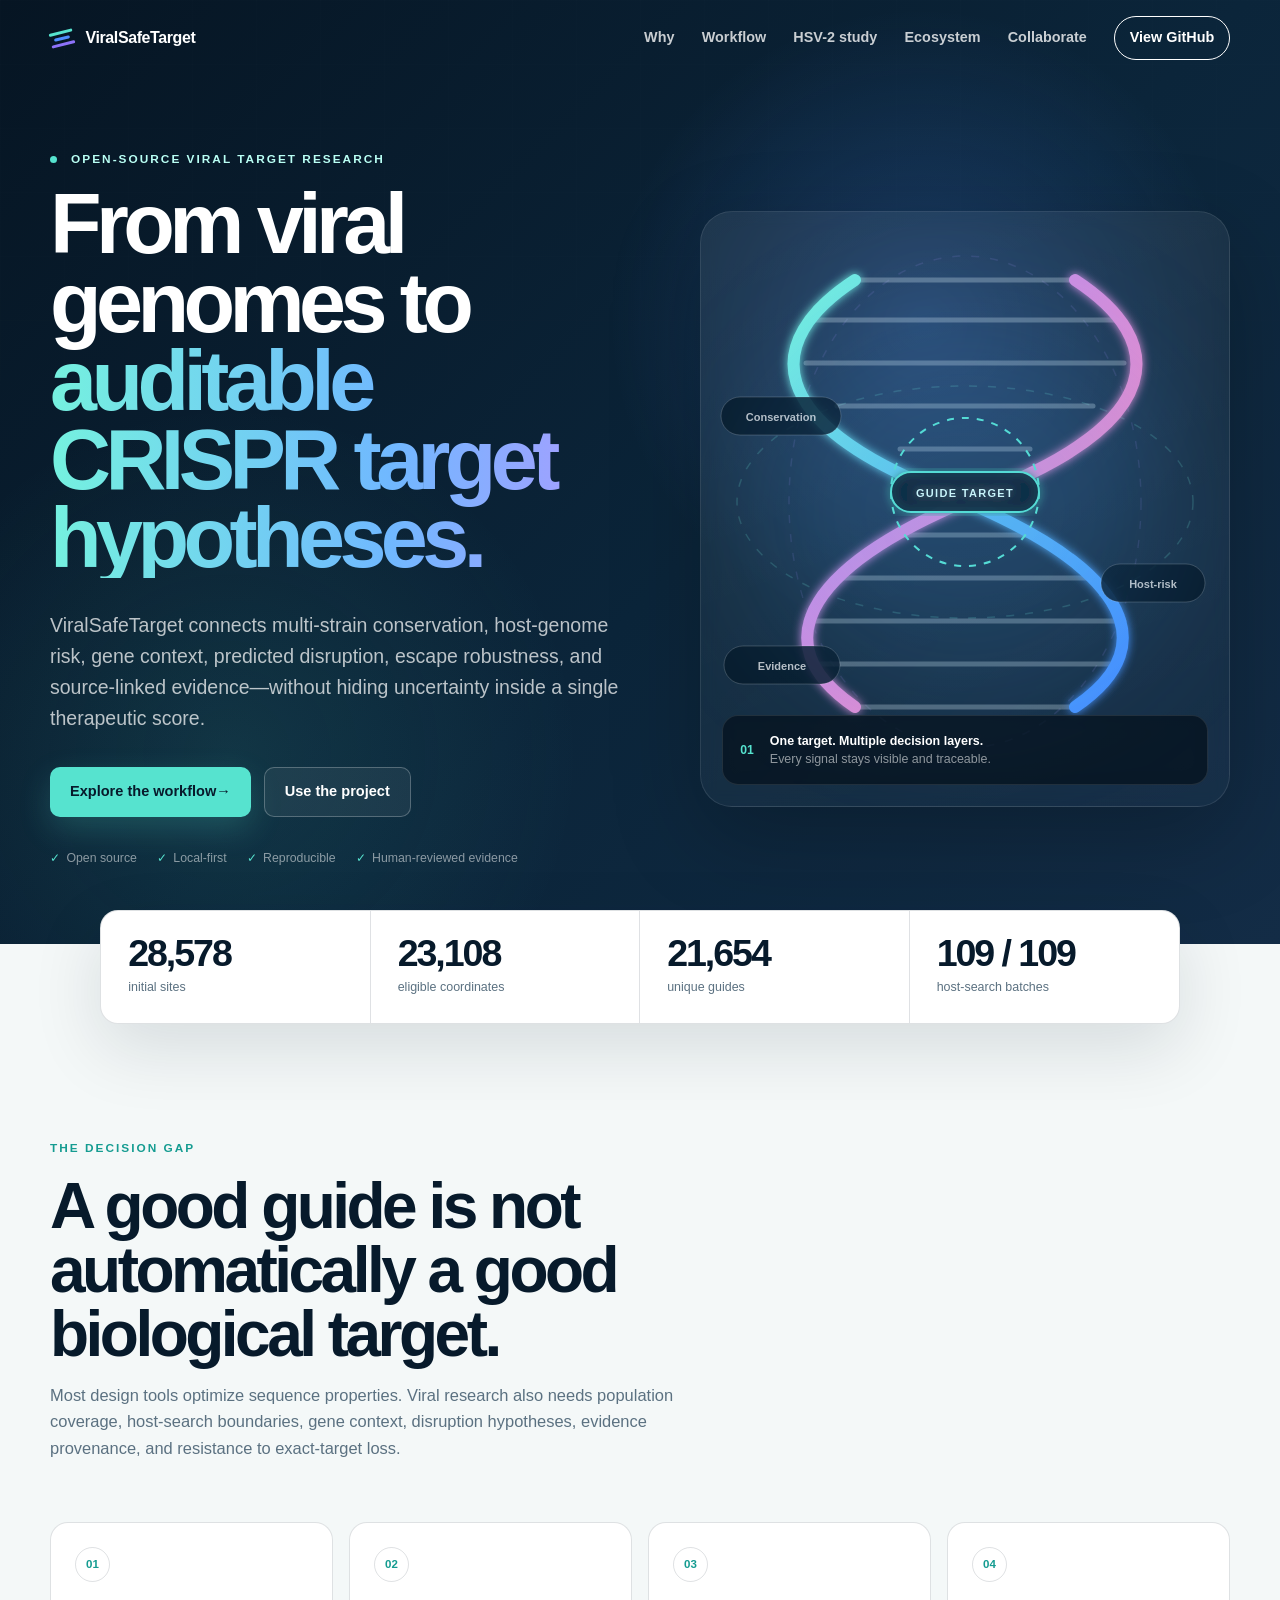
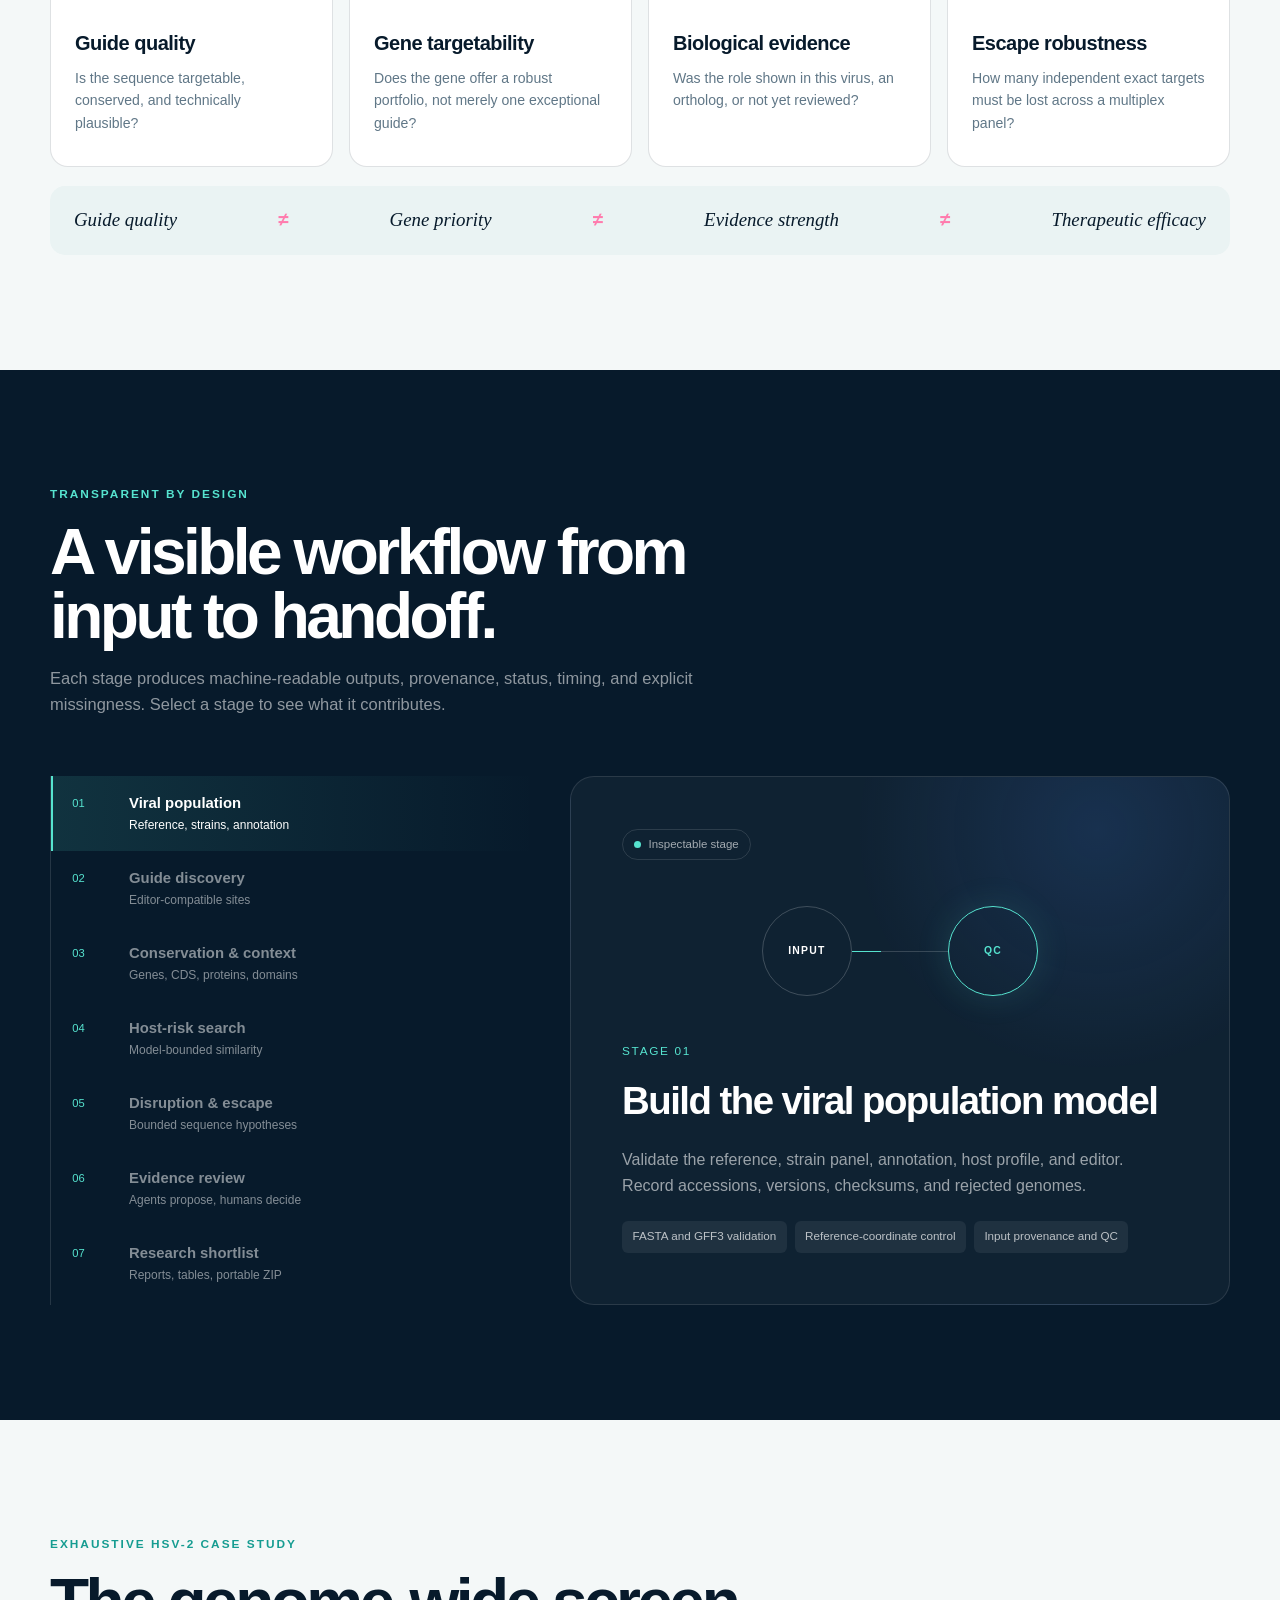
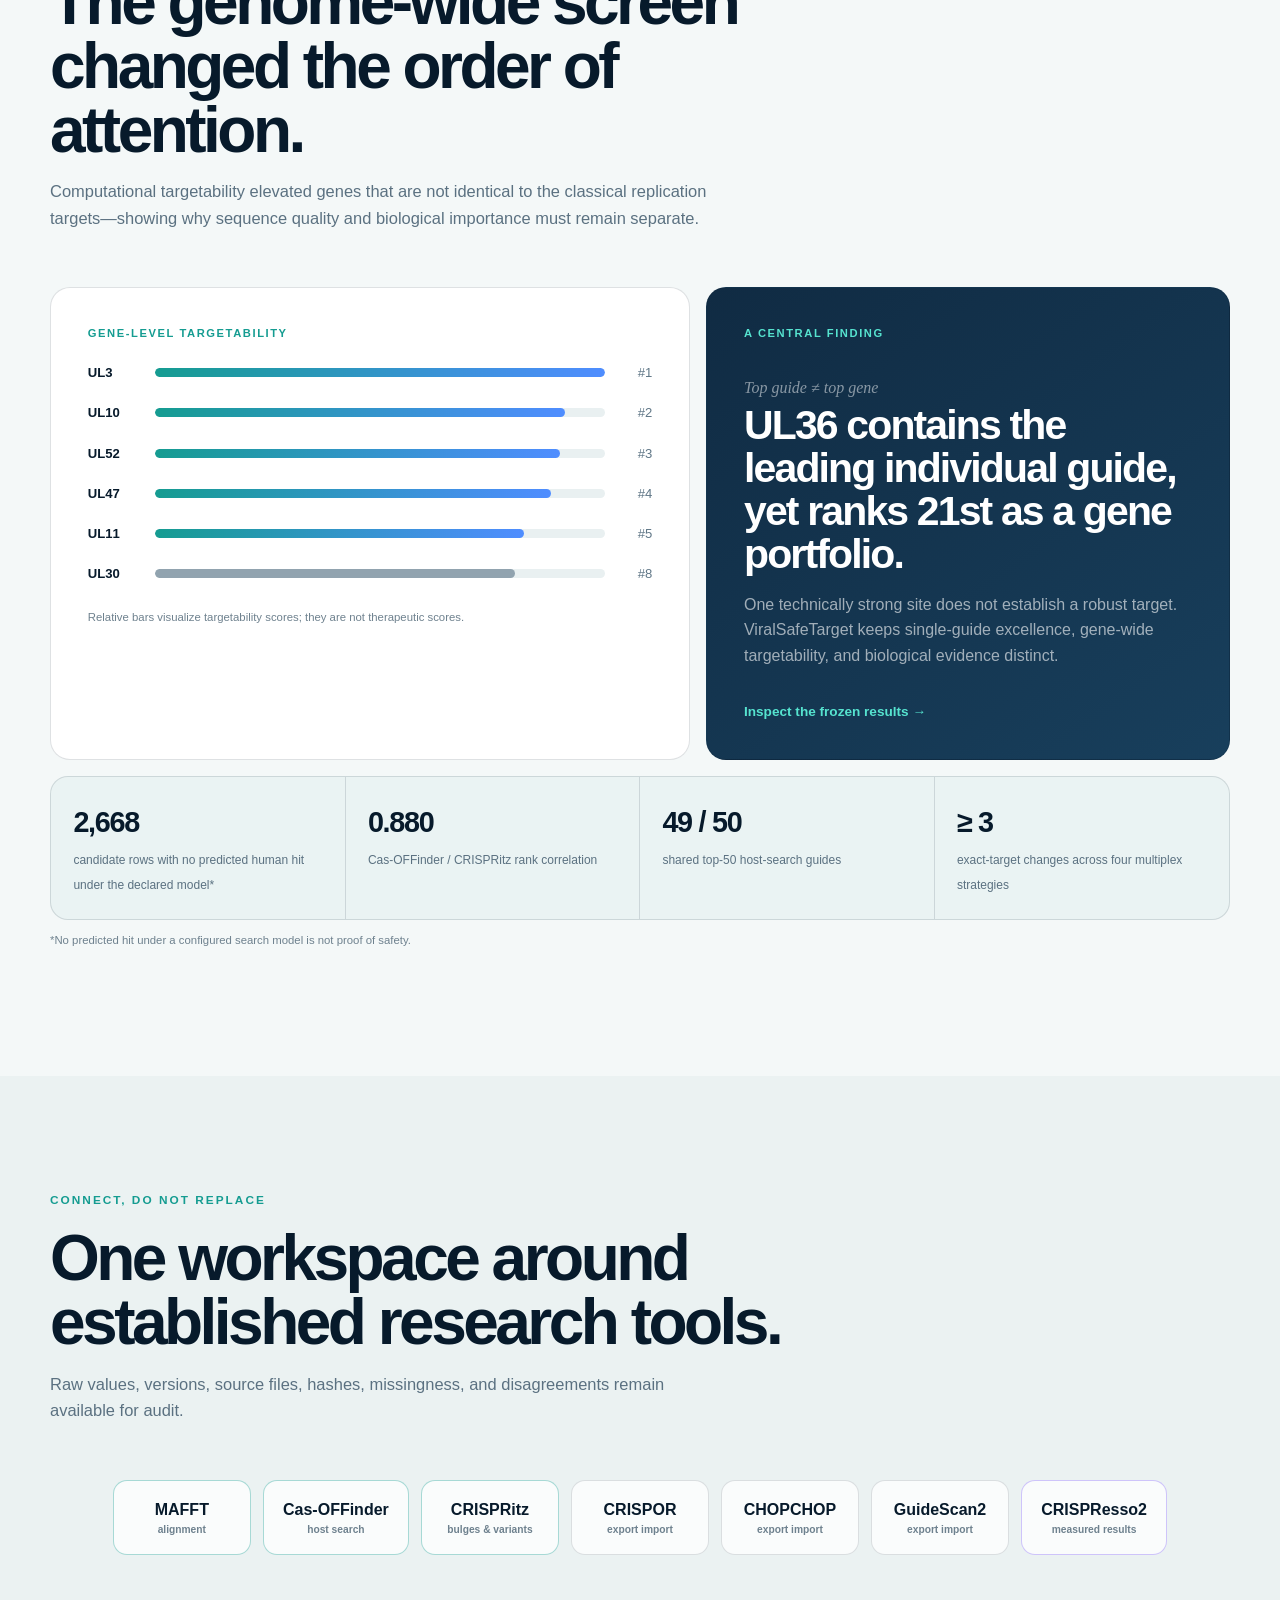
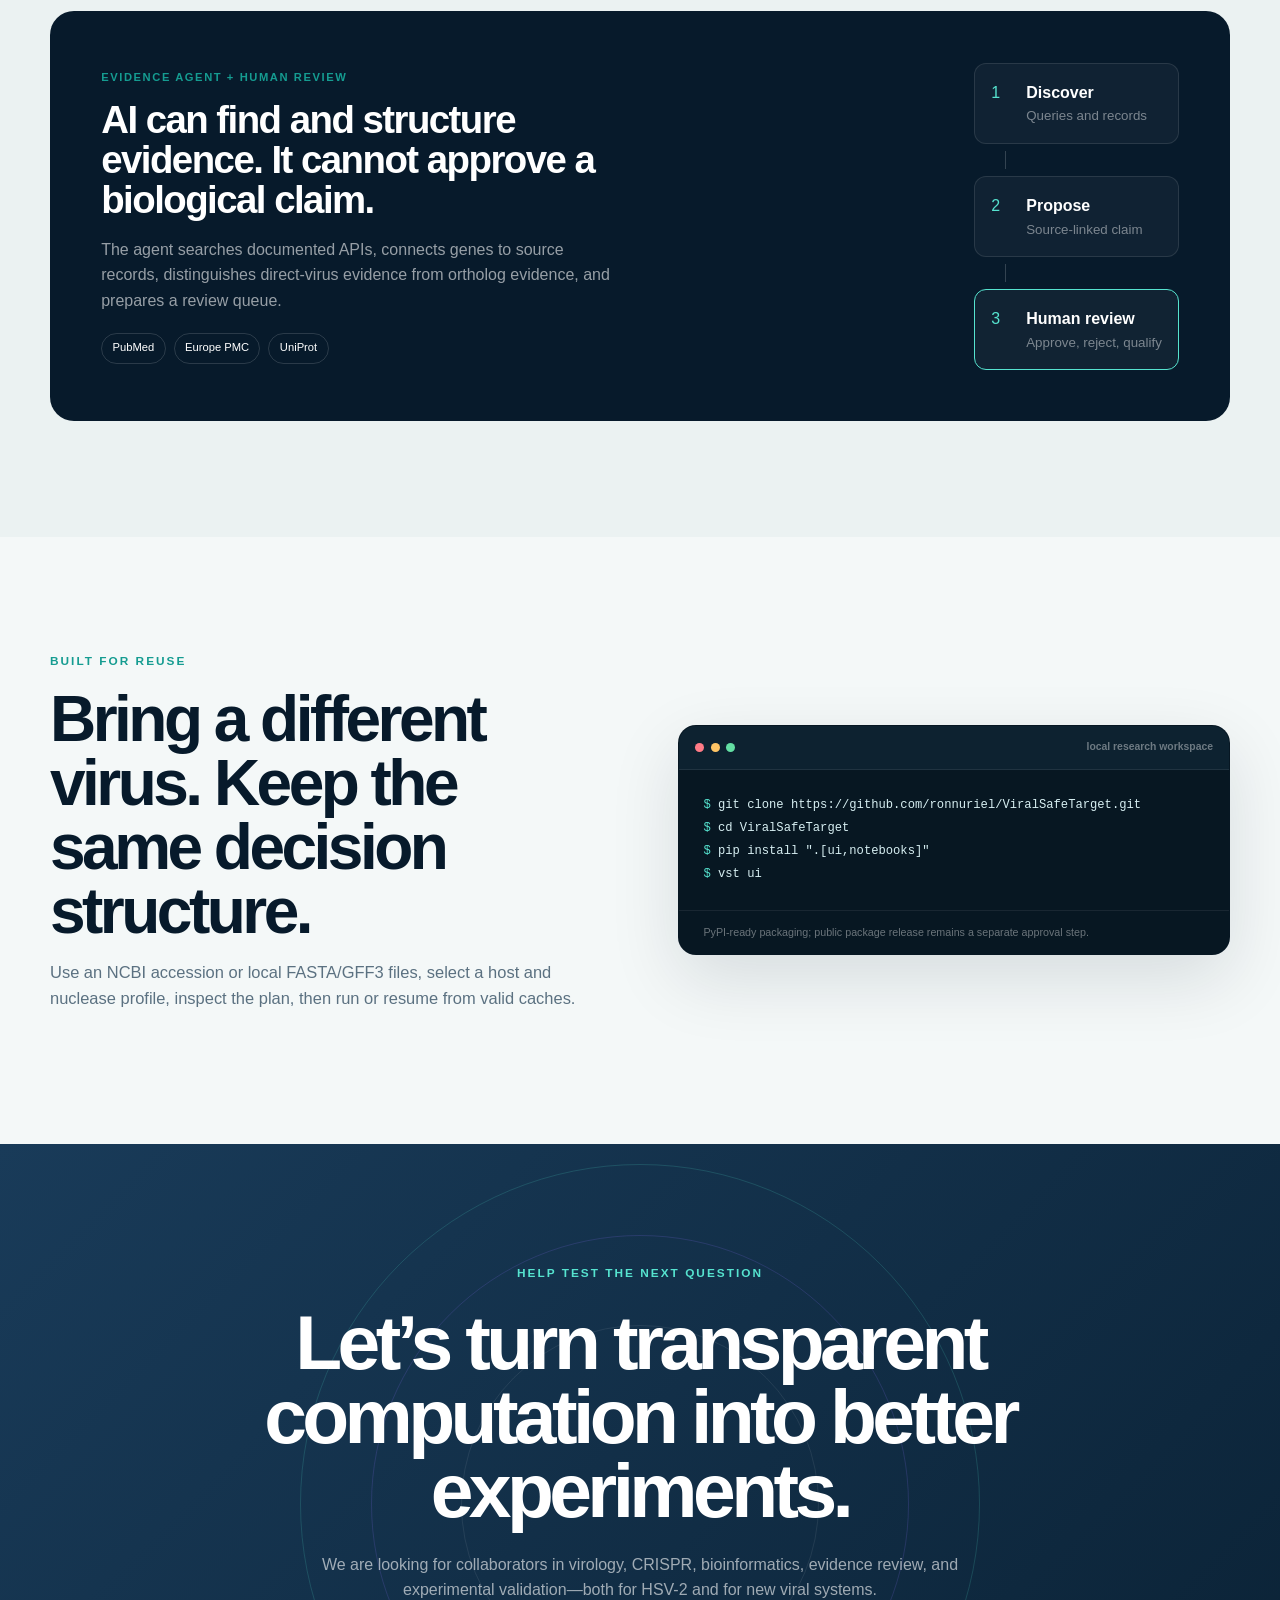
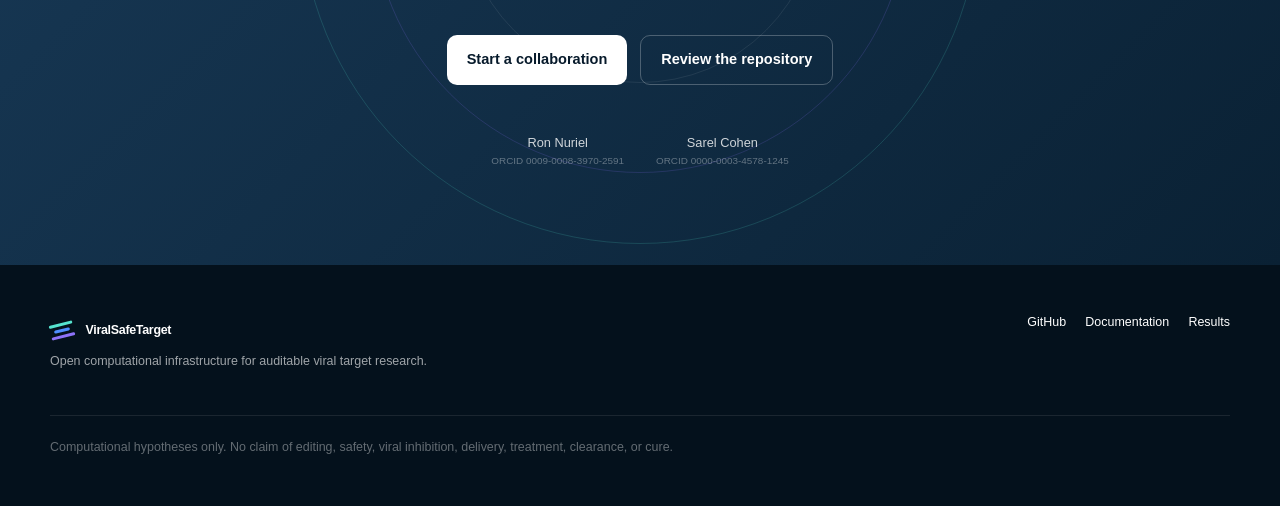
<file: docs/index.html>
<!doctype html>
<html lang="en">
<head>
  <meta charset="utf-8">
  <meta name="viewport" content="width=device-width, initial-scale=1">
  <meta name="description" content="ViralSafeTarget is an open, virus-first platform for auditable CRISPR target prioritization across viral populations.">
  <meta name="theme-color" content="#071a2b">
  <meta property="og:title" content="ViralSafeTarget — virus-first CRISPR target intelligence">
  <meta property="og:description" content="From viral genomes to an auditable research shortlist—without hiding uncertainty.">
  <meta property="og:type" content="website">
  <meta property="og:url" content="https://ronnuriel.github.io/ViralSafeTarget/">
  <title>ViralSafeTarget — virus-first CRISPR target intelligence</title>
  <link rel="icon" href="assets/landing/favicon.svg" type="image/svg+xml">
  <link rel="stylesheet" href="assets/landing/styles.css">
</head>
<body>
  <a class="skip-link" href="#main">Skip to content</a>

  <header class="site-header" data-header>
    <a class="brand" href="#top" aria-label="ViralSafeTarget home">
      <span class="brand-mark" aria-hidden="true">
        <span></span><span></span><span></span>
      </span>
      <span>ViralSafeTarget</span>
    </a>
    <button class="menu-button" type="button" aria-expanded="false" aria-controls="site-nav">
      <span></span><span></span><span></span><span class="sr-only">Open navigation</span>
    </button>
    <nav id="site-nav" class="site-nav" aria-label="Primary navigation">
      <a href="#why">Why</a>
      <a href="#workflow">Workflow</a>
      <a href="#results">HSV-2 study</a>
      <a href="#ecosystem">Ecosystem</a>
      <a href="#collaborate">Collaborate</a>
      <a class="nav-cta" href="https://github.com/ronnuriel/ViralSafeTarget">View GitHub</a>
    </nav>
  </header>

  <main id="main">
    <section id="top" class="hero section-shell">
      <div class="hero-copy reveal">
        <div class="eyebrow"><span class="pulse-dot"></span> Open-source viral target research</div>
        <h1>From viral genomes to <span>auditable CRISPR target hypotheses.</span></h1>
        <p class="hero-lede">ViralSafeTarget connects multi-strain conservation, host-genome risk,
          gene context, predicted disruption, escape robustness, and source-linked evidence—without
          hiding uncertainty inside a single therapeutic score.</p>
        <div class="hero-actions">
          <a class="button button-primary" href="#workflow">Explore the workflow <span aria-hidden="true">→</span></a>
          <a class="button button-secondary" href="https://github.com/ronnuriel/ViralSafeTarget">Use the project</a>
        </div>
        <div class="trust-row" aria-label="Project qualities">
          <span>Open source</span><span>Local-first</span><span>Reproducible</span><span>Human-reviewed evidence</span>
        </div>
      </div>

      <div class="helix-card reveal" aria-label="Animated DNA target discovery illustration">
        <div class="helix-glow"></div>
        <svg class="helix" viewBox="0 0 520 580" role="img" aria-labelledby="helix-title helix-desc">
          <title id="helix-title">A stylized animated DNA helix</title>
          <desc id="helix-desc">Two DNA strands with a highlighted guide target and transparent analysis layers.</desc>
          <defs>
            <linearGradient id="strandA" x1="0" y1="0" x2="1" y2="1">
              <stop offset="0" stop-color="#75f1df"/><stop offset="1" stop-color="#438cff"/>
            </linearGradient>
            <linearGradient id="strandB" x1="0" y1="0" x2="1" y2="1">
              <stop offset="0" stop-color="#a890ff"/><stop offset="1" stop-color="#ff8ab7"/>
            </linearGradient>
            <filter id="softGlow"><feGaussianBlur stdDeviation="5" result="blur"/><feMerge><feMergeNode in="blur"/><feMergeNode in="SourceGraphic"/></feMerge></filter>
          </defs>
          <g class="orbit orbit-one"><ellipse cx="260" cy="290" rx="228" ry="116"/></g>
          <g class="orbit orbit-two"><ellipse cx="260" cy="290" rx="176" ry="246"/></g>
          <g class="dna-rungs" stroke-linecap="round">
            <line x1="150" y1="68" x2="370" y2="68"/><line x1="111" y1="108" x2="409" y2="108"/>
            <line x1="101" y1="151" x2="419" y2="151"/><line x1="132" y1="194" x2="388" y2="194"/>
            <line x1="195" y1="237" x2="325" y2="237"/><line class="target-rung" x1="237" y1="280" x2="283" y2="280"/>
            <line x1="195" y1="323" x2="325" y2="323"/><line x1="132" y1="366" x2="388" y2="366"/>
            <line x1="101" y1="409" x2="419" y2="409"/><line x1="111" y1="452" x2="409" y2="452"/>
            <line x1="150" y1="495" x2="370" y2="495"/>
          </g>
          <path class="strand strand-a" d="M150 68 C55 130 60 210 237 280 C415 350 466 430 370 495"/>
          <path class="strand strand-b" d="M370 68 C465 130 460 210 283 280 C105 350 54 430 150 495"/>
          <g class="guide-target" filter="url(#softGlow)">
            <rect x="186" y="260" width="148" height="40" rx="20"/>
            <text x="260" y="285" text-anchor="middle">GUIDE TARGET</text>
          </g>
          <g class="scan-ring"><circle cx="260" cy="280" r="74"/></g>
          <g class="data-tag tag-a"><rect width="120" height="38" rx="19"/><text x="60" y="24" text-anchor="middle">Conservation</text></g>
          <g class="data-tag tag-b"><rect width="104" height="38" rx="19"/><text x="52" y="24" text-anchor="middle">Host-risk</text></g>
          <g class="data-tag tag-c"><rect width="116" height="38" rx="19"/><text x="58" y="24" text-anchor="middle">Evidence</text></g>
        </svg>
        <div class="helix-caption">
          <span class="caption-index">01</span>
          <p><strong>One target. Multiple decision layers.</strong><br>Every signal stays visible and traceable.</p>
        </div>
      </div>
    </section>

    <section class="metric-band" aria-label="HSV-2 case study metrics">
      <div class="metric" data-count="28578"><strong>28,578</strong><span>initial sites</span></div>
      <div class="metric" data-count="23108"><strong>23,108</strong><span>eligible coordinates</span></div>
      <div class="metric" data-count="21654"><strong>21,654</strong><span>unique guides</span></div>
      <div class="metric"><strong>109 / 109</strong><span>host-search batches</span></div>
    </section>

    <section id="why" class="content-section section-shell">
      <div class="section-heading reveal">
        <p class="kicker">The decision gap</p>
        <h2>A good guide is not automatically a good biological target.</h2>
        <p>Most design tools optimize sequence properties. Viral research also needs population
          coverage, host-search boundaries, gene context, disruption hypotheses, evidence provenance,
          and resistance to exact-target loss.</p>
      </div>
      <div class="principle-grid">
        <article class="principle-card reveal"><span>01</span><h3>Guide quality</h3><p>Is the sequence targetable, conserved, and technically plausible?</p></article>
        <article class="principle-card reveal"><span>02</span><h3>Gene targetability</h3><p>Does the gene offer a robust portfolio, not merely one exceptional guide?</p></article>
        <article class="principle-card reveal"><span>03</span><h3>Biological evidence</h3><p>Was the role shown in this virus, an ortholog, or not yet reviewed?</p></article>
        <article class="principle-card reveal"><span>04</span><h3>Escape robustness</h3><p>How many independent exact targets must be lost across a multiplex panel?</p></article>
      </div>
      <div class="equation reveal" aria-label="Core project principle">
        <span>Guide quality</span><b>≠</b><span>Gene priority</span><b>≠</b><span>Evidence strength</span><b>≠</b><span>Therapeutic efficacy</span>
      </div>
    </section>

    <section id="workflow" class="content-section workflow-section">
      <div class="section-shell">
        <div class="section-heading inverse reveal">
          <p class="kicker">Transparent by design</p>
          <h2>A visible workflow from input to handoff.</h2>
          <p>Each stage produces machine-readable outputs, provenance, status, timing, and explicit
            missingness. Select a stage to see what it contributes.</p>
        </div>
        <div class="workflow-layout">
          <div class="workflow-rail" role="tablist" aria-label="Research workflow">
            <button class="workflow-step active" role="tab" aria-selected="true" data-step="0"><span>01</span><b>Viral population</b><small>Reference, strains, annotation</small></button>
            <button class="workflow-step" role="tab" aria-selected="false" data-step="1"><span>02</span><b>Guide discovery</b><small>Editor-compatible sites</small></button>
            <button class="workflow-step" role="tab" aria-selected="false" data-step="2"><span>03</span><b>Conservation & context</b><small>Genes, CDS, proteins, domains</small></button>
            <button class="workflow-step" role="tab" aria-selected="false" data-step="3"><span>04</span><b>Host-risk search</b><small>Model-bounded similarity</small></button>
            <button class="workflow-step" role="tab" aria-selected="false" data-step="4"><span>05</span><b>Disruption & escape</b><small>Bounded sequence hypotheses</small></button>
            <button class="workflow-step" role="tab" aria-selected="false" data-step="5"><span>06</span><b>Evidence review</b><small>Agents propose, humans decide</small></button>
            <button class="workflow-step" role="tab" aria-selected="false" data-step="6"><span>07</span><b>Research shortlist</b><small>Reports, tables, portable ZIP</small></button>
          </div>
          <div class="workflow-detail reveal" role="tabpanel" aria-live="polite">
            <div class="workflow-status"><span></span> Inspectable stage</div>
            <div class="workflow-visual" aria-hidden="true"><div class="flow-node">INPUT</div><div class="flow-line"><i></i></div><div class="flow-node accent">QC</div></div>
            <p class="workflow-number">Stage <span data-detail-number>01</span></p>
            <h3 data-detail-title>Build the viral population model</h3>
            <p data-detail-copy>Validate the reference, strain panel, annotation, host profile, and editor. Record accessions, versions, checksums, and rejected genomes.</p>
            <ul data-detail-list><li>FASTA and GFF3 validation</li><li>Reference-coordinate control</li><li>Input provenance and QC</li></ul>
          </div>
        </div>
      </div>
    </section>

    <section id="results" class="content-section section-shell">
      <div class="section-heading reveal">
        <p class="kicker">Exhaustive HSV-2 case study</p>
        <h2>The genome-wide screen changed the order of attention.</h2>
        <p>Computational targetability elevated genes that are not identical to the classical
          replication targets—showing why sequence quality and biological importance must remain separate.</p>
      </div>
      <div class="results-grid">
        <article class="rank-card reveal">
          <div class="card-label">Gene-level targetability</div>
          <div class="rank-row"><b>UL3</b><div><i style="--width:100%"></i></div><span>#1</span></div>
          <div class="rank-row"><b>UL10</b><div><i style="--width:91%"></i></div><span>#2</span></div>
          <div class="rank-row"><b>UL52</b><div><i style="--width:90%"></i></div><span>#3</span></div>
          <div class="rank-row"><b>UL47</b><div><i style="--width:88%"></i></div><span>#4</span></div>
          <div class="rank-row"><b>UL11</b><div><i style="--width:82%"></i></div><span>#5</span></div>
          <div class="rank-row muted"><b>UL30</b><div><i style="--width:80%"></i></div><span>#8</span></div>
          <p class="chart-note">Relative bars visualize targetability scores; they are not therapeutic scores.</p>
        </article>
        <article class="finding-card reveal">
          <div class="card-label">A central finding</div>
          <p class="finding-kicker">Top guide ≠ top gene</p>
          <h3>UL36 contains the leading individual guide, yet ranks 21st as a gene portfolio.</h3>
          <p>One technically strong site does not establish a robust target. ViralSafeTarget keeps
            single-guide excellence, gene-wide targetability, and biological evidence distinct.</p>
          <a href="https://github.com/ronnuriel/ViralSafeTarget/tree/main/reports/hsv2_genome_wide_exhaustive">Inspect the frozen results <span>→</span></a>
        </article>
      </div>
      <div class="evidence-strip reveal">
        <div><strong>2,668</strong><span>candidate rows with no predicted human hit under the declared model*</span></div>
        <div><strong>0.880</strong><span>Cas-OFFinder / CRISPRitz rank correlation</span></div>
        <div><strong>49 / 50</strong><span>shared top-50 host-search guides</span></div>
        <div><strong>≥ 3</strong><span>exact-target changes across four multiplex strategies</span></div>
      </div>
      <p class="footnote">*No predicted hit under a configured search model is not proof of safety.</p>
    </section>

    <section id="ecosystem" class="content-section ecosystem-section">
      <div class="section-shell">
        <div class="section-heading reveal">
          <p class="kicker">Connect, do not replace</p>
          <h2>One workspace around established research tools.</h2>
          <p>Raw values, versions, source files, hashes, missingness, and disagreements remain available for audit.</p>
        </div>
        <div class="tool-cloud reveal" aria-label="Supported tool ecosystem">
          <span class="native">MAFFT<small>alignment</small></span>
          <span class="native">Cas-OFFinder<small>host search</small></span>
          <span class="native">CRISPRitz<small>bulges & variants</small></span>
          <span>CRISPOR<small>export import</small></span>
          <span>CHOPCHOP<small>export import</small></span>
          <span>GuideScan2<small>export import</small></span>
          <span class="measured">CRISPResso2<small>measured results</small></span>
        </div>
        <div class="agent-panel reveal">
          <div class="agent-copy">
            <div class="card-label">Evidence Agent + human review</div>
            <h3>AI can find and structure evidence. It cannot approve a biological claim.</h3>
            <p>The agent searches documented APIs, connects genes to source records, distinguishes
              direct-virus evidence from ortholog evidence, and prepares a review queue.</p>
            <div class="source-pills"><span>PubMed</span><span>Europe PMC</span><span>UniProt</span></div>
          </div>
          <div class="review-stack" aria-label="Evidence review flow">
            <div><span>1</span><b>Discover</b><small>Queries and records</small></div>
            <i></i><div><span>2</span><b>Propose</b><small>Source-linked claim</small></div>
            <i></i><div class="approved"><span>3</span><b>Human review</b><small>Approve, reject, qualify</small></div>
          </div>
        </div>
      </div>
    </section>

    <section class="content-section use-section section-shell">
      <div class="use-grid">
        <div class="section-heading reveal">
          <p class="kicker">Built for reuse</p>
          <h2>Bring a different virus. Keep the same decision structure.</h2>
          <p>Use an NCBI accession or local FASTA/GFF3 files, select a host and nuclease profile,
            inspect the plan, then run or resume from valid caches.</p>
        </div>
        <div class="terminal reveal" aria-label="Installation commands">
          <div class="terminal-top"><span></span><span></span><span></span><b>local research workspace</b></div>
          <pre><code><em>$</em> git clone https://github.com/ronnuriel/ViralSafeTarget.git
<em>$</em> cd ViralSafeTarget
<em>$</em> pip install ".[ui,notebooks]"
<em>$</em> vst ui</code></pre>
          <div class="terminal-note">PyPI-ready packaging; public package release remains a separate approval step.</div>
        </div>
      </div>
    </section>

    <section id="collaborate" class="cta-section">
      <div class="cta-orbit" aria-hidden="true"></div>
      <div class="cta-content reveal">
        <p class="kicker">Help test the next question</p>
        <h2>Let’s turn transparent computation into better experiments.</h2>
        <p>We are looking for collaborators in virology, CRISPR, bioinformatics, evidence review,
          and experimental validation—both for HSV-2 and for new viral systems.</p>
        <div class="hero-actions centered">
          <a class="button button-light" href="mailto:ron.nuriel01@post.runi.ac.il?subject=ViralSafeTarget%20collaboration">Start a collaboration</a>
          <a class="button button-ghost" href="https://github.com/ronnuriel/ViralSafeTarget">Review the repository</a>
        </div>
        <div class="authors"><span>Ron Nuriel <small>ORCID 0009-0008-3970-2591</small></span><span>Sarel Cohen <small>ORCID 0000-0003-4578-1245</small></span></div>
      </div>
    </section>
  </main>

  <footer class="site-footer">
    <div><a class="brand footer-brand" href="#top"><span class="brand-mark" aria-hidden="true"><span></span><span></span><span></span></span><span>ViralSafeTarget</span></a><p>Open computational infrastructure for auditable viral target research.</p></div>
    <div class="footer-links"><a href="https://github.com/ronnuriel/ViralSafeTarget">GitHub</a><a href="https://github.com/ronnuriel/ViralSafeTarget/blob/main/README.md">Documentation</a><a href="https://github.com/ronnuriel/ViralSafeTarget/tree/main/reports">Results</a></div>
    <p class="boundary">Computational hypotheses only. No claim of editing, safety, viral inhibition, delivery, treatment, clearance, or cure.</p>
  </footer>

  <script src="assets/landing/script.js"></script>
</body>
</html>
</file>
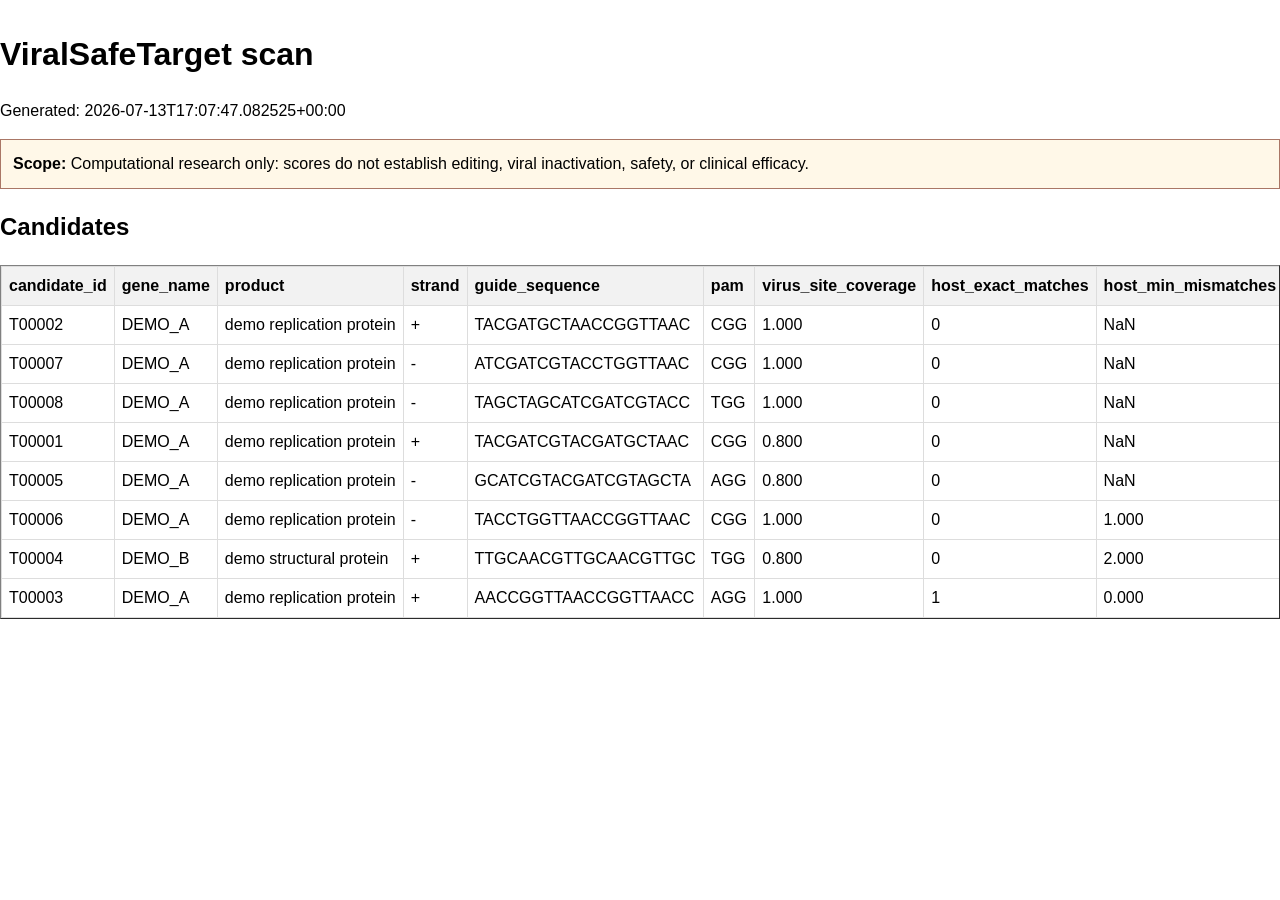
<file: examples/demo_output/report.html>
<!doctype html>
<html lang="en">
<head>
<meta charset="utf-8">
<meta name="viewport" content="width=device-width, initial-scale=1">
<title>ViralSafeTarget scan</title>
<style>
body { font-family: Arial, sans-serif; max-width: 1400px; margin: 30px auto; line-height: 1.5; }
table { border-collapse: collapse; width: 100%; display: block; overflow-x: auto; }
th, td { border: 1px solid #ddd; padding: 7px; text-align: left; white-space: nowrap; }
th { background: #f2f2f2; }
.notice { padding: 12px; border: 1px solid #a76; background: #fff8e8; }
</style>
</head>
<body>
<h1>ViralSafeTarget scan</h1>
<p>Generated: 2026-07-13T17:07:47.082525+00:00</p>
<div class="notice"><strong>Scope:</strong> Computational research only: scores do not establish editing, viral inactivation, safety, or clinical efficacy.</div>
<h2>Candidates</h2>
<table border="1" class="dataframe">
  <thead>
    <tr style="text-align: right;">
      <th>candidate_id</th>
      <th>gene_name</th>
      <th>product</th>
      <th>strand</th>
      <th>guide_sequence</th>
      <th>pam</th>
      <th>virus_site_coverage</th>
      <th>host_exact_matches</th>
      <th>host_min_mismatches</th>
      <th>demo_score</th>
      <th>decision</th>
    </tr>
  </thead>
  <tbody>
    <tr>
      <td>T00002</td>
      <td>DEMO_A</td>
      <td>demo replication protein</td>
      <td>+</td>
      <td>TACGATGCTAACCGGTTAAC</td>
      <td>CGG</td>
      <td>1.000</td>
      <td>0</td>
      <td>NaN</td>
      <td>1.000</td>
      <td>prioritize_for_literature_review</td>
    </tr>
    <tr>
      <td>T00007</td>
      <td>DEMO_A</td>
      <td>demo replication protein</td>
      <td>-</td>
      <td>ATCGATCGTACCTGGTTAAC</td>
      <td>CGG</td>
      <td>1.000</td>
      <td>0</td>
      <td>NaN</td>
      <td>1.000</td>
      <td>prioritize_for_literature_review</td>
    </tr>
    <tr>
      <td>T00008</td>
      <td>DEMO_A</td>
      <td>demo replication protein</td>
      <td>-</td>
      <td>TAGCTAGCATCGATCGTACC</td>
      <td>TGG</td>
      <td>1.000</td>
      <td>0</td>
      <td>NaN</td>
      <td>1.000</td>
      <td>prioritize_for_literature_review</td>
    </tr>
    <tr>
      <td>T00001</td>
      <td>DEMO_A</td>
      <td>demo replication protein</td>
      <td>+</td>
      <td>TACGATCGTACGATGCTAAC</td>
      <td>CGG</td>
      <td>0.800</td>
      <td>0</td>
      <td>NaN</td>
      <td>0.880</td>
      <td>review</td>
    </tr>
    <tr>
      <td>T00005</td>
      <td>DEMO_A</td>
      <td>demo replication protein</td>
      <td>-</td>
      <td>GCATCGTACGATCGTAGCTA</td>
      <td>AGG</td>
      <td>0.800</td>
      <td>0</td>
      <td>NaN</td>
      <td>0.880</td>
      <td>review</td>
    </tr>
    <tr>
      <td>T00006</td>
      <td>DEMO_A</td>
      <td>demo replication protein</td>
      <td>-</td>
      <td>TACCTGGTTAACCGGTTAAC</td>
      <td>CGG</td>
      <td>1.000</td>
      <td>0</td>
      <td>1.000</td>
      <td>0.812</td>
      <td>review</td>
    </tr>
    <tr>
      <td>T00004</td>
      <td>DEMO_B</td>
      <td>demo structural protein</td>
      <td>+</td>
      <td>TTGCAACGTTGCAACGTTGC</td>
      <td>TGG</td>
      <td>0.800</td>
      <td>0</td>
      <td>2.000</td>
      <td>0.755</td>
      <td>review</td>
    </tr>
    <tr>
      <td>T00003</td>
      <td>DEMO_A</td>
      <td>demo replication protein</td>
      <td>+</td>
      <td>AACCGGTTAACCGGTTAACC</td>
      <td>AGG</td>
      <td>1.000</td>
      <td>1</td>
      <td>0.000</td>
      <td>0.750</td>
      <td>reject_demo_exact_host_match</td>
    </tr>
  </tbody>
</table>
</body>
</html>
</file>
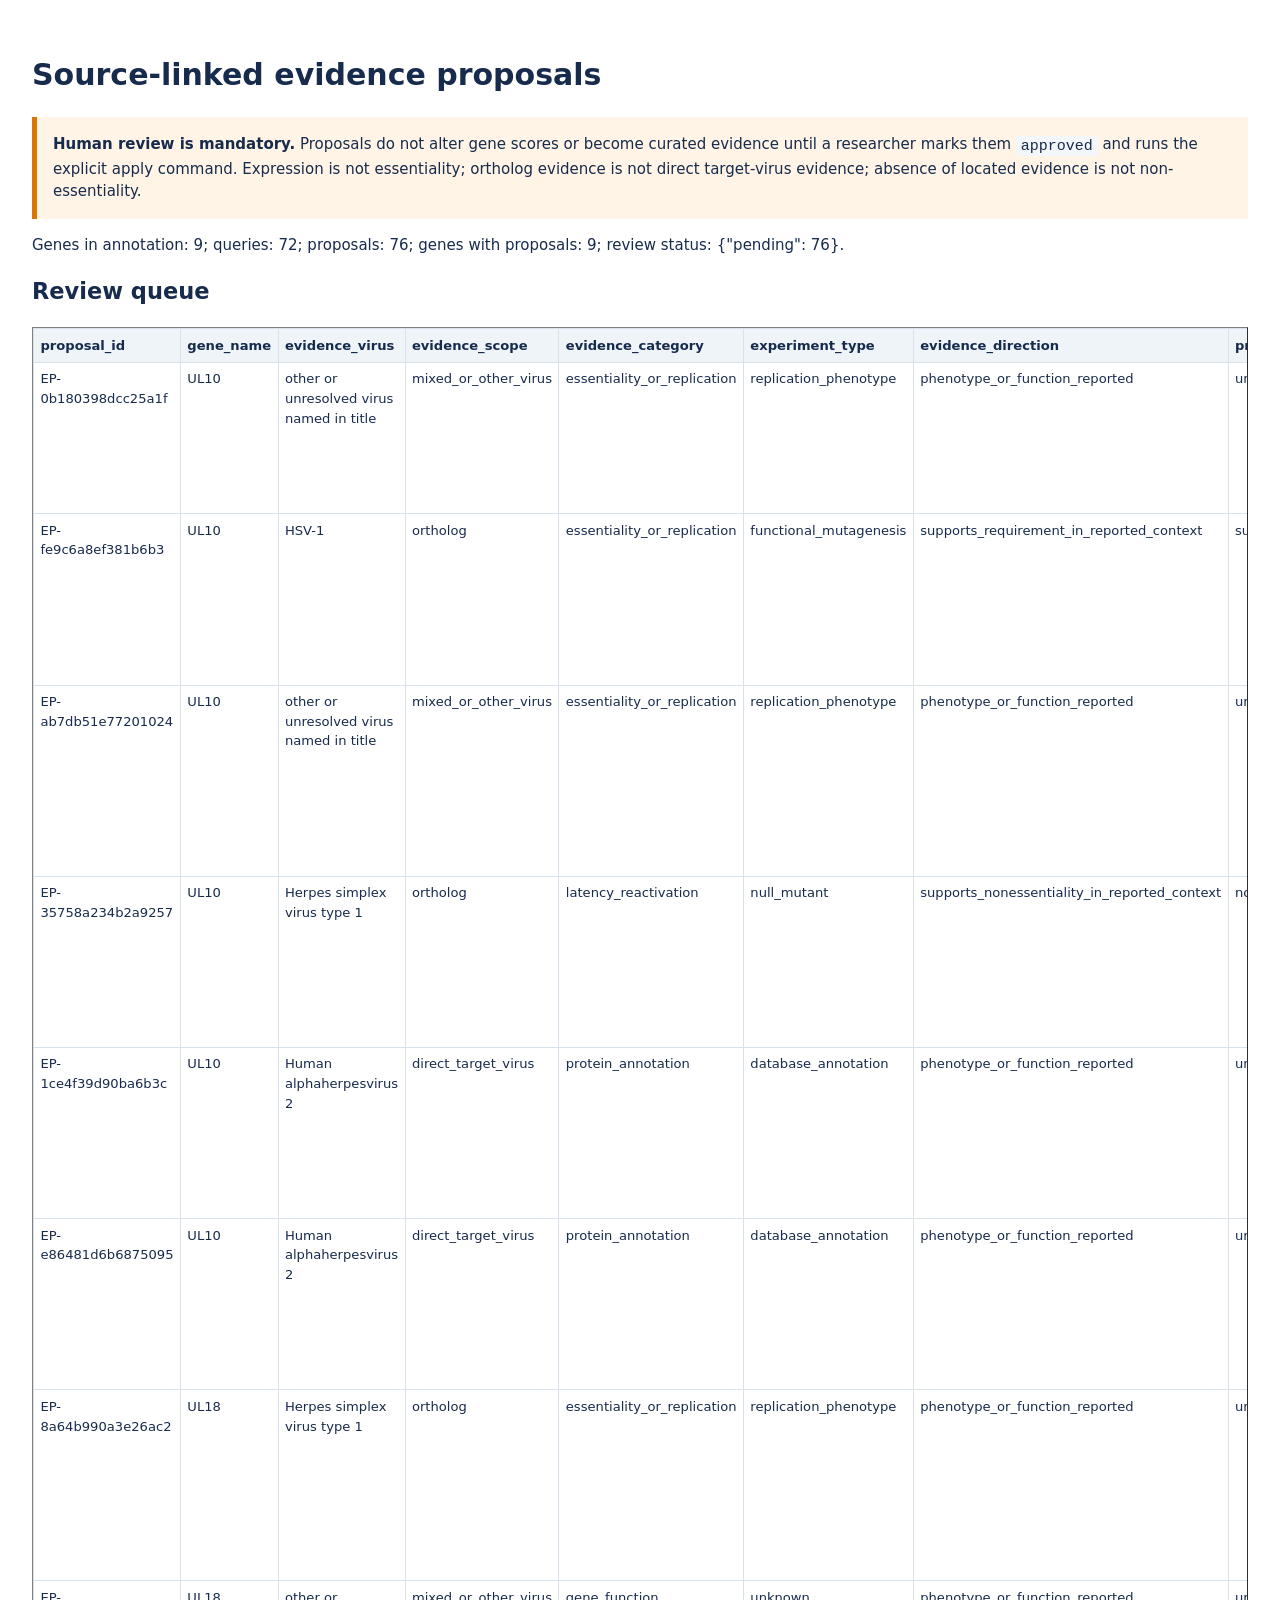
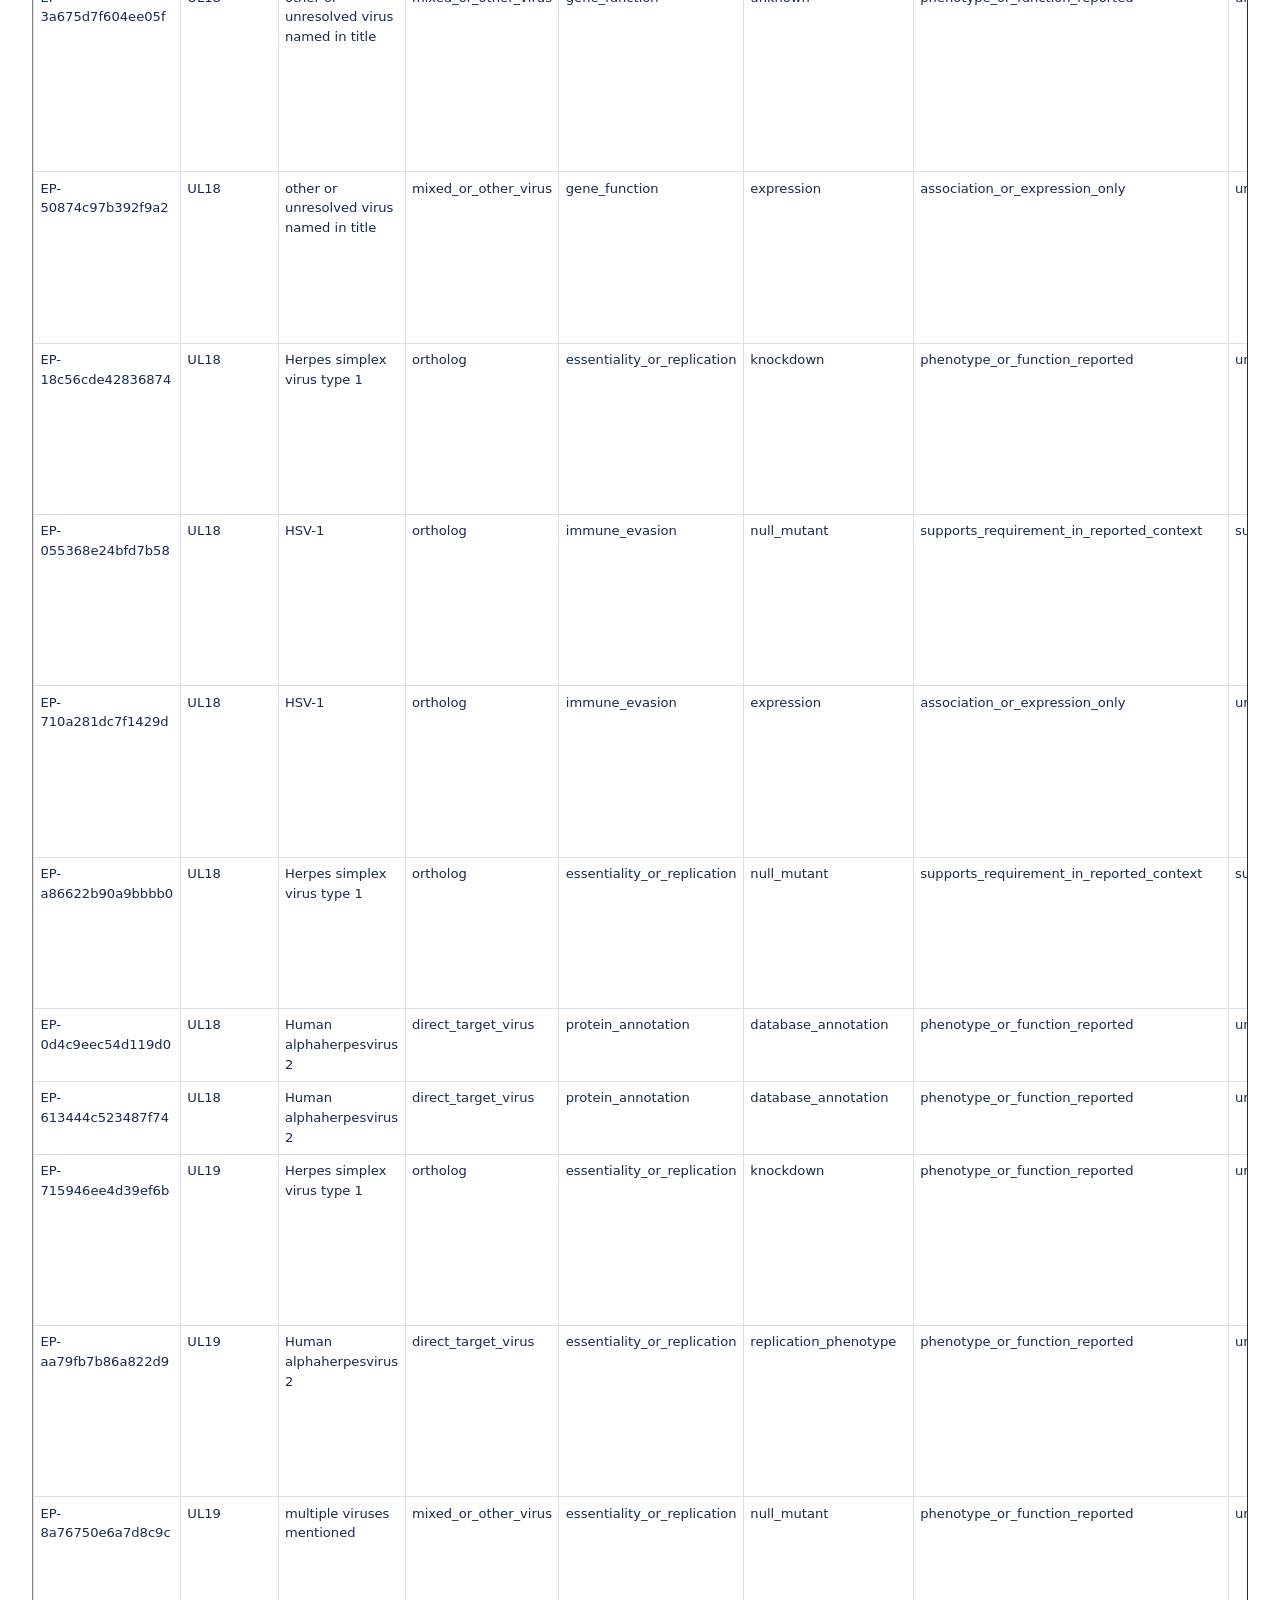
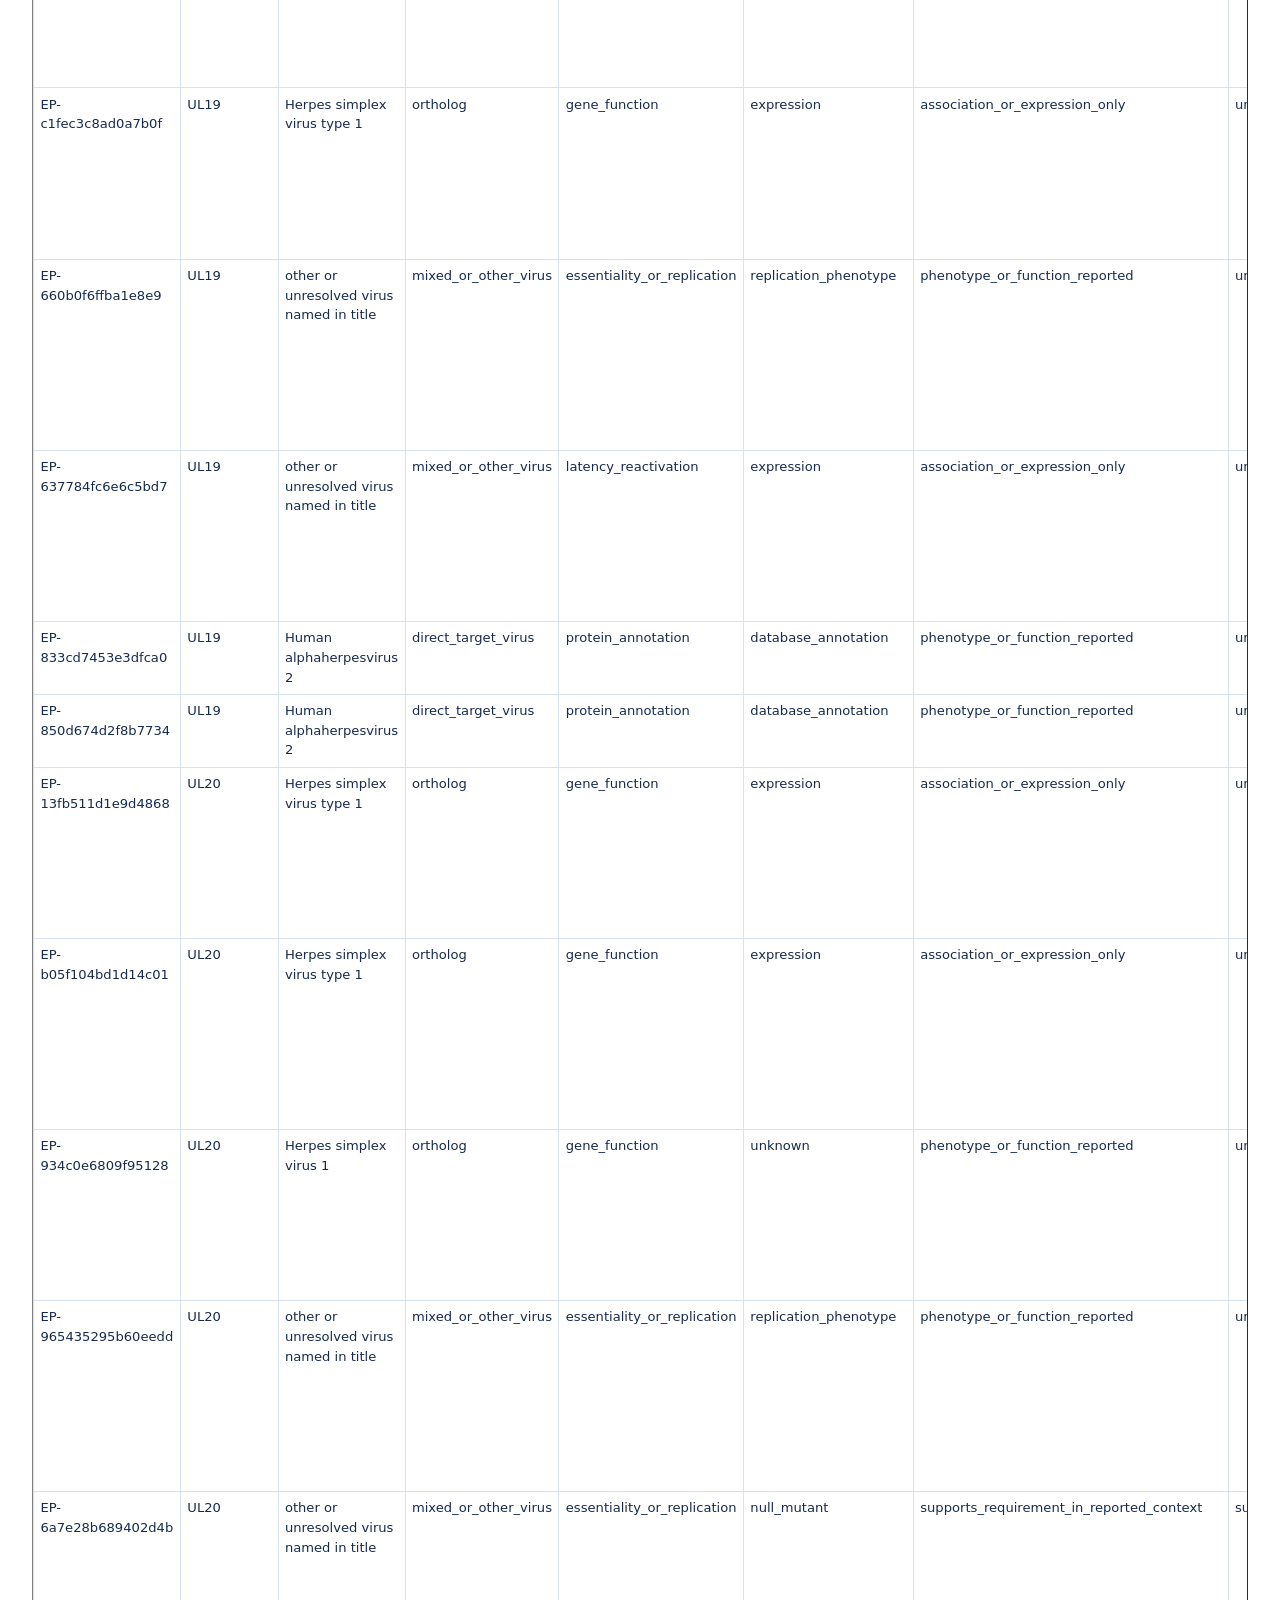
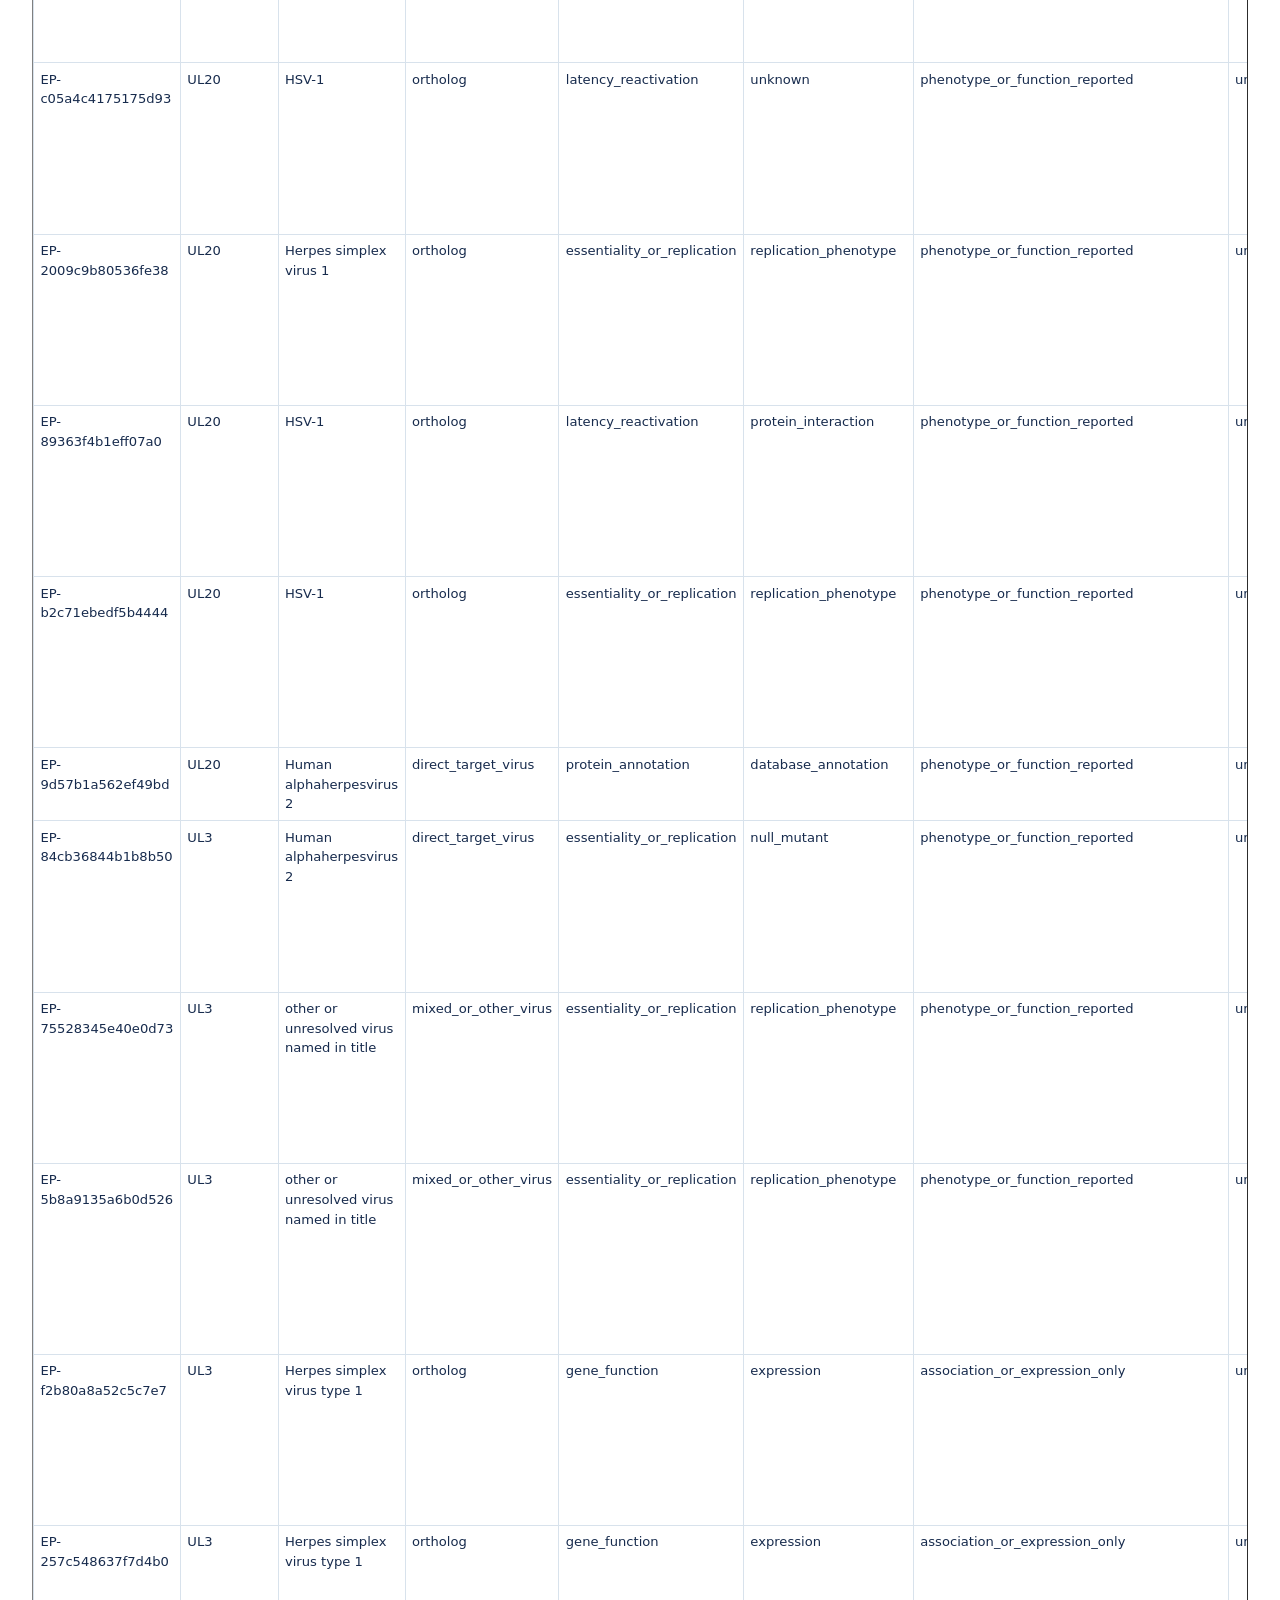
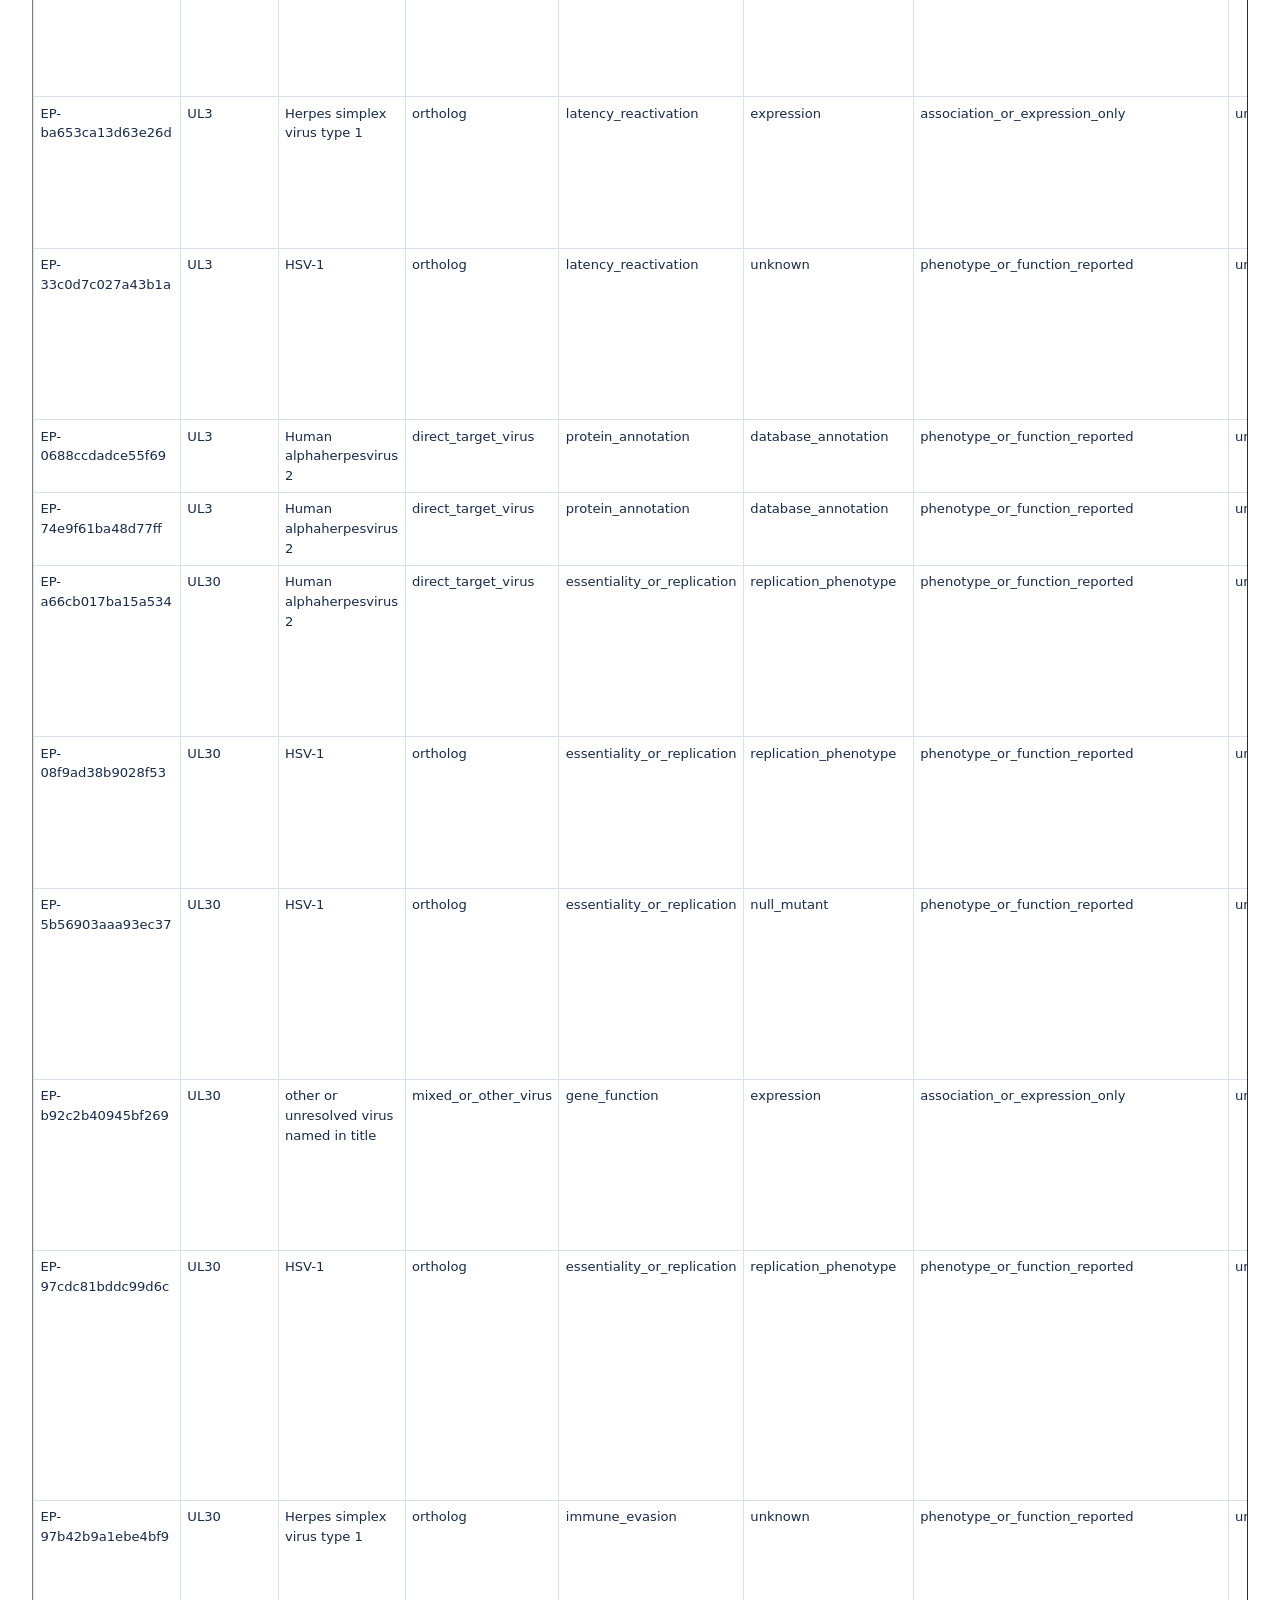
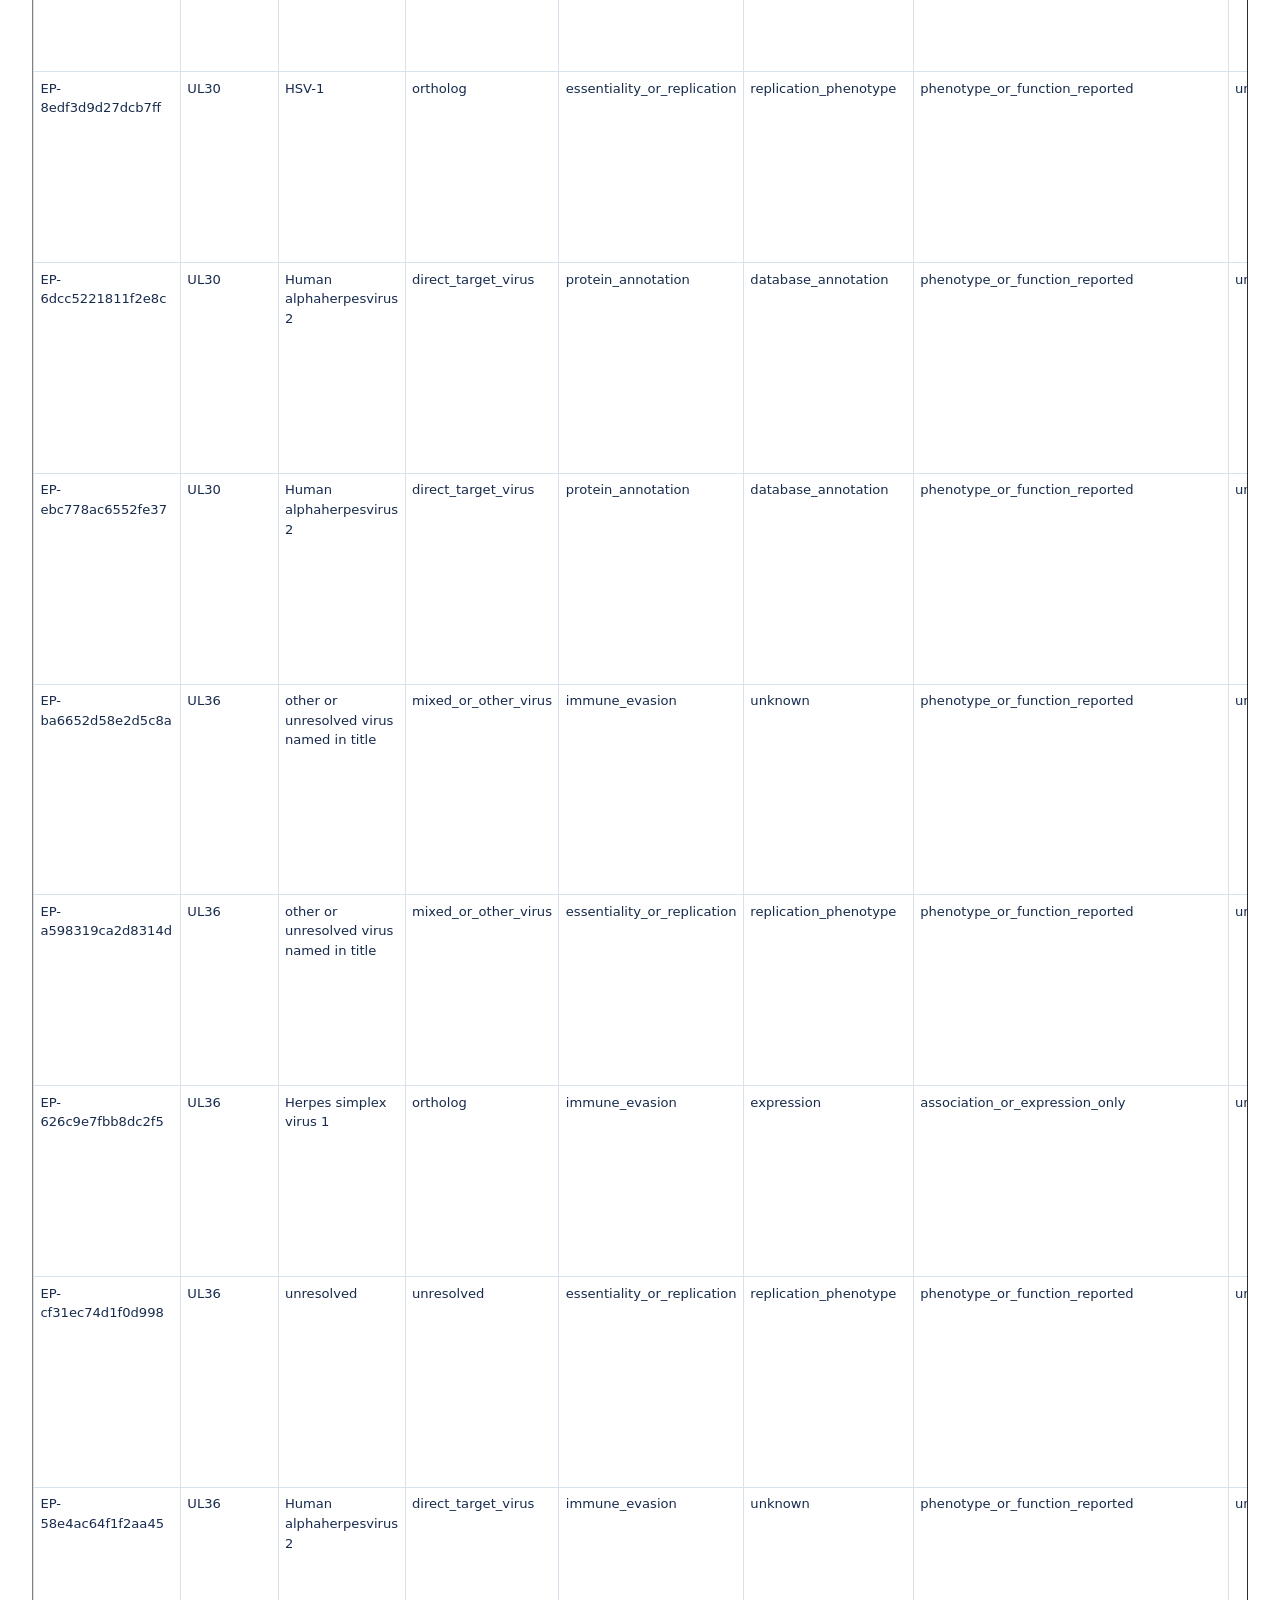
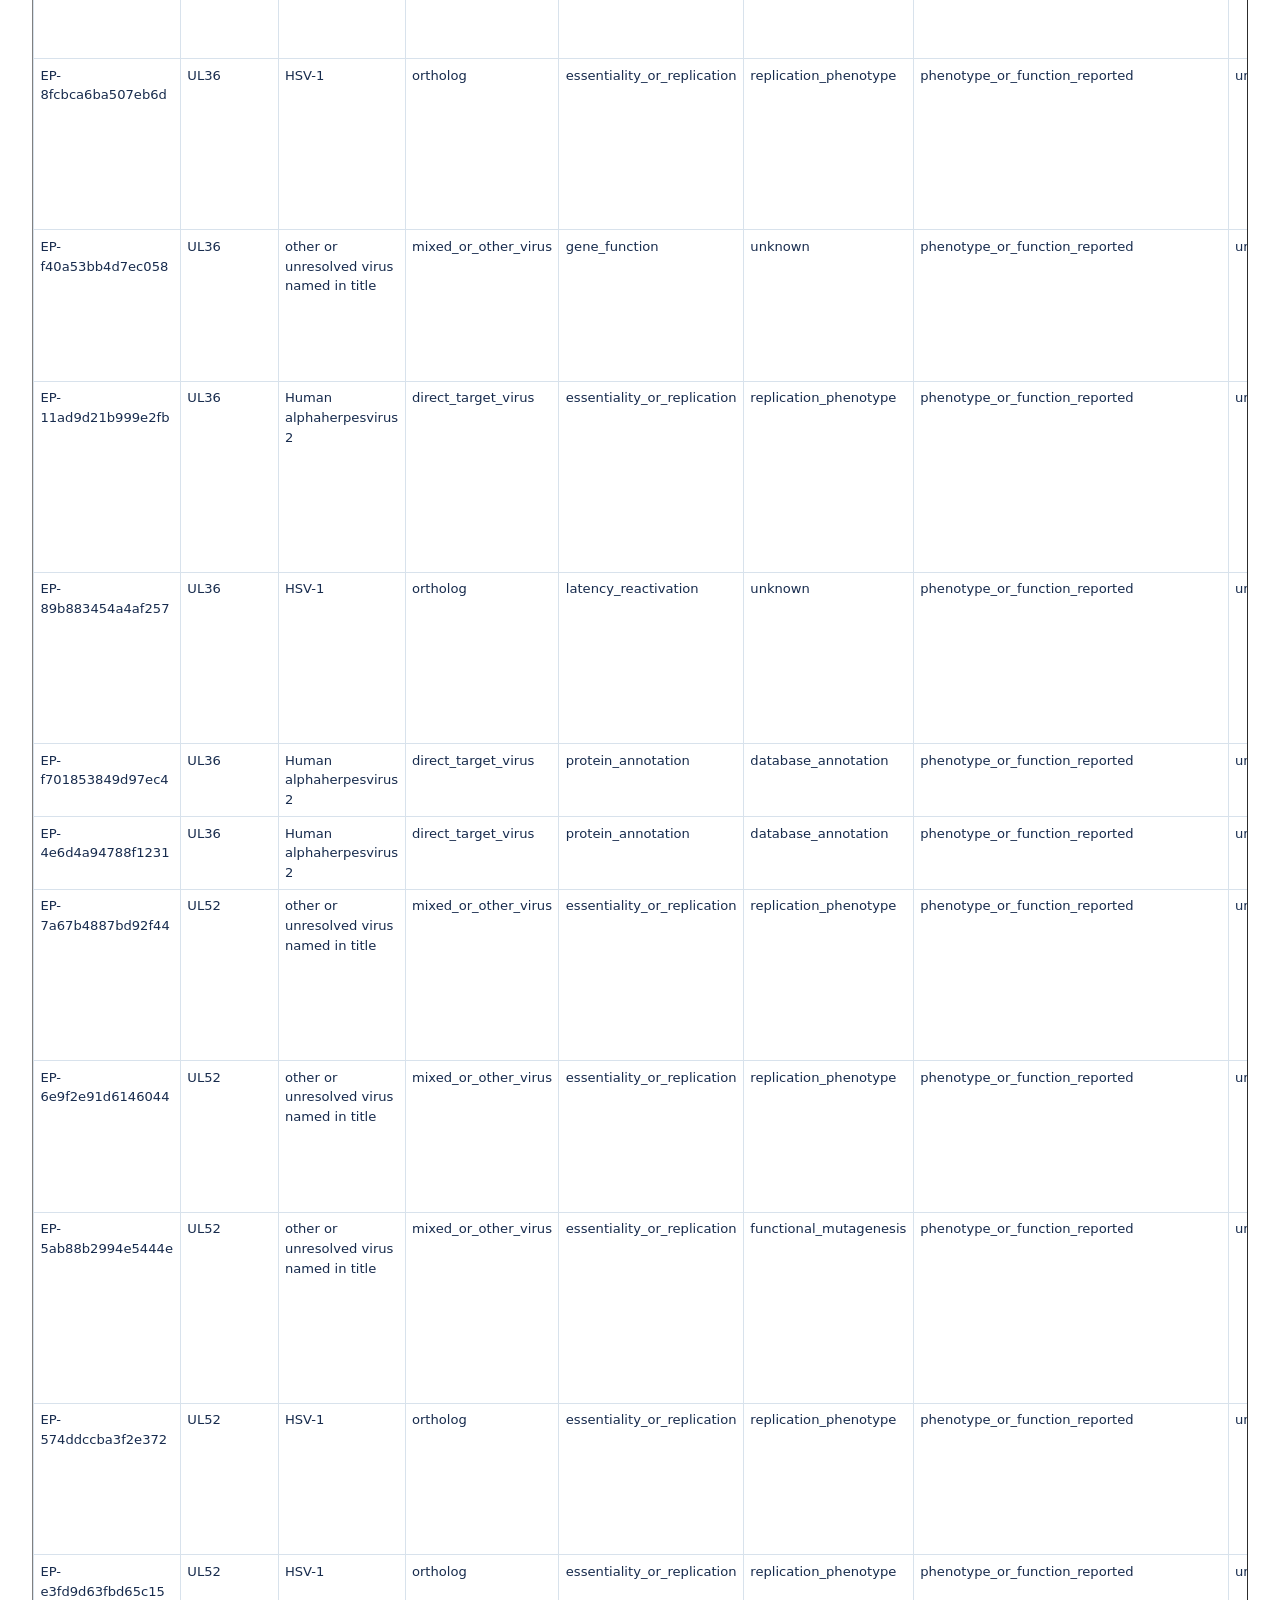
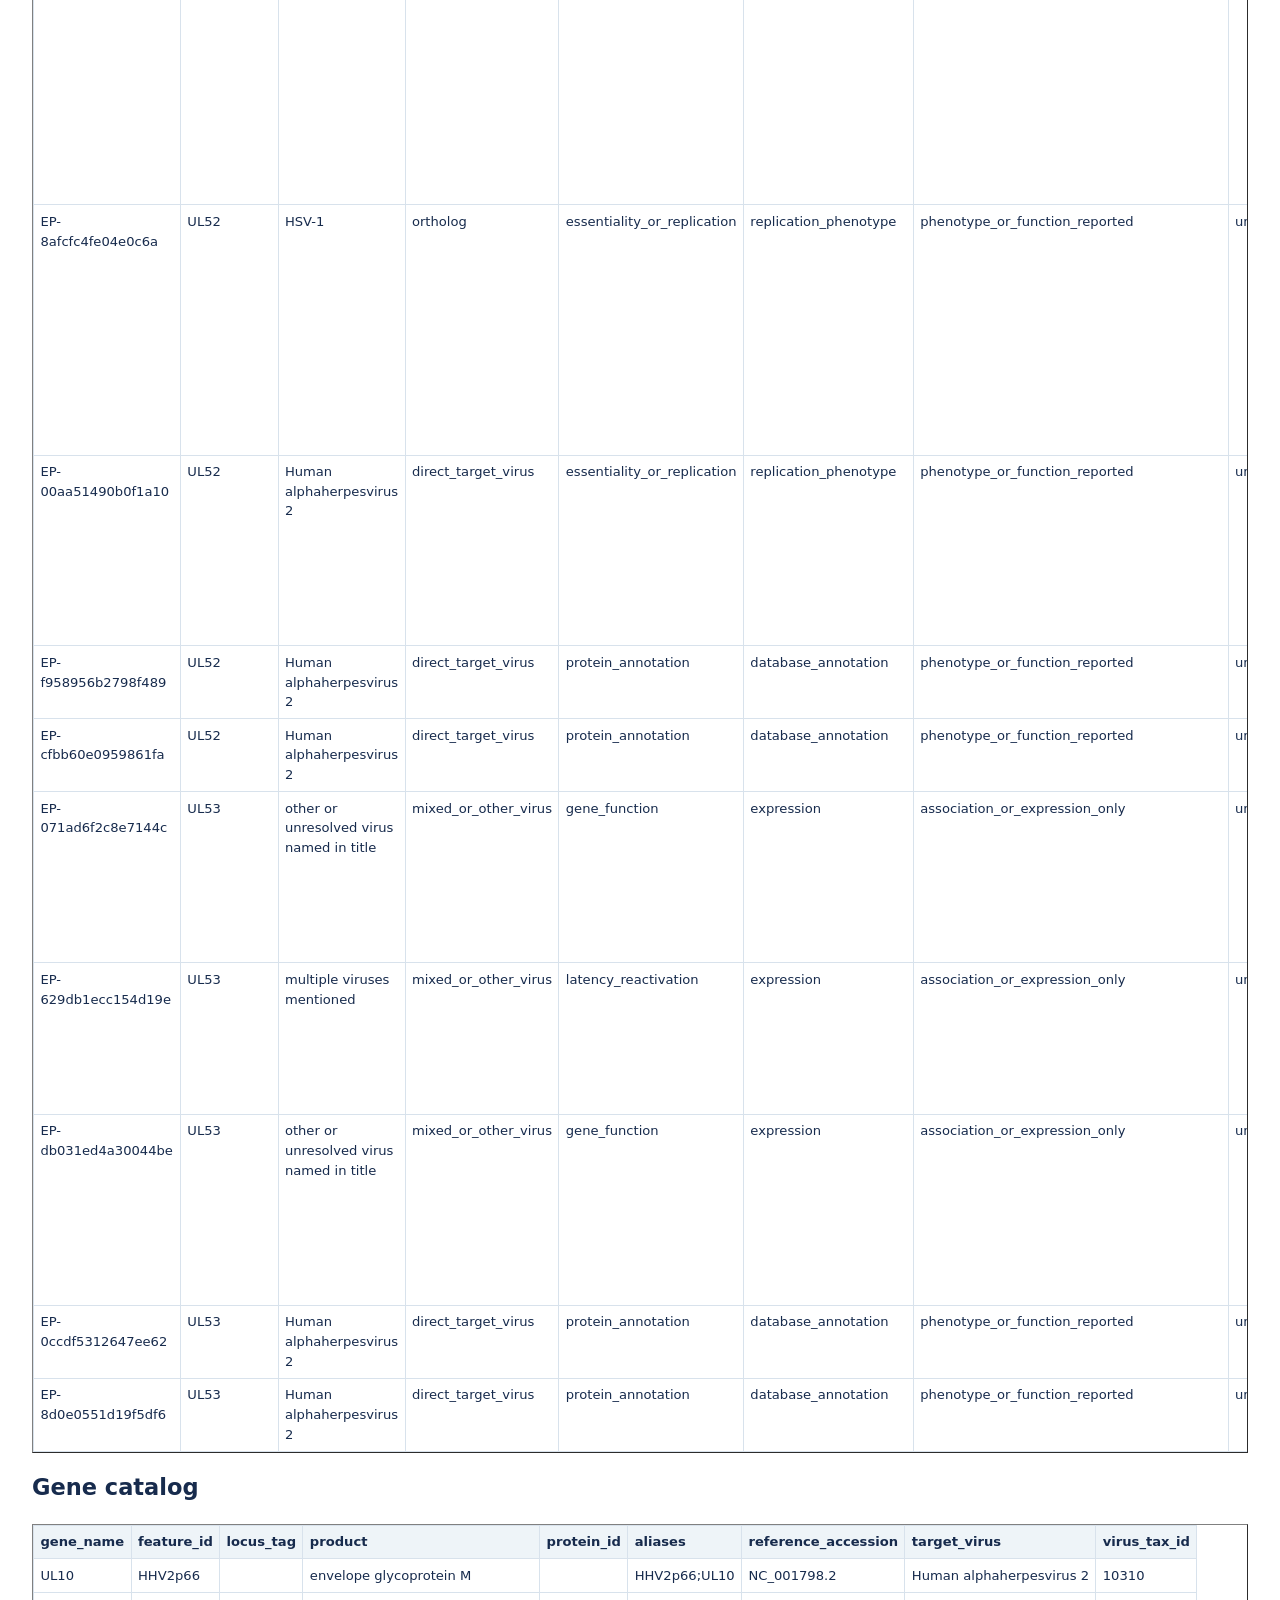
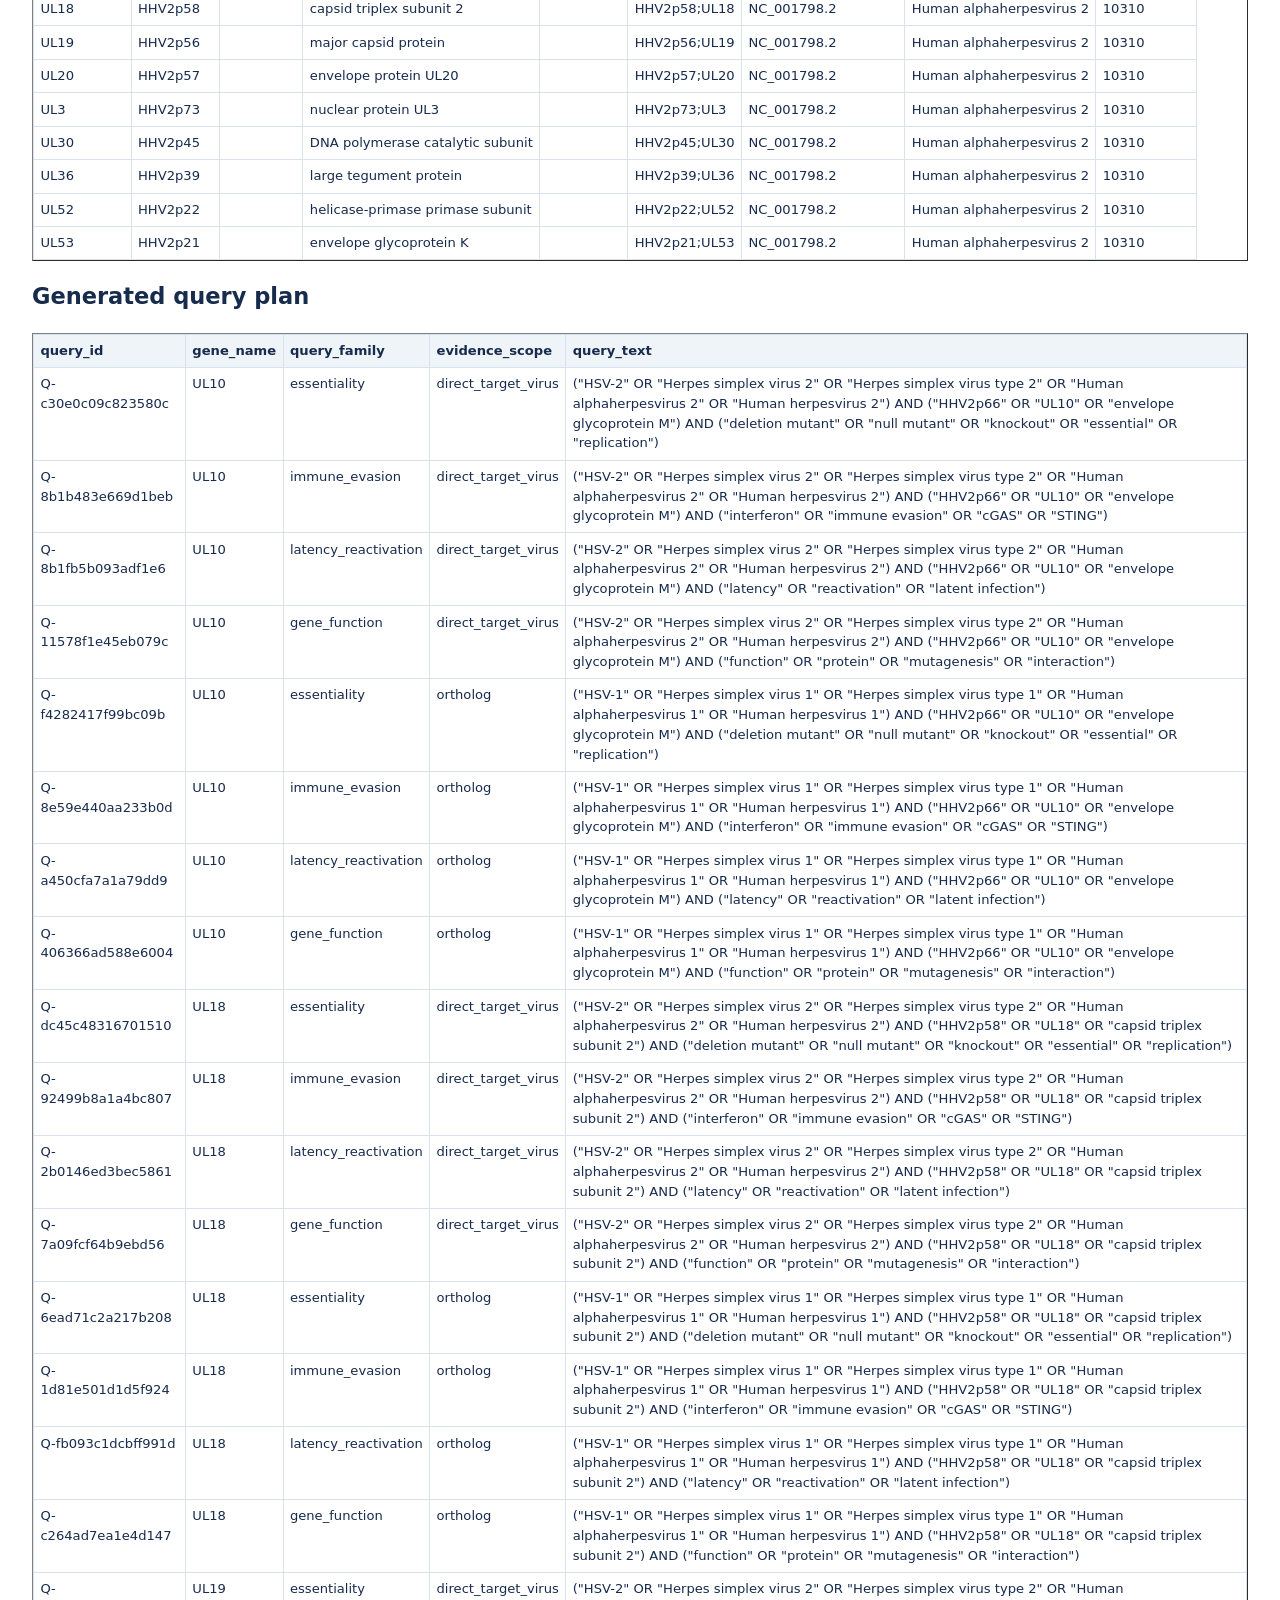
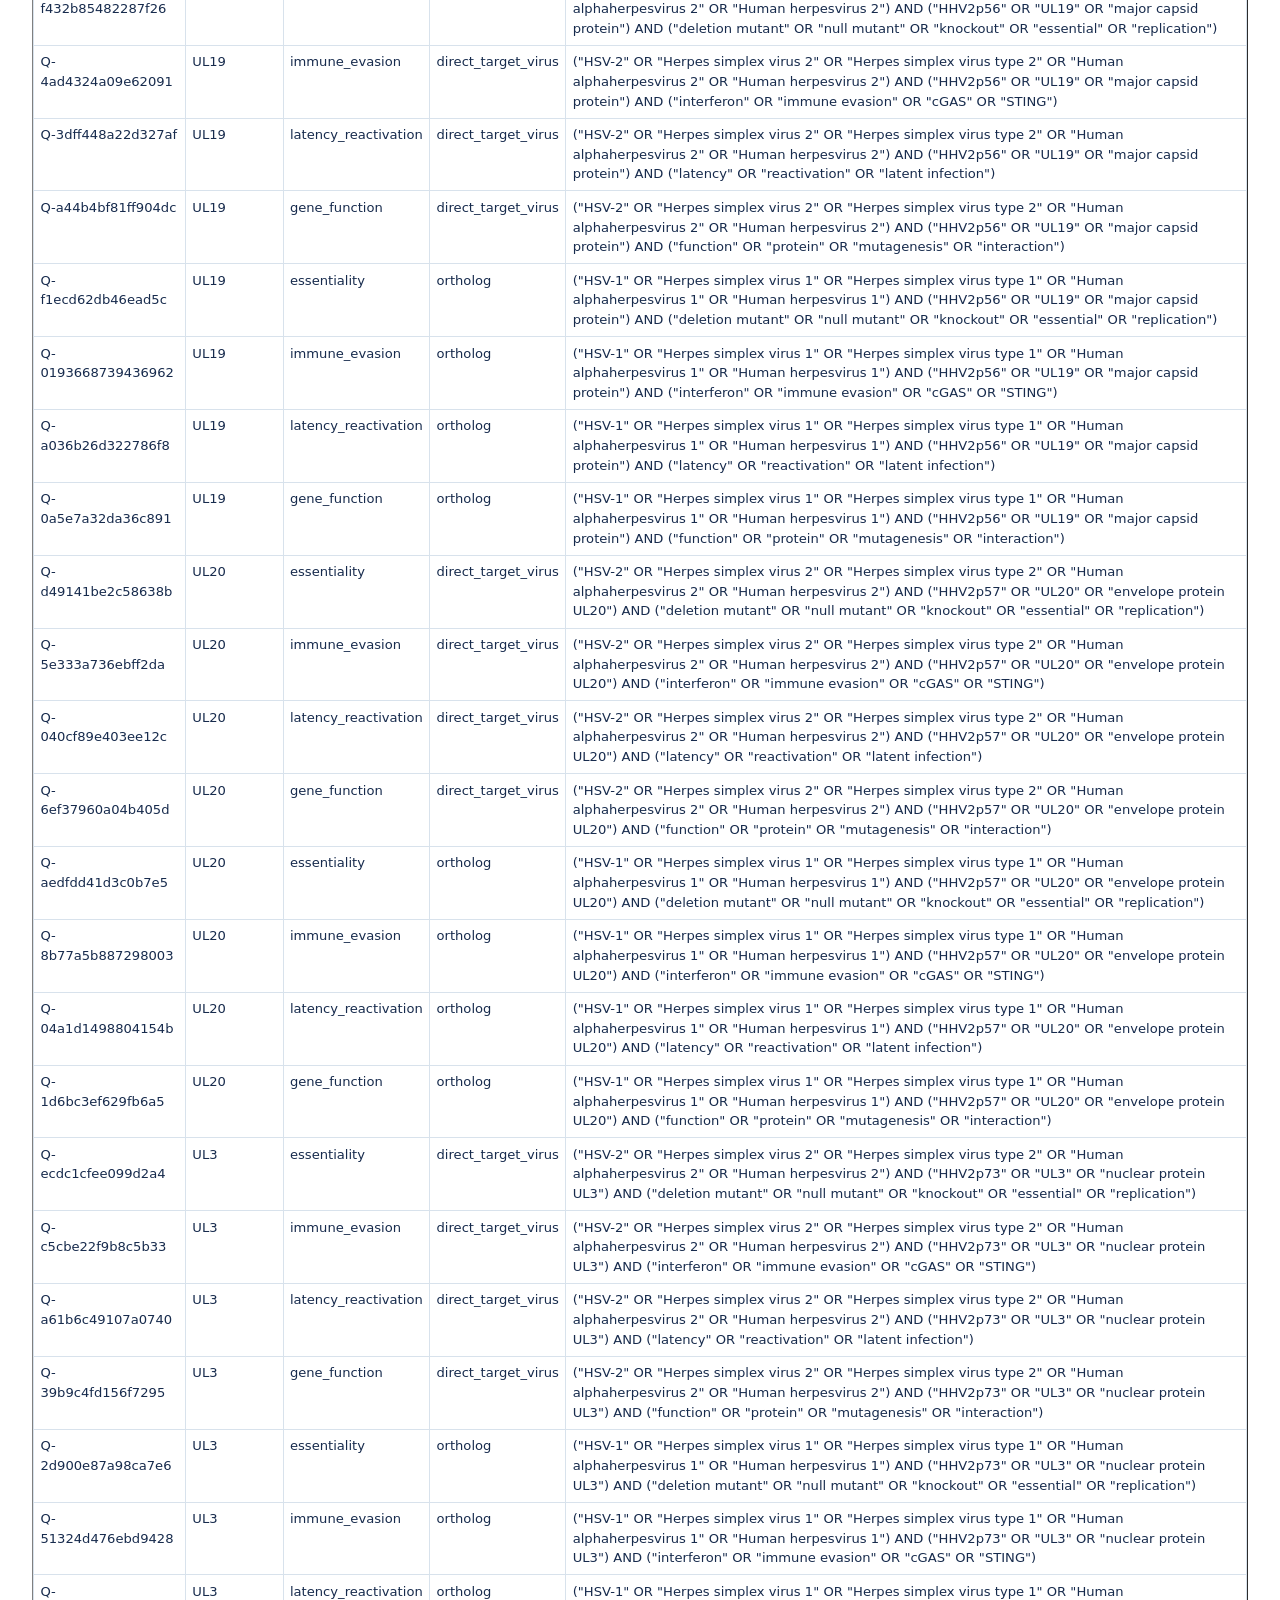
<file: reports/hsv2_evidence_agent/evidence_review_report.html>
<!doctype html><html lang='en'><head><meta charset='utf-8'><meta name='viewport' content='width=device-width,initial-scale=1'><title>Evidence review queue</title><style>body{font:15px/1.5 system-ui,sans-serif;max-width:1500px;margin:auto;padding:2rem;color:#172b4d}table{border-collapse:collapse;width:100%;display:block;overflow:auto;font-size:.82rem}th,td{border:1px solid #d8e2ec;padding:.4rem;text-align:left;vertical-align:top}th{background:#eef4f8}.warning{background:#fff4e5;border-left:5px solid #d97706;padding:1rem}code{background:#f4f7f9;padding:.1rem .3rem}</style></head><body><h1>Source-linked evidence proposals</h1><div class='warning'><strong>Human review is mandatory.</strong> Proposals do not alter gene scores or become curated evidence until a researcher marks them <code>approved</code> and runs the explicit apply command. Expression is not essentiality; ortholog evidence is not direct target-virus evidence; absence of located evidence is not non-essentiality.</div><p>Genes in annotation: 9; queries: 72; proposals: 76; genes with proposals: 9; review status: {&quot;pending&quot;: 76}.</p><h2>Review queue</h2><table border="1" class="dataframe data">
  <thead>
    <tr style="text-align: right;">
      <th>proposal_id</th>
      <th>gene_name</th>
      <th>evidence_virus</th>
      <th>evidence_scope</th>
      <th>evidence_category</th>
      <th>experiment_type</th>
      <th>evidence_direction</th>
      <th>proposed_essentiality_call</th>
      <th>quoted_evidence_span</th>
      <th>confidence</th>
      <th>review_status</th>
      <th>source_identifier</th>
      <th>source_url</th>
    </tr>
  </thead>
  <tbody>
    <tr>
      <td>EP-0b180398dcc25a1f</td>
      <td>UL10</td>
      <td>other or unresolved virus named in title</td>
      <td>mixed_or_other_virus</td>
      <td>essentiality_or_replication</td>
      <td>replication_phenotype</td>
      <td>phenotype_or_function_reported</td>
      <td>unknown</td>
      <td>The herpes simplex virus (HSV) has a 152 kbp dsDNA encoding probably 84 proteins. The approximate number of ORFs is 94, from which seven are …</td>
      <td>medium</td>
      <td>pending</td>
      <td>PMID:15266111</td>
      <td>https://pubmed.ncbi.nlm.nih.gov/15266111/</td>
    </tr>
    <tr>
      <td>EP-fe9c6a8ef381b6b3</td>
      <td>UL10</td>
      <td>HSV-1</td>
      <td>ortholog</td>
      <td>essentiality_or_replication</td>
      <td>functional_mutagenesis</td>
      <td>supports_requirement_in_reported_context</td>
      <td>supported_required_in_reported_context</td>
      <td>The herpes simplex virus type 1 (HSV-1) glycoprotein N (gN/UL49.5) is a type I transmembrane protein conserved throughout the herpesvirus family. gN is a resident …</td>
      <td>medium</td>
      <td>pending</td>
      <td>PMID:26999189</td>
      <td>https://pubmed.ncbi.nlm.nih.gov/26999189/</td>
    </tr>
    <tr>
      <td>EP-ab7db51e77201024</td>
      <td>UL10</td>
      <td>other or unresolved virus named in title</td>
      <td>mixed_or_other_virus</td>
      <td>essentiality_or_replication</td>
      <td>replication_phenotype</td>
      <td>phenotype_or_function_reported</td>
      <td>unknown</td>
      <td>Apoptosis is a critical host antiviral defense mechanism. But many viruses have evolved multiple strategies to manipulate apoptosis and escape host antiviral immune responses. Herpesvirus …</td>
      <td>medium</td>
      <td>pending</td>
      <td>PMID:38669242</td>
      <td>https://pubmed.ncbi.nlm.nih.gov/38669242/</td>
    </tr>
    <tr>
      <td>EP-35758a234b2a9257</td>
      <td>UL10</td>
      <td>Herpes simplex virus type 1</td>
      <td>ortholog</td>
      <td>latency_reactivation</td>
      <td>null_mutant</td>
      <td>supports_nonessentiality_in_reported_context</td>
      <td>nonessential_in_reported_context</td>
      <td>On the basis of predicted amino acid sequence characteristics, herpes simplex virus type 1 gene UL10 is thought likely to encode a membrane protein with …</td>
      <td>medium</td>
      <td>pending</td>
      <td>PMID:8389812</td>
      <td>https://pubmed.ncbi.nlm.nih.gov/8389812/</td>
    </tr>
    <tr>
      <td>EP-1ce4f39d90ba6b3c</td>
      <td>UL10</td>
      <td>Human alphaherpesvirus 2</td>
      <td>direct_target_virus</td>
      <td>protein_annotation</td>
      <td>database_annotation</td>
      <td>phenotype_or_function_reported</td>
      <td>unknown</td>
      <td>Function: Envelope glycoprotein important for virion assembly and egress. Plays a role in the correct incorporation of gH-gL into virion membrane. Directs the glycoprotein N …</td>
      <td>low</td>
      <td>pending</td>
      <td>UniProt:G9I231</td>
      <td>https://www.uniprot.org/uniprotkb/G9I231/entry</td>
    </tr>
    <tr>
      <td>EP-e86481d6b6875095</td>
      <td>UL10</td>
      <td>Human alphaherpesvirus 2</td>
      <td>direct_target_virus</td>
      <td>protein_annotation</td>
      <td>database_annotation</td>
      <td>phenotype_or_function_reported</td>
      <td>unknown</td>
      <td>Function: Envelope glycoprotein important for virion assembly and egress. Plays a role in the correct incorporation of gH-gL into virion membrane. Directs the glycoprotein N …</td>
      <td>low</td>
      <td>pending</td>
      <td>UniProt:W0NSD8</td>
      <td>https://www.uniprot.org/uniprotkb/W0NSD8/entry</td>
    </tr>
    <tr>
      <td>EP-8a64b990a3e26ac2</td>
      <td>UL18</td>
      <td>Herpes simplex virus type 1</td>
      <td>ortholog</td>
      <td>essentiality_or_replication</td>
      <td>replication_phenotype</td>
      <td>phenotype_or_function_reported</td>
      <td>unknown</td>
      <td>Rat pheochromocytoma (PC12) cells differentiated with nerve growth factor (Nd-PC12) were used to investigate the establishment of a non-productive herpes simplex virus type 1 (HSV-1) …</td>
      <td>medium</td>
      <td>pending</td>
      <td>PMID:10414516</td>
      <td>https://pubmed.ncbi.nlm.nih.gov/10414516/</td>
    </tr>
    <tr>
      <td>EP-3a675d7f604ee05f</td>
      <td>UL18</td>
      <td>other or unresolved virus named in title</td>
      <td>mixed_or_other_virus</td>
      <td>gene_function</td>
      <td>unknown</td>
      <td>phenotype_or_function_reported</td>
      <td>unknown</td>
      <td>Human cytomegalovirus infects human populations at a high frequency worldwide. During the long coevolution of virus and host, a fine balance has developed between viral …</td>
      <td>low</td>
      <td>pending</td>
      <td>PMID:18096997</td>
      <td>https://pubmed.ncbi.nlm.nih.gov/18096997/</td>
    </tr>
    <tr>
      <td>EP-50874c97b392f9a2</td>
      <td>UL18</td>
      <td>other or unresolved virus named in title</td>
      <td>mixed_or_other_virus</td>
      <td>gene_function</td>
      <td>expression</td>
      <td>association_or_expression_only</td>
      <td>unknown</td>
      <td>Human cytomegalovirus (HCMV) US6 glycoprotein inhibits TAP function, resulting in down-regulation of MHC class I molecules at the cell surface. Cells lacking MHC class I …</td>
      <td>low</td>
      <td>pending</td>
      <td>PMID:18688275</td>
      <td>https://pubmed.ncbi.nlm.nih.gov/18688275/</td>
    </tr>
    <tr>
      <td>EP-18c56cde42836874</td>
      <td>UL18</td>
      <td>Herpes simplex virus type 1</td>
      <td>ortholog</td>
      <td>essentiality_or_replication</td>
      <td>knockdown</td>
      <td>phenotype_or_function_reported</td>
      <td>unknown</td>
      <td>Herpes simplex virus type 1 (HSV-1), a member of the herpesviridae, causes a variety of human viral diseases globally. Although a series of antiviral drugs …</td>
      <td>medium</td>
      <td>pending</td>
      <td>PMID:24794394</td>
      <td>https://pubmed.ncbi.nlm.nih.gov/24794394/</td>
    </tr>
    <tr>
      <td>EP-055368e24bfd7b58</td>
      <td>UL18</td>
      <td>HSV-1</td>
      <td>ortholog</td>
      <td>immune_evasion</td>
      <td>null_mutant</td>
      <td>supports_requirement_in_reported_context</td>
      <td>supported_required_in_reported_context</td>
      <td>HSV-1 is a mucosal and nerve pathogen, whose morbidity shows an increasing tendency. Although several antiviral drugs exist, there is no cure for viral latency …</td>
      <td>medium</td>
      <td>pending</td>
      <td>PMID:29895157</td>
      <td>https://pubmed.ncbi.nlm.nih.gov/29895157/</td>
    </tr>
    <tr>
      <td>EP-710a281dc7f1429d</td>
      <td>UL18</td>
      <td>HSV-1</td>
      <td>ortholog</td>
      <td>immune_evasion</td>
      <td>expression</td>
      <td>association_or_expression_only</td>
      <td>unknown</td>
      <td>Due to the complex pathogenic and immune escape mechanisms of herpes simplex virus type 1 (HSV-1), especially the failure of induced immune responses to block …</td>
      <td>low</td>
      <td>pending</td>
      <td>PMID:39769249</td>
      <td>https://pubmed.ncbi.nlm.nih.gov/39769249/</td>
    </tr>
    <tr>
      <td>EP-a86622b90a9bbbb0</td>
      <td>UL18</td>
      <td>Herpes simplex virus type 1</td>
      <td>ortholog</td>
      <td>essentiality_or_replication</td>
      <td>null_mutant</td>
      <td>supports_requirement_in_reported_context</td>
      <td>supported_required_in_reported_context</td>
      <td>The herpes simplex virus type 1 capsid is composed of seven capsid proteins which are termed VP5, VP19c, VP21, VP22a, VP23, VP24, and VP26. Major …</td>
      <td>medium</td>
      <td>pending</td>
      <td>PMID:8382300</td>
      <td>https://pubmed.ncbi.nlm.nih.gov/8382300/</td>
    </tr>
    <tr>
      <td>EP-0d4c9eec54d119d0</td>
      <td>UL18</td>
      <td>Human alphaherpesvirus 2</td>
      <td>direct_target_virus</td>
      <td>protein_annotation</td>
      <td>database_annotation</td>
      <td>phenotype_or_function_reported</td>
      <td>unknown</td>
      <td>Capsid triplex subunit 2</td>
      <td>low</td>
      <td>pending</td>
      <td>UniProt:A0A2H4PJQ3</td>
      <td>https://www.uniprot.org/uniprotkb/A0A2H4PJQ3/entry</td>
    </tr>
    <tr>
      <td>EP-613444c523487f74</td>
      <td>UL18</td>
      <td>Human alphaherpesvirus 2</td>
      <td>direct_target_virus</td>
      <td>protein_annotation</td>
      <td>database_annotation</td>
      <td>phenotype_or_function_reported</td>
      <td>unknown</td>
      <td>Capsid triplex subunit 2</td>
      <td>low</td>
      <td>pending</td>
      <td>UniProt:G9I239</td>
      <td>https://www.uniprot.org/uniprotkb/G9I239/entry</td>
    </tr>
    <tr>
      <td>EP-715946ee4d39ef6b</td>
      <td>UL19</td>
      <td>Herpes simplex virus type 1</td>
      <td>ortholog</td>
      <td>essentiality_or_replication</td>
      <td>knockdown</td>
      <td>phenotype_or_function_reported</td>
      <td>unknown</td>
      <td>Herpes simplex virus type 1 (HSV-1), a member of the herpesviridae, causes a variety of human viral diseases globally. Although a series of antiviral drugs …</td>
      <td>medium</td>
      <td>pending</td>
      <td>PMID:24794394</td>
      <td>https://pubmed.ncbi.nlm.nih.gov/24794394/</td>
    </tr>
    <tr>
      <td>EP-aa79fb7b86a822d9</td>
      <td>UL19</td>
      <td>Human alphaherpesvirus 2</td>
      <td>direct_target_virus</td>
      <td>essentiality_or_replication</td>
      <td>replication_phenotype</td>
      <td>phenotype_or_function_reported</td>
      <td>unknown</td>
      <td>We evaluated a genital herpes prophylactic vaccine containing herpes simplex virus 2 (HSV-2) glycoproteins C (gC2) and D (gD2) to stimulate humoral immunity and UL19 …</td>
      <td>medium</td>
      <td>pending</td>
      <td>PMID:26041292</td>
      <td>https://pubmed.ncbi.nlm.nih.gov/26041292/</td>
    </tr>
    <tr>
      <td>EP-8a76750e6a7d8c9c</td>
      <td>UL19</td>
      <td>multiple viruses mentioned</td>
      <td>mixed_or_other_virus</td>
      <td>essentiality_or_replication</td>
      <td>null_mutant</td>
      <td>phenotype_or_function_reported</td>
      <td>unknown</td>
      <td>Herpes simplex virus 2 (HSV-2) establishes latent infection in dorsal root ganglion (DRG) neurons after productive (lytic) infection in peripheral tissues. A neuron-specific microRNA, miR-138, …</td>
      <td>medium</td>
      <td>pending</td>
      <td>PMID:35404085</td>
      <td>https://pubmed.ncbi.nlm.nih.gov/35404085/</td>
    </tr>
    <tr>
      <td>EP-c1fec3c8ad0a7b0f</td>
      <td>UL19</td>
      <td>Herpes simplex virus type 1</td>
      <td>ortholog</td>
      <td>gene_function</td>
      <td>expression</td>
      <td>association_or_expression_only</td>
      <td>unknown</td>
      <td>The aim of this study was to investigate the antiviral and anti-inflammatory functions of blue light (BL) in cutaneous viral infections. Previously, we examined the …</td>
      <td>low</td>
      <td>pending</td>
      <td>PMID:36608399</td>
      <td>https://pubmed.ncbi.nlm.nih.gov/36608399/</td>
    </tr>
    <tr>
      <td>EP-660b0f6ffba1e8e9</td>
      <td>UL19</td>
      <td>other or unresolved virus named in title</td>
      <td>mixed_or_other_virus</td>
      <td>essentiality_or_replication</td>
      <td>replication_phenotype</td>
      <td>phenotype_or_function_reported</td>
      <td>unknown</td>
      <td>HSV529 and G103 are investigational therapeutic vaccines for genital herpes. HSV529 is a replication-defective HSV-2. G103 contains three recombinant HSV-2 proteins: truncated UL19 and gD2 …</td>
      <td>medium</td>
      <td>pending</td>
      <td>PMID:41056754</td>
      <td>https://pubmed.ncbi.nlm.nih.gov/41056754/</td>
    </tr>
    <tr>
      <td>EP-637784fc6e6c5bd7</td>
      <td>UL19</td>
      <td>other or unresolved virus named in title</td>
      <td>mixed_or_other_virus</td>
      <td>latency_reactivation</td>
      <td>expression</td>
      <td>association_or_expression_only</td>
      <td>unknown</td>
      <td>Alphaherpesviruses, including Herpes Simplex Virus 1 (HSV-1) and Pseudorabies Virus (PrV), establish lifelong latency in the nervous system and can cause recurrent disease. While latency …</td>
      <td>low</td>
      <td>pending</td>
      <td>PMID:42075722</td>
      <td>https://pubmed.ncbi.nlm.nih.gov/42075722/</td>
    </tr>
    <tr>
      <td>EP-833cd7453e3dfca0</td>
      <td>UL19</td>
      <td>Human alphaherpesvirus 2</td>
      <td>direct_target_virus</td>
      <td>protein_annotation</td>
      <td>database_annotation</td>
      <td>phenotype_or_function_reported</td>
      <td>unknown</td>
      <td>Major capsid protein</td>
      <td>low</td>
      <td>pending</td>
      <td>UniProt:A0A0E3U2U0</td>
      <td>https://www.uniprot.org/uniprotkb/A0A0E3U2U0/entry</td>
    </tr>
    <tr>
      <td>EP-850d674d2f8b7734</td>
      <td>UL19</td>
      <td>Human alphaherpesvirus 2</td>
      <td>direct_target_virus</td>
      <td>protein_annotation</td>
      <td>database_annotation</td>
      <td>phenotype_or_function_reported</td>
      <td>unknown</td>
      <td>Major capsid protein</td>
      <td>low</td>
      <td>pending</td>
      <td>UniProt:A0A481TIZ2</td>
      <td>https://www.uniprot.org/uniprotkb/A0A481TIZ2/entry</td>
    </tr>
    <tr>
      <td>EP-13fb511d1e9d4868</td>
      <td>UL20</td>
      <td>Herpes simplex virus type 1</td>
      <td>ortholog</td>
      <td>gene_function</td>
      <td>expression</td>
      <td>association_or_expression_only</td>
      <td>unknown</td>
      <td>The herpes simplex virus type 1 (HSV-1) UL20 protein is an important determinant for virion morphogenesis and virus-induced cell fusion. A precise deletion of the …</td>
      <td>low</td>
      <td>pending</td>
      <td>PMID:15113914</td>
      <td>https://pubmed.ncbi.nlm.nih.gov/15113914/</td>
    </tr>
    <tr>
      <td>EP-b05f104bd1d14c01</td>
      <td>UL20</td>
      <td>Herpes simplex virus type 1</td>
      <td>ortholog</td>
      <td>gene_function</td>
      <td>expression</td>
      <td>association_or_expression_only</td>
      <td>unknown</td>
      <td>Final envelopment of the cytoplasmic herpes simplex virus type 1 (HSV-1) nucleocapsid is thought to occur by budding into trans-Golgi network (TGN)-derived membranes. The highly …</td>
      <td>low</td>
      <td>pending</td>
      <td>PMID:15542677</td>
      <td>https://pubmed.ncbi.nlm.nih.gov/15542677/</td>
    </tr>
    <tr>
      <td>EP-934c0e6809f95128</td>
      <td>UL20</td>
      <td>Herpes simplex virus 1</td>
      <td>ortholog</td>
      <td>gene_function</td>
      <td>unknown</td>
      <td>phenotype_or_function_reported</td>
      <td>unknown</td>
      <td>A recombinant virus from which the start codon and 53% of the UL20 open reading frame had been deleted was constructed and characterized. We report …</td>
      <td>low</td>
      <td>pending</td>
      <td>PMID:1719228</td>
      <td>https://pubmed.ncbi.nlm.nih.gov/1719228/</td>
    </tr>
    <tr>
      <td>EP-965435295b60eedd</td>
      <td>UL20</td>
      <td>other or unresolved virus named in title</td>
      <td>mixed_or_other_virus</td>
      <td>essentiality_or_replication</td>
      <td>replication_phenotype</td>
      <td>phenotype_or_function_reported</td>
      <td>unknown</td>
      <td>Herpes Simplex Virus type-1 (HSV-1) and type-2 (HSV-2) establish life-long infections and cause significant orofacial and genital infections in humans. HSV-1 is the leading cause …</td>
      <td>medium</td>
      <td>pending</td>
      <td>PMID:25350288</td>
      <td>https://pubmed.ncbi.nlm.nih.gov/25350288/</td>
    </tr>
    <tr>
      <td>EP-6a7e28b689402d4b</td>
      <td>UL20</td>
      <td>other or unresolved virus named in title</td>
      <td>mixed_or_other_virus</td>
      <td>essentiality_or_replication</td>
      <td>null_mutant</td>
      <td>supports_requirement_in_reported_context</td>
      <td>supported_required_in_reported_context</td>
      <td>We have previously shown that the HSV-1 gK and UL20 proteins interact and function in virion envelopment, membrane fusion, and neuronal entry. Alignment of the …</td>
      <td>medium</td>
      <td>pending</td>
      <td>PMID:27661734</td>
      <td>https://pubmed.ncbi.nlm.nih.gov/27661734/</td>
    </tr>
    <tr>
      <td>EP-c05a4c4175175d93</td>
      <td>UL20</td>
      <td>HSV-1</td>
      <td>ortholog</td>
      <td>latency_reactivation</td>
      <td>unknown</td>
      <td>phenotype_or_function_reported</td>
      <td>unknown</td>
      <td>We have shown that the live-attenuated HSV-1 VC2 vaccine strain with mutations in glycoprotein K (gK) and the membrane protein UL20 is unable to establish …</td>
      <td>low</td>
      <td>pending</td>
      <td>PMID:28017425</td>
      <td>https://pubmed.ncbi.nlm.nih.gov/28017425/</td>
    </tr>
    <tr>
      <td>EP-2009c9b80536fe38</td>
      <td>UL20</td>
      <td>Herpes simplex virus 1</td>
      <td>ortholog</td>
      <td>essentiality_or_replication</td>
      <td>replication_phenotype</td>
      <td>phenotype_or_function_reported</td>
      <td>unknown</td>
      <td>UL20, an essential herpes simplex virus 1 (HSV-1) protein, is involved in cytoplasmic envelopment of virions and virus egress. We reported recently that UL20 can …</td>
      <td>medium</td>
      <td>pending</td>
      <td>PMID:29187538</td>
      <td>https://pubmed.ncbi.nlm.nih.gov/29187538/</td>
    </tr>
    <tr>
      <td>EP-89363f4b1eff07a0</td>
      <td>UL20</td>
      <td>HSV-1</td>
      <td>ortholog</td>
      <td>latency_reactivation</td>
      <td>protein_interaction</td>
      <td>phenotype_or_function_reported</td>
      <td>unknown</td>
      <td>HSV-1-induced corneal scarring (CS), also broadly referred to as Herpes Stromal Keratitis (HSK), is the leading cause of infectious blindness in developed countries. It is …</td>
      <td>medium</td>
      <td>pending</td>
      <td>PMID:30581441</td>
      <td>https://pubmed.ncbi.nlm.nih.gov/30581441/</td>
    </tr>
    <tr>
      <td>EP-b2c71ebedf5b4444</td>
      <td>UL20</td>
      <td>HSV-1</td>
      <td>ortholog</td>
      <td>essentiality_or_replication</td>
      <td>replication_phenotype</td>
      <td>phenotype_or_function_reported</td>
      <td>unknown</td>
      <td>The HSV-1 (VC2) live-attenuated vaccine strain was engineered with specific deletions in the amino termini of glycoprotein K (gK) and membrane protein UL20, rendering the …</td>
      <td>medium</td>
      <td>pending</td>
      <td>PMID:36851581</td>
      <td>https://pubmed.ncbi.nlm.nih.gov/36851581/</td>
    </tr>
    <tr>
      <td>EP-9d57b1a562ef49bd</td>
      <td>UL20</td>
      <td>Human alphaherpesvirus 2</td>
      <td>direct_target_virus</td>
      <td>protein_annotation</td>
      <td>database_annotation</td>
      <td>phenotype_or_function_reported</td>
      <td>unknown</td>
      <td>Envelope protein UL20</td>
      <td>medium</td>
      <td>pending</td>
      <td>UniProt:G9I241</td>
      <td>https://www.uniprot.org/uniprotkb/G9I241/entry</td>
    </tr>
    <tr>
      <td>EP-84cb36844b1b8b50</td>
      <td>UL3</td>
      <td>Human alphaherpesvirus 2</td>
      <td>direct_target_virus</td>
      <td>essentiality_or_replication</td>
      <td>null_mutant</td>
      <td>phenotype_or_function_reported</td>
      <td>unknown</td>
      <td>A rabbit polyclonal antiserum was raised against a recombinant 6 x His-UL3 fusion protein expressed in Escherichia coli and used to examine the intracellular localization …</td>
      <td>medium</td>
      <td>pending</td>
      <td>PMID:10466815</td>
      <td>https://pubmed.ncbi.nlm.nih.gov/10466815/</td>
    </tr>
    <tr>
      <td>EP-75528345e40e0d73</td>
      <td>UL3</td>
      <td>other or unresolved virus named in title</td>
      <td>mixed_or_other_virus</td>
      <td>essentiality_or_replication</td>
      <td>replication_phenotype</td>
      <td>phenotype_or_function_reported</td>
      <td>unknown</td>
      <td>Bovine herpesvirus 1 (BoHV-1) UL3.5 is a tegument protein that interacts with BoHV-1 alpha-transinducing factor alphaBTIF). In this report, we show that a truncated UL3.5 …</td>
      <td>medium</td>
      <td>pending</td>
      <td>PMID:15338323</td>
      <td>https://pubmed.ncbi.nlm.nih.gov/15338323/</td>
    </tr>
    <tr>
      <td>EP-5b8a9135a6b0d526</td>
      <td>UL3</td>
      <td>other or unresolved virus named in title</td>
      <td>mixed_or_other_virus</td>
      <td>essentiality_or_replication</td>
      <td>replication_phenotype</td>
      <td>phenotype_or_function_reported</td>
      <td>unknown</td>
      <td>Replication-competent herpes simplex virus (HSV-1) mutants are used in clinical trials in the experimental treatment of cancer. Mutants G207, HSV1716, NV1020, and Oncovex GM-CSF share …</td>
      <td>medium</td>
      <td>pending</td>
      <td>PMID:16574492</td>
      <td>https://pubmed.ncbi.nlm.nih.gov/16574492/</td>
    </tr>
    <tr>
      <td>EP-f2b80a8a52c5c7e7</td>
      <td>UL3</td>
      <td>Herpes simplex virus type 1</td>
      <td>ortholog</td>
      <td>gene_function</td>
      <td>expression</td>
      <td>association_or_expression_only</td>
      <td>unknown</td>
      <td>Several different herpes simplex viruses (HSVs) and vectors are being explored as therapeutic products for use in the treatment of cancer and neurological disorders. The …</td>
      <td>low</td>
      <td>pending</td>
      <td>PMID:17626086</td>
      <td>https://pubmed.ncbi.nlm.nih.gov/17626086/</td>
    </tr>
    <tr>
      <td>EP-257c548637f7d4b0</td>
      <td>UL3</td>
      <td>Herpes simplex virus type 1</td>
      <td>ortholog</td>
      <td>gene_function</td>
      <td>expression</td>
      <td>association_or_expression_only</td>
      <td>unknown</td>
      <td>Herpes simplex virus type 1 (HSV-1) is a common pathogen which causes infections of the mucocutaneous membranes. The UL3 protein belongs to a group of …</td>
      <td>low</td>
      <td>pending</td>
      <td>PMID:20188759</td>
      <td>https://pubmed.ncbi.nlm.nih.gov/20188759/</td>
    </tr>
    <tr>
      <td>EP-ba653ca13d63e26d</td>
      <td>UL3</td>
      <td>Herpes simplex virus type 1</td>
      <td>ortholog</td>
      <td>latency_reactivation</td>
      <td>expression</td>
      <td>association_or_expression_only</td>
      <td>unknown</td>
      <td>In this study we have used a combination of Northern blot, cDNA, and RNAse protection analysis to characterize transcription occurring at the junction of the …</td>
      <td>low</td>
      <td>pending</td>
      <td>PMID:8395115</td>
      <td>https://pubmed.ncbi.nlm.nih.gov/8395115/</td>
    </tr>
    <tr>
      <td>EP-33c0d7c027a43b1a</td>
      <td>UL3</td>
      <td>HSV-1</td>
      <td>ortholog</td>
      <td>latency_reactivation</td>
      <td>unknown</td>
      <td>phenotype_or_function_reported</td>
      <td>unknown</td>
      <td>Molecular virology has served to establish bovine herpesvirus 1 (BHV-1) as the prototype member of ruminant herpesviruses. Based on the genomic sequence of the virus, …</td>
      <td>low</td>
      <td>pending</td>
      <td>PMID:9010995</td>
      <td>https://pubmed.ncbi.nlm.nih.gov/9010995/</td>
    </tr>
    <tr>
      <td>EP-0688ccdadce55f69</td>
      <td>UL3</td>
      <td>Human alphaherpesvirus 2</td>
      <td>direct_target_virus</td>
      <td>protein_annotation</td>
      <td>database_annotation</td>
      <td>phenotype_or_function_reported</td>
      <td>unknown</td>
      <td>Nuclear phosphoprotein</td>
      <td>low</td>
      <td>pending</td>
      <td>UniProt:B9X2B7</td>
      <td>https://www.uniprot.org/uniprotkb/B9X2B7/entry</td>
    </tr>
    <tr>
      <td>EP-74e9f61ba48d77ff</td>
      <td>UL3</td>
      <td>Human alphaherpesvirus 2</td>
      <td>direct_target_virus</td>
      <td>protein_annotation</td>
      <td>database_annotation</td>
      <td>phenotype_or_function_reported</td>
      <td>unknown</td>
      <td>Nuclear protein UL3</td>
      <td>medium</td>
      <td>pending</td>
      <td>UniProt:G9I224</td>
      <td>https://www.uniprot.org/uniprotkb/G9I224/entry</td>
    </tr>
    <tr>
      <td>EP-a66cb017ba15a534</td>
      <td>UL30</td>
      <td>Human alphaherpesvirus 2</td>
      <td>direct_target_virus</td>
      <td>essentiality_or_replication</td>
      <td>replication_phenotype</td>
      <td>phenotype_or_function_reported</td>
      <td>unknown</td>
      <td>Carvacrol, as the major components of aromatic plants used for treating human skin diseases including origanum, Satureja, thymus, and coridothymus species, presented a kind of …</td>
      <td>medium</td>
      <td>pending</td>
      <td>PMID:33176697</td>
      <td>https://pubmed.ncbi.nlm.nih.gov/33176697/</td>
    </tr>
    <tr>
      <td>EP-08f9ad38b9028f53</td>
      <td>UL30</td>
      <td>HSV-1</td>
      <td>ortholog</td>
      <td>essentiality_or_replication</td>
      <td>replication_phenotype</td>
      <td>phenotype_or_function_reported</td>
      <td>unknown</td>
      <td>DNA replication is an integral step in the herpes simplex virus type 1 (HSV-1) life cycle that is coordinated with the cellular DNA damage response, …</td>
      <td>medium</td>
      <td>pending</td>
      <td>PMID:34696446</td>
      <td>https://pubmed.ncbi.nlm.nih.gov/34696446/</td>
    </tr>
    <tr>
      <td>EP-5b56903aaa93ec37</td>
      <td>UL30</td>
      <td>HSV-1</td>
      <td>ortholog</td>
      <td>essentiality_or_replication</td>
      <td>null_mutant</td>
      <td>phenotype_or_function_reported</td>
      <td>unknown</td>
      <td>Human cells identify invading pathogens and activate immune signaling pathways through a wide array of pattern recognition receptors, including DNA sensors. The interferon-inducible protein 16 …</td>
      <td>medium</td>
      <td>pending</td>
      <td>PMID:35575489</td>
      <td>https://pubmed.ncbi.nlm.nih.gov/35575489/</td>
    </tr>
    <tr>
      <td>EP-b92c2b40945bf269</td>
      <td>UL30</td>
      <td>other or unresolved virus named in title</td>
      <td>mixed_or_other_virus</td>
      <td>gene_function</td>
      <td>expression</td>
      <td>association_or_expression_only</td>
      <td>unknown</td>
      <td>Commercial herbal compounds are a main attractive target to explore for a novel drug for the treatment of HSV. This study investigated the anti-HSV infectivity …</td>
      <td>low</td>
      <td>pending</td>
      <td>PMID:40733507</td>
      <td>https://pubmed.ncbi.nlm.nih.gov/40733507/</td>
    </tr>
    <tr>
      <td>EP-97cdc81bddc99d6c</td>
      <td>UL30</td>
      <td>HSV-1</td>
      <td>ortholog</td>
      <td>essentiality_or_replication</td>
      <td>replication_phenotype</td>
      <td>phenotype_or_function_reported</td>
      <td>unknown</td>
      <td>Herpesviruses are widespread double-stranded DNA viruses that establish lifelong latency and cause various diseases. Although DNA-polymerase-targeting antivirals are effective, increasing drug resistance underscores the need …</td>
      <td>medium</td>
      <td>pending</td>
      <td>PMID:41468884</td>
      <td>https://pubmed.ncbi.nlm.nih.gov/41468884/</td>
    </tr>
    <tr>
      <td>EP-97b42b9a1ebe4bf9</td>
      <td>UL30</td>
      <td>Herpes simplex virus type 1</td>
      <td>ortholog</td>
      <td>immune_evasion</td>
      <td>unknown</td>
      <td>phenotype_or_function_reported</td>
      <td>unknown</td>
      <td>Herpes simplex virus type 1 (HSV-1) is an important clinical problem due to its drug resistance and reactivation of infections, and new antiviral agents are …</td>
      <td>low</td>
      <td>pending</td>
      <td>PMID:41904822</td>
      <td>https://pubmed.ncbi.nlm.nih.gov/41904822/</td>
    </tr>
    <tr>
      <td>EP-8edf3d9d27dcb7ff</td>
      <td>UL30</td>
      <td>HSV-1</td>
      <td>ortholog</td>
      <td>essentiality_or_replication</td>
      <td>replication_phenotype</td>
      <td>phenotype_or_function_reported</td>
      <td>unknown</td>
      <td>The herpesvirus DNA replication machinery comprises a battery of viral enzymes that orchestrate viral genome synthesis. In herpes simplex virus type 1 (HSV-1), the machinery …</td>
      <td>medium</td>
      <td>pending</td>
      <td>PMID:42429626</td>
      <td>https://pubmed.ncbi.nlm.nih.gov/42429626/</td>
    </tr>
    <tr>
      <td>EP-6dcc5221811f2e8c</td>
      <td>UL30</td>
      <td>Human alphaherpesvirus 2</td>
      <td>direct_target_virus</td>
      <td>protein_annotation</td>
      <td>database_annotation</td>
      <td>phenotype_or_function_reported</td>
      <td>unknown</td>
      <td>Function: Replicates viral genomic DNA. The replication complex is composed of six viral proteins: the DNA polymerase, processivity factor, primase, primase-associated factor, helicase, and ssDNA-binding …</td>
      <td>low</td>
      <td>pending</td>
      <td>UniProt:A0A1S6WNE2</td>
      <td>https://www.uniprot.org/uniprotkb/A0A1S6WNE2/entry</td>
    </tr>
    <tr>
      <td>EP-ebc778ac6552fe37</td>
      <td>UL30</td>
      <td>Human alphaherpesvirus 2</td>
      <td>direct_target_virus</td>
      <td>protein_annotation</td>
      <td>database_annotation</td>
      <td>phenotype_or_function_reported</td>
      <td>unknown</td>
      <td>Function: Replicates viral genomic DNA. The replication complex is composed of six viral proteins: the DNA polymerase, processivity factor, primase, primase-associated factor, helicase, and ssDNA-binding …</td>
      <td>low</td>
      <td>pending</td>
      <td>UniProt:A0A4Y5QKD9</td>
      <td>https://www.uniprot.org/uniprotkb/A0A4Y5QKD9/entry</td>
    </tr>
    <tr>
      <td>EP-ba6652d58e2d5c8a</td>
      <td>UL36</td>
      <td>other or unresolved virus named in title</td>
      <td>mixed_or_other_virus</td>
      <td>immune_evasion</td>
      <td>unknown</td>
      <td>phenotype_or_function_reported</td>
      <td>unknown</td>
      <td>The tegument of all herpesviruses contains a high-molecular-weight protein homologous to herpes simplex virus (HSV) UL36. This large (3,164 amino acids), essential, and multifunctional polypeptide …</td>
      <td>low</td>
      <td>pending</td>
      <td>PMID:20631146</td>
      <td>https://pubmed.ncbi.nlm.nih.gov/20631146/</td>
    </tr>
    <tr>
      <td>EP-a598319ca2d8314d</td>
      <td>UL36</td>
      <td>other or unresolved virus named in title</td>
      <td>mixed_or_other_virus</td>
      <td>essentiality_or_replication</td>
      <td>replication_phenotype</td>
      <td>phenotype_or_function_reported</td>
      <td>unknown</td>
      <td>MicroRNAs (miRNAs) are small RNAs, 19-23 nucleotides in length, which regulate a variety of cellular processes. Human cytomegalovirus (HCMV) encodes only one intronic miRNA: human …</td>
      <td>medium</td>
      <td>pending</td>
      <td>PMID:23938381</td>
      <td>https://pubmed.ncbi.nlm.nih.gov/23938381/</td>
    </tr>
    <tr>
      <td>EP-626c9e7fbb8dc2f5</td>
      <td>UL36</td>
      <td>Herpes simplex virus 1</td>
      <td>ortholog</td>
      <td>immune_evasion</td>
      <td>expression</td>
      <td>association_or_expression_only</td>
      <td>unknown</td>
      <td>Interferon (IFN)-mediated innate immune defense is a potent antiviral mechanism. Viruses evade innate immunity and limit secretion of beta interferon (IFN-β) to replicate and survive …</td>
      <td>low</td>
      <td>pending</td>
      <td>PMID:23986588</td>
      <td>https://pubmed.ncbi.nlm.nih.gov/23986588/</td>
    </tr>
    <tr>
      <td>EP-cf31ec74d1f0d998</td>
      <td>UL36</td>
      <td>unresolved</td>
      <td>unresolved</td>
      <td>essentiality_or_replication</td>
      <td>replication_phenotype</td>
      <td>phenotype_or_function_reported</td>
      <td>unknown</td>
      <td>Apoptosis is an important defense mechanism mounted by the immune system to control virus replication. Hence, cytomegaloviruses (CMV) evolved and acquired numerous anti-apoptotic genes. The …</td>
      <td>low</td>
      <td>pending</td>
      <td>PMID:28770171</td>
      <td>https://pubmed.ncbi.nlm.nih.gov/28770171/</td>
    </tr>
    <tr>
      <td>EP-58e4ac64f1f2aa45</td>
      <td>UL36</td>
      <td>Human alphaherpesvirus 2</td>
      <td>direct_target_virus</td>
      <td>immune_evasion</td>
      <td>unknown</td>
      <td>phenotype_or_function_reported</td>
      <td>unknown</td>
      <td>Herpes simplex viruses (HSVs) cause human oral and genital ulcer diseases. Patients with HSV-2 have a higher risk of acquiring a human immunodeficiency virus infection. …</td>
      <td>low</td>
      <td>pending</td>
      <td>PMID:30201968</td>
      <td>https://pubmed.ncbi.nlm.nih.gov/30201968/</td>
    </tr>
    <tr>
      <td>EP-8fcbca6ba507eb6d</td>
      <td>UL36</td>
      <td>HSV-1</td>
      <td>ortholog</td>
      <td>essentiality_or_replication</td>
      <td>replication_phenotype</td>
      <td>phenotype_or_function_reported</td>
      <td>unknown</td>
      <td>Herpes simplex virus type I (HSV-1) infection leads to RNA polymerase II (RNAPII) degradation and host transcription shutdown. We show that ICP22 defines the virus-induced …</td>
      <td>medium</td>
      <td>pending</td>
      <td>PMID:39383039</td>
      <td>https://pubmed.ncbi.nlm.nih.gov/39383039/</td>
    </tr>
    <tr>
      <td>EP-f40a53bb4d7ec058</td>
      <td>UL36</td>
      <td>other or unresolved virus named in title</td>
      <td>mixed_or_other_virus</td>
      <td>gene_function</td>
      <td>unknown</td>
      <td>phenotype_or_function_reported</td>
      <td>unknown</td>
      <td>Herpes simplex virus type 1 (HSV-1) delivers its genome into the host nucleus via docking of the viral capsid at the nuclear pore complex (NPC), …</td>
      <td>low</td>
      <td>pending</td>
      <td>PMID:40712978</td>
      <td>https://pubmed.ncbi.nlm.nih.gov/40712978/</td>
    </tr>
    <tr>
      <td>EP-11ad9d21b999e2fb</td>
      <td>UL36</td>
      <td>Human alphaherpesvirus 2</td>
      <td>direct_target_virus</td>
      <td>essentiality_or_replication</td>
      <td>replication_phenotype</td>
      <td>phenotype_or_function_reported</td>
      <td>unknown</td>
      <td>The persistent global burden of herpes simplex virus type 2 (HSV-2) requires region-specific therapeutic strategies, yet the limited number of characterized clinical isolates from China …</td>
      <td>medium</td>
      <td>pending</td>
      <td>PMID:41619925</td>
      <td>https://pubmed.ncbi.nlm.nih.gov/41619925/</td>
    </tr>
    <tr>
      <td>EP-89b883454a4af257</td>
      <td>UL36</td>
      <td>HSV-1</td>
      <td>ortholog</td>
      <td>latency_reactivation</td>
      <td>unknown</td>
      <td>phenotype_or_function_reported</td>
      <td>unknown</td>
      <td>Molecular virology has served to establish bovine herpesvirus 1 (BHV-1) as the prototype member of ruminant herpesviruses. Based on the genomic sequence of the virus, …</td>
      <td>low</td>
      <td>pending</td>
      <td>PMID:9010995</td>
      <td>https://pubmed.ncbi.nlm.nih.gov/9010995/</td>
    </tr>
    <tr>
      <td>EP-f701853849d97ec4</td>
      <td>UL36</td>
      <td>Human alphaherpesvirus 2</td>
      <td>direct_target_virus</td>
      <td>protein_annotation</td>
      <td>database_annotation</td>
      <td>phenotype_or_function_reported</td>
      <td>unknown</td>
      <td>Domain: Peptidase C76</td>
      <td>low</td>
      <td>pending</td>
      <td>UniProt:A0A1U9ZLV0</td>
      <td>https://www.uniprot.org/uniprotkb/A0A1U9ZLV0/entry</td>
    </tr>
    <tr>
      <td>EP-4e6d4a94788f1231</td>
      <td>UL36</td>
      <td>Human alphaherpesvirus 2</td>
      <td>direct_target_virus</td>
      <td>protein_annotation</td>
      <td>database_annotation</td>
      <td>phenotype_or_function_reported</td>
      <td>unknown</td>
      <td>Domain: Peptidase C76</td>
      <td>low</td>
      <td>pending</td>
      <td>UniProt:W0NWV9</td>
      <td>https://www.uniprot.org/uniprotkb/W0NWV9/entry</td>
    </tr>
    <tr>
      <td>EP-7a67b4887bd92f44</td>
      <td>UL52</td>
      <td>other or unresolved virus named in title</td>
      <td>mixed_or_other_virus</td>
      <td>essentiality_or_replication</td>
      <td>replication_phenotype</td>
      <td>phenotype_or_function_reported</td>
      <td>unknown</td>
      <td>The emergence of herpes simplex virus (HSV) resistance to current antiviral drugs, that all target the viral DNA polymerase, constitutes a major obstacle to antiviral …</td>
      <td>medium</td>
      <td>pending</td>
      <td>PMID:26826441</td>
      <td>https://pubmed.ncbi.nlm.nih.gov/26826441/</td>
    </tr>
    <tr>
      <td>EP-6e9f2e91d6146044</td>
      <td>UL52</td>
      <td>other or unresolved virus named in title</td>
      <td>mixed_or_other_virus</td>
      <td>essentiality_or_replication</td>
      <td>replication_phenotype</td>
      <td>phenotype_or_function_reported</td>
      <td>unknown</td>
      <td>Herpes simplex virus type 1 (HSV-1) is one of the nine herpesviruses that infect humans. HSV-1 encodes seven proteins to replicate its genome in the …</td>
      <td>medium</td>
      <td>pending</td>
      <td>PMID:34102080</td>
      <td>https://pubmed.ncbi.nlm.nih.gov/34102080/</td>
    </tr>
    <tr>
      <td>EP-5ab88b2994e5444e</td>
      <td>UL52</td>
      <td>other or unresolved virus named in title</td>
      <td>mixed_or_other_virus</td>
      <td>essentiality_or_replication</td>
      <td>functional_mutagenesis</td>
      <td>phenotype_or_function_reported</td>
      <td>unknown</td>
      <td>The antiherpetic drug amenamevir (AMNV) inhibits the helicase-primase complex of herpes simplex virus 1 (HSV-1), HSV-2, and varicella-zoster virus directly as well as inhibiting the …</td>
      <td>medium</td>
      <td>pending</td>
      <td>PMID:34228537</td>
      <td>https://pubmed.ncbi.nlm.nih.gov/34228537/</td>
    </tr>
    <tr>
      <td>EP-574ddccba3f2e372</td>
      <td>UL52</td>
      <td>HSV-1</td>
      <td>ortholog</td>
      <td>essentiality_or_replication</td>
      <td>replication_phenotype</td>
      <td>phenotype_or_function_reported</td>
      <td>unknown</td>
      <td>DNA replication is an integral step in the herpes simplex virus type 1 (HSV-1) life cycle that is coordinated with the cellular DNA damage response, …</td>
      <td>medium</td>
      <td>pending</td>
      <td>PMID:34696446</td>
      <td>https://pubmed.ncbi.nlm.nih.gov/34696446/</td>
    </tr>
    <tr>
      <td>EP-e3fd9d63fbd65c15</td>
      <td>UL52</td>
      <td>HSV-1</td>
      <td>ortholog</td>
      <td>essentiality_or_replication</td>
      <td>replication_phenotype</td>
      <td>phenotype_or_function_reported</td>
      <td>unknown</td>
      <td>Herpesviruses are widespread double-stranded DNA viruses that establish lifelong latency and cause various diseases. Although DNA-polymerase-targeting antivirals are effective, increasing drug resistance underscores the need …</td>
      <td>medium</td>
      <td>pending</td>
      <td>PMID:41468884</td>
      <td>https://pubmed.ncbi.nlm.nih.gov/41468884/</td>
    </tr>
    <tr>
      <td>EP-8afcfc4fe04e0c6a</td>
      <td>UL52</td>
      <td>HSV-1</td>
      <td>ortholog</td>
      <td>essentiality_or_replication</td>
      <td>replication_phenotype</td>
      <td>phenotype_or_function_reported</td>
      <td>unknown</td>
      <td>Herpesviruses are widespread double-stranded DNA viruses that establish lifelong latency and cause various diseases. Although DNA polymerase-targeting antivirals are effective, increasing drug resistance underscores the …</td>
      <td>medium</td>
      <td>pending</td>
      <td>PMID:41509398</td>
      <td>https://pubmed.ncbi.nlm.nih.gov/41509398/</td>
    </tr>
    <tr>
      <td>EP-00aa51490b0f1a10</td>
      <td>UL52</td>
      <td>Human alphaherpesvirus 2</td>
      <td>direct_target_virus</td>
      <td>essentiality_or_replication</td>
      <td>replication_phenotype</td>
      <td>phenotype_or_function_reported</td>
      <td>unknown</td>
      <td>The persistent global burden of herpes simplex virus type 2 (HSV-2) requires region-specific therapeutic strategies, yet the limited number of characterized clinical isolates from China …</td>
      <td>medium</td>
      <td>pending</td>
      <td>PMID:41619925</td>
      <td>https://pubmed.ncbi.nlm.nih.gov/41619925/</td>
    </tr>
    <tr>
      <td>EP-f958956b2798f489</td>
      <td>UL52</td>
      <td>Human alphaherpesvirus 2</td>
      <td>direct_target_virus</td>
      <td>protein_annotation</td>
      <td>database_annotation</td>
      <td>phenotype_or_function_reported</td>
      <td>unknown</td>
      <td>Helicase-primase primase subunit</td>
      <td>low</td>
      <td>pending</td>
      <td>UniProt:A0A0C5AZY9</td>
      <td>https://www.uniprot.org/uniprotkb/A0A0C5AZY9/entry</td>
    </tr>
    <tr>
      <td>EP-cfbb60e0959861fa</td>
      <td>UL52</td>
      <td>Human alphaherpesvirus 2</td>
      <td>direct_target_virus</td>
      <td>protein_annotation</td>
      <td>database_annotation</td>
      <td>phenotype_or_function_reported</td>
      <td>unknown</td>
      <td>Helicase-primase primase subunit</td>
      <td>low</td>
      <td>pending</td>
      <td>UniProt:A0A0C5AZZ4</td>
      <td>https://www.uniprot.org/uniprotkb/A0A0C5AZZ4/entry</td>
    </tr>
    <tr>
      <td>EP-071ad6f2c8e7144c</td>
      <td>UL53</td>
      <td>other or unresolved virus named in title</td>
      <td>mixed_or_other_virus</td>
      <td>gene_function</td>
      <td>expression</td>
      <td>association_or_expression_only</td>
      <td>unknown</td>
      <td>Glycoprotein K (gK) encoded by the UL53 gene is the ninth out of eleven HSV glycoproteins (gps). The precursor gK (pgK) is a transmembrane protein …</td>
      <td>low</td>
      <td>pending</td>
      <td>PMID:10334040</td>
      <td>https://pubmed.ncbi.nlm.nih.gov/10334040/</td>
    </tr>
    <tr>
      <td>EP-629db1ecc154d19e</td>
      <td>UL53</td>
      <td>multiple viruses mentioned</td>
      <td>mixed_or_other_virus</td>
      <td>latency_reactivation</td>
      <td>expression</td>
      <td>association_or_expression_only</td>
      <td>unknown</td>
      <td>We report the determination of the DNA sequence of the long repeat (RL) region and adjacent parts of the long unique (UL) region in the …</td>
      <td>low</td>
      <td>pending</td>
      <td>PMID:1662697</td>
      <td>https://pubmed.ncbi.nlm.nih.gov/1662697/</td>
    </tr>
    <tr>
      <td>EP-db031ed4a30044be</td>
      <td>UL53</td>
      <td>other or unresolved virus named in title</td>
      <td>mixed_or_other_virus</td>
      <td>gene_function</td>
      <td>expression</td>
      <td>association_or_expression_only</td>
      <td>unknown</td>
      <td>Most of the previous research work had focused on the epidemiology and prevention of duck enteritis virus (DEV). Whilst with the development of protocols in …</td>
      <td>low</td>
      <td>pending</td>
      <td>PMID:21586146</td>
      <td>https://pubmed.ncbi.nlm.nih.gov/21586146/</td>
    </tr>
    <tr>
      <td>EP-0ccdf5312647ee62</td>
      <td>UL53</td>
      <td>Human alphaherpesvirus 2</td>
      <td>direct_target_virus</td>
      <td>protein_annotation</td>
      <td>database_annotation</td>
      <td>phenotype_or_function_reported</td>
      <td>unknown</td>
      <td>Envelope glycoprotein K</td>
      <td>low</td>
      <td>pending</td>
      <td>UniProt:A9ZML5</td>
      <td>https://www.uniprot.org/uniprotkb/A9ZML5/entry</td>
    </tr>
    <tr>
      <td>EP-8d0e0551d19f5df6</td>
      <td>UL53</td>
      <td>Human alphaherpesvirus 2</td>
      <td>direct_target_virus</td>
      <td>protein_annotation</td>
      <td>database_annotation</td>
      <td>phenotype_or_function_reported</td>
      <td>unknown</td>
      <td>Envelope glycoprotein K</td>
      <td>low</td>
      <td>pending</td>
      <td>UniProt:Q5Y990</td>
      <td>https://www.uniprot.org/uniprotkb/Q5Y990/entry</td>
    </tr>
  </tbody>
</table><h2>Gene catalog</h2><table border="1" class="dataframe data">
  <thead>
    <tr style="text-align: right;">
      <th>gene_name</th>
      <th>feature_id</th>
      <th>locus_tag</th>
      <th>product</th>
      <th>protein_id</th>
      <th>aliases</th>
      <th>reference_accession</th>
      <th>target_virus</th>
      <th>virus_tax_id</th>
    </tr>
  </thead>
  <tbody>
    <tr>
      <td>UL10</td>
      <td>HHV2p66</td>
      <td></td>
      <td>envelope glycoprotein M</td>
      <td></td>
      <td>HHV2p66;UL10</td>
      <td>NC_001798.2</td>
      <td>Human alphaherpesvirus 2</td>
      <td>10310</td>
    </tr>
    <tr>
      <td>UL18</td>
      <td>HHV2p58</td>
      <td></td>
      <td>capsid triplex subunit 2</td>
      <td></td>
      <td>HHV2p58;UL18</td>
      <td>NC_001798.2</td>
      <td>Human alphaherpesvirus 2</td>
      <td>10310</td>
    </tr>
    <tr>
      <td>UL19</td>
      <td>HHV2p56</td>
      <td></td>
      <td>major capsid protein</td>
      <td></td>
      <td>HHV2p56;UL19</td>
      <td>NC_001798.2</td>
      <td>Human alphaherpesvirus 2</td>
      <td>10310</td>
    </tr>
    <tr>
      <td>UL20</td>
      <td>HHV2p57</td>
      <td></td>
      <td>envelope protein UL20</td>
      <td></td>
      <td>HHV2p57;UL20</td>
      <td>NC_001798.2</td>
      <td>Human alphaherpesvirus 2</td>
      <td>10310</td>
    </tr>
    <tr>
      <td>UL3</td>
      <td>HHV2p73</td>
      <td></td>
      <td>nuclear protein UL3</td>
      <td></td>
      <td>HHV2p73;UL3</td>
      <td>NC_001798.2</td>
      <td>Human alphaherpesvirus 2</td>
      <td>10310</td>
    </tr>
    <tr>
      <td>UL30</td>
      <td>HHV2p45</td>
      <td></td>
      <td>DNA polymerase catalytic subunit</td>
      <td></td>
      <td>HHV2p45;UL30</td>
      <td>NC_001798.2</td>
      <td>Human alphaherpesvirus 2</td>
      <td>10310</td>
    </tr>
    <tr>
      <td>UL36</td>
      <td>HHV2p39</td>
      <td></td>
      <td>large tegument protein</td>
      <td></td>
      <td>HHV2p39;UL36</td>
      <td>NC_001798.2</td>
      <td>Human alphaherpesvirus 2</td>
      <td>10310</td>
    </tr>
    <tr>
      <td>UL52</td>
      <td>HHV2p22</td>
      <td></td>
      <td>helicase-primase primase subunit</td>
      <td></td>
      <td>HHV2p22;UL52</td>
      <td>NC_001798.2</td>
      <td>Human alphaherpesvirus 2</td>
      <td>10310</td>
    </tr>
    <tr>
      <td>UL53</td>
      <td>HHV2p21</td>
      <td></td>
      <td>envelope glycoprotein K</td>
      <td></td>
      <td>HHV2p21;UL53</td>
      <td>NC_001798.2</td>
      <td>Human alphaherpesvirus 2</td>
      <td>10310</td>
    </tr>
  </tbody>
</table><h2>Generated query plan</h2><table border="1" class="dataframe data">
  <thead>
    <tr style="text-align: right;">
      <th>query_id</th>
      <th>gene_name</th>
      <th>query_family</th>
      <th>evidence_scope</th>
      <th>query_text</th>
    </tr>
  </thead>
  <tbody>
    <tr>
      <td>Q-c30e0c09c823580c</td>
      <td>UL10</td>
      <td>essentiality</td>
      <td>direct_target_virus</td>
      <td>("HSV-2" OR "Herpes simplex virus 2" OR "Herpes simplex virus type 2" OR "Human alphaherpesvirus 2" OR "Human herpesvirus 2") AND ("HHV2p66" OR "UL10" OR "envelope glycoprotein M") AND ("deletion mutant" OR "null mutant" OR "knockout" OR "essential" OR "replication")</td>
    </tr>
    <tr>
      <td>Q-8b1b483e669d1beb</td>
      <td>UL10</td>
      <td>immune_evasion</td>
      <td>direct_target_virus</td>
      <td>("HSV-2" OR "Herpes simplex virus 2" OR "Herpes simplex virus type 2" OR "Human alphaherpesvirus 2" OR "Human herpesvirus 2") AND ("HHV2p66" OR "UL10" OR "envelope glycoprotein M") AND ("interferon" OR "immune evasion" OR "cGAS" OR "STING")</td>
    </tr>
    <tr>
      <td>Q-8b1fb5b093adf1e6</td>
      <td>UL10</td>
      <td>latency_reactivation</td>
      <td>direct_target_virus</td>
      <td>("HSV-2" OR "Herpes simplex virus 2" OR "Herpes simplex virus type 2" OR "Human alphaherpesvirus 2" OR "Human herpesvirus 2") AND ("HHV2p66" OR "UL10" OR "envelope glycoprotein M") AND ("latency" OR "reactivation" OR "latent infection")</td>
    </tr>
    <tr>
      <td>Q-11578f1e45eb079c</td>
      <td>UL10</td>
      <td>gene_function</td>
      <td>direct_target_virus</td>
      <td>("HSV-2" OR "Herpes simplex virus 2" OR "Herpes simplex virus type 2" OR "Human alphaherpesvirus 2" OR "Human herpesvirus 2") AND ("HHV2p66" OR "UL10" OR "envelope glycoprotein M") AND ("function" OR "protein" OR "mutagenesis" OR "interaction")</td>
    </tr>
    <tr>
      <td>Q-f4282417f99bc09b</td>
      <td>UL10</td>
      <td>essentiality</td>
      <td>ortholog</td>
      <td>("HSV-1" OR "Herpes simplex virus 1" OR "Herpes simplex virus type 1" OR "Human alphaherpesvirus 1" OR "Human herpesvirus 1") AND ("HHV2p66" OR "UL10" OR "envelope glycoprotein M") AND ("deletion mutant" OR "null mutant" OR "knockout" OR "essential" OR "replication")</td>
    </tr>
    <tr>
      <td>Q-8e59e440aa233b0d</td>
      <td>UL10</td>
      <td>immune_evasion</td>
      <td>ortholog</td>
      <td>("HSV-1" OR "Herpes simplex virus 1" OR "Herpes simplex virus type 1" OR "Human alphaherpesvirus 1" OR "Human herpesvirus 1") AND ("HHV2p66" OR "UL10" OR "envelope glycoprotein M") AND ("interferon" OR "immune evasion" OR "cGAS" OR "STING")</td>
    </tr>
    <tr>
      <td>Q-a450cfa7a1a79dd9</td>
      <td>UL10</td>
      <td>latency_reactivation</td>
      <td>ortholog</td>
      <td>("HSV-1" OR "Herpes simplex virus 1" OR "Herpes simplex virus type 1" OR "Human alphaherpesvirus 1" OR "Human herpesvirus 1") AND ("HHV2p66" OR "UL10" OR "envelope glycoprotein M") AND ("latency" OR "reactivation" OR "latent infection")</td>
    </tr>
    <tr>
      <td>Q-406366ad588e6004</td>
      <td>UL10</td>
      <td>gene_function</td>
      <td>ortholog</td>
      <td>("HSV-1" OR "Herpes simplex virus 1" OR "Herpes simplex virus type 1" OR "Human alphaherpesvirus 1" OR "Human herpesvirus 1") AND ("HHV2p66" OR "UL10" OR "envelope glycoprotein M") AND ("function" OR "protein" OR "mutagenesis" OR "interaction")</td>
    </tr>
    <tr>
      <td>Q-dc45c48316701510</td>
      <td>UL18</td>
      <td>essentiality</td>
      <td>direct_target_virus</td>
      <td>("HSV-2" OR "Herpes simplex virus 2" OR "Herpes simplex virus type 2" OR "Human alphaherpesvirus 2" OR "Human herpesvirus 2") AND ("HHV2p58" OR "UL18" OR "capsid triplex subunit 2") AND ("deletion mutant" OR "null mutant" OR "knockout" OR "essential" OR "replication")</td>
    </tr>
    <tr>
      <td>Q-92499b8a1a4bc807</td>
      <td>UL18</td>
      <td>immune_evasion</td>
      <td>direct_target_virus</td>
      <td>("HSV-2" OR "Herpes simplex virus 2" OR "Herpes simplex virus type 2" OR "Human alphaherpesvirus 2" OR "Human herpesvirus 2") AND ("HHV2p58" OR "UL18" OR "capsid triplex subunit 2") AND ("interferon" OR "immune evasion" OR "cGAS" OR "STING")</td>
    </tr>
    <tr>
      <td>Q-2b0146ed3bec5861</td>
      <td>UL18</td>
      <td>latency_reactivation</td>
      <td>direct_target_virus</td>
      <td>("HSV-2" OR "Herpes simplex virus 2" OR "Herpes simplex virus type 2" OR "Human alphaherpesvirus 2" OR "Human herpesvirus 2") AND ("HHV2p58" OR "UL18" OR "capsid triplex subunit 2") AND ("latency" OR "reactivation" OR "latent infection")</td>
    </tr>
    <tr>
      <td>Q-7a09fcf64b9ebd56</td>
      <td>UL18</td>
      <td>gene_function</td>
      <td>direct_target_virus</td>
      <td>("HSV-2" OR "Herpes simplex virus 2" OR "Herpes simplex virus type 2" OR "Human alphaherpesvirus 2" OR "Human herpesvirus 2") AND ("HHV2p58" OR "UL18" OR "capsid triplex subunit 2") AND ("function" OR "protein" OR "mutagenesis" OR "interaction")</td>
    </tr>
    <tr>
      <td>Q-6ead71c2a217b208</td>
      <td>UL18</td>
      <td>essentiality</td>
      <td>ortholog</td>
      <td>("HSV-1" OR "Herpes simplex virus 1" OR "Herpes simplex virus type 1" OR "Human alphaherpesvirus 1" OR "Human herpesvirus 1") AND ("HHV2p58" OR "UL18" OR "capsid triplex subunit 2") AND ("deletion mutant" OR "null mutant" OR "knockout" OR "essential" OR "replication")</td>
    </tr>
    <tr>
      <td>Q-1d81e501d1d5f924</td>
      <td>UL18</td>
      <td>immune_evasion</td>
      <td>ortholog</td>
      <td>("HSV-1" OR "Herpes simplex virus 1" OR "Herpes simplex virus type 1" OR "Human alphaherpesvirus 1" OR "Human herpesvirus 1") AND ("HHV2p58" OR "UL18" OR "capsid triplex subunit 2") AND ("interferon" OR "immune evasion" OR "cGAS" OR "STING")</td>
    </tr>
    <tr>
      <td>Q-fb093c1dcbff991d</td>
      <td>UL18</td>
      <td>latency_reactivation</td>
      <td>ortholog</td>
      <td>("HSV-1" OR "Herpes simplex virus 1" OR "Herpes simplex virus type 1" OR "Human alphaherpesvirus 1" OR "Human herpesvirus 1") AND ("HHV2p58" OR "UL18" OR "capsid triplex subunit 2") AND ("latency" OR "reactivation" OR "latent infection")</td>
    </tr>
    <tr>
      <td>Q-c264ad7ea1e4d147</td>
      <td>UL18</td>
      <td>gene_function</td>
      <td>ortholog</td>
      <td>("HSV-1" OR "Herpes simplex virus 1" OR "Herpes simplex virus type 1" OR "Human alphaherpesvirus 1" OR "Human herpesvirus 1") AND ("HHV2p58" OR "UL18" OR "capsid triplex subunit 2") AND ("function" OR "protein" OR "mutagenesis" OR "interaction")</td>
    </tr>
    <tr>
      <td>Q-f432b85482287f26</td>
      <td>UL19</td>
      <td>essentiality</td>
      <td>direct_target_virus</td>
      <td>("HSV-2" OR "Herpes simplex virus 2" OR "Herpes simplex virus type 2" OR "Human alphaherpesvirus 2" OR "Human herpesvirus 2") AND ("HHV2p56" OR "UL19" OR "major capsid protein") AND ("deletion mutant" OR "null mutant" OR "knockout" OR "essential" OR "replication")</td>
    </tr>
    <tr>
      <td>Q-4ad4324a09e62091</td>
      <td>UL19</td>
      <td>immune_evasion</td>
      <td>direct_target_virus</td>
      <td>("HSV-2" OR "Herpes simplex virus 2" OR "Herpes simplex virus type 2" OR "Human alphaherpesvirus 2" OR "Human herpesvirus 2") AND ("HHV2p56" OR "UL19" OR "major capsid protein") AND ("interferon" OR "immune evasion" OR "cGAS" OR "STING")</td>
    </tr>
    <tr>
      <td>Q-3dff448a22d327af</td>
      <td>UL19</td>
      <td>latency_reactivation</td>
      <td>direct_target_virus</td>
      <td>("HSV-2" OR "Herpes simplex virus 2" OR "Herpes simplex virus type 2" OR "Human alphaherpesvirus 2" OR "Human herpesvirus 2") AND ("HHV2p56" OR "UL19" OR "major capsid protein") AND ("latency" OR "reactivation" OR "latent infection")</td>
    </tr>
    <tr>
      <td>Q-a44b4bf81ff904dc</td>
      <td>UL19</td>
      <td>gene_function</td>
      <td>direct_target_virus</td>
      <td>("HSV-2" OR "Herpes simplex virus 2" OR "Herpes simplex virus type 2" OR "Human alphaherpesvirus 2" OR "Human herpesvirus 2") AND ("HHV2p56" OR "UL19" OR "major capsid protein") AND ("function" OR "protein" OR "mutagenesis" OR "interaction")</td>
    </tr>
    <tr>
      <td>Q-f1ecd62db46ead5c</td>
      <td>UL19</td>
      <td>essentiality</td>
      <td>ortholog</td>
      <td>("HSV-1" OR "Herpes simplex virus 1" OR "Herpes simplex virus type 1" OR "Human alphaherpesvirus 1" OR "Human herpesvirus 1") AND ("HHV2p56" OR "UL19" OR "major capsid protein") AND ("deletion mutant" OR "null mutant" OR "knockout" OR "essential" OR "replication")</td>
    </tr>
    <tr>
      <td>Q-0193668739436962</td>
      <td>UL19</td>
      <td>immune_evasion</td>
      <td>ortholog</td>
      <td>("HSV-1" OR "Herpes simplex virus 1" OR "Herpes simplex virus type 1" OR "Human alphaherpesvirus 1" OR "Human herpesvirus 1") AND ("HHV2p56" OR "UL19" OR "major capsid protein") AND ("interferon" OR "immune evasion" OR "cGAS" OR "STING")</td>
    </tr>
    <tr>
      <td>Q-a036b26d322786f8</td>
      <td>UL19</td>
      <td>latency_reactivation</td>
      <td>ortholog</td>
      <td>("HSV-1" OR "Herpes simplex virus 1" OR "Herpes simplex virus type 1" OR "Human alphaherpesvirus 1" OR "Human herpesvirus 1") AND ("HHV2p56" OR "UL19" OR "major capsid protein") AND ("latency" OR "reactivation" OR "latent infection")</td>
    </tr>
    <tr>
      <td>Q-0a5e7a32da36c891</td>
      <td>UL19</td>
      <td>gene_function</td>
      <td>ortholog</td>
      <td>("HSV-1" OR "Herpes simplex virus 1" OR "Herpes simplex virus type 1" OR "Human alphaherpesvirus 1" OR "Human herpesvirus 1") AND ("HHV2p56" OR "UL19" OR "major capsid protein") AND ("function" OR "protein" OR "mutagenesis" OR "interaction")</td>
    </tr>
    <tr>
      <td>Q-d49141be2c58638b</td>
      <td>UL20</td>
      <td>essentiality</td>
      <td>direct_target_virus</td>
      <td>("HSV-2" OR "Herpes simplex virus 2" OR "Herpes simplex virus type 2" OR "Human alphaherpesvirus 2" OR "Human herpesvirus 2") AND ("HHV2p57" OR "UL20" OR "envelope protein UL20") AND ("deletion mutant" OR "null mutant" OR "knockout" OR "essential" OR "replication")</td>
    </tr>
    <tr>
      <td>Q-5e333a736ebff2da</td>
      <td>UL20</td>
      <td>immune_evasion</td>
      <td>direct_target_virus</td>
      <td>("HSV-2" OR "Herpes simplex virus 2" OR "Herpes simplex virus type 2" OR "Human alphaherpesvirus 2" OR "Human herpesvirus 2") AND ("HHV2p57" OR "UL20" OR "envelope protein UL20") AND ("interferon" OR "immune evasion" OR "cGAS" OR "STING")</td>
    </tr>
    <tr>
      <td>Q-040cf89e403ee12c</td>
      <td>UL20</td>
      <td>latency_reactivation</td>
      <td>direct_target_virus</td>
      <td>("HSV-2" OR "Herpes simplex virus 2" OR "Herpes simplex virus type 2" OR "Human alphaherpesvirus 2" OR "Human herpesvirus 2") AND ("HHV2p57" OR "UL20" OR "envelope protein UL20") AND ("latency" OR "reactivation" OR "latent infection")</td>
    </tr>
    <tr>
      <td>Q-6ef37960a04b405d</td>
      <td>UL20</td>
      <td>gene_function</td>
      <td>direct_target_virus</td>
      <td>("HSV-2" OR "Herpes simplex virus 2" OR "Herpes simplex virus type 2" OR "Human alphaherpesvirus 2" OR "Human herpesvirus 2") AND ("HHV2p57" OR "UL20" OR "envelope protein UL20") AND ("function" OR "protein" OR "mutagenesis" OR "interaction")</td>
    </tr>
    <tr>
      <td>Q-aedfdd41d3c0b7e5</td>
      <td>UL20</td>
      <td>essentiality</td>
      <td>ortholog</td>
      <td>("HSV-1" OR "Herpes simplex virus 1" OR "Herpes simplex virus type 1" OR "Human alphaherpesvirus 1" OR "Human herpesvirus 1") AND ("HHV2p57" OR "UL20" OR "envelope protein UL20") AND ("deletion mutant" OR "null mutant" OR "knockout" OR "essential" OR "replication")</td>
    </tr>
    <tr>
      <td>Q-8b77a5b887298003</td>
      <td>UL20</td>
      <td>immune_evasion</td>
      <td>ortholog</td>
      <td>("HSV-1" OR "Herpes simplex virus 1" OR "Herpes simplex virus type 1" OR "Human alphaherpesvirus 1" OR "Human herpesvirus 1") AND ("HHV2p57" OR "UL20" OR "envelope protein UL20") AND ("interferon" OR "immune evasion" OR "cGAS" OR "STING")</td>
    </tr>
    <tr>
      <td>Q-04a1d1498804154b</td>
      <td>UL20</td>
      <td>latency_reactivation</td>
      <td>ortholog</td>
      <td>("HSV-1" OR "Herpes simplex virus 1" OR "Herpes simplex virus type 1" OR "Human alphaherpesvirus 1" OR "Human herpesvirus 1") AND ("HHV2p57" OR "UL20" OR "envelope protein UL20") AND ("latency" OR "reactivation" OR "latent infection")</td>
    </tr>
    <tr>
      <td>Q-1d6bc3ef629fb6a5</td>
      <td>UL20</td>
      <td>gene_function</td>
      <td>ortholog</td>
      <td>("HSV-1" OR "Herpes simplex virus 1" OR "Herpes simplex virus type 1" OR "Human alphaherpesvirus 1" OR "Human herpesvirus 1") AND ("HHV2p57" OR "UL20" OR "envelope protein UL20") AND ("function" OR "protein" OR "mutagenesis" OR "interaction")</td>
    </tr>
    <tr>
      <td>Q-ecdc1cfee099d2a4</td>
      <td>UL3</td>
      <td>essentiality</td>
      <td>direct_target_virus</td>
      <td>("HSV-2" OR "Herpes simplex virus 2" OR "Herpes simplex virus type 2" OR "Human alphaherpesvirus 2" OR "Human herpesvirus 2") AND ("HHV2p73" OR "UL3" OR "nuclear protein UL3") AND ("deletion mutant" OR "null mutant" OR "knockout" OR "essential" OR "replication")</td>
    </tr>
    <tr>
      <td>Q-c5cbe22f9b8c5b33</td>
      <td>UL3</td>
      <td>immune_evasion</td>
      <td>direct_target_virus</td>
      <td>("HSV-2" OR "Herpes simplex virus 2" OR "Herpes simplex virus type 2" OR "Human alphaherpesvirus 2" OR "Human herpesvirus 2") AND ("HHV2p73" OR "UL3" OR "nuclear protein UL3") AND ("interferon" OR "immune evasion" OR "cGAS" OR "STING")</td>
    </tr>
    <tr>
      <td>Q-a61b6c49107a0740</td>
      <td>UL3</td>
      <td>latency_reactivation</td>
      <td>direct_target_virus</td>
      <td>("HSV-2" OR "Herpes simplex virus 2" OR "Herpes simplex virus type 2" OR "Human alphaherpesvirus 2" OR "Human herpesvirus 2") AND ("HHV2p73" OR "UL3" OR "nuclear protein UL3") AND ("latency" OR "reactivation" OR "latent infection")</td>
    </tr>
    <tr>
      <td>Q-39b9c4fd156f7295</td>
      <td>UL3</td>
      <td>gene_function</td>
      <td>direct_target_virus</td>
      <td>("HSV-2" OR "Herpes simplex virus 2" OR "Herpes simplex virus type 2" OR "Human alphaherpesvirus 2" OR "Human herpesvirus 2") AND ("HHV2p73" OR "UL3" OR "nuclear protein UL3") AND ("function" OR "protein" OR "mutagenesis" OR "interaction")</td>
    </tr>
    <tr>
      <td>Q-2d900e87a98ca7e6</td>
      <td>UL3</td>
      <td>essentiality</td>
      <td>ortholog</td>
      <td>("HSV-1" OR "Herpes simplex virus 1" OR "Herpes simplex virus type 1" OR "Human alphaherpesvirus 1" OR "Human herpesvirus 1") AND ("HHV2p73" OR "UL3" OR "nuclear protein UL3") AND ("deletion mutant" OR "null mutant" OR "knockout" OR "essential" OR "replication")</td>
    </tr>
    <tr>
      <td>Q-51324d476ebd9428</td>
      <td>UL3</td>
      <td>immune_evasion</td>
      <td>ortholog</td>
      <td>("HSV-1" OR "Herpes simplex virus 1" OR "Herpes simplex virus type 1" OR "Human alphaherpesvirus 1" OR "Human herpesvirus 1") AND ("HHV2p73" OR "UL3" OR "nuclear protein UL3") AND ("interferon" OR "immune evasion" OR "cGAS" OR "STING")</td>
    </tr>
    <tr>
      <td>Q-36766402f3882fbd</td>
      <td>UL3</td>
      <td>latency_reactivation</td>
      <td>ortholog</td>
      <td>("HSV-1" OR "Herpes simplex virus 1" OR "Herpes simplex virus type 1" OR "Human alphaherpesvirus 1" OR "Human herpesvirus 1") AND ("HHV2p73" OR "UL3" OR "nuclear protein UL3") AND ("latency" OR "reactivation" OR "latent infection")</td>
    </tr>
    <tr>
      <td>Q-bcb2eabd02d2a4bd</td>
      <td>UL3</td>
      <td>gene_function</td>
      <td>ortholog</td>
      <td>("HSV-1" OR "Herpes simplex virus 1" OR "Herpes simplex virus type 1" OR "Human alphaherpesvirus 1" OR "Human herpesvirus 1") AND ("HHV2p73" OR "UL3" OR "nuclear protein UL3") AND ("function" OR "protein" OR "mutagenesis" OR "interaction")</td>
    </tr>
    <tr>
      <td>Q-9086c3180f248c7e</td>
      <td>UL30</td>
      <td>essentiality</td>
      <td>direct_target_virus</td>
      <td>("HSV-2" OR "Herpes simplex virus 2" OR "Herpes simplex virus type 2" OR "Human alphaherpesvirus 2" OR "Human herpesvirus 2") AND ("DNA polymerase catalytic subunit" OR "HHV2p45" OR "UL30") AND ("deletion mutant" OR "null mutant" OR "knockout" OR "essential" OR "replication")</td>
    </tr>
    <tr>
      <td>Q-b8aab9c04fb5d76a</td>
      <td>UL30</td>
      <td>immune_evasion</td>
      <td>direct_target_virus</td>
      <td>("HSV-2" OR "Herpes simplex virus 2" OR "Herpes simplex virus type 2" OR "Human alphaherpesvirus 2" OR "Human herpesvirus 2") AND ("DNA polymerase catalytic subunit" OR "HHV2p45" OR "UL30") AND ("interferon" OR "immune evasion" OR "cGAS" OR "STING")</td>
    </tr>
    <tr>
      <td>Q-8903eaddfa547686</td>
      <td>UL30</td>
      <td>latency_reactivation</td>
      <td>direct_target_virus</td>
      <td>("HSV-2" OR "Herpes simplex virus 2" OR "Herpes simplex virus type 2" OR "Human alphaherpesvirus 2" OR "Human herpesvirus 2") AND ("DNA polymerase catalytic subunit" OR "HHV2p45" OR "UL30") AND ("latency" OR "reactivation" OR "latent infection")</td>
    </tr>
    <tr>
      <td>Q-7ca99393f03ebb87</td>
      <td>UL30</td>
      <td>gene_function</td>
      <td>direct_target_virus</td>
      <td>("HSV-2" OR "Herpes simplex virus 2" OR "Herpes simplex virus type 2" OR "Human alphaherpesvirus 2" OR "Human herpesvirus 2") AND ("DNA polymerase catalytic subunit" OR "HHV2p45" OR "UL30") AND ("function" OR "protein" OR "mutagenesis" OR "interaction")</td>
    </tr>
    <tr>
      <td>Q-aec7a3dffd58fd33</td>
      <td>UL30</td>
      <td>essentiality</td>
      <td>ortholog</td>
      <td>("HSV-1" OR "Herpes simplex virus 1" OR "Herpes simplex virus type 1" OR "Human alphaherpesvirus 1" OR "Human herpesvirus 1") AND ("DNA polymerase catalytic subunit" OR "HHV2p45" OR "UL30") AND ("deletion mutant" OR "null mutant" OR "knockout" OR "essential" OR "replication")</td>
    </tr>
    <tr>
      <td>Q-ff6ee61b516d0588</td>
      <td>UL30</td>
      <td>immune_evasion</td>
      <td>ortholog</td>
      <td>("HSV-1" OR "Herpes simplex virus 1" OR "Herpes simplex virus type 1" OR "Human alphaherpesvirus 1" OR "Human herpesvirus 1") AND ("DNA polymerase catalytic subunit" OR "HHV2p45" OR "UL30") AND ("interferon" OR "immune evasion" OR "cGAS" OR "STING")</td>
    </tr>
    <tr>
      <td>Q-9b3d929d9677928a</td>
      <td>UL30</td>
      <td>latency_reactivation</td>
      <td>ortholog</td>
      <td>("HSV-1" OR "Herpes simplex virus 1" OR "Herpes simplex virus type 1" OR "Human alphaherpesvirus 1" OR "Human herpesvirus 1") AND ("DNA polymerase catalytic subunit" OR "HHV2p45" OR "UL30") AND ("latency" OR "reactivation" OR "latent infection")</td>
    </tr>
    <tr>
      <td>Q-0fc783be0fcdcde8</td>
      <td>UL30</td>
      <td>gene_function</td>
      <td>ortholog</td>
      <td>("HSV-1" OR "Herpes simplex virus 1" OR "Herpes simplex virus type 1" OR "Human alphaherpesvirus 1" OR "Human herpesvirus 1") AND ("DNA polymerase catalytic subunit" OR "HHV2p45" OR "UL30") AND ("function" OR "protein" OR "mutagenesis" OR "interaction")</td>
    </tr>
    <tr>
      <td>Q-68975b9b9cdc3d75</td>
      <td>UL36</td>
      <td>essentiality</td>
      <td>direct_target_virus</td>
      <td>("HSV-2" OR "Herpes simplex virus 2" OR "Herpes simplex virus type 2" OR "Human alphaherpesvirus 2" OR "Human herpesvirus 2") AND ("HHV2p39" OR "UL36" OR "large tegument protein") AND ("deletion mutant" OR "null mutant" OR "knockout" OR "essential" OR "replication")</td>
    </tr>
    <tr>
      <td>Q-4e3f1bc7d02c75db</td>
      <td>UL36</td>
      <td>immune_evasion</td>
      <td>direct_target_virus</td>
      <td>("HSV-2" OR "Herpes simplex virus 2" OR "Herpes simplex virus type 2" OR "Human alphaherpesvirus 2" OR "Human herpesvirus 2") AND ("HHV2p39" OR "UL36" OR "large tegument protein") AND ("interferon" OR "immune evasion" OR "cGAS" OR "STING")</td>
    </tr>
    <tr>
      <td>Q-9c7d0504a4d4675f</td>
      <td>UL36</td>
      <td>latency_reactivation</td>
      <td>direct_target_virus</td>
      <td>("HSV-2" OR "Herpes simplex virus 2" OR "Herpes simplex virus type 2" OR "Human alphaherpesvirus 2" OR "Human herpesvirus 2") AND ("HHV2p39" OR "UL36" OR "large tegument protein") AND ("latency" OR "reactivation" OR "latent infection")</td>
    </tr>
    <tr>
      <td>Q-be7de0c16ffa8808</td>
      <td>UL36</td>
      <td>gene_function</td>
      <td>direct_target_virus</td>
      <td>("HSV-2" OR "Herpes simplex virus 2" OR "Herpes simplex virus type 2" OR "Human alphaherpesvirus 2" OR "Human herpesvirus 2") AND ("HHV2p39" OR "UL36" OR "large tegument protein") AND ("function" OR "protein" OR "mutagenesis" OR "interaction")</td>
    </tr>
    <tr>
      <td>Q-418ad737e65d24fb</td>
      <td>UL36</td>
      <td>essentiality</td>
      <td>ortholog</td>
      <td>("HSV-1" OR "Herpes simplex virus 1" OR "Herpes simplex virus type 1" OR "Human alphaherpesvirus 1" OR "Human herpesvirus 1") AND ("HHV2p39" OR "UL36" OR "large tegument protein") AND ("deletion mutant" OR "null mutant" OR "knockout" OR "essential" OR "replication")</td>
    </tr>
    <tr>
      <td>Q-c1b511dd9d7946c0</td>
      <td>UL36</td>
      <td>immune_evasion</td>
      <td>ortholog</td>
      <td>("HSV-1" OR "Herpes simplex virus 1" OR "Herpes simplex virus type 1" OR "Human alphaherpesvirus 1" OR "Human herpesvirus 1") AND ("HHV2p39" OR "UL36" OR "large tegument protein") AND ("interferon" OR "immune evasion" OR "cGAS" OR "STING")</td>
    </tr>
    <tr>
      <td>Q-a891c8efcbcfc3a3</td>
      <td>UL36</td>
      <td>latency_reactivation</td>
      <td>ortholog</td>
      <td>("HSV-1" OR "Herpes simplex virus 1" OR "Herpes simplex virus type 1" OR "Human alphaherpesvirus 1" OR "Human herpesvirus 1") AND ("HHV2p39" OR "UL36" OR "large tegument protein") AND ("latency" OR "reactivation" OR "latent infection")</td>
    </tr>
    <tr>
      <td>Q-ae08875ec9796eb9</td>
      <td>UL36</td>
      <td>gene_function</td>
      <td>ortholog</td>
      <td>("HSV-1" OR "Herpes simplex virus 1" OR "Herpes simplex virus type 1" OR "Human alphaherpesvirus 1" OR "Human herpesvirus 1") AND ("HHV2p39" OR "UL36" OR "large tegument protein") AND ("function" OR "protein" OR "mutagenesis" OR "interaction")</td>
    </tr>
    <tr>
      <td>Q-99011709f9191494</td>
      <td>UL52</td>
      <td>essentiality</td>
      <td>direct_target_virus</td>
      <td>("HSV-2" OR "Herpes simplex virus 2" OR "Herpes simplex virus type 2" OR "Human alphaherpesvirus 2" OR "Human herpesvirus 2") AND ("HHV2p22" OR "UL52" OR "helicase-primase primase subunit") AND ("deletion mutant" OR "null mutant" OR "knockout" OR "essential" OR "replication")</td>
    </tr>
    <tr>
      <td>Q-66b63fb7fff6cf92</td>
      <td>UL52</td>
      <td>immune_evasion</td>
      <td>direct_target_virus</td>
      <td>("HSV-2" OR "Herpes simplex virus 2" OR "Herpes simplex virus type 2" OR "Human alphaherpesvirus 2" OR "Human herpesvirus 2") AND ("HHV2p22" OR "UL52" OR "helicase-primase primase subunit") AND ("interferon" OR "immune evasion" OR "cGAS" OR "STING")</td>
    </tr>
    <tr>
      <td>Q-733ff26da67c12e7</td>
      <td>UL52</td>
      <td>latency_reactivation</td>
      <td>direct_target_virus</td>
      <td>("HSV-2" OR "Herpes simplex virus 2" OR "Herpes simplex virus type 2" OR "Human alphaherpesvirus 2" OR "Human herpesvirus 2") AND ("HHV2p22" OR "UL52" OR "helicase-primase primase subunit") AND ("latency" OR "reactivation" OR "latent infection")</td>
    </tr>
    <tr>
      <td>Q-2fab7117f8172e4f</td>
      <td>UL52</td>
      <td>gene_function</td>
      <td>direct_target_virus</td>
      <td>("HSV-2" OR "Herpes simplex virus 2" OR "Herpes simplex virus type 2" OR "Human alphaherpesvirus 2" OR "Human herpesvirus 2") AND ("HHV2p22" OR "UL52" OR "helicase-primase primase subunit") AND ("function" OR "protein" OR "mutagenesis" OR "interaction")</td>
    </tr>
    <tr>
      <td>Q-db818803a95c0586</td>
      <td>UL52</td>
      <td>essentiality</td>
      <td>ortholog</td>
      <td>("HSV-1" OR "Herpes simplex virus 1" OR "Herpes simplex virus type 1" OR "Human alphaherpesvirus 1" OR "Human herpesvirus 1") AND ("HHV2p22" OR "UL52" OR "helicase-primase primase subunit") AND ("deletion mutant" OR "null mutant" OR "knockout" OR "essential" OR "replication")</td>
    </tr>
    <tr>
      <td>Q-b8a80d44ca35095d</td>
      <td>UL52</td>
      <td>immune_evasion</td>
      <td>ortholog</td>
      <td>("HSV-1" OR "Herpes simplex virus 1" OR "Herpes simplex virus type 1" OR "Human alphaherpesvirus 1" OR "Human herpesvirus 1") AND ("HHV2p22" OR "UL52" OR "helicase-primase primase subunit") AND ("interferon" OR "immune evasion" OR "cGAS" OR "STING")</td>
    </tr>
    <tr>
      <td>Q-484e17940f75038e</td>
      <td>UL52</td>
      <td>latency_reactivation</td>
      <td>ortholog</td>
      <td>("HSV-1" OR "Herpes simplex virus 1" OR "Herpes simplex virus type 1" OR "Human alphaherpesvirus 1" OR "Human herpesvirus 1") AND ("HHV2p22" OR "UL52" OR "helicase-primase primase subunit") AND ("latency" OR "reactivation" OR "latent infection")</td>
    </tr>
    <tr>
      <td>Q-35e85be99c5816d9</td>
      <td>UL52</td>
      <td>gene_function</td>
      <td>ortholog</td>
      <td>("HSV-1" OR "Herpes simplex virus 1" OR "Herpes simplex virus type 1" OR "Human alphaherpesvirus 1" OR "Human herpesvirus 1") AND ("HHV2p22" OR "UL52" OR "helicase-primase primase subunit") AND ("function" OR "protein" OR "mutagenesis" OR "interaction")</td>
    </tr>
    <tr>
      <td>Q-eac88ae9106564de</td>
      <td>UL53</td>
      <td>essentiality</td>
      <td>direct_target_virus</td>
      <td>("HSV-2" OR "Herpes simplex virus 2" OR "Herpes simplex virus type 2" OR "Human alphaherpesvirus 2" OR "Human herpesvirus 2") AND ("HHV2p21" OR "UL53" OR "envelope glycoprotein K") AND ("deletion mutant" OR "null mutant" OR "knockout" OR "essential" OR "replication")</td>
    </tr>
    <tr>
      <td>Q-91c32a67e8b49f6e</td>
      <td>UL53</td>
      <td>immune_evasion</td>
      <td>direct_target_virus</td>
      <td>("HSV-2" OR "Herpes simplex virus 2" OR "Herpes simplex virus type 2" OR "Human alphaherpesvirus 2" OR "Human herpesvirus 2") AND ("HHV2p21" OR "UL53" OR "envelope glycoprotein K") AND ("interferon" OR "immune evasion" OR "cGAS" OR "STING")</td>
    </tr>
    <tr>
      <td>Q-1fb9b531d95a0424</td>
      <td>UL53</td>
      <td>latency_reactivation</td>
      <td>direct_target_virus</td>
      <td>("HSV-2" OR "Herpes simplex virus 2" OR "Herpes simplex virus type 2" OR "Human alphaherpesvirus 2" OR "Human herpesvirus 2") AND ("HHV2p21" OR "UL53" OR "envelope glycoprotein K") AND ("latency" OR "reactivation" OR "latent infection")</td>
    </tr>
    <tr>
      <td>Q-e6e91292230278e0</td>
      <td>UL53</td>
      <td>gene_function</td>
      <td>direct_target_virus</td>
      <td>("HSV-2" OR "Herpes simplex virus 2" OR "Herpes simplex virus type 2" OR "Human alphaherpesvirus 2" OR "Human herpesvirus 2") AND ("HHV2p21" OR "UL53" OR "envelope glycoprotein K") AND ("function" OR "protein" OR "mutagenesis" OR "interaction")</td>
    </tr>
    <tr>
      <td>Q-68b1bc65d3cb5f6a</td>
      <td>UL53</td>
      <td>essentiality</td>
      <td>ortholog</td>
      <td>("HSV-1" OR "Herpes simplex virus 1" OR "Herpes simplex virus type 1" OR "Human alphaherpesvirus 1" OR "Human herpesvirus 1") AND ("HHV2p21" OR "UL53" OR "envelope glycoprotein K") AND ("deletion mutant" OR "null mutant" OR "knockout" OR "essential" OR "replication")</td>
    </tr>
    <tr>
      <td>Q-383cec36f7b28415</td>
      <td>UL53</td>
      <td>immune_evasion</td>
      <td>ortholog</td>
      <td>("HSV-1" OR "Herpes simplex virus 1" OR "Herpes simplex virus type 1" OR "Human alphaherpesvirus 1" OR "Human herpesvirus 1") AND ("HHV2p21" OR "UL53" OR "envelope glycoprotein K") AND ("interferon" OR "immune evasion" OR "cGAS" OR "STING")</td>
    </tr>
    <tr>
      <td>Q-2cd4b14a9d2bdb68</td>
      <td>UL53</td>
      <td>latency_reactivation</td>
      <td>ortholog</td>
      <td>("HSV-1" OR "Herpes simplex virus 1" OR "Herpes simplex virus type 1" OR "Human alphaherpesvirus 1" OR "Human herpesvirus 1") AND ("HHV2p21" OR "UL53" OR "envelope glycoprotein K") AND ("latency" OR "reactivation" OR "latent infection")</td>
    </tr>
    <tr>
      <td>Q-5e7ec70c75e31810</td>
      <td>UL53</td>
      <td>gene_function</td>
      <td>ortholog</td>
      <td>("HSV-1" OR "Herpes simplex virus 1" OR "Herpes simplex virus type 1" OR "Human alphaherpesvirus 1" OR "Human herpesvirus 1") AND ("HHV2p21" OR "UL53" OR "envelope glycoprotein K") AND ("function" OR "protein" OR "mutagenesis" OR "interaction")</td>
    </tr>
  </tbody>
</table><h2>Interpretation boundary</h2><p>This report supports literature triage. It does not establish gene essentiality, editing, viral inhibition, host safety, delivery, or therapeutic efficacy, and it contains no wet-lab protocol.</p></body></html>
</file>
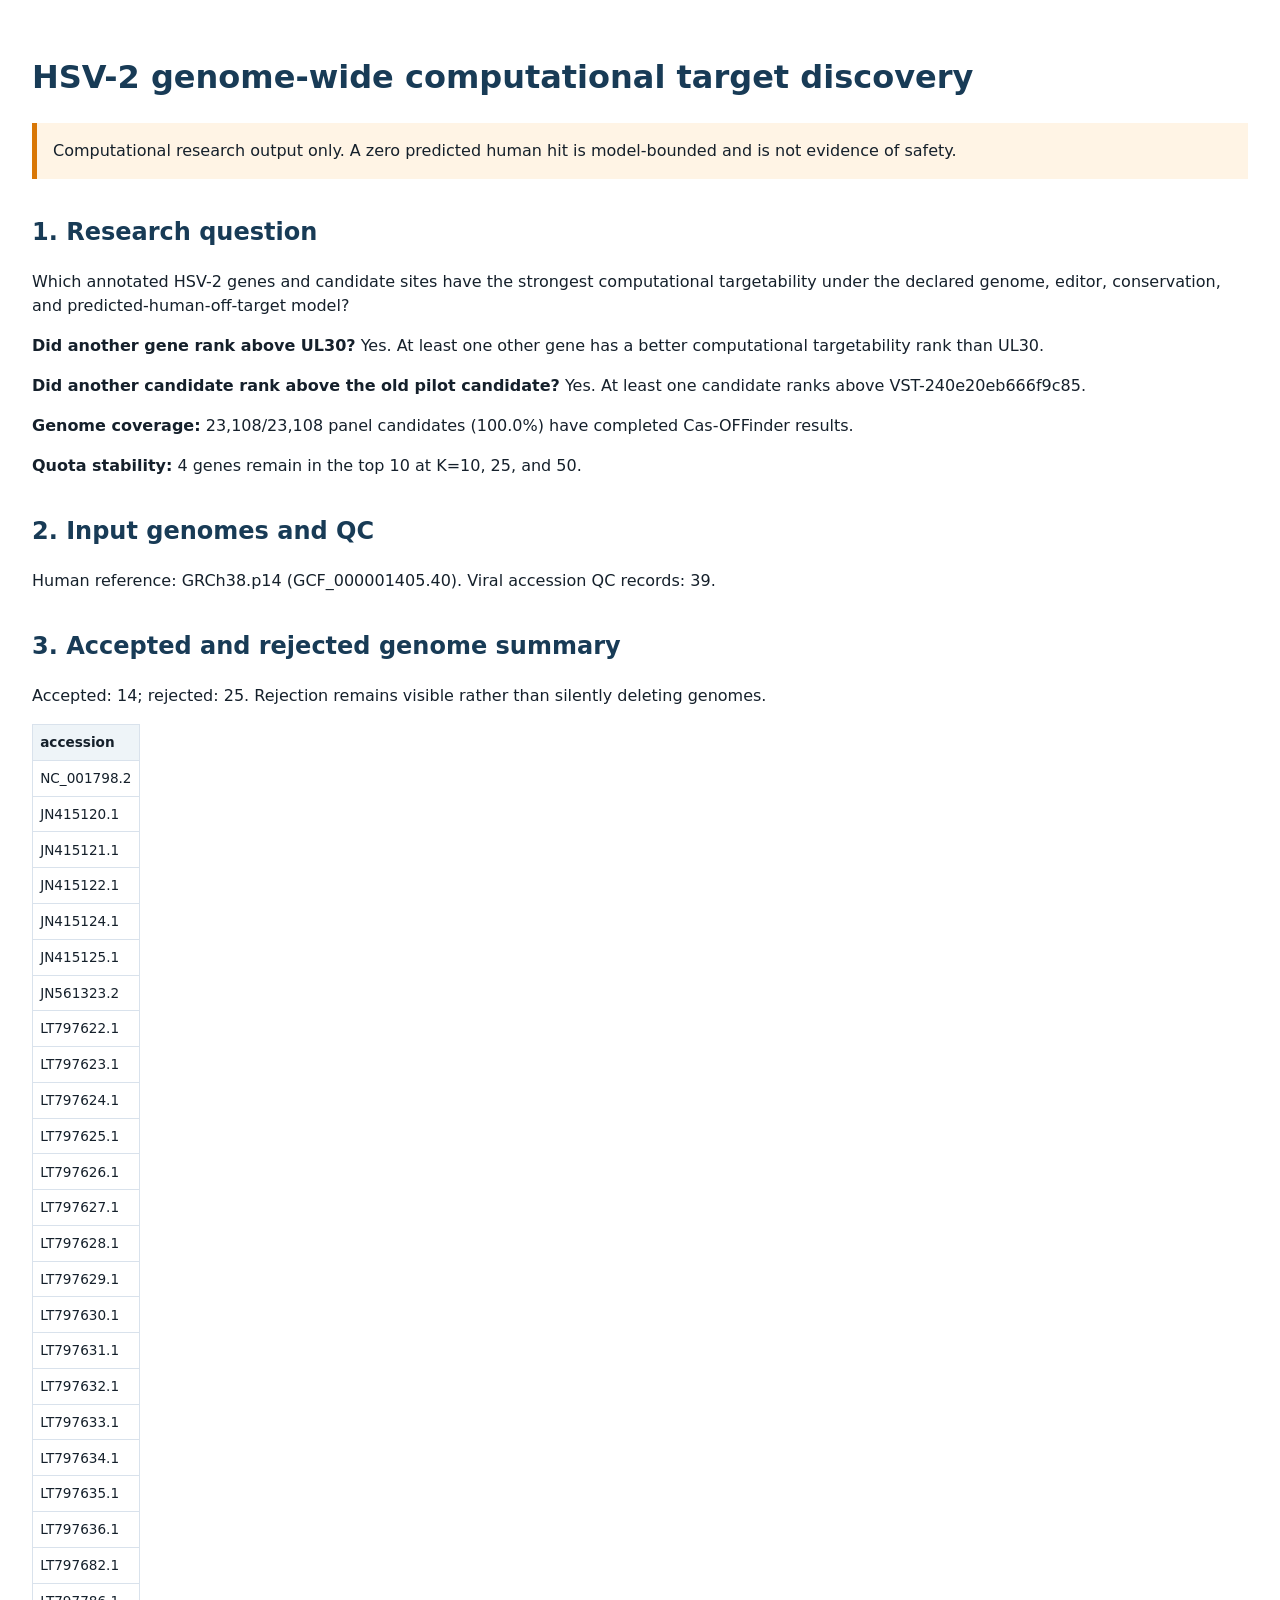
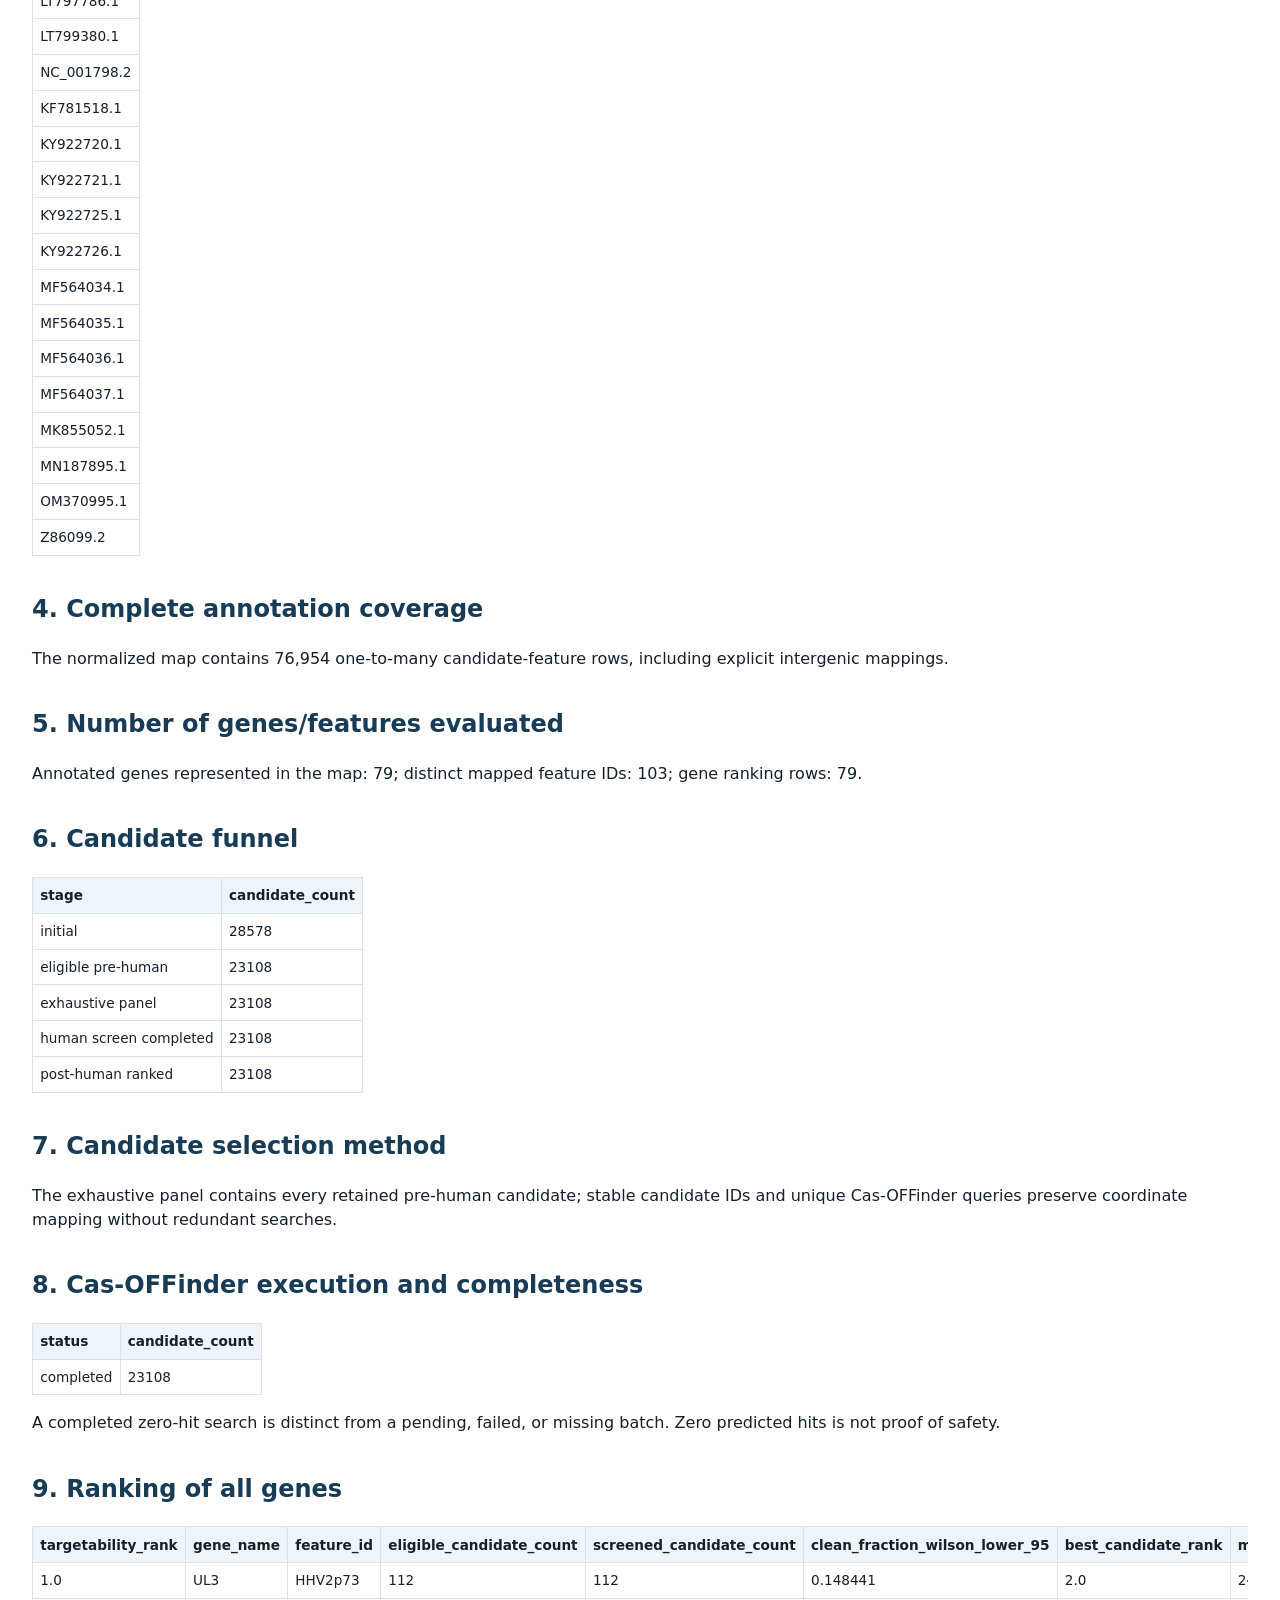
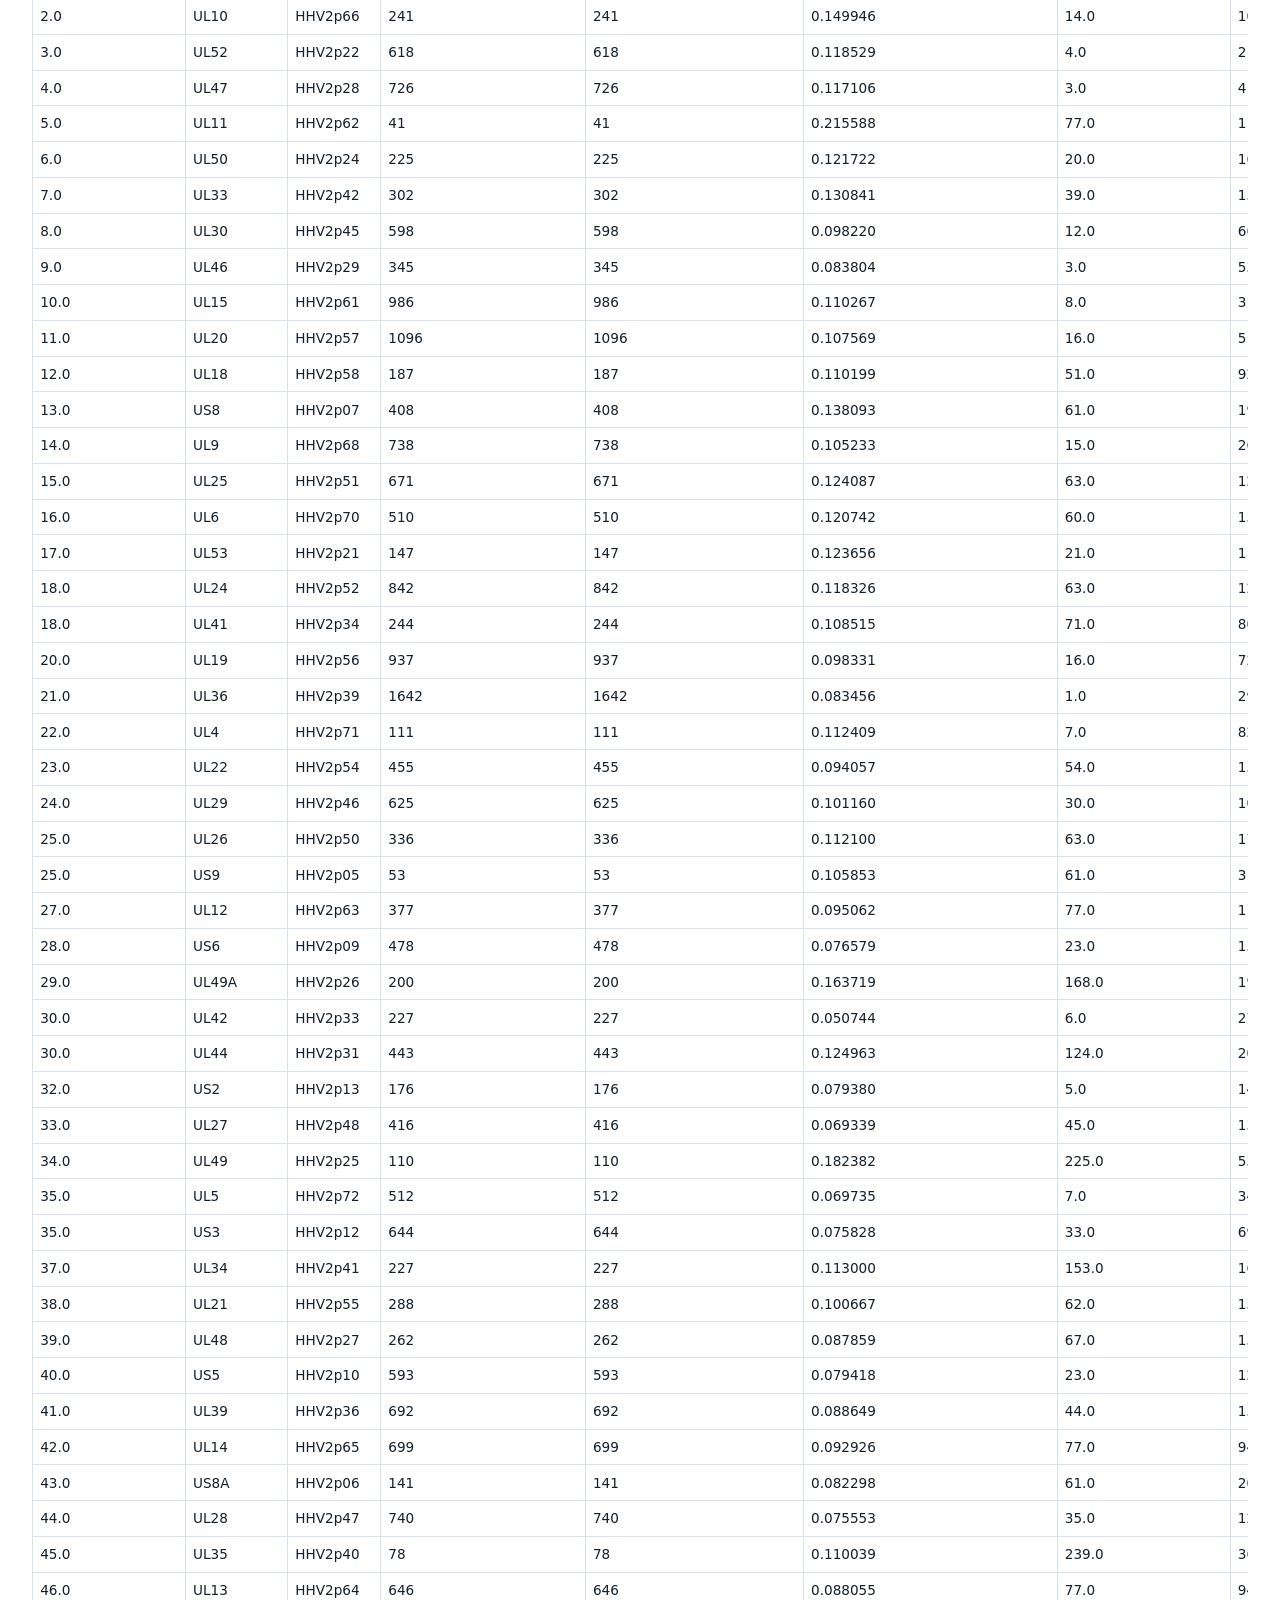
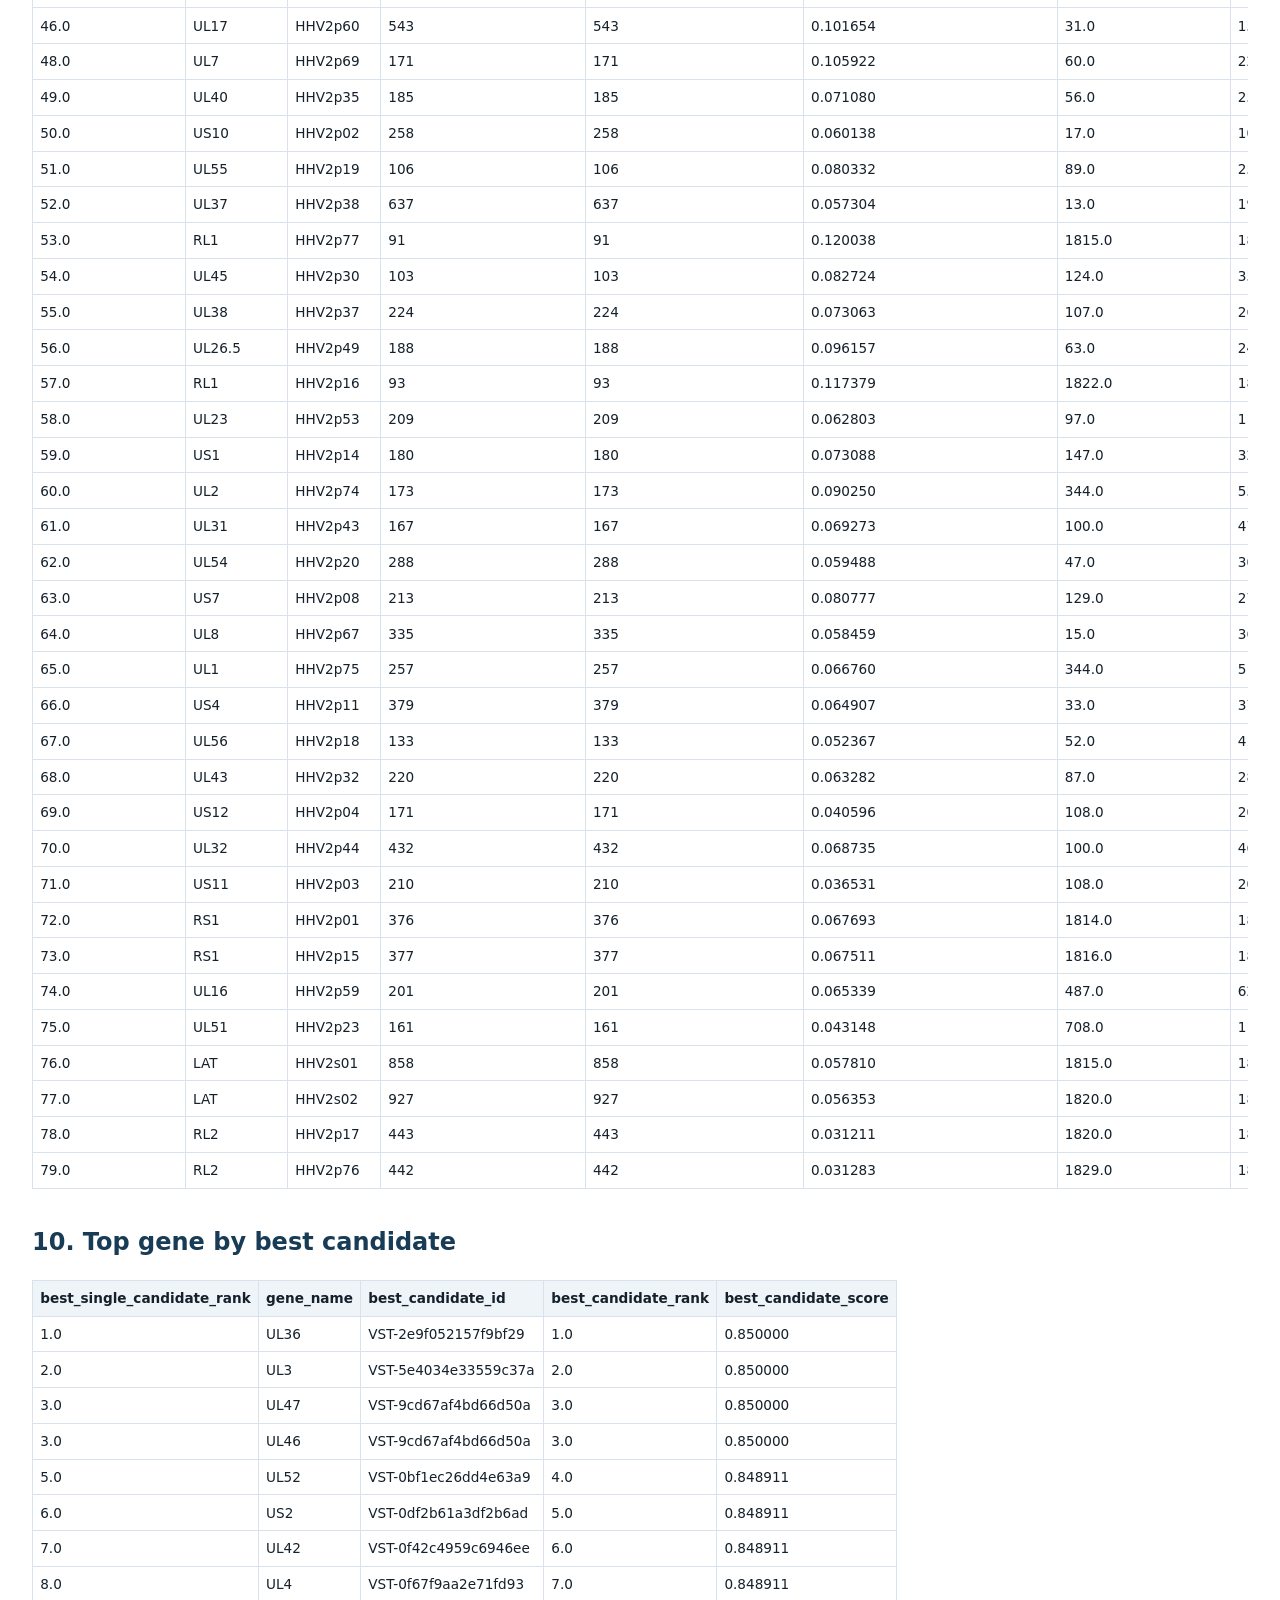
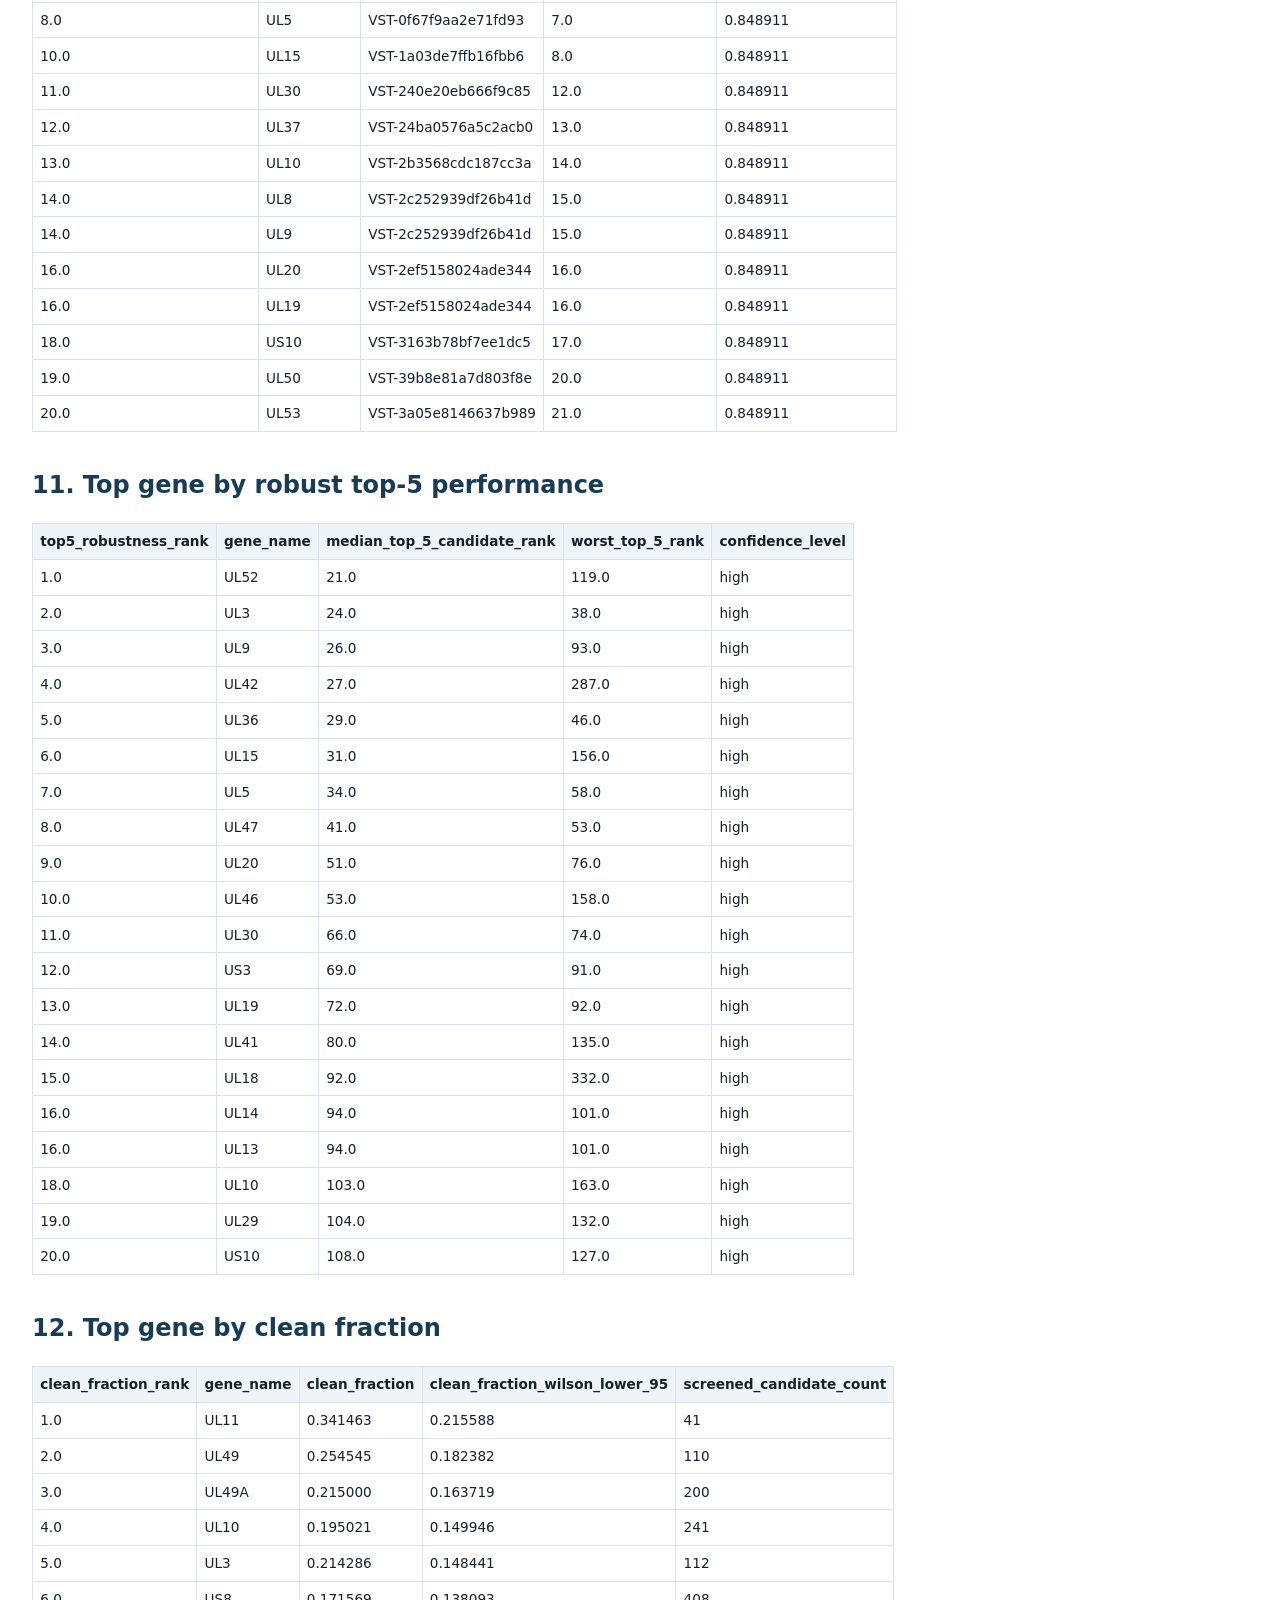
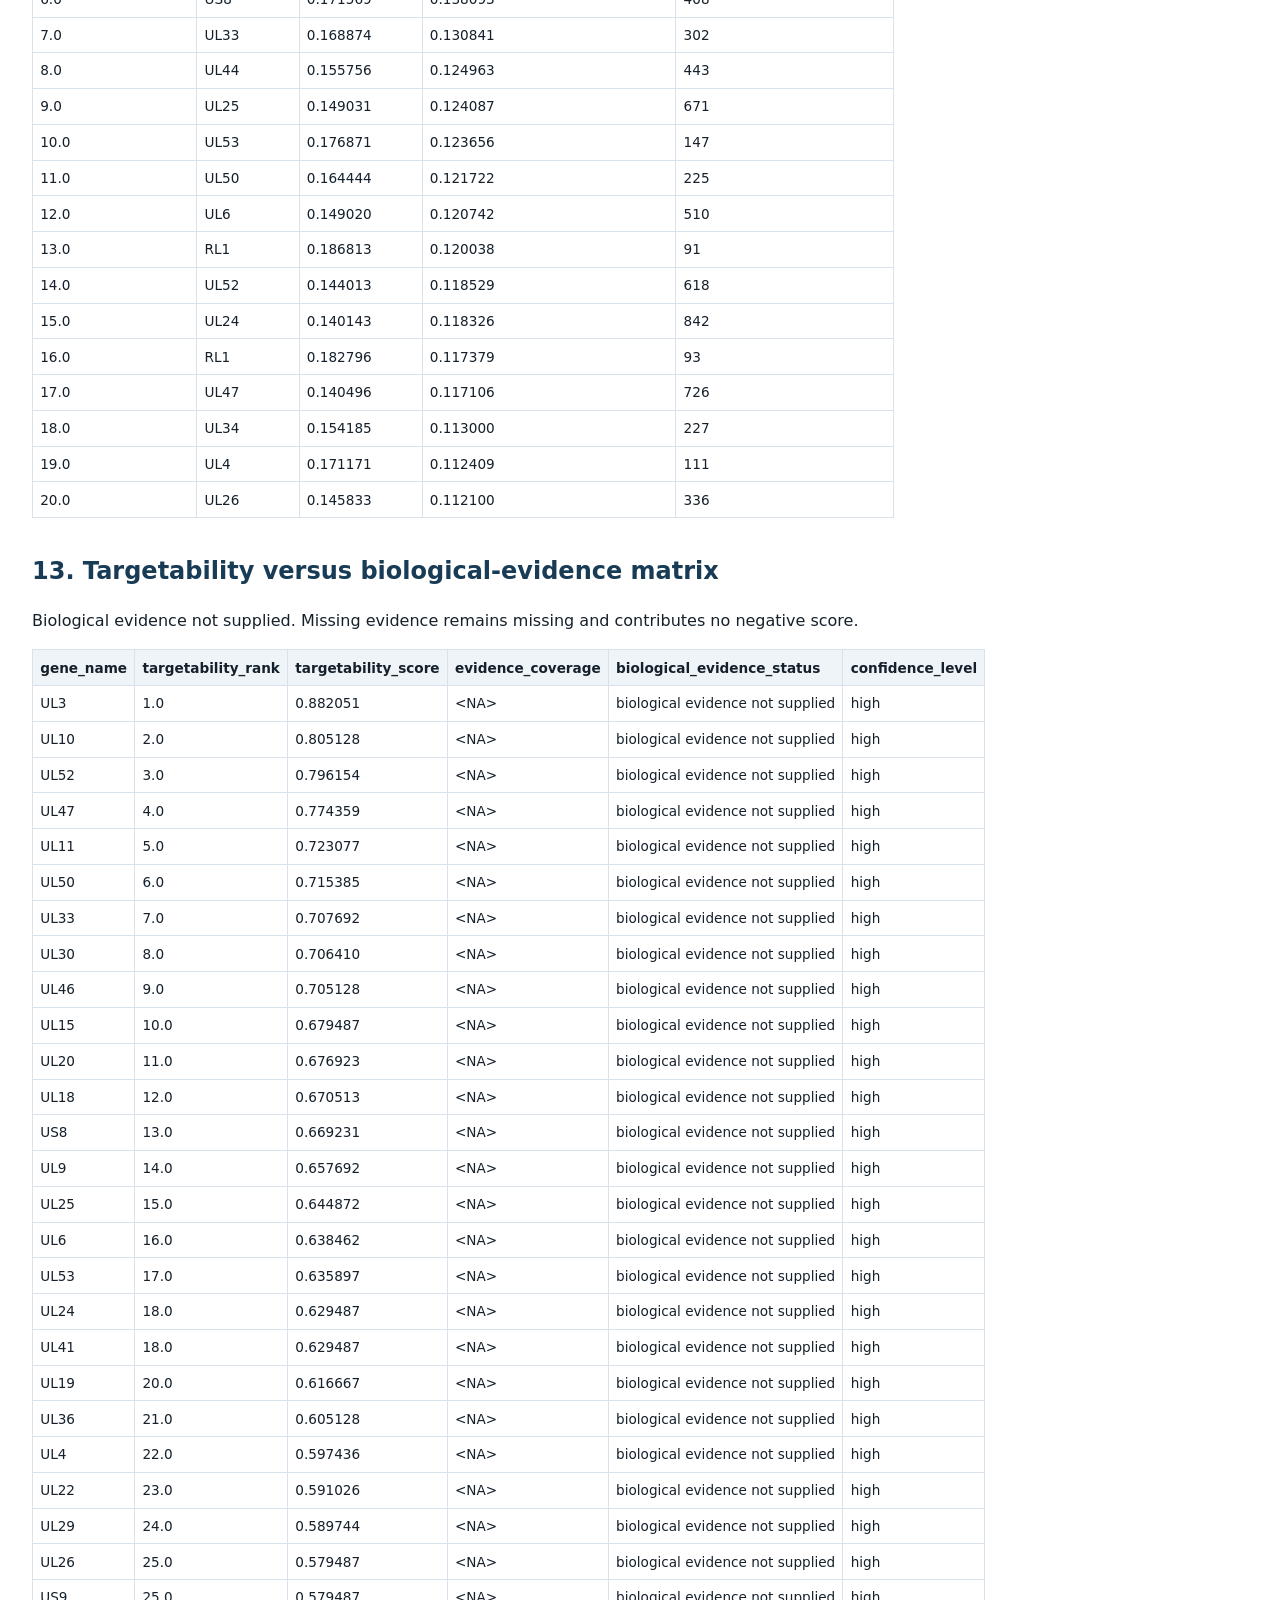
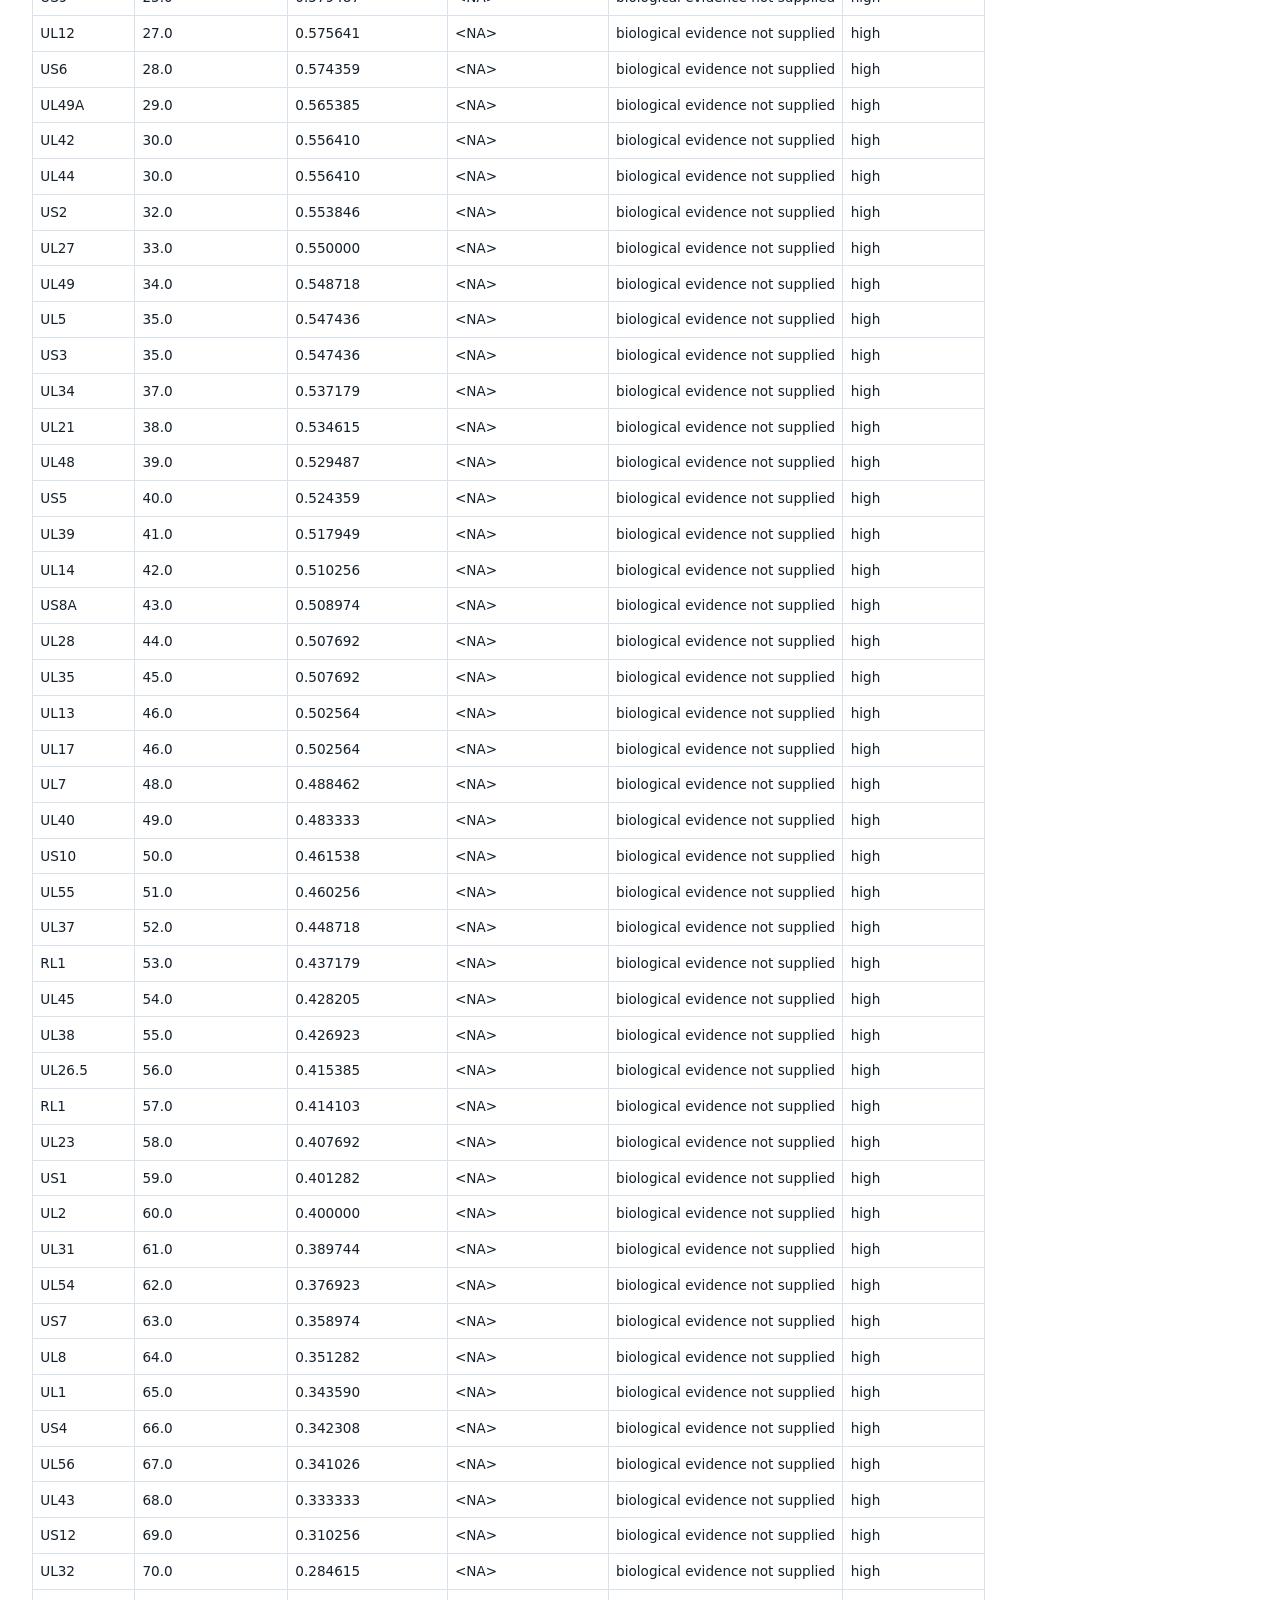
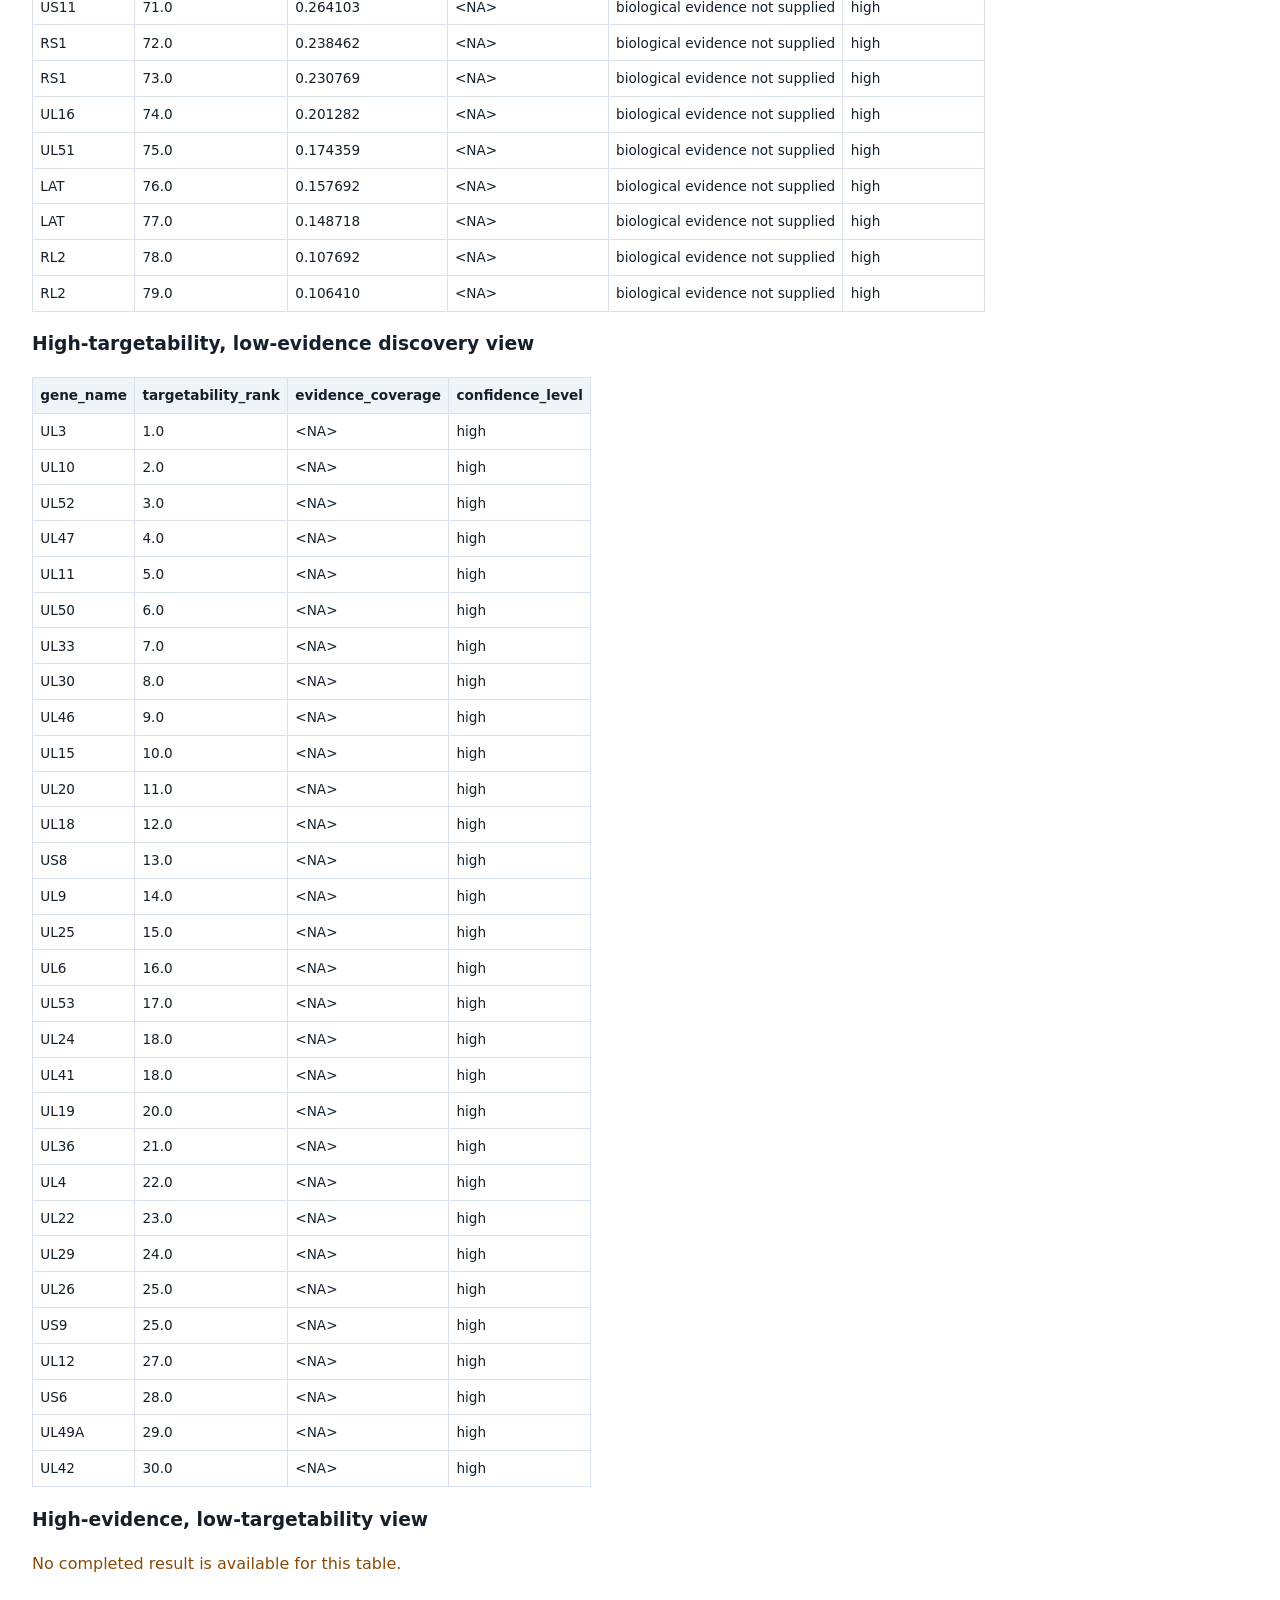
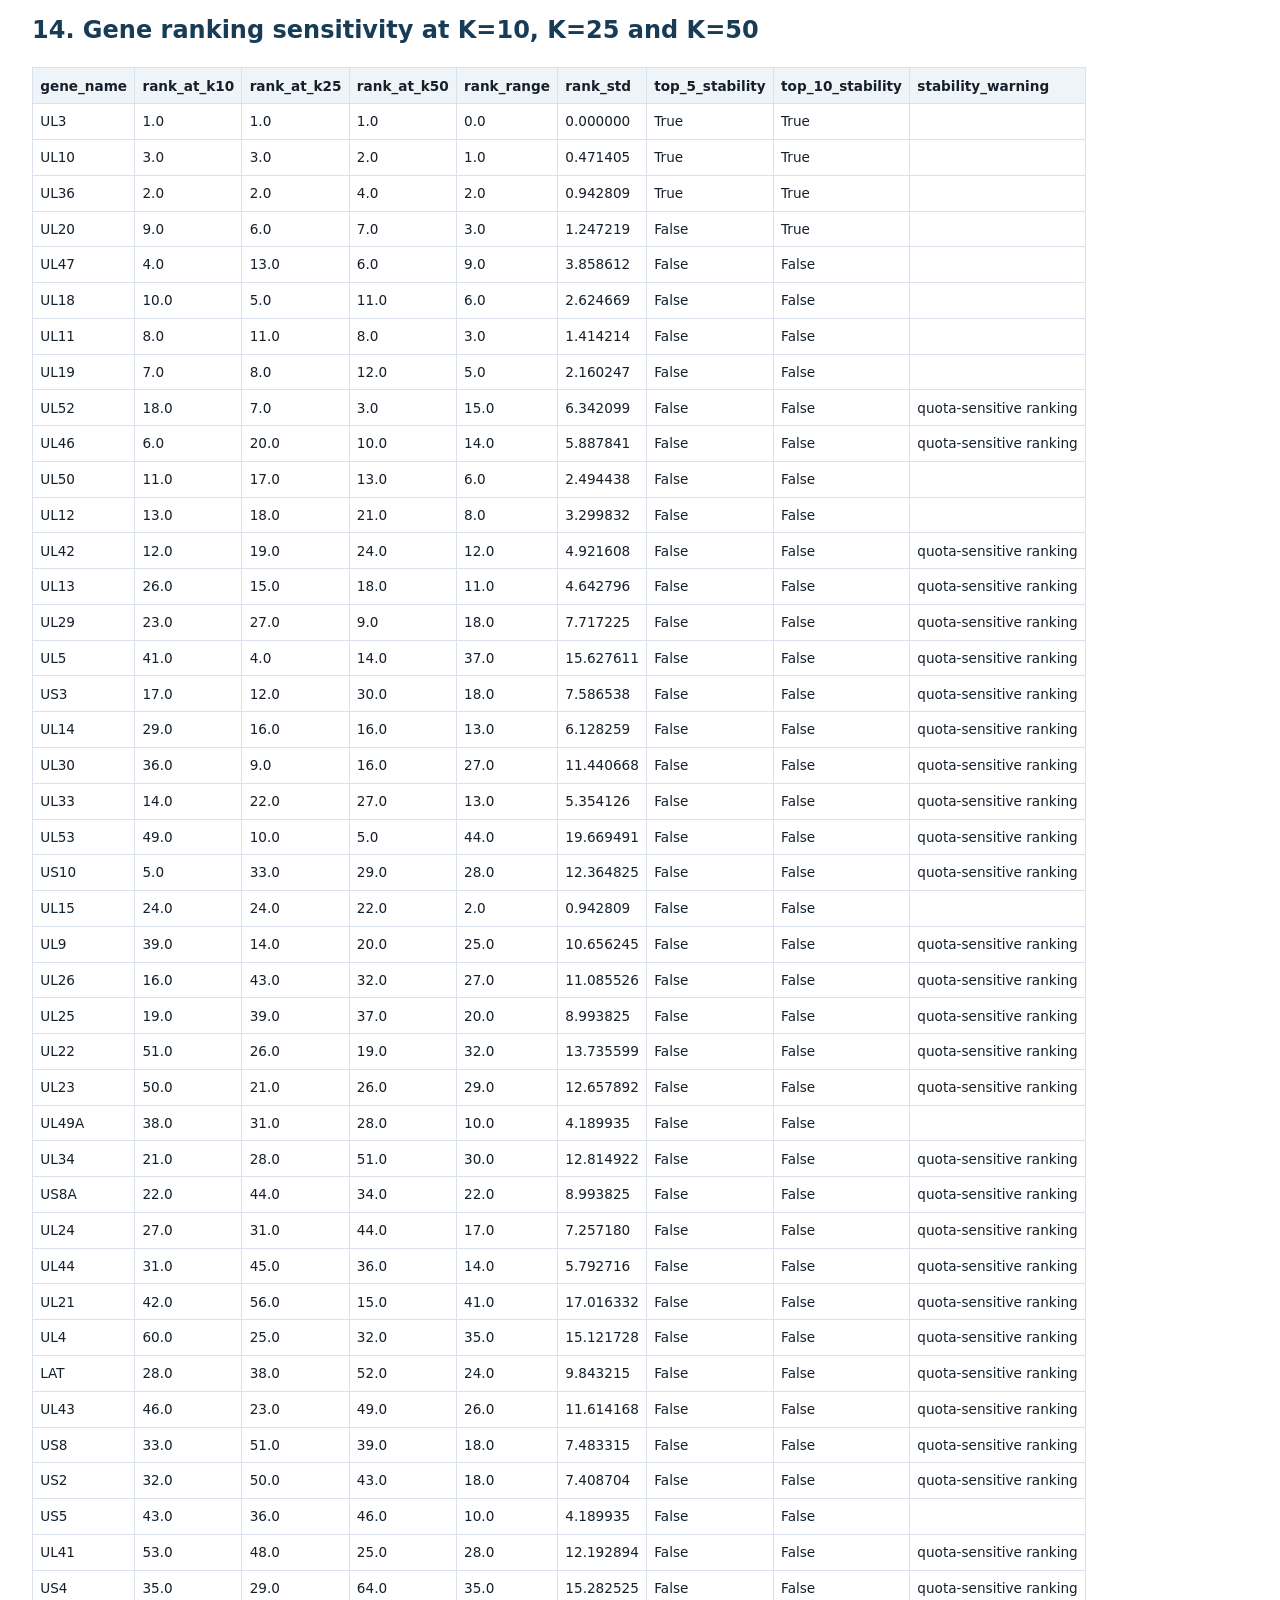
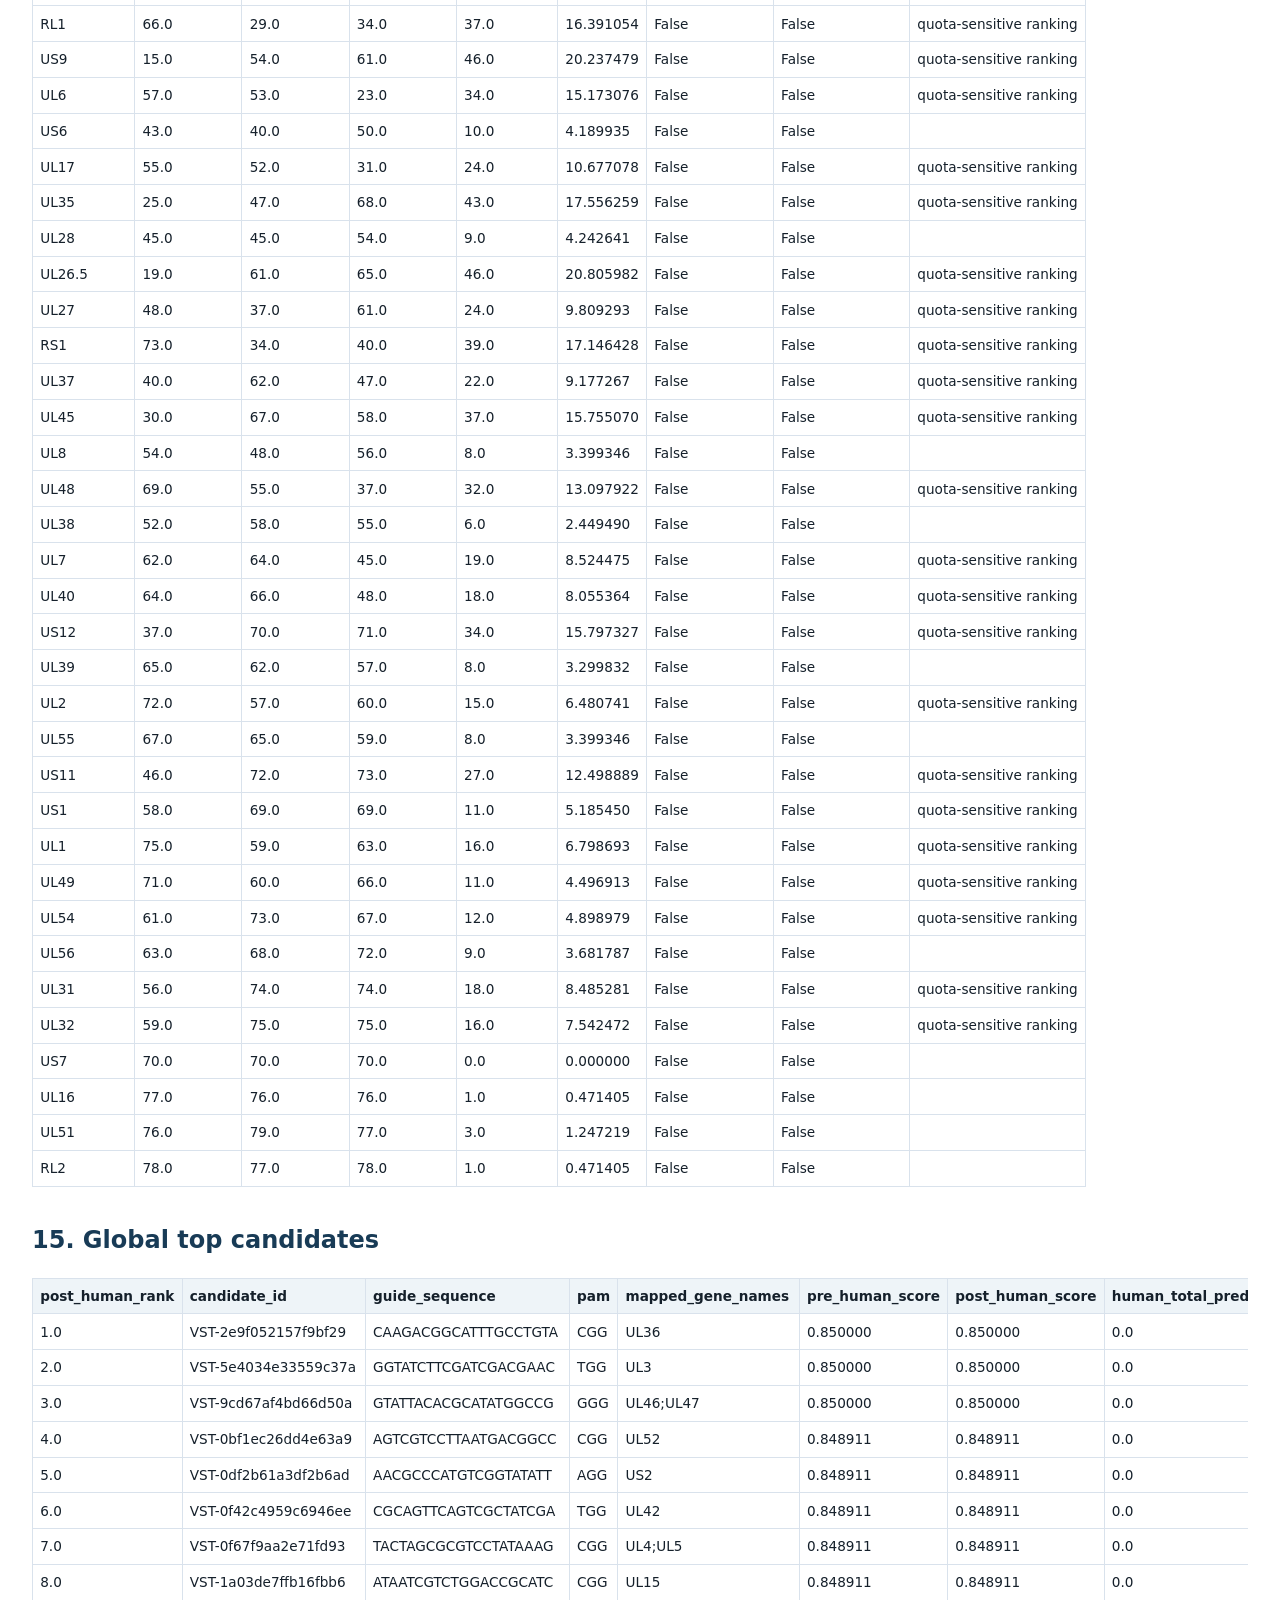
<file: reports/hsv2_genome_wide_exhaustive/report.html>
<!doctype html>
<html lang="en"><head><meta charset="utf-8"><meta name="viewport" content="width=device-width, initial-scale=1">
<title>HSV-2 genome-wide computational discovery</title>
<style>body{font:16px/1.5 system-ui,sans-serif;max-width:1440px;margin:auto;padding:2rem;color:#15202b}h1,h2{color:#183b56}section{margin:2.2rem 0}table{border-collapse:collapse;width:100%;font-size:.85rem;display:block;overflow:auto}th,td{padding:.45rem;border:1px solid #d9e2ec;text-align:left;white-space:nowrap}th{background:#eef4f8}.warning{background:#fff4e5;padding:1rem;border-left:5px solid #d97706}.pending{color:#8a4b08}pre{white-space:pre-wrap;overflow-wrap:anywhere;background:#f4f7f9;padding:1rem}</style>
</head><body><h1>HSV-2 genome-wide computational target discovery</h1>
<p class="warning">Computational research output only. A zero predicted human hit is model-bounded and is not evidence of safety.</p>
<section id="section-1"><h2>1. Research question</h2>Which annotated HSV-2 genes and candidate sites have the strongest computational targetability under the declared genome, editor, conservation, and predicted-human-off-target model?<p><strong>Did another gene rank above UL30?</strong> Yes. At least one other gene has a better computational targetability rank than UL30.</p><p><strong>Did another candidate rank above the old pilot candidate?</strong> Yes. At least one candidate ranks above VST-240e20eb666f9c85.</p><p><strong>Genome coverage:</strong> 23,108/23,108 panel candidates (100.0%) have completed Cas-OFFinder results.</p><p><strong>Quota stability:</strong> 4 genes remain in the top 10 at K=10, 25, and 50.</p></section><section id="section-2"><h2>2. Input genomes and QC</h2><p>Human reference: GRCh38.p14 (GCF_000001405.40). Viral accession QC records: 39.</p></section><section id="section-3"><h2>3. Accepted and rejected genome summary</h2><p>Accepted: 14; rejected: 25. Rejection remains visible rather than silently deleting genomes.</p><table class="dataframe data">
  <thead>
    <tr style="text-align: right;">
      <th>accession</th>
    </tr>
  </thead>
  <tbody>
    <tr>
      <td>NC_001798.2</td>
    </tr>
    <tr>
      <td>JN415120.1</td>
    </tr>
    <tr>
      <td>JN415121.1</td>
    </tr>
    <tr>
      <td>JN415122.1</td>
    </tr>
    <tr>
      <td>JN415124.1</td>
    </tr>
    <tr>
      <td>JN415125.1</td>
    </tr>
    <tr>
      <td>JN561323.2</td>
    </tr>
    <tr>
      <td>LT797622.1</td>
    </tr>
    <tr>
      <td>LT797623.1</td>
    </tr>
    <tr>
      <td>LT797624.1</td>
    </tr>
    <tr>
      <td>LT797625.1</td>
    </tr>
    <tr>
      <td>LT797626.1</td>
    </tr>
    <tr>
      <td>LT797627.1</td>
    </tr>
    <tr>
      <td>LT797628.1</td>
    </tr>
    <tr>
      <td>LT797629.1</td>
    </tr>
    <tr>
      <td>LT797630.1</td>
    </tr>
    <tr>
      <td>LT797631.1</td>
    </tr>
    <tr>
      <td>LT797632.1</td>
    </tr>
    <tr>
      <td>LT797633.1</td>
    </tr>
    <tr>
      <td>LT797634.1</td>
    </tr>
    <tr>
      <td>LT797635.1</td>
    </tr>
    <tr>
      <td>LT797636.1</td>
    </tr>
    <tr>
      <td>LT797682.1</td>
    </tr>
    <tr>
      <td>LT797786.1</td>
    </tr>
    <tr>
      <td>LT799380.1</td>
    </tr>
    <tr>
      <td>NC_001798.2</td>
    </tr>
    <tr>
      <td>KF781518.1</td>
    </tr>
    <tr>
      <td>KY922720.1</td>
    </tr>
    <tr>
      <td>KY922721.1</td>
    </tr>
    <tr>
      <td>KY922725.1</td>
    </tr>
    <tr>
      <td>KY922726.1</td>
    </tr>
    <tr>
      <td>MF564034.1</td>
    </tr>
    <tr>
      <td>MF564035.1</td>
    </tr>
    <tr>
      <td>MF564036.1</td>
    </tr>
    <tr>
      <td>MF564037.1</td>
    </tr>
    <tr>
      <td>MK855052.1</td>
    </tr>
    <tr>
      <td>MN187895.1</td>
    </tr>
    <tr>
      <td>OM370995.1</td>
    </tr>
    <tr>
      <td>Z86099.2</td>
    </tr>
  </tbody>
</table></section><section id="section-4"><h2>4. Complete annotation coverage</h2><p>The normalized map contains 76,954 one-to-many candidate-feature rows, including explicit intergenic mappings.</p></section><section id="section-5"><h2>5. Number of genes/features evaluated</h2><p>Annotated genes represented in the map: 79; distinct mapped feature IDs: 103; gene ranking rows: 79.</p></section><section id="section-6"><h2>6. Candidate funnel</h2><table class="dataframe data">
  <thead>
    <tr style="text-align: right;">
      <th>stage</th>
      <th>candidate_count</th>
    </tr>
  </thead>
  <tbody>
    <tr>
      <td>initial</td>
      <td>28578</td>
    </tr>
    <tr>
      <td>eligible pre-human</td>
      <td>23108</td>
    </tr>
    <tr>
      <td>exhaustive panel</td>
      <td>23108</td>
    </tr>
    <tr>
      <td>human screen completed</td>
      <td>23108</td>
    </tr>
    <tr>
      <td>post-human ranked</td>
      <td>23108</td>
    </tr>
  </tbody>
</table></section><section id="section-7"><h2>7. Candidate selection method</h2><p>The exhaustive panel contains every retained pre-human candidate; stable candidate IDs and unique Cas-OFFinder queries preserve coordinate mapping without redundant searches.</p></section><section id="section-8"><h2>8. Cas-OFFinder execution and completeness</h2><table class="dataframe data">
  <thead>
    <tr style="text-align: right;">
      <th>status</th>
      <th>candidate_count</th>
    </tr>
  </thead>
  <tbody>
    <tr>
      <td>completed</td>
      <td>23108</td>
    </tr>
  </tbody>
</table><p>A completed zero-hit search is distinct from a pending, failed, or missing batch. Zero predicted hits is not proof of safety.</p></section><section id="section-9"><h2>9. Ranking of all genes</h2><table class="dataframe data">
  <thead>
    <tr style="text-align: right;">
      <th>targetability_rank</th>
      <th>gene_name</th>
      <th>feature_id</th>
      <th>eligible_candidate_count</th>
      <th>screened_candidate_count</th>
      <th>clean_fraction_wilson_lower_95</th>
      <th>best_candidate_rank</th>
      <th>median_top_5_candidate_rank</th>
      <th>targetability_score</th>
      <th>confidence_level</th>
    </tr>
  </thead>
  <tbody>
    <tr>
      <td>1.0</td>
      <td>UL3</td>
      <td>HHV2p73</td>
      <td>112</td>
      <td>112</td>
      <td>0.148441</td>
      <td>2.0</td>
      <td>24.0</td>
      <td>0.882051</td>
      <td>high</td>
    </tr>
    <tr>
      <td>2.0</td>
      <td>UL10</td>
      <td>HHV2p66</td>
      <td>241</td>
      <td>241</td>
      <td>0.149946</td>
      <td>14.0</td>
      <td>103.0</td>
      <td>0.805128</td>
      <td>high</td>
    </tr>
    <tr>
      <td>3.0</td>
      <td>UL52</td>
      <td>HHV2p22</td>
      <td>618</td>
      <td>618</td>
      <td>0.118529</td>
      <td>4.0</td>
      <td>21.0</td>
      <td>0.796154</td>
      <td>high</td>
    </tr>
    <tr>
      <td>4.0</td>
      <td>UL47</td>
      <td>HHV2p28</td>
      <td>726</td>
      <td>726</td>
      <td>0.117106</td>
      <td>3.0</td>
      <td>41.0</td>
      <td>0.774359</td>
      <td>high</td>
    </tr>
    <tr>
      <td>5.0</td>
      <td>UL11</td>
      <td>HHV2p62</td>
      <td>41</td>
      <td>41</td>
      <td>0.215588</td>
      <td>77.0</td>
      <td>115.0</td>
      <td>0.723077</td>
      <td>high</td>
    </tr>
    <tr>
      <td>6.0</td>
      <td>UL50</td>
      <td>HHV2p24</td>
      <td>225</td>
      <td>225</td>
      <td>0.121722</td>
      <td>20.0</td>
      <td>168.0</td>
      <td>0.715385</td>
      <td>high</td>
    </tr>
    <tr>
      <td>7.0</td>
      <td>UL33</td>
      <td>HHV2p42</td>
      <td>302</td>
      <td>302</td>
      <td>0.130841</td>
      <td>39.0</td>
      <td>159.0</td>
      <td>0.707692</td>
      <td>high</td>
    </tr>
    <tr>
      <td>8.0</td>
      <td>UL30</td>
      <td>HHV2p45</td>
      <td>598</td>
      <td>598</td>
      <td>0.098220</td>
      <td>12.0</td>
      <td>66.0</td>
      <td>0.706410</td>
      <td>high</td>
    </tr>
    <tr>
      <td>9.0</td>
      <td>UL46</td>
      <td>HHV2p29</td>
      <td>345</td>
      <td>345</td>
      <td>0.083804</td>
      <td>3.0</td>
      <td>53.0</td>
      <td>0.705128</td>
      <td>high</td>
    </tr>
    <tr>
      <td>10.0</td>
      <td>UL15</td>
      <td>HHV2p61</td>
      <td>986</td>
      <td>986</td>
      <td>0.110267</td>
      <td>8.0</td>
      <td>31.0</td>
      <td>0.679487</td>
      <td>high</td>
    </tr>
    <tr>
      <td>11.0</td>
      <td>UL20</td>
      <td>HHV2p57</td>
      <td>1096</td>
      <td>1096</td>
      <td>0.107569</td>
      <td>16.0</td>
      <td>51.0</td>
      <td>0.676923</td>
      <td>high</td>
    </tr>
    <tr>
      <td>12.0</td>
      <td>UL18</td>
      <td>HHV2p58</td>
      <td>187</td>
      <td>187</td>
      <td>0.110199</td>
      <td>51.0</td>
      <td>92.0</td>
      <td>0.670513</td>
      <td>high</td>
    </tr>
    <tr>
      <td>13.0</td>
      <td>US8</td>
      <td>HHV2p07</td>
      <td>408</td>
      <td>408</td>
      <td>0.138093</td>
      <td>61.0</td>
      <td>193.0</td>
      <td>0.669231</td>
      <td>high</td>
    </tr>
    <tr>
      <td>14.0</td>
      <td>UL9</td>
      <td>HHV2p68</td>
      <td>738</td>
      <td>738</td>
      <td>0.105233</td>
      <td>15.0</td>
      <td>26.0</td>
      <td>0.657692</td>
      <td>high</td>
    </tr>
    <tr>
      <td>15.0</td>
      <td>UL25</td>
      <td>HHV2p51</td>
      <td>671</td>
      <td>671</td>
      <td>0.124087</td>
      <td>63.0</td>
      <td>125.0</td>
      <td>0.644872</td>
      <td>high</td>
    </tr>
    <tr>
      <td>16.0</td>
      <td>UL6</td>
      <td>HHV2p70</td>
      <td>510</td>
      <td>510</td>
      <td>0.120742</td>
      <td>60.0</td>
      <td>151.0</td>
      <td>0.638462</td>
      <td>high</td>
    </tr>
    <tr>
      <td>17.0</td>
      <td>UL53</td>
      <td>HHV2p21</td>
      <td>147</td>
      <td>147</td>
      <td>0.123656</td>
      <td>21.0</td>
      <td>119.0</td>
      <td>0.635897</td>
      <td>high</td>
    </tr>
    <tr>
      <td>18.0</td>
      <td>UL24</td>
      <td>HHV2p52</td>
      <td>842</td>
      <td>842</td>
      <td>0.118326</td>
      <td>63.0</td>
      <td>125.0</td>
      <td>0.629487</td>
      <td>high</td>
    </tr>
    <tr>
      <td>18.0</td>
      <td>UL41</td>
      <td>HHV2p34</td>
      <td>244</td>
      <td>244</td>
      <td>0.108515</td>
      <td>71.0</td>
      <td>80.0</td>
      <td>0.629487</td>
      <td>high</td>
    </tr>
    <tr>
      <td>20.0</td>
      <td>UL19</td>
      <td>HHV2p56</td>
      <td>937</td>
      <td>937</td>
      <td>0.098331</td>
      <td>16.0</td>
      <td>72.0</td>
      <td>0.616667</td>
      <td>high</td>
    </tr>
    <tr>
      <td>21.0</td>
      <td>UL36</td>
      <td>HHV2p39</td>
      <td>1642</td>
      <td>1642</td>
      <td>0.083456</td>
      <td>1.0</td>
      <td>29.0</td>
      <td>0.605128</td>
      <td>high</td>
    </tr>
    <tr>
      <td>22.0</td>
      <td>UL4</td>
      <td>HHV2p71</td>
      <td>111</td>
      <td>111</td>
      <td>0.112409</td>
      <td>7.0</td>
      <td>827.0</td>
      <td>0.597436</td>
      <td>high</td>
    </tr>
    <tr>
      <td>23.0</td>
      <td>UL22</td>
      <td>HHV2p54</td>
      <td>455</td>
      <td>455</td>
      <td>0.094057</td>
      <td>54.0</td>
      <td>136.0</td>
      <td>0.591026</td>
      <td>high</td>
    </tr>
    <tr>
      <td>24.0</td>
      <td>UL29</td>
      <td>HHV2p46</td>
      <td>625</td>
      <td>625</td>
      <td>0.101160</td>
      <td>30.0</td>
      <td>104.0</td>
      <td>0.589744</td>
      <td>high</td>
    </tr>
    <tr>
      <td>25.0</td>
      <td>UL26</td>
      <td>HHV2p50</td>
      <td>336</td>
      <td>336</td>
      <td>0.112100</td>
      <td>63.0</td>
      <td>175.0</td>
      <td>0.579487</td>
      <td>high</td>
    </tr>
    <tr>
      <td>25.0</td>
      <td>US9</td>
      <td>HHV2p05</td>
      <td>53</td>
      <td>53</td>
      <td>0.105853</td>
      <td>61.0</td>
      <td>318.0</td>
      <td>0.579487</td>
      <td>high</td>
    </tr>
    <tr>
      <td>27.0</td>
      <td>UL12</td>
      <td>HHV2p63</td>
      <td>377</td>
      <td>377</td>
      <td>0.095062</td>
      <td>77.0</td>
      <td>115.0</td>
      <td>0.575641</td>
      <td>high</td>
    </tr>
    <tr>
      <td>28.0</td>
      <td>US6</td>
      <td>HHV2p09</td>
      <td>478</td>
      <td>478</td>
      <td>0.076579</td>
      <td>23.0</td>
      <td>155.0</td>
      <td>0.574359</td>
      <td>high</td>
    </tr>
    <tr>
      <td>29.0</td>
      <td>UL49A</td>
      <td>HHV2p26</td>
      <td>200</td>
      <td>200</td>
      <td>0.163719</td>
      <td>168.0</td>
      <td>190.0</td>
      <td>0.565385</td>
      <td>high</td>
    </tr>
    <tr>
      <td>30.0</td>
      <td>UL42</td>
      <td>HHV2p33</td>
      <td>227</td>
      <td>227</td>
      <td>0.050744</td>
      <td>6.0</td>
      <td>27.0</td>
      <td>0.556410</td>
      <td>high</td>
    </tr>
    <tr>
      <td>30.0</td>
      <td>UL44</td>
      <td>HHV2p31</td>
      <td>443</td>
      <td>443</td>
      <td>0.124963</td>
      <td>124.0</td>
      <td>201.0</td>
      <td>0.556410</td>
      <td>high</td>
    </tr>
    <tr>
      <td>32.0</td>
      <td>US2</td>
      <td>HHV2p13</td>
      <td>176</td>
      <td>176</td>
      <td>0.079380</td>
      <td>5.0</td>
      <td>141.0</td>
      <td>0.553846</td>
      <td>high</td>
    </tr>
    <tr>
      <td>33.0</td>
      <td>UL27</td>
      <td>HHV2p48</td>
      <td>416</td>
      <td>416</td>
      <td>0.069339</td>
      <td>45.0</td>
      <td>134.0</td>
      <td>0.550000</td>
      <td>high</td>
    </tr>
    <tr>
      <td>34.0</td>
      <td>UL49</td>
      <td>HHV2p25</td>
      <td>110</td>
      <td>110</td>
      <td>0.182382</td>
      <td>225.0</td>
      <td>536.0</td>
      <td>0.548718</td>
      <td>high</td>
    </tr>
    <tr>
      <td>35.0</td>
      <td>UL5</td>
      <td>HHV2p72</td>
      <td>512</td>
      <td>512</td>
      <td>0.069735</td>
      <td>7.0</td>
      <td>34.0</td>
      <td>0.547436</td>
      <td>high</td>
    </tr>
    <tr>
      <td>35.0</td>
      <td>US3</td>
      <td>HHV2p12</td>
      <td>644</td>
      <td>644</td>
      <td>0.075828</td>
      <td>33.0</td>
      <td>69.0</td>
      <td>0.547436</td>
      <td>high</td>
    </tr>
    <tr>
      <td>37.0</td>
      <td>UL34</td>
      <td>HHV2p41</td>
      <td>227</td>
      <td>227</td>
      <td>0.113000</td>
      <td>153.0</td>
      <td>164.0</td>
      <td>0.537179</td>
      <td>high</td>
    </tr>
    <tr>
      <td>38.0</td>
      <td>UL21</td>
      <td>HHV2p55</td>
      <td>288</td>
      <td>288</td>
      <td>0.100667</td>
      <td>62.0</td>
      <td>152.0</td>
      <td>0.534615</td>
      <td>high</td>
    </tr>
    <tr>
      <td>39.0</td>
      <td>UL48</td>
      <td>HHV2p27</td>
      <td>262</td>
      <td>262</td>
      <td>0.087859</td>
      <td>67.0</td>
      <td>157.0</td>
      <td>0.529487</td>
      <td>high</td>
    </tr>
    <tr>
      <td>40.0</td>
      <td>US5</td>
      <td>HHV2p10</td>
      <td>593</td>
      <td>593</td>
      <td>0.079418</td>
      <td>23.0</td>
      <td>129.0</td>
      <td>0.524359</td>
      <td>high</td>
    </tr>
    <tr>
      <td>41.0</td>
      <td>UL39</td>
      <td>HHV2p36</td>
      <td>692</td>
      <td>692</td>
      <td>0.088649</td>
      <td>44.0</td>
      <td>150.0</td>
      <td>0.517949</td>
      <td>high</td>
    </tr>
    <tr>
      <td>42.0</td>
      <td>UL14</td>
      <td>HHV2p65</td>
      <td>699</td>
      <td>699</td>
      <td>0.092926</td>
      <td>77.0</td>
      <td>94.0</td>
      <td>0.510256</td>
      <td>high</td>
    </tr>
    <tr>
      <td>43.0</td>
      <td>US8A</td>
      <td>HHV2p06</td>
      <td>141</td>
      <td>141</td>
      <td>0.082298</td>
      <td>61.0</td>
      <td>207.0</td>
      <td>0.508974</td>
      <td>high</td>
    </tr>
    <tr>
      <td>44.0</td>
      <td>UL28</td>
      <td>HHV2p47</td>
      <td>740</td>
      <td>740</td>
      <td>0.075553</td>
      <td>35.0</td>
      <td>123.0</td>
      <td>0.507692</td>
      <td>high</td>
    </tr>
    <tr>
      <td>45.0</td>
      <td>UL35</td>
      <td>HHV2p40</td>
      <td>78</td>
      <td>78</td>
      <td>0.110039</td>
      <td>239.0</td>
      <td>364.0</td>
      <td>0.507692</td>
      <td>high</td>
    </tr>
    <tr>
      <td>46.0</td>
      <td>UL13</td>
      <td>HHV2p64</td>
      <td>646</td>
      <td>646</td>
      <td>0.088055</td>
      <td>77.0</td>
      <td>94.0</td>
      <td>0.502564</td>
      <td>high</td>
    </tr>
    <tr>
      <td>46.0</td>
      <td>UL17</td>
      <td>HHV2p60</td>
      <td>543</td>
      <td>543</td>
      <td>0.101654</td>
      <td>31.0</td>
      <td>156.0</td>
      <td>0.502564</td>
      <td>high</td>
    </tr>
    <tr>
      <td>48.0</td>
      <td>UL7</td>
      <td>HHV2p69</td>
      <td>171</td>
      <td>171</td>
      <td>0.105922</td>
      <td>60.0</td>
      <td>220.0</td>
      <td>0.488462</td>
      <td>high</td>
    </tr>
    <tr>
      <td>49.0</td>
      <td>UL40</td>
      <td>HHV2p35</td>
      <td>185</td>
      <td>185</td>
      <td>0.071080</td>
      <td>56.0</td>
      <td>257.0</td>
      <td>0.483333</td>
      <td>high</td>
    </tr>
    <tr>
      <td>50.0</td>
      <td>US10</td>
      <td>HHV2p02</td>
      <td>258</td>
      <td>258</td>
      <td>0.060138</td>
      <td>17.0</td>
      <td>108.0</td>
      <td>0.461538</td>
      <td>high</td>
    </tr>
    <tr>
      <td>51.0</td>
      <td>UL55</td>
      <td>HHV2p19</td>
      <td>106</td>
      <td>106</td>
      <td>0.080332</td>
      <td>89.0</td>
      <td>254.0</td>
      <td>0.460256</td>
      <td>high</td>
    </tr>
    <tr>
      <td>52.0</td>
      <td>UL37</td>
      <td>HHV2p38</td>
      <td>637</td>
      <td>637</td>
      <td>0.057304</td>
      <td>13.0</td>
      <td>194.0</td>
      <td>0.448718</td>
      <td>high</td>
    </tr>
    <tr>
      <td>53.0</td>
      <td>RL1</td>
      <td>HHV2p77</td>
      <td>91</td>
      <td>91</td>
      <td>0.120038</td>
      <td>1815.0</td>
      <td>1824.0</td>
      <td>0.437179</td>
      <td>high</td>
    </tr>
    <tr>
      <td>54.0</td>
      <td>UL45</td>
      <td>HHV2p30</td>
      <td>103</td>
      <td>103</td>
      <td>0.082724</td>
      <td>124.0</td>
      <td>351.0</td>
      <td>0.428205</td>
      <td>high</td>
    </tr>
    <tr>
      <td>55.0</td>
      <td>UL38</td>
      <td>HHV2p37</td>
      <td>224</td>
      <td>224</td>
      <td>0.073063</td>
      <td>107.0</td>
      <td>262.0</td>
      <td>0.426923</td>
      <td>high</td>
    </tr>
    <tr>
      <td>56.0</td>
      <td>UL26.5</td>
      <td>HHV2p49</td>
      <td>188</td>
      <td>188</td>
      <td>0.096157</td>
      <td>63.0</td>
      <td>247.0</td>
      <td>0.415385</td>
      <td>high</td>
    </tr>
    <tr>
      <td>57.0</td>
      <td>RL1</td>
      <td>HHV2p16</td>
      <td>93</td>
      <td>93</td>
      <td>0.117379</td>
      <td>1822.0</td>
      <td>1825.0</td>
      <td>0.414103</td>
      <td>high</td>
    </tr>
    <tr>
      <td>58.0</td>
      <td>UL23</td>
      <td>HHV2p53</td>
      <td>209</td>
      <td>209</td>
      <td>0.062803</td>
      <td>97.0</td>
      <td>116.0</td>
      <td>0.407692</td>
      <td>high</td>
    </tr>
    <tr>
      <td>59.0</td>
      <td>US1</td>
      <td>HHV2p14</td>
      <td>180</td>
      <td>180</td>
      <td>0.073088</td>
      <td>147.0</td>
      <td>329.0</td>
      <td>0.401282</td>
      <td>high</td>
    </tr>
    <tr>
      <td>60.0</td>
      <td>UL2</td>
      <td>HHV2p74</td>
      <td>173</td>
      <td>173</td>
      <td>0.090250</td>
      <td>344.0</td>
      <td>552.0</td>
      <td>0.400000</td>
      <td>high</td>
    </tr>
    <tr>
      <td>61.0</td>
      <td>UL31</td>
      <td>HHV2p43</td>
      <td>167</td>
      <td>167</td>
      <td>0.069273</td>
      <td>100.0</td>
      <td>473.0</td>
      <td>0.389744</td>
      <td>high</td>
    </tr>
    <tr>
      <td>62.0</td>
      <td>UL54</td>
      <td>HHV2p20</td>
      <td>288</td>
      <td>288</td>
      <td>0.059488</td>
      <td>47.0</td>
      <td>306.0</td>
      <td>0.376923</td>
      <td>high</td>
    </tr>
    <tr>
      <td>63.0</td>
      <td>US7</td>
      <td>HHV2p08</td>
      <td>213</td>
      <td>213</td>
      <td>0.080777</td>
      <td>129.0</td>
      <td>270.0</td>
      <td>0.358974</td>
      <td>high</td>
    </tr>
    <tr>
      <td>64.0</td>
      <td>UL8</td>
      <td>HHV2p67</td>
      <td>335</td>
      <td>335</td>
      <td>0.058459</td>
      <td>15.0</td>
      <td>361.0</td>
      <td>0.351282</td>
      <td>high</td>
    </tr>
    <tr>
      <td>65.0</td>
      <td>UL1</td>
      <td>HHV2p75</td>
      <td>257</td>
      <td>257</td>
      <td>0.066760</td>
      <td>344.0</td>
      <td>516.0</td>
      <td>0.343590</td>
      <td>high</td>
    </tr>
    <tr>
      <td>66.0</td>
      <td>US4</td>
      <td>HHV2p11</td>
      <td>379</td>
      <td>379</td>
      <td>0.064907</td>
      <td>33.0</td>
      <td>378.0</td>
      <td>0.342308</td>
      <td>high</td>
    </tr>
    <tr>
      <td>67.0</td>
      <td>UL56</td>
      <td>HHV2p18</td>
      <td>133</td>
      <td>133</td>
      <td>0.052367</td>
      <td>52.0</td>
      <td>410.0</td>
      <td>0.341026</td>
      <td>high</td>
    </tr>
    <tr>
      <td>68.0</td>
      <td>UL43</td>
      <td>HHV2p32</td>
      <td>220</td>
      <td>220</td>
      <td>0.063282</td>
      <td>87.0</td>
      <td>282.0</td>
      <td>0.333333</td>
      <td>high</td>
    </tr>
    <tr>
      <td>69.0</td>
      <td>US12</td>
      <td>HHV2p04</td>
      <td>171</td>
      <td>171</td>
      <td>0.040596</td>
      <td>108.0</td>
      <td>206.0</td>
      <td>0.310256</td>
      <td>high</td>
    </tr>
    <tr>
      <td>70.0</td>
      <td>UL32</td>
      <td>HHV2p44</td>
      <td>432</td>
      <td>432</td>
      <td>0.068735</td>
      <td>100.0</td>
      <td>460.0</td>
      <td>0.284615</td>
      <td>high</td>
    </tr>
    <tr>
      <td>71.0</td>
      <td>US11</td>
      <td>HHV2p03</td>
      <td>210</td>
      <td>210</td>
      <td>0.036531</td>
      <td>108.0</td>
      <td>206.0</td>
      <td>0.264103</td>
      <td>high</td>
    </tr>
    <tr>
      <td>72.0</td>
      <td>RS1</td>
      <td>HHV2p01</td>
      <td>376</td>
      <td>376</td>
      <td>0.067693</td>
      <td>1814.0</td>
      <td>1845.0</td>
      <td>0.238462</td>
      <td>high</td>
    </tr>
    <tr>
      <td>73.0</td>
      <td>RS1</td>
      <td>HHV2p15</td>
      <td>377</td>
      <td>377</td>
      <td>0.067511</td>
      <td>1816.0</td>
      <td>1844.0</td>
      <td>0.230769</td>
      <td>high</td>
    </tr>
    <tr>
      <td>74.0</td>
      <td>UL16</td>
      <td>HHV2p59</td>
      <td>201</td>
      <td>201</td>
      <td>0.065339</td>
      <td>487.0</td>
      <td>628.0</td>
      <td>0.201282</td>
      <td>high</td>
    </tr>
    <tr>
      <td>75.0</td>
      <td>UL51</td>
      <td>HHV2p23</td>
      <td>161</td>
      <td>161</td>
      <td>0.043148</td>
      <td>708.0</td>
      <td>1116.0</td>
      <td>0.174359</td>
      <td>high</td>
    </tr>
    <tr>
      <td>76.0</td>
      <td>LAT</td>
      <td>HHV2s01</td>
      <td>858</td>
      <td>858</td>
      <td>0.057810</td>
      <td>1815.0</td>
      <td>1824.0</td>
      <td>0.157692</td>
      <td>high</td>
    </tr>
    <tr>
      <td>77.0</td>
      <td>LAT</td>
      <td>HHV2s02</td>
      <td>927</td>
      <td>927</td>
      <td>0.056353</td>
      <td>1820.0</td>
      <td>1823.0</td>
      <td>0.148718</td>
      <td>high</td>
    </tr>
    <tr>
      <td>78.0</td>
      <td>RL2</td>
      <td>HHV2p17</td>
      <td>443</td>
      <td>443</td>
      <td>0.031211</td>
      <td>1820.0</td>
      <td>1849.0</td>
      <td>0.107692</td>
      <td>high</td>
    </tr>
    <tr>
      <td>79.0</td>
      <td>RL2</td>
      <td>HHV2p76</td>
      <td>442</td>
      <td>442</td>
      <td>0.031283</td>
      <td>1829.0</td>
      <td>1848.0</td>
      <td>0.106410</td>
      <td>high</td>
    </tr>
  </tbody>
</table></section><section id="section-10"><h2>10. Top gene by best candidate</h2><table class="dataframe data">
  <thead>
    <tr style="text-align: right;">
      <th>best_single_candidate_rank</th>
      <th>gene_name</th>
      <th>best_candidate_id</th>
      <th>best_candidate_rank</th>
      <th>best_candidate_score</th>
    </tr>
  </thead>
  <tbody>
    <tr>
      <td>1.0</td>
      <td>UL36</td>
      <td>VST-2e9f052157f9bf29</td>
      <td>1.0</td>
      <td>0.850000</td>
    </tr>
    <tr>
      <td>2.0</td>
      <td>UL3</td>
      <td>VST-5e4034e33559c37a</td>
      <td>2.0</td>
      <td>0.850000</td>
    </tr>
    <tr>
      <td>3.0</td>
      <td>UL47</td>
      <td>VST-9cd67af4bd66d50a</td>
      <td>3.0</td>
      <td>0.850000</td>
    </tr>
    <tr>
      <td>3.0</td>
      <td>UL46</td>
      <td>VST-9cd67af4bd66d50a</td>
      <td>3.0</td>
      <td>0.850000</td>
    </tr>
    <tr>
      <td>5.0</td>
      <td>UL52</td>
      <td>VST-0bf1ec26dd4e63a9</td>
      <td>4.0</td>
      <td>0.848911</td>
    </tr>
    <tr>
      <td>6.0</td>
      <td>US2</td>
      <td>VST-0df2b61a3df2b6ad</td>
      <td>5.0</td>
      <td>0.848911</td>
    </tr>
    <tr>
      <td>7.0</td>
      <td>UL42</td>
      <td>VST-0f42c4959c6946ee</td>
      <td>6.0</td>
      <td>0.848911</td>
    </tr>
    <tr>
      <td>8.0</td>
      <td>UL4</td>
      <td>VST-0f67f9aa2e71fd93</td>
      <td>7.0</td>
      <td>0.848911</td>
    </tr>
    <tr>
      <td>8.0</td>
      <td>UL5</td>
      <td>VST-0f67f9aa2e71fd93</td>
      <td>7.0</td>
      <td>0.848911</td>
    </tr>
    <tr>
      <td>10.0</td>
      <td>UL15</td>
      <td>VST-1a03de7ffb16fbb6</td>
      <td>8.0</td>
      <td>0.848911</td>
    </tr>
    <tr>
      <td>11.0</td>
      <td>UL30</td>
      <td>VST-240e20eb666f9c85</td>
      <td>12.0</td>
      <td>0.848911</td>
    </tr>
    <tr>
      <td>12.0</td>
      <td>UL37</td>
      <td>VST-24ba0576a5c2acb0</td>
      <td>13.0</td>
      <td>0.848911</td>
    </tr>
    <tr>
      <td>13.0</td>
      <td>UL10</td>
      <td>VST-2b3568cdc187cc3a</td>
      <td>14.0</td>
      <td>0.848911</td>
    </tr>
    <tr>
      <td>14.0</td>
      <td>UL8</td>
      <td>VST-2c252939df26b41d</td>
      <td>15.0</td>
      <td>0.848911</td>
    </tr>
    <tr>
      <td>14.0</td>
      <td>UL9</td>
      <td>VST-2c252939df26b41d</td>
      <td>15.0</td>
      <td>0.848911</td>
    </tr>
    <tr>
      <td>16.0</td>
      <td>UL20</td>
      <td>VST-2ef5158024ade344</td>
      <td>16.0</td>
      <td>0.848911</td>
    </tr>
    <tr>
      <td>16.0</td>
      <td>UL19</td>
      <td>VST-2ef5158024ade344</td>
      <td>16.0</td>
      <td>0.848911</td>
    </tr>
    <tr>
      <td>18.0</td>
      <td>US10</td>
      <td>VST-3163b78bf7ee1dc5</td>
      <td>17.0</td>
      <td>0.848911</td>
    </tr>
    <tr>
      <td>19.0</td>
      <td>UL50</td>
      <td>VST-39b8e81a7d803f8e</td>
      <td>20.0</td>
      <td>0.848911</td>
    </tr>
    <tr>
      <td>20.0</td>
      <td>UL53</td>
      <td>VST-3a05e8146637b989</td>
      <td>21.0</td>
      <td>0.848911</td>
    </tr>
  </tbody>
</table></section><section id="section-11"><h2>11. Top gene by robust top-5 performance</h2><table class="dataframe data">
  <thead>
    <tr style="text-align: right;">
      <th>top5_robustness_rank</th>
      <th>gene_name</th>
      <th>median_top_5_candidate_rank</th>
      <th>worst_top_5_rank</th>
      <th>confidence_level</th>
    </tr>
  </thead>
  <tbody>
    <tr>
      <td>1.0</td>
      <td>UL52</td>
      <td>21.0</td>
      <td>119.0</td>
      <td>high</td>
    </tr>
    <tr>
      <td>2.0</td>
      <td>UL3</td>
      <td>24.0</td>
      <td>38.0</td>
      <td>high</td>
    </tr>
    <tr>
      <td>3.0</td>
      <td>UL9</td>
      <td>26.0</td>
      <td>93.0</td>
      <td>high</td>
    </tr>
    <tr>
      <td>4.0</td>
      <td>UL42</td>
      <td>27.0</td>
      <td>287.0</td>
      <td>high</td>
    </tr>
    <tr>
      <td>5.0</td>
      <td>UL36</td>
      <td>29.0</td>
      <td>46.0</td>
      <td>high</td>
    </tr>
    <tr>
      <td>6.0</td>
      <td>UL15</td>
      <td>31.0</td>
      <td>156.0</td>
      <td>high</td>
    </tr>
    <tr>
      <td>7.0</td>
      <td>UL5</td>
      <td>34.0</td>
      <td>58.0</td>
      <td>high</td>
    </tr>
    <tr>
      <td>8.0</td>
      <td>UL47</td>
      <td>41.0</td>
      <td>53.0</td>
      <td>high</td>
    </tr>
    <tr>
      <td>9.0</td>
      <td>UL20</td>
      <td>51.0</td>
      <td>76.0</td>
      <td>high</td>
    </tr>
    <tr>
      <td>10.0</td>
      <td>UL46</td>
      <td>53.0</td>
      <td>158.0</td>
      <td>high</td>
    </tr>
    <tr>
      <td>11.0</td>
      <td>UL30</td>
      <td>66.0</td>
      <td>74.0</td>
      <td>high</td>
    </tr>
    <tr>
      <td>12.0</td>
      <td>US3</td>
      <td>69.0</td>
      <td>91.0</td>
      <td>high</td>
    </tr>
    <tr>
      <td>13.0</td>
      <td>UL19</td>
      <td>72.0</td>
      <td>92.0</td>
      <td>high</td>
    </tr>
    <tr>
      <td>14.0</td>
      <td>UL41</td>
      <td>80.0</td>
      <td>135.0</td>
      <td>high</td>
    </tr>
    <tr>
      <td>15.0</td>
      <td>UL18</td>
      <td>92.0</td>
      <td>332.0</td>
      <td>high</td>
    </tr>
    <tr>
      <td>16.0</td>
      <td>UL14</td>
      <td>94.0</td>
      <td>101.0</td>
      <td>high</td>
    </tr>
    <tr>
      <td>16.0</td>
      <td>UL13</td>
      <td>94.0</td>
      <td>101.0</td>
      <td>high</td>
    </tr>
    <tr>
      <td>18.0</td>
      <td>UL10</td>
      <td>103.0</td>
      <td>163.0</td>
      <td>high</td>
    </tr>
    <tr>
      <td>19.0</td>
      <td>UL29</td>
      <td>104.0</td>
      <td>132.0</td>
      <td>high</td>
    </tr>
    <tr>
      <td>20.0</td>
      <td>US10</td>
      <td>108.0</td>
      <td>127.0</td>
      <td>high</td>
    </tr>
  </tbody>
</table></section><section id="section-12"><h2>12. Top gene by clean fraction</h2><table class="dataframe data">
  <thead>
    <tr style="text-align: right;">
      <th>clean_fraction_rank</th>
      <th>gene_name</th>
      <th>clean_fraction</th>
      <th>clean_fraction_wilson_lower_95</th>
      <th>screened_candidate_count</th>
    </tr>
  </thead>
  <tbody>
    <tr>
      <td>1.0</td>
      <td>UL11</td>
      <td>0.341463</td>
      <td>0.215588</td>
      <td>41</td>
    </tr>
    <tr>
      <td>2.0</td>
      <td>UL49</td>
      <td>0.254545</td>
      <td>0.182382</td>
      <td>110</td>
    </tr>
    <tr>
      <td>3.0</td>
      <td>UL49A</td>
      <td>0.215000</td>
      <td>0.163719</td>
      <td>200</td>
    </tr>
    <tr>
      <td>4.0</td>
      <td>UL10</td>
      <td>0.195021</td>
      <td>0.149946</td>
      <td>241</td>
    </tr>
    <tr>
      <td>5.0</td>
      <td>UL3</td>
      <td>0.214286</td>
      <td>0.148441</td>
      <td>112</td>
    </tr>
    <tr>
      <td>6.0</td>
      <td>US8</td>
      <td>0.171569</td>
      <td>0.138093</td>
      <td>408</td>
    </tr>
    <tr>
      <td>7.0</td>
      <td>UL33</td>
      <td>0.168874</td>
      <td>0.130841</td>
      <td>302</td>
    </tr>
    <tr>
      <td>8.0</td>
      <td>UL44</td>
      <td>0.155756</td>
      <td>0.124963</td>
      <td>443</td>
    </tr>
    <tr>
      <td>9.0</td>
      <td>UL25</td>
      <td>0.149031</td>
      <td>0.124087</td>
      <td>671</td>
    </tr>
    <tr>
      <td>10.0</td>
      <td>UL53</td>
      <td>0.176871</td>
      <td>0.123656</td>
      <td>147</td>
    </tr>
    <tr>
      <td>11.0</td>
      <td>UL50</td>
      <td>0.164444</td>
      <td>0.121722</td>
      <td>225</td>
    </tr>
    <tr>
      <td>12.0</td>
      <td>UL6</td>
      <td>0.149020</td>
      <td>0.120742</td>
      <td>510</td>
    </tr>
    <tr>
      <td>13.0</td>
      <td>RL1</td>
      <td>0.186813</td>
      <td>0.120038</td>
      <td>91</td>
    </tr>
    <tr>
      <td>14.0</td>
      <td>UL52</td>
      <td>0.144013</td>
      <td>0.118529</td>
      <td>618</td>
    </tr>
    <tr>
      <td>15.0</td>
      <td>UL24</td>
      <td>0.140143</td>
      <td>0.118326</td>
      <td>842</td>
    </tr>
    <tr>
      <td>16.0</td>
      <td>RL1</td>
      <td>0.182796</td>
      <td>0.117379</td>
      <td>93</td>
    </tr>
    <tr>
      <td>17.0</td>
      <td>UL47</td>
      <td>0.140496</td>
      <td>0.117106</td>
      <td>726</td>
    </tr>
    <tr>
      <td>18.0</td>
      <td>UL34</td>
      <td>0.154185</td>
      <td>0.113000</td>
      <td>227</td>
    </tr>
    <tr>
      <td>19.0</td>
      <td>UL4</td>
      <td>0.171171</td>
      <td>0.112409</td>
      <td>111</td>
    </tr>
    <tr>
      <td>20.0</td>
      <td>UL26</td>
      <td>0.145833</td>
      <td>0.112100</td>
      <td>336</td>
    </tr>
  </tbody>
</table></section><section id="section-13"><h2>13. Targetability versus biological-evidence matrix</h2><p>Biological evidence not supplied. Missing evidence remains missing and contributes no negative score.</p><table class="dataframe data">
  <thead>
    <tr style="text-align: right;">
      <th>gene_name</th>
      <th>targetability_rank</th>
      <th>targetability_score</th>
      <th>evidence_coverage</th>
      <th>biological_evidence_status</th>
      <th>confidence_level</th>
    </tr>
  </thead>
  <tbody>
    <tr>
      <td>UL3</td>
      <td>1.0</td>
      <td>0.882051</td>
      <td>&lt;NA&gt;</td>
      <td>biological evidence not supplied</td>
      <td>high</td>
    </tr>
    <tr>
      <td>UL10</td>
      <td>2.0</td>
      <td>0.805128</td>
      <td>&lt;NA&gt;</td>
      <td>biological evidence not supplied</td>
      <td>high</td>
    </tr>
    <tr>
      <td>UL52</td>
      <td>3.0</td>
      <td>0.796154</td>
      <td>&lt;NA&gt;</td>
      <td>biological evidence not supplied</td>
      <td>high</td>
    </tr>
    <tr>
      <td>UL47</td>
      <td>4.0</td>
      <td>0.774359</td>
      <td>&lt;NA&gt;</td>
      <td>biological evidence not supplied</td>
      <td>high</td>
    </tr>
    <tr>
      <td>UL11</td>
      <td>5.0</td>
      <td>0.723077</td>
      <td>&lt;NA&gt;</td>
      <td>biological evidence not supplied</td>
      <td>high</td>
    </tr>
    <tr>
      <td>UL50</td>
      <td>6.0</td>
      <td>0.715385</td>
      <td>&lt;NA&gt;</td>
      <td>biological evidence not supplied</td>
      <td>high</td>
    </tr>
    <tr>
      <td>UL33</td>
      <td>7.0</td>
      <td>0.707692</td>
      <td>&lt;NA&gt;</td>
      <td>biological evidence not supplied</td>
      <td>high</td>
    </tr>
    <tr>
      <td>UL30</td>
      <td>8.0</td>
      <td>0.706410</td>
      <td>&lt;NA&gt;</td>
      <td>biological evidence not supplied</td>
      <td>high</td>
    </tr>
    <tr>
      <td>UL46</td>
      <td>9.0</td>
      <td>0.705128</td>
      <td>&lt;NA&gt;</td>
      <td>biological evidence not supplied</td>
      <td>high</td>
    </tr>
    <tr>
      <td>UL15</td>
      <td>10.0</td>
      <td>0.679487</td>
      <td>&lt;NA&gt;</td>
      <td>biological evidence not supplied</td>
      <td>high</td>
    </tr>
    <tr>
      <td>UL20</td>
      <td>11.0</td>
      <td>0.676923</td>
      <td>&lt;NA&gt;</td>
      <td>biological evidence not supplied</td>
      <td>high</td>
    </tr>
    <tr>
      <td>UL18</td>
      <td>12.0</td>
      <td>0.670513</td>
      <td>&lt;NA&gt;</td>
      <td>biological evidence not supplied</td>
      <td>high</td>
    </tr>
    <tr>
      <td>US8</td>
      <td>13.0</td>
      <td>0.669231</td>
      <td>&lt;NA&gt;</td>
      <td>biological evidence not supplied</td>
      <td>high</td>
    </tr>
    <tr>
      <td>UL9</td>
      <td>14.0</td>
      <td>0.657692</td>
      <td>&lt;NA&gt;</td>
      <td>biological evidence not supplied</td>
      <td>high</td>
    </tr>
    <tr>
      <td>UL25</td>
      <td>15.0</td>
      <td>0.644872</td>
      <td>&lt;NA&gt;</td>
      <td>biological evidence not supplied</td>
      <td>high</td>
    </tr>
    <tr>
      <td>UL6</td>
      <td>16.0</td>
      <td>0.638462</td>
      <td>&lt;NA&gt;</td>
      <td>biological evidence not supplied</td>
      <td>high</td>
    </tr>
    <tr>
      <td>UL53</td>
      <td>17.0</td>
      <td>0.635897</td>
      <td>&lt;NA&gt;</td>
      <td>biological evidence not supplied</td>
      <td>high</td>
    </tr>
    <tr>
      <td>UL24</td>
      <td>18.0</td>
      <td>0.629487</td>
      <td>&lt;NA&gt;</td>
      <td>biological evidence not supplied</td>
      <td>high</td>
    </tr>
    <tr>
      <td>UL41</td>
      <td>18.0</td>
      <td>0.629487</td>
      <td>&lt;NA&gt;</td>
      <td>biological evidence not supplied</td>
      <td>high</td>
    </tr>
    <tr>
      <td>UL19</td>
      <td>20.0</td>
      <td>0.616667</td>
      <td>&lt;NA&gt;</td>
      <td>biological evidence not supplied</td>
      <td>high</td>
    </tr>
    <tr>
      <td>UL36</td>
      <td>21.0</td>
      <td>0.605128</td>
      <td>&lt;NA&gt;</td>
      <td>biological evidence not supplied</td>
      <td>high</td>
    </tr>
    <tr>
      <td>UL4</td>
      <td>22.0</td>
      <td>0.597436</td>
      <td>&lt;NA&gt;</td>
      <td>biological evidence not supplied</td>
      <td>high</td>
    </tr>
    <tr>
      <td>UL22</td>
      <td>23.0</td>
      <td>0.591026</td>
      <td>&lt;NA&gt;</td>
      <td>biological evidence not supplied</td>
      <td>high</td>
    </tr>
    <tr>
      <td>UL29</td>
      <td>24.0</td>
      <td>0.589744</td>
      <td>&lt;NA&gt;</td>
      <td>biological evidence not supplied</td>
      <td>high</td>
    </tr>
    <tr>
      <td>UL26</td>
      <td>25.0</td>
      <td>0.579487</td>
      <td>&lt;NA&gt;</td>
      <td>biological evidence not supplied</td>
      <td>high</td>
    </tr>
    <tr>
      <td>US9</td>
      <td>25.0</td>
      <td>0.579487</td>
      <td>&lt;NA&gt;</td>
      <td>biological evidence not supplied</td>
      <td>high</td>
    </tr>
    <tr>
      <td>UL12</td>
      <td>27.0</td>
      <td>0.575641</td>
      <td>&lt;NA&gt;</td>
      <td>biological evidence not supplied</td>
      <td>high</td>
    </tr>
    <tr>
      <td>US6</td>
      <td>28.0</td>
      <td>0.574359</td>
      <td>&lt;NA&gt;</td>
      <td>biological evidence not supplied</td>
      <td>high</td>
    </tr>
    <tr>
      <td>UL49A</td>
      <td>29.0</td>
      <td>0.565385</td>
      <td>&lt;NA&gt;</td>
      <td>biological evidence not supplied</td>
      <td>high</td>
    </tr>
    <tr>
      <td>UL42</td>
      <td>30.0</td>
      <td>0.556410</td>
      <td>&lt;NA&gt;</td>
      <td>biological evidence not supplied</td>
      <td>high</td>
    </tr>
    <tr>
      <td>UL44</td>
      <td>30.0</td>
      <td>0.556410</td>
      <td>&lt;NA&gt;</td>
      <td>biological evidence not supplied</td>
      <td>high</td>
    </tr>
    <tr>
      <td>US2</td>
      <td>32.0</td>
      <td>0.553846</td>
      <td>&lt;NA&gt;</td>
      <td>biological evidence not supplied</td>
      <td>high</td>
    </tr>
    <tr>
      <td>UL27</td>
      <td>33.0</td>
      <td>0.550000</td>
      <td>&lt;NA&gt;</td>
      <td>biological evidence not supplied</td>
      <td>high</td>
    </tr>
    <tr>
      <td>UL49</td>
      <td>34.0</td>
      <td>0.548718</td>
      <td>&lt;NA&gt;</td>
      <td>biological evidence not supplied</td>
      <td>high</td>
    </tr>
    <tr>
      <td>UL5</td>
      <td>35.0</td>
      <td>0.547436</td>
      <td>&lt;NA&gt;</td>
      <td>biological evidence not supplied</td>
      <td>high</td>
    </tr>
    <tr>
      <td>US3</td>
      <td>35.0</td>
      <td>0.547436</td>
      <td>&lt;NA&gt;</td>
      <td>biological evidence not supplied</td>
      <td>high</td>
    </tr>
    <tr>
      <td>UL34</td>
      <td>37.0</td>
      <td>0.537179</td>
      <td>&lt;NA&gt;</td>
      <td>biological evidence not supplied</td>
      <td>high</td>
    </tr>
    <tr>
      <td>UL21</td>
      <td>38.0</td>
      <td>0.534615</td>
      <td>&lt;NA&gt;</td>
      <td>biological evidence not supplied</td>
      <td>high</td>
    </tr>
    <tr>
      <td>UL48</td>
      <td>39.0</td>
      <td>0.529487</td>
      <td>&lt;NA&gt;</td>
      <td>biological evidence not supplied</td>
      <td>high</td>
    </tr>
    <tr>
      <td>US5</td>
      <td>40.0</td>
      <td>0.524359</td>
      <td>&lt;NA&gt;</td>
      <td>biological evidence not supplied</td>
      <td>high</td>
    </tr>
    <tr>
      <td>UL39</td>
      <td>41.0</td>
      <td>0.517949</td>
      <td>&lt;NA&gt;</td>
      <td>biological evidence not supplied</td>
      <td>high</td>
    </tr>
    <tr>
      <td>UL14</td>
      <td>42.0</td>
      <td>0.510256</td>
      <td>&lt;NA&gt;</td>
      <td>biological evidence not supplied</td>
      <td>high</td>
    </tr>
    <tr>
      <td>US8A</td>
      <td>43.0</td>
      <td>0.508974</td>
      <td>&lt;NA&gt;</td>
      <td>biological evidence not supplied</td>
      <td>high</td>
    </tr>
    <tr>
      <td>UL28</td>
      <td>44.0</td>
      <td>0.507692</td>
      <td>&lt;NA&gt;</td>
      <td>biological evidence not supplied</td>
      <td>high</td>
    </tr>
    <tr>
      <td>UL35</td>
      <td>45.0</td>
      <td>0.507692</td>
      <td>&lt;NA&gt;</td>
      <td>biological evidence not supplied</td>
      <td>high</td>
    </tr>
    <tr>
      <td>UL13</td>
      <td>46.0</td>
      <td>0.502564</td>
      <td>&lt;NA&gt;</td>
      <td>biological evidence not supplied</td>
      <td>high</td>
    </tr>
    <tr>
      <td>UL17</td>
      <td>46.0</td>
      <td>0.502564</td>
      <td>&lt;NA&gt;</td>
      <td>biological evidence not supplied</td>
      <td>high</td>
    </tr>
    <tr>
      <td>UL7</td>
      <td>48.0</td>
      <td>0.488462</td>
      <td>&lt;NA&gt;</td>
      <td>biological evidence not supplied</td>
      <td>high</td>
    </tr>
    <tr>
      <td>UL40</td>
      <td>49.0</td>
      <td>0.483333</td>
      <td>&lt;NA&gt;</td>
      <td>biological evidence not supplied</td>
      <td>high</td>
    </tr>
    <tr>
      <td>US10</td>
      <td>50.0</td>
      <td>0.461538</td>
      <td>&lt;NA&gt;</td>
      <td>biological evidence not supplied</td>
      <td>high</td>
    </tr>
    <tr>
      <td>UL55</td>
      <td>51.0</td>
      <td>0.460256</td>
      <td>&lt;NA&gt;</td>
      <td>biological evidence not supplied</td>
      <td>high</td>
    </tr>
    <tr>
      <td>UL37</td>
      <td>52.0</td>
      <td>0.448718</td>
      <td>&lt;NA&gt;</td>
      <td>biological evidence not supplied</td>
      <td>high</td>
    </tr>
    <tr>
      <td>RL1</td>
      <td>53.0</td>
      <td>0.437179</td>
      <td>&lt;NA&gt;</td>
      <td>biological evidence not supplied</td>
      <td>high</td>
    </tr>
    <tr>
      <td>UL45</td>
      <td>54.0</td>
      <td>0.428205</td>
      <td>&lt;NA&gt;</td>
      <td>biological evidence not supplied</td>
      <td>high</td>
    </tr>
    <tr>
      <td>UL38</td>
      <td>55.0</td>
      <td>0.426923</td>
      <td>&lt;NA&gt;</td>
      <td>biological evidence not supplied</td>
      <td>high</td>
    </tr>
    <tr>
      <td>UL26.5</td>
      <td>56.0</td>
      <td>0.415385</td>
      <td>&lt;NA&gt;</td>
      <td>biological evidence not supplied</td>
      <td>high</td>
    </tr>
    <tr>
      <td>RL1</td>
      <td>57.0</td>
      <td>0.414103</td>
      <td>&lt;NA&gt;</td>
      <td>biological evidence not supplied</td>
      <td>high</td>
    </tr>
    <tr>
      <td>UL23</td>
      <td>58.0</td>
      <td>0.407692</td>
      <td>&lt;NA&gt;</td>
      <td>biological evidence not supplied</td>
      <td>high</td>
    </tr>
    <tr>
      <td>US1</td>
      <td>59.0</td>
      <td>0.401282</td>
      <td>&lt;NA&gt;</td>
      <td>biological evidence not supplied</td>
      <td>high</td>
    </tr>
    <tr>
      <td>UL2</td>
      <td>60.0</td>
      <td>0.400000</td>
      <td>&lt;NA&gt;</td>
      <td>biological evidence not supplied</td>
      <td>high</td>
    </tr>
    <tr>
      <td>UL31</td>
      <td>61.0</td>
      <td>0.389744</td>
      <td>&lt;NA&gt;</td>
      <td>biological evidence not supplied</td>
      <td>high</td>
    </tr>
    <tr>
      <td>UL54</td>
      <td>62.0</td>
      <td>0.376923</td>
      <td>&lt;NA&gt;</td>
      <td>biological evidence not supplied</td>
      <td>high</td>
    </tr>
    <tr>
      <td>US7</td>
      <td>63.0</td>
      <td>0.358974</td>
      <td>&lt;NA&gt;</td>
      <td>biological evidence not supplied</td>
      <td>high</td>
    </tr>
    <tr>
      <td>UL8</td>
      <td>64.0</td>
      <td>0.351282</td>
      <td>&lt;NA&gt;</td>
      <td>biological evidence not supplied</td>
      <td>high</td>
    </tr>
    <tr>
      <td>UL1</td>
      <td>65.0</td>
      <td>0.343590</td>
      <td>&lt;NA&gt;</td>
      <td>biological evidence not supplied</td>
      <td>high</td>
    </tr>
    <tr>
      <td>US4</td>
      <td>66.0</td>
      <td>0.342308</td>
      <td>&lt;NA&gt;</td>
      <td>biological evidence not supplied</td>
      <td>high</td>
    </tr>
    <tr>
      <td>UL56</td>
      <td>67.0</td>
      <td>0.341026</td>
      <td>&lt;NA&gt;</td>
      <td>biological evidence not supplied</td>
      <td>high</td>
    </tr>
    <tr>
      <td>UL43</td>
      <td>68.0</td>
      <td>0.333333</td>
      <td>&lt;NA&gt;</td>
      <td>biological evidence not supplied</td>
      <td>high</td>
    </tr>
    <tr>
      <td>US12</td>
      <td>69.0</td>
      <td>0.310256</td>
      <td>&lt;NA&gt;</td>
      <td>biological evidence not supplied</td>
      <td>high</td>
    </tr>
    <tr>
      <td>UL32</td>
      <td>70.0</td>
      <td>0.284615</td>
      <td>&lt;NA&gt;</td>
      <td>biological evidence not supplied</td>
      <td>high</td>
    </tr>
    <tr>
      <td>US11</td>
      <td>71.0</td>
      <td>0.264103</td>
      <td>&lt;NA&gt;</td>
      <td>biological evidence not supplied</td>
      <td>high</td>
    </tr>
    <tr>
      <td>RS1</td>
      <td>72.0</td>
      <td>0.238462</td>
      <td>&lt;NA&gt;</td>
      <td>biological evidence not supplied</td>
      <td>high</td>
    </tr>
    <tr>
      <td>RS1</td>
      <td>73.0</td>
      <td>0.230769</td>
      <td>&lt;NA&gt;</td>
      <td>biological evidence not supplied</td>
      <td>high</td>
    </tr>
    <tr>
      <td>UL16</td>
      <td>74.0</td>
      <td>0.201282</td>
      <td>&lt;NA&gt;</td>
      <td>biological evidence not supplied</td>
      <td>high</td>
    </tr>
    <tr>
      <td>UL51</td>
      <td>75.0</td>
      <td>0.174359</td>
      <td>&lt;NA&gt;</td>
      <td>biological evidence not supplied</td>
      <td>high</td>
    </tr>
    <tr>
      <td>LAT</td>
      <td>76.0</td>
      <td>0.157692</td>
      <td>&lt;NA&gt;</td>
      <td>biological evidence not supplied</td>
      <td>high</td>
    </tr>
    <tr>
      <td>LAT</td>
      <td>77.0</td>
      <td>0.148718</td>
      <td>&lt;NA&gt;</td>
      <td>biological evidence not supplied</td>
      <td>high</td>
    </tr>
    <tr>
      <td>RL2</td>
      <td>78.0</td>
      <td>0.107692</td>
      <td>&lt;NA&gt;</td>
      <td>biological evidence not supplied</td>
      <td>high</td>
    </tr>
    <tr>
      <td>RL2</td>
      <td>79.0</td>
      <td>0.106410</td>
      <td>&lt;NA&gt;</td>
      <td>biological evidence not supplied</td>
      <td>high</td>
    </tr>
  </tbody>
</table><h3>High-targetability, low-evidence discovery view</h3><table class="dataframe data">
  <thead>
    <tr style="text-align: right;">
      <th>gene_name</th>
      <th>targetability_rank</th>
      <th>evidence_coverage</th>
      <th>confidence_level</th>
    </tr>
  </thead>
  <tbody>
    <tr>
      <td>UL3</td>
      <td>1.0</td>
      <td>&lt;NA&gt;</td>
      <td>high</td>
    </tr>
    <tr>
      <td>UL10</td>
      <td>2.0</td>
      <td>&lt;NA&gt;</td>
      <td>high</td>
    </tr>
    <tr>
      <td>UL52</td>
      <td>3.0</td>
      <td>&lt;NA&gt;</td>
      <td>high</td>
    </tr>
    <tr>
      <td>UL47</td>
      <td>4.0</td>
      <td>&lt;NA&gt;</td>
      <td>high</td>
    </tr>
    <tr>
      <td>UL11</td>
      <td>5.0</td>
      <td>&lt;NA&gt;</td>
      <td>high</td>
    </tr>
    <tr>
      <td>UL50</td>
      <td>6.0</td>
      <td>&lt;NA&gt;</td>
      <td>high</td>
    </tr>
    <tr>
      <td>UL33</td>
      <td>7.0</td>
      <td>&lt;NA&gt;</td>
      <td>high</td>
    </tr>
    <tr>
      <td>UL30</td>
      <td>8.0</td>
      <td>&lt;NA&gt;</td>
      <td>high</td>
    </tr>
    <tr>
      <td>UL46</td>
      <td>9.0</td>
      <td>&lt;NA&gt;</td>
      <td>high</td>
    </tr>
    <tr>
      <td>UL15</td>
      <td>10.0</td>
      <td>&lt;NA&gt;</td>
      <td>high</td>
    </tr>
    <tr>
      <td>UL20</td>
      <td>11.0</td>
      <td>&lt;NA&gt;</td>
      <td>high</td>
    </tr>
    <tr>
      <td>UL18</td>
      <td>12.0</td>
      <td>&lt;NA&gt;</td>
      <td>high</td>
    </tr>
    <tr>
      <td>US8</td>
      <td>13.0</td>
      <td>&lt;NA&gt;</td>
      <td>high</td>
    </tr>
    <tr>
      <td>UL9</td>
      <td>14.0</td>
      <td>&lt;NA&gt;</td>
      <td>high</td>
    </tr>
    <tr>
      <td>UL25</td>
      <td>15.0</td>
      <td>&lt;NA&gt;</td>
      <td>high</td>
    </tr>
    <tr>
      <td>UL6</td>
      <td>16.0</td>
      <td>&lt;NA&gt;</td>
      <td>high</td>
    </tr>
    <tr>
      <td>UL53</td>
      <td>17.0</td>
      <td>&lt;NA&gt;</td>
      <td>high</td>
    </tr>
    <tr>
      <td>UL24</td>
      <td>18.0</td>
      <td>&lt;NA&gt;</td>
      <td>high</td>
    </tr>
    <tr>
      <td>UL41</td>
      <td>18.0</td>
      <td>&lt;NA&gt;</td>
      <td>high</td>
    </tr>
    <tr>
      <td>UL19</td>
      <td>20.0</td>
      <td>&lt;NA&gt;</td>
      <td>high</td>
    </tr>
    <tr>
      <td>UL36</td>
      <td>21.0</td>
      <td>&lt;NA&gt;</td>
      <td>high</td>
    </tr>
    <tr>
      <td>UL4</td>
      <td>22.0</td>
      <td>&lt;NA&gt;</td>
      <td>high</td>
    </tr>
    <tr>
      <td>UL22</td>
      <td>23.0</td>
      <td>&lt;NA&gt;</td>
      <td>high</td>
    </tr>
    <tr>
      <td>UL29</td>
      <td>24.0</td>
      <td>&lt;NA&gt;</td>
      <td>high</td>
    </tr>
    <tr>
      <td>UL26</td>
      <td>25.0</td>
      <td>&lt;NA&gt;</td>
      <td>high</td>
    </tr>
    <tr>
      <td>US9</td>
      <td>25.0</td>
      <td>&lt;NA&gt;</td>
      <td>high</td>
    </tr>
    <tr>
      <td>UL12</td>
      <td>27.0</td>
      <td>&lt;NA&gt;</td>
      <td>high</td>
    </tr>
    <tr>
      <td>US6</td>
      <td>28.0</td>
      <td>&lt;NA&gt;</td>
      <td>high</td>
    </tr>
    <tr>
      <td>UL49A</td>
      <td>29.0</td>
      <td>&lt;NA&gt;</td>
      <td>high</td>
    </tr>
    <tr>
      <td>UL42</td>
      <td>30.0</td>
      <td>&lt;NA&gt;</td>
      <td>high</td>
    </tr>
  </tbody>
</table><h3>High-evidence, low-targetability view</h3><p class="pending">No completed result is available for this table.</p></section><section id="section-14"><h2>14. Gene ranking sensitivity at K=10, K=25 and K=50</h2><table class="dataframe data">
  <thead>
    <tr style="text-align: right;">
      <th>gene_name</th>
      <th>rank_at_k10</th>
      <th>rank_at_k25</th>
      <th>rank_at_k50</th>
      <th>rank_range</th>
      <th>rank_std</th>
      <th>top_5_stability</th>
      <th>top_10_stability</th>
      <th>stability_warning</th>
    </tr>
  </thead>
  <tbody>
    <tr>
      <td>UL3</td>
      <td>1.0</td>
      <td>1.0</td>
      <td>1.0</td>
      <td>0.0</td>
      <td>0.000000</td>
      <td>True</td>
      <td>True</td>
      <td></td>
    </tr>
    <tr>
      <td>UL10</td>
      <td>3.0</td>
      <td>3.0</td>
      <td>2.0</td>
      <td>1.0</td>
      <td>0.471405</td>
      <td>True</td>
      <td>True</td>
      <td></td>
    </tr>
    <tr>
      <td>UL36</td>
      <td>2.0</td>
      <td>2.0</td>
      <td>4.0</td>
      <td>2.0</td>
      <td>0.942809</td>
      <td>True</td>
      <td>True</td>
      <td></td>
    </tr>
    <tr>
      <td>UL20</td>
      <td>9.0</td>
      <td>6.0</td>
      <td>7.0</td>
      <td>3.0</td>
      <td>1.247219</td>
      <td>False</td>
      <td>True</td>
      <td></td>
    </tr>
    <tr>
      <td>UL47</td>
      <td>4.0</td>
      <td>13.0</td>
      <td>6.0</td>
      <td>9.0</td>
      <td>3.858612</td>
      <td>False</td>
      <td>False</td>
      <td></td>
    </tr>
    <tr>
      <td>UL18</td>
      <td>10.0</td>
      <td>5.0</td>
      <td>11.0</td>
      <td>6.0</td>
      <td>2.624669</td>
      <td>False</td>
      <td>False</td>
      <td></td>
    </tr>
    <tr>
      <td>UL11</td>
      <td>8.0</td>
      <td>11.0</td>
      <td>8.0</td>
      <td>3.0</td>
      <td>1.414214</td>
      <td>False</td>
      <td>False</td>
      <td></td>
    </tr>
    <tr>
      <td>UL19</td>
      <td>7.0</td>
      <td>8.0</td>
      <td>12.0</td>
      <td>5.0</td>
      <td>2.160247</td>
      <td>False</td>
      <td>False</td>
      <td></td>
    </tr>
    <tr>
      <td>UL52</td>
      <td>18.0</td>
      <td>7.0</td>
      <td>3.0</td>
      <td>15.0</td>
      <td>6.342099</td>
      <td>False</td>
      <td>False</td>
      <td>quota-sensitive ranking</td>
    </tr>
    <tr>
      <td>UL46</td>
      <td>6.0</td>
      <td>20.0</td>
      <td>10.0</td>
      <td>14.0</td>
      <td>5.887841</td>
      <td>False</td>
      <td>False</td>
      <td>quota-sensitive ranking</td>
    </tr>
    <tr>
      <td>UL50</td>
      <td>11.0</td>
      <td>17.0</td>
      <td>13.0</td>
      <td>6.0</td>
      <td>2.494438</td>
      <td>False</td>
      <td>False</td>
      <td></td>
    </tr>
    <tr>
      <td>UL12</td>
      <td>13.0</td>
      <td>18.0</td>
      <td>21.0</td>
      <td>8.0</td>
      <td>3.299832</td>
      <td>False</td>
      <td>False</td>
      <td></td>
    </tr>
    <tr>
      <td>UL42</td>
      <td>12.0</td>
      <td>19.0</td>
      <td>24.0</td>
      <td>12.0</td>
      <td>4.921608</td>
      <td>False</td>
      <td>False</td>
      <td>quota-sensitive ranking</td>
    </tr>
    <tr>
      <td>UL13</td>
      <td>26.0</td>
      <td>15.0</td>
      <td>18.0</td>
      <td>11.0</td>
      <td>4.642796</td>
      <td>False</td>
      <td>False</td>
      <td>quota-sensitive ranking</td>
    </tr>
    <tr>
      <td>UL29</td>
      <td>23.0</td>
      <td>27.0</td>
      <td>9.0</td>
      <td>18.0</td>
      <td>7.717225</td>
      <td>False</td>
      <td>False</td>
      <td>quota-sensitive ranking</td>
    </tr>
    <tr>
      <td>UL5</td>
      <td>41.0</td>
      <td>4.0</td>
      <td>14.0</td>
      <td>37.0</td>
      <td>15.627611</td>
      <td>False</td>
      <td>False</td>
      <td>quota-sensitive ranking</td>
    </tr>
    <tr>
      <td>US3</td>
      <td>17.0</td>
      <td>12.0</td>
      <td>30.0</td>
      <td>18.0</td>
      <td>7.586538</td>
      <td>False</td>
      <td>False</td>
      <td>quota-sensitive ranking</td>
    </tr>
    <tr>
      <td>UL14</td>
      <td>29.0</td>
      <td>16.0</td>
      <td>16.0</td>
      <td>13.0</td>
      <td>6.128259</td>
      <td>False</td>
      <td>False</td>
      <td>quota-sensitive ranking</td>
    </tr>
    <tr>
      <td>UL30</td>
      <td>36.0</td>
      <td>9.0</td>
      <td>16.0</td>
      <td>27.0</td>
      <td>11.440668</td>
      <td>False</td>
      <td>False</td>
      <td>quota-sensitive ranking</td>
    </tr>
    <tr>
      <td>UL33</td>
      <td>14.0</td>
      <td>22.0</td>
      <td>27.0</td>
      <td>13.0</td>
      <td>5.354126</td>
      <td>False</td>
      <td>False</td>
      <td>quota-sensitive ranking</td>
    </tr>
    <tr>
      <td>UL53</td>
      <td>49.0</td>
      <td>10.0</td>
      <td>5.0</td>
      <td>44.0</td>
      <td>19.669491</td>
      <td>False</td>
      <td>False</td>
      <td>quota-sensitive ranking</td>
    </tr>
    <tr>
      <td>US10</td>
      <td>5.0</td>
      <td>33.0</td>
      <td>29.0</td>
      <td>28.0</td>
      <td>12.364825</td>
      <td>False</td>
      <td>False</td>
      <td>quota-sensitive ranking</td>
    </tr>
    <tr>
      <td>UL15</td>
      <td>24.0</td>
      <td>24.0</td>
      <td>22.0</td>
      <td>2.0</td>
      <td>0.942809</td>
      <td>False</td>
      <td>False</td>
      <td></td>
    </tr>
    <tr>
      <td>UL9</td>
      <td>39.0</td>
      <td>14.0</td>
      <td>20.0</td>
      <td>25.0</td>
      <td>10.656245</td>
      <td>False</td>
      <td>False</td>
      <td>quota-sensitive ranking</td>
    </tr>
    <tr>
      <td>UL26</td>
      <td>16.0</td>
      <td>43.0</td>
      <td>32.0</td>
      <td>27.0</td>
      <td>11.085526</td>
      <td>False</td>
      <td>False</td>
      <td>quota-sensitive ranking</td>
    </tr>
    <tr>
      <td>UL25</td>
      <td>19.0</td>
      <td>39.0</td>
      <td>37.0</td>
      <td>20.0</td>
      <td>8.993825</td>
      <td>False</td>
      <td>False</td>
      <td>quota-sensitive ranking</td>
    </tr>
    <tr>
      <td>UL22</td>
      <td>51.0</td>
      <td>26.0</td>
      <td>19.0</td>
      <td>32.0</td>
      <td>13.735599</td>
      <td>False</td>
      <td>False</td>
      <td>quota-sensitive ranking</td>
    </tr>
    <tr>
      <td>UL23</td>
      <td>50.0</td>
      <td>21.0</td>
      <td>26.0</td>
      <td>29.0</td>
      <td>12.657892</td>
      <td>False</td>
      <td>False</td>
      <td>quota-sensitive ranking</td>
    </tr>
    <tr>
      <td>UL49A</td>
      <td>38.0</td>
      <td>31.0</td>
      <td>28.0</td>
      <td>10.0</td>
      <td>4.189935</td>
      <td>False</td>
      <td>False</td>
      <td></td>
    </tr>
    <tr>
      <td>UL34</td>
      <td>21.0</td>
      <td>28.0</td>
      <td>51.0</td>
      <td>30.0</td>
      <td>12.814922</td>
      <td>False</td>
      <td>False</td>
      <td>quota-sensitive ranking</td>
    </tr>
    <tr>
      <td>US8A</td>
      <td>22.0</td>
      <td>44.0</td>
      <td>34.0</td>
      <td>22.0</td>
      <td>8.993825</td>
      <td>False</td>
      <td>False</td>
      <td>quota-sensitive ranking</td>
    </tr>
    <tr>
      <td>UL24</td>
      <td>27.0</td>
      <td>31.0</td>
      <td>44.0</td>
      <td>17.0</td>
      <td>7.257180</td>
      <td>False</td>
      <td>False</td>
      <td>quota-sensitive ranking</td>
    </tr>
    <tr>
      <td>UL44</td>
      <td>31.0</td>
      <td>45.0</td>
      <td>36.0</td>
      <td>14.0</td>
      <td>5.792716</td>
      <td>False</td>
      <td>False</td>
      <td>quota-sensitive ranking</td>
    </tr>
    <tr>
      <td>UL21</td>
      <td>42.0</td>
      <td>56.0</td>
      <td>15.0</td>
      <td>41.0</td>
      <td>17.016332</td>
      <td>False</td>
      <td>False</td>
      <td>quota-sensitive ranking</td>
    </tr>
    <tr>
      <td>UL4</td>
      <td>60.0</td>
      <td>25.0</td>
      <td>32.0</td>
      <td>35.0</td>
      <td>15.121728</td>
      <td>False</td>
      <td>False</td>
      <td>quota-sensitive ranking</td>
    </tr>
    <tr>
      <td>LAT</td>
      <td>28.0</td>
      <td>38.0</td>
      <td>52.0</td>
      <td>24.0</td>
      <td>9.843215</td>
      <td>False</td>
      <td>False</td>
      <td>quota-sensitive ranking</td>
    </tr>
    <tr>
      <td>UL43</td>
      <td>46.0</td>
      <td>23.0</td>
      <td>49.0</td>
      <td>26.0</td>
      <td>11.614168</td>
      <td>False</td>
      <td>False</td>
      <td>quota-sensitive ranking</td>
    </tr>
    <tr>
      <td>US8</td>
      <td>33.0</td>
      <td>51.0</td>
      <td>39.0</td>
      <td>18.0</td>
      <td>7.483315</td>
      <td>False</td>
      <td>False</td>
      <td>quota-sensitive ranking</td>
    </tr>
    <tr>
      <td>US2</td>
      <td>32.0</td>
      <td>50.0</td>
      <td>43.0</td>
      <td>18.0</td>
      <td>7.408704</td>
      <td>False</td>
      <td>False</td>
      <td>quota-sensitive ranking</td>
    </tr>
    <tr>
      <td>US5</td>
      <td>43.0</td>
      <td>36.0</td>
      <td>46.0</td>
      <td>10.0</td>
      <td>4.189935</td>
      <td>False</td>
      <td>False</td>
      <td></td>
    </tr>
    <tr>
      <td>UL41</td>
      <td>53.0</td>
      <td>48.0</td>
      <td>25.0</td>
      <td>28.0</td>
      <td>12.192894</td>
      <td>False</td>
      <td>False</td>
      <td>quota-sensitive ranking</td>
    </tr>
    <tr>
      <td>US4</td>
      <td>35.0</td>
      <td>29.0</td>
      <td>64.0</td>
      <td>35.0</td>
      <td>15.282525</td>
      <td>False</td>
      <td>False</td>
      <td>quota-sensitive ranking</td>
    </tr>
    <tr>
      <td>RL1</td>
      <td>66.0</td>
      <td>29.0</td>
      <td>34.0</td>
      <td>37.0</td>
      <td>16.391054</td>
      <td>False</td>
      <td>False</td>
      <td>quota-sensitive ranking</td>
    </tr>
    <tr>
      <td>US9</td>
      <td>15.0</td>
      <td>54.0</td>
      <td>61.0</td>
      <td>46.0</td>
      <td>20.237479</td>
      <td>False</td>
      <td>False</td>
      <td>quota-sensitive ranking</td>
    </tr>
    <tr>
      <td>UL6</td>
      <td>57.0</td>
      <td>53.0</td>
      <td>23.0</td>
      <td>34.0</td>
      <td>15.173076</td>
      <td>False</td>
      <td>False</td>
      <td>quota-sensitive ranking</td>
    </tr>
    <tr>
      <td>US6</td>
      <td>43.0</td>
      <td>40.0</td>
      <td>50.0</td>
      <td>10.0</td>
      <td>4.189935</td>
      <td>False</td>
      <td>False</td>
      <td></td>
    </tr>
    <tr>
      <td>UL17</td>
      <td>55.0</td>
      <td>52.0</td>
      <td>31.0</td>
      <td>24.0</td>
      <td>10.677078</td>
      <td>False</td>
      <td>False</td>
      <td>quota-sensitive ranking</td>
    </tr>
    <tr>
      <td>UL35</td>
      <td>25.0</td>
      <td>47.0</td>
      <td>68.0</td>
      <td>43.0</td>
      <td>17.556259</td>
      <td>False</td>
      <td>False</td>
      <td>quota-sensitive ranking</td>
    </tr>
    <tr>
      <td>UL28</td>
      <td>45.0</td>
      <td>45.0</td>
      <td>54.0</td>
      <td>9.0</td>
      <td>4.242641</td>
      <td>False</td>
      <td>False</td>
      <td></td>
    </tr>
    <tr>
      <td>UL26.5</td>
      <td>19.0</td>
      <td>61.0</td>
      <td>65.0</td>
      <td>46.0</td>
      <td>20.805982</td>
      <td>False</td>
      <td>False</td>
      <td>quota-sensitive ranking</td>
    </tr>
    <tr>
      <td>UL27</td>
      <td>48.0</td>
      <td>37.0</td>
      <td>61.0</td>
      <td>24.0</td>
      <td>9.809293</td>
      <td>False</td>
      <td>False</td>
      <td>quota-sensitive ranking</td>
    </tr>
    <tr>
      <td>RS1</td>
      <td>73.0</td>
      <td>34.0</td>
      <td>40.0</td>
      <td>39.0</td>
      <td>17.146428</td>
      <td>False</td>
      <td>False</td>
      <td>quota-sensitive ranking</td>
    </tr>
    <tr>
      <td>UL37</td>
      <td>40.0</td>
      <td>62.0</td>
      <td>47.0</td>
      <td>22.0</td>
      <td>9.177267</td>
      <td>False</td>
      <td>False</td>
      <td>quota-sensitive ranking</td>
    </tr>
    <tr>
      <td>UL45</td>
      <td>30.0</td>
      <td>67.0</td>
      <td>58.0</td>
      <td>37.0</td>
      <td>15.755070</td>
      <td>False</td>
      <td>False</td>
      <td>quota-sensitive ranking</td>
    </tr>
    <tr>
      <td>UL8</td>
      <td>54.0</td>
      <td>48.0</td>
      <td>56.0</td>
      <td>8.0</td>
      <td>3.399346</td>
      <td>False</td>
      <td>False</td>
      <td></td>
    </tr>
    <tr>
      <td>UL48</td>
      <td>69.0</td>
      <td>55.0</td>
      <td>37.0</td>
      <td>32.0</td>
      <td>13.097922</td>
      <td>False</td>
      <td>False</td>
      <td>quota-sensitive ranking</td>
    </tr>
    <tr>
      <td>UL38</td>
      <td>52.0</td>
      <td>58.0</td>
      <td>55.0</td>
      <td>6.0</td>
      <td>2.449490</td>
      <td>False</td>
      <td>False</td>
      <td></td>
    </tr>
    <tr>
      <td>UL7</td>
      <td>62.0</td>
      <td>64.0</td>
      <td>45.0</td>
      <td>19.0</td>
      <td>8.524475</td>
      <td>False</td>
      <td>False</td>
      <td>quota-sensitive ranking</td>
    </tr>
    <tr>
      <td>UL40</td>
      <td>64.0</td>
      <td>66.0</td>
      <td>48.0</td>
      <td>18.0</td>
      <td>8.055364</td>
      <td>False</td>
      <td>False</td>
      <td>quota-sensitive ranking</td>
    </tr>
    <tr>
      <td>US12</td>
      <td>37.0</td>
      <td>70.0</td>
      <td>71.0</td>
      <td>34.0</td>
      <td>15.797327</td>
      <td>False</td>
      <td>False</td>
      <td>quota-sensitive ranking</td>
    </tr>
    <tr>
      <td>UL39</td>
      <td>65.0</td>
      <td>62.0</td>
      <td>57.0</td>
      <td>8.0</td>
      <td>3.299832</td>
      <td>False</td>
      <td>False</td>
      <td></td>
    </tr>
    <tr>
      <td>UL2</td>
      <td>72.0</td>
      <td>57.0</td>
      <td>60.0</td>
      <td>15.0</td>
      <td>6.480741</td>
      <td>False</td>
      <td>False</td>
      <td>quota-sensitive ranking</td>
    </tr>
    <tr>
      <td>UL55</td>
      <td>67.0</td>
      <td>65.0</td>
      <td>59.0</td>
      <td>8.0</td>
      <td>3.399346</td>
      <td>False</td>
      <td>False</td>
      <td></td>
    </tr>
    <tr>
      <td>US11</td>
      <td>46.0</td>
      <td>72.0</td>
      <td>73.0</td>
      <td>27.0</td>
      <td>12.498889</td>
      <td>False</td>
      <td>False</td>
      <td>quota-sensitive ranking</td>
    </tr>
    <tr>
      <td>US1</td>
      <td>58.0</td>
      <td>69.0</td>
      <td>69.0</td>
      <td>11.0</td>
      <td>5.185450</td>
      <td>False</td>
      <td>False</td>
      <td>quota-sensitive ranking</td>
    </tr>
    <tr>
      <td>UL1</td>
      <td>75.0</td>
      <td>59.0</td>
      <td>63.0</td>
      <td>16.0</td>
      <td>6.798693</td>
      <td>False</td>
      <td>False</td>
      <td>quota-sensitive ranking</td>
    </tr>
    <tr>
      <td>UL49</td>
      <td>71.0</td>
      <td>60.0</td>
      <td>66.0</td>
      <td>11.0</td>
      <td>4.496913</td>
      <td>False</td>
      <td>False</td>
      <td>quota-sensitive ranking</td>
    </tr>
    <tr>
      <td>UL54</td>
      <td>61.0</td>
      <td>73.0</td>
      <td>67.0</td>
      <td>12.0</td>
      <td>4.898979</td>
      <td>False</td>
      <td>False</td>
      <td>quota-sensitive ranking</td>
    </tr>
    <tr>
      <td>UL56</td>
      <td>63.0</td>
      <td>68.0</td>
      <td>72.0</td>
      <td>9.0</td>
      <td>3.681787</td>
      <td>False</td>
      <td>False</td>
      <td></td>
    </tr>
    <tr>
      <td>UL31</td>
      <td>56.0</td>
      <td>74.0</td>
      <td>74.0</td>
      <td>18.0</td>
      <td>8.485281</td>
      <td>False</td>
      <td>False</td>
      <td>quota-sensitive ranking</td>
    </tr>
    <tr>
      <td>UL32</td>
      <td>59.0</td>
      <td>75.0</td>
      <td>75.0</td>
      <td>16.0</td>
      <td>7.542472</td>
      <td>False</td>
      <td>False</td>
      <td>quota-sensitive ranking</td>
    </tr>
    <tr>
      <td>US7</td>
      <td>70.0</td>
      <td>70.0</td>
      <td>70.0</td>
      <td>0.0</td>
      <td>0.000000</td>
      <td>False</td>
      <td>False</td>
      <td></td>
    </tr>
    <tr>
      <td>UL16</td>
      <td>77.0</td>
      <td>76.0</td>
      <td>76.0</td>
      <td>1.0</td>
      <td>0.471405</td>
      <td>False</td>
      <td>False</td>
      <td></td>
    </tr>
    <tr>
      <td>UL51</td>
      <td>76.0</td>
      <td>79.0</td>
      <td>77.0</td>
      <td>3.0</td>
      <td>1.247219</td>
      <td>False</td>
      <td>False</td>
      <td></td>
    </tr>
    <tr>
      <td>RL2</td>
      <td>78.0</td>
      <td>77.0</td>
      <td>78.0</td>
      <td>1.0</td>
      <td>0.471405</td>
      <td>False</td>
      <td>False</td>
      <td></td>
    </tr>
  </tbody>
</table></section><section id="section-15"><h2>15. Global top candidates</h2><table class="dataframe data">
  <thead>
    <tr style="text-align: right;">
      <th>post_human_rank</th>
      <th>candidate_id</th>
      <th>guide_sequence</th>
      <th>pam</th>
      <th>mapped_gene_names</th>
      <th>pre_human_score</th>
      <th>post_human_score</th>
      <th>human_total_predicted_hits</th>
      <th>decision</th>
    </tr>
  </thead>
  <tbody>
    <tr>
      <td>1.0</td>
      <td>VST-2e9f052157f9bf29</td>
      <td>CAAGACGGCATTTGCCTGTA</td>
      <td>CGG</td>
      <td>UL36</td>
      <td>0.850000</td>
      <td>0.850000</td>
      <td>0.0</td>
      <td>retain_computational_candidate</td>
    </tr>
    <tr>
      <td>2.0</td>
      <td>VST-5e4034e33559c37a</td>
      <td>GGTATCTTCGATCGACGAAC</td>
      <td>TGG</td>
      <td>UL3</td>
      <td>0.850000</td>
      <td>0.850000</td>
      <td>0.0</td>
      <td>retain_computational_candidate</td>
    </tr>
    <tr>
      <td>3.0</td>
      <td>VST-9cd67af4bd66d50a</td>
      <td>GTATTACACGCATATGGCCG</td>
      <td>GGG</td>
      <td>UL46;UL47</td>
      <td>0.850000</td>
      <td>0.850000</td>
      <td>0.0</td>
      <td>retain_computational_candidate</td>
    </tr>
    <tr>
      <td>4.0</td>
      <td>VST-0bf1ec26dd4e63a9</td>
      <td>AGTCGTCCTTAATGACGGCC</td>
      <td>CGG</td>
      <td>UL52</td>
      <td>0.848911</td>
      <td>0.848911</td>
      <td>0.0</td>
      <td>retain_computational_candidate</td>
    </tr>
    <tr>
      <td>5.0</td>
      <td>VST-0df2b61a3df2b6ad</td>
      <td>AACGCCCATGTCGGTATATT</td>
      <td>AGG</td>
      <td>US2</td>
      <td>0.848911</td>
      <td>0.848911</td>
      <td>0.0</td>
      <td>retain_computational_candidate</td>
    </tr>
    <tr>
      <td>6.0</td>
      <td>VST-0f42c4959c6946ee</td>
      <td>CGCAGTTCAGTCGCTATCGA</td>
      <td>TGG</td>
      <td>UL42</td>
      <td>0.848911</td>
      <td>0.848911</td>
      <td>0.0</td>
      <td>retain_computational_candidate</td>
    </tr>
    <tr>
      <td>7.0</td>
      <td>VST-0f67f9aa2e71fd93</td>
      <td>TACTAGCGCGTCCTATAAAG</td>
      <td>CGG</td>
      <td>UL4;UL5</td>
      <td>0.848911</td>
      <td>0.848911</td>
      <td>0.0</td>
      <td>retain_computational_candidate</td>
    </tr>
    <tr>
      <td>8.0</td>
      <td>VST-1a03de7ffb16fbb6</td>
      <td>ATAATCGTCTGGACCGCATC</td>
      <td>CGG</td>
      <td>UL15</td>
      <td>0.848911</td>
      <td>0.848911</td>
      <td>0.0</td>
      <td>retain_computational_candidate</td>
    </tr>
    <tr>
      <td>9.0</td>
      <td>VST-1ab6bcde24624e54</td>
      <td>GGTACACGCGATGCTGAACT</td>
      <td>TGG</td>
      <td>UL3</td>
      <td>0.848911</td>
      <td>0.848911</td>
      <td>0.0</td>
      <td>retain_computational_candidate</td>
    </tr>
    <tr>
      <td>10.0</td>
      <td>VST-1f79b12047b029be</td>
      <td>TAACGCGATTTTCGGCGAGC</td>
      <td>AGG</td>
      <td>UL42</td>
      <td>0.848911</td>
      <td>0.848911</td>
      <td>0.0</td>
      <td>retain_computational_candidate</td>
    </tr>
    <tr>
      <td>11.0</td>
      <td>VST-2197f2e713f87ca5</td>
      <td>TATTCAGCTACGACGCGTAC</td>
      <td>CGG</td>
      <td>UL52</td>
      <td>0.848911</td>
      <td>0.848911</td>
      <td>0.0</td>
      <td>retain_computational_candidate</td>
    </tr>
    <tr>
      <td>12.0</td>
      <td>VST-240e20eb666f9c85</td>
      <td>CGCACTCGCTGTAGTACGTA</td>
      <td>TGG</td>
      <td>UL30</td>
      <td>0.848911</td>
      <td>0.848911</td>
      <td>0.0</td>
      <td>retain_computational_candidate</td>
    </tr>
    <tr>
      <td>13.0</td>
      <td>VST-24ba0576a5c2acb0</td>
      <td>GCGACTGCGAACCATTTTGG</td>
      <td>TGG</td>
      <td>UL37</td>
      <td>0.848911</td>
      <td>0.848911</td>
      <td>0.0</td>
      <td>retain_computational_candidate</td>
    </tr>
    <tr>
      <td>14.0</td>
      <td>VST-2b3568cdc187cc3a</td>
      <td>GATCGTGTTCAACGAGACCG</td>
      <td>CGG</td>
      <td>UL10</td>
      <td>0.848911</td>
      <td>0.848911</td>
      <td>0.0</td>
      <td>retain_computational_candidate</td>
    </tr>
    <tr>
      <td>15.0</td>
      <td>VST-2c252939df26b41d</td>
      <td>CCATACCGCGTATAGGGTAA</td>
      <td>TGG</td>
      <td>UL8;UL9</td>
      <td>0.848911</td>
      <td>0.848911</td>
      <td>0.0</td>
      <td>retain_computational_candidate</td>
    </tr>
    <tr>
      <td>16.0</td>
      <td>VST-2ef5158024ade344</td>
      <td>GTTCGTGAACGACTACTCGC</td>
      <td>TGG</td>
      <td>UL19;UL20</td>
      <td>0.848911</td>
      <td>0.848911</td>
      <td>0.0</td>
      <td>retain_computational_candidate</td>
    </tr>
    <tr>
      <td>17.0</td>
      <td>VST-3163b78bf7ee1dc5</td>
      <td>TGATACGATCTCGTCGACCG</td>
      <td>GGG</td>
      <td>US10</td>
      <td>0.848911</td>
      <td>0.848911</td>
      <td>0.0</td>
      <td>retain_computational_candidate</td>
    </tr>
    <tr>
      <td>18.0</td>
      <td>VST-31ef08300a9dfd1a</td>
      <td>CGGGTTTATCGACTACCACG</td>
      <td>AGG</td>
      <td>UL36</td>
      <td>0.848911</td>
      <td>0.848911</td>
      <td>0.0</td>
      <td>retain_computational_candidate</td>
    </tr>
    <tr>
      <td>19.0</td>
      <td>VST-376b1770ac828a8c</td>
      <td>GGGGCGATACCTTATCCTAC</td>
      <td>GGG</td>
      <td>UL5</td>
      <td>0.848911</td>
      <td>0.848911</td>
      <td>0.0</td>
      <td>retain_computational_candidate</td>
    </tr>
    <tr>
      <td>20.0</td>
      <td>VST-39b8e81a7d803f8e</td>
      <td>CGGAGTCGTTCAACTGAACA</td>
      <td>TGG</td>
      <td>UL50</td>
      <td>0.848911</td>
      <td>0.848911</td>
      <td>0.0</td>
      <td>retain_computational_candidate</td>
    </tr>
    <tr>
      <td>21.0</td>
      <td>VST-3a05e8146637b989</td>
      <td>GGCCCGACCTTCGATGATAT</td>
      <td>TGG</td>
      <td>UL52;UL53</td>
      <td>0.848911</td>
      <td>0.848911</td>
      <td>0.0</td>
      <td>retain_computational_candidate</td>
    </tr>
    <tr>
      <td>22.0</td>
      <td>VST-3cc728e3a51c1108</td>
      <td>TACACAACGGTCGTGACGGT</td>
      <td>GGG</td>
      <td>UL9</td>
      <td>0.848911</td>
      <td>0.848911</td>
      <td>0.0</td>
      <td>retain_computational_candidate</td>
    </tr>
    <tr>
      <td>23.0</td>
      <td>VST-3d1ca7c710ae6e86</td>
      <td>GGATCGGCCATCTTAAGCGA</td>
      <td>GGG</td>
      <td>US5;US6</td>
      <td>0.848911</td>
      <td>0.848911</td>
      <td>0.0</td>
      <td>retain_computational_candidate</td>
    </tr>
    <tr>
      <td>24.0</td>
      <td>VST-49e236e977152335</td>
      <td>GACGCCCATAGAGTCGATTG</td>
      <td>CGG</td>
      <td>UL3</td>
      <td>0.848911</td>
      <td>0.848911</td>
      <td>0.0</td>
      <td>retain_computational_candidate</td>
    </tr>
    <tr>
      <td>25.0</td>
      <td>VST-4a5cae2eb79cff92</td>
      <td>GTATCTTCGATCGACGAACT</td>
      <td>GGG</td>
      <td>UL3</td>
      <td>0.848911</td>
      <td>0.848911</td>
      <td>0.0</td>
      <td>retain_computational_candidate</td>
    </tr>
    <tr>
      <td>26.0</td>
      <td>VST-4aa6a3cc307461ab</td>
      <td>GATGCAGACGTTATCTCCGC</td>
      <td>CGG</td>
      <td>UL9</td>
      <td>0.848911</td>
      <td>0.848911</td>
      <td>0.0</td>
      <td>retain_computational_candidate</td>
    </tr>
    <tr>
      <td>27.0</td>
      <td>VST-4b7d9d68bd023f15</td>
      <td>ACACGGAAAACTTGCCGTTG</td>
      <td>GGG</td>
      <td>UL42</td>
      <td>0.848911</td>
      <td>0.848911</td>
      <td>0.0</td>
      <td>retain_computational_candidate</td>
    </tr>
    <tr>
      <td>28.0</td>
      <td>VST-4bf9338dda42cbed</td>
      <td>ACTCAAGACGTGCGCGTGAT</td>
      <td>CGG</td>
      <td>UL15</td>
      <td>0.848911</td>
      <td>0.848911</td>
      <td>0.0</td>
      <td>retain_computational_candidate</td>
    </tr>
    <tr>
      <td>29.0</td>
      <td>VST-4ecaf684df02550a</td>
      <td>ACATCACGTGCGCATGTTAC</td>
      <td>TGG</td>
      <td>UL36</td>
      <td>0.848911</td>
      <td>0.848911</td>
      <td>0.0</td>
      <td>retain_computational_candidate</td>
    </tr>
    <tr>
      <td>30.0</td>
      <td>VST-52a09045c26473d1</td>
      <td>GTTAATCGCGCCGTAGTCCA</td>
      <td>GGG</td>
      <td>UL29</td>
      <td>0.848911</td>
      <td>0.848911</td>
      <td>0.0</td>
      <td>retain_computational_candidate</td>
    </tr>
    <tr>
      <td>31.0</td>
      <td>VST-54b5914e21a1a192</td>
      <td>CGAGCTCGTCGTAACTGAAC</td>
      <td>AGG</td>
      <td>UL15;UL17</td>
      <td>0.848911</td>
      <td>0.848911</td>
      <td>0.0</td>
      <td>retain_computational_candidate</td>
    </tr>
    <tr>
      <td>32.0</td>
      <td>VST-56d60db41fb4e4e1</td>
      <td>CGGTATCGTCGTAAAACAGC</td>
      <td>AGG</td>
      <td>UL30</td>
      <td>0.848911</td>
      <td>0.848911</td>
      <td>0.0</td>
      <td>retain_computational_candidate</td>
    </tr>
    <tr>
      <td>33.0</td>
      <td>VST-597a5cd0a9e8ee69</td>
      <td>AGCATTTACGAGAGCGTACC</td>
      <td>GGG</td>
      <td>US3;US4</td>
      <td>0.848911</td>
      <td>0.848911</td>
      <td>0.0</td>
      <td>retain_computational_candidate</td>
    </tr>
    <tr>
      <td>34.0</td>
      <td>VST-59a37954b99ff1a8</td>
      <td>GATAACGTCAAGGTCGTCGT</td>
      <td>CGG</td>
      <td>UL5</td>
      <td>0.848911</td>
      <td>0.848911</td>
      <td>0.0</td>
      <td>retain_computational_candidate</td>
    </tr>
    <tr>
      <td>35.0</td>
      <td>VST-5abc068c14b4c8ca</td>
      <td>CTCGCGAATATATCGCCAGG</td>
      <td>CGG</td>
      <td>UL28</td>
      <td>0.848911</td>
      <td>0.848911</td>
      <td>0.0</td>
      <td>retain_computational_candidate</td>
    </tr>
    <tr>
      <td>36.0</td>
      <td>VST-5b0c902d0b27748e</td>
      <td>CGTATTACACGCATATGGCC</td>
      <td>GGG</td>
      <td>UL46;UL47</td>
      <td>0.848911</td>
      <td>0.848911</td>
      <td>0.0</td>
      <td>retain_computational_candidate</td>
    </tr>
    <tr>
      <td>37.0</td>
      <td>VST-5b43582f8db2b13e</td>
      <td>CTGCGATCCCGTAATGGAAG</td>
      <td>GGG</td>
      <td>US3</td>
      <td>0.848911</td>
      <td>0.848911</td>
      <td>0.0</td>
      <td>retain_computational_candidate</td>
    </tr>
    <tr>
      <td>38.0</td>
      <td>VST-5d9176551b6dbdfd</td>
      <td>TATCTTCGATCGACGAACTG</td>
      <td>GGG</td>
      <td>UL3</td>
      <td>0.848911</td>
      <td>0.848911</td>
      <td>0.0</td>
      <td>retain_computational_candidate</td>
    </tr>
    <tr>
      <td>39.0</td>
      <td>VST-60775d923bdf2965</td>
      <td>TATAACCTCTAGTTCGGCGG</td>
      <td>GGG</td>
      <td>UL33</td>
      <td>0.848911</td>
      <td>0.848911</td>
      <td>0.0</td>
      <td>retain_computational_candidate</td>
    </tr>
    <tr>
      <td>40.0</td>
      <td>VST-6725c99f721cc4f1</td>
      <td>CGCAACTTTAAGTTCCGCGA</td>
      <td>CGG</td>
      <td>UL29</td>
      <td>0.848911</td>
      <td>0.848911</td>
      <td>0.0</td>
      <td>retain_computational_candidate</td>
    </tr>
    <tr>
      <td>41.0</td>
      <td>VST-673e398e74fcf10b</td>
      <td>CAGTTTCGGAAACTGCTCAT</td>
      <td>GGG</td>
      <td>UL47</td>
      <td>0.848911</td>
      <td>0.848911</td>
      <td>0.0</td>
      <td>retain_computational_candidate</td>
    </tr>
    <tr>
      <td>42.0</td>
      <td>VST-68a665e63a79a788</td>
      <td>GCCAGACACGCGTTTTCGAT</td>
      <td>CGG</td>
      <td>UL36</td>
      <td>0.848911</td>
      <td>0.848911</td>
      <td>0.0</td>
      <td>retain_computational_candidate</td>
    </tr>
    <tr>
      <td>43.0</td>
      <td>VST-6e6d74a0618023e6</td>
      <td>ACGGCGGCTATAATACATGC</td>
      <td>CGG</td>
      <td>UL20</td>
      <td>0.848911</td>
      <td>0.848911</td>
      <td>0.0</td>
      <td>retain_computational_candidate</td>
    </tr>
    <tr>
      <td>44.0</td>
      <td>VST-6eb43191a8550e77</td>
      <td>GAACTCCTCGCCGTGAAAGT</td>
      <td>CGG</td>
      <td>UL39</td>
      <td>0.848911</td>
      <td>0.848911</td>
      <td>0.0</td>
      <td>retain_computational_candidate</td>
    </tr>
    <tr>
      <td>45.0</td>
      <td>VST-72c344f5ebab072c</td>
      <td>AGCGGATACAGGGCCTTCAT</td>
      <td>GGG</td>
      <td>UL27;UL28</td>
      <td>0.848911</td>
      <td>0.848911</td>
      <td>0.0</td>
      <td>retain_computational_candidate</td>
    </tr>
    <tr>
      <td>46.0</td>
      <td>VST-72e4a9f29fd1a303</td>
      <td>GCTTATATAGCGCGTACGCC</td>
      <td>AGG</td>
      <td>UL36</td>
      <td>0.848911</td>
      <td>0.848911</td>
      <td>0.0</td>
      <td>retain_computational_candidate</td>
    </tr>
    <tr>
      <td>47.0</td>
      <td>VST-74d3b26f9485c990</td>
      <td>GGCGGGTCTCATTGAAATAC</td>
      <td>TGG</td>
      <td>UL54</td>
      <td>0.848911</td>
      <td>0.848911</td>
      <td>0.0</td>
      <td>retain_computational_candidate</td>
    </tr>
    <tr>
      <td>48.0</td>
      <td>VST-777d438d018891e2</td>
      <td>GCGAGACCTGACGTACTACT</td>
      <td>GGG</td>
      <td>UL5</td>
      <td>0.848911</td>
      <td>0.848911</td>
      <td>0.0</td>
      <td>retain_computational_candidate</td>
    </tr>
    <tr>
      <td>49.0</td>
      <td>VST-7a93331d0f1d0d9f</td>
      <td>ATGGACCCACGCGACGTTTT</td>
      <td>GGG</td>
      <td>UL47</td>
      <td>0.848911</td>
      <td>0.848911</td>
      <td>0.0</td>
      <td>retain_computational_candidate</td>
    </tr>
    <tr>
      <td>50.0</td>
      <td>VST-7ac03d514962242a</td>
      <td>GACCGCGTGTAATACTTGCG</td>
      <td>CGG</td>
      <td>UL3</td>
      <td>0.848911</td>
      <td>0.848911</td>
      <td>0.0</td>
      <td>retain_computational_candidate</td>
    </tr>
    <tr>
      <td>51.0</td>
      <td>VST-7ca830d5c47bd4fc</td>
      <td>GAGTTAGTCCCGACACGTTG</td>
      <td>GGG</td>
      <td>UL18;UL19;UL20</td>
      <td>0.848911</td>
      <td>0.848911</td>
      <td>0.0</td>
      <td>retain_computational_candidate</td>
    </tr>
    <tr>
      <td>52.0</td>
      <td>VST-7de12e0ca3ba269a</td>
      <td>CAATTCGCGAGAGCTGTACC</td>
      <td>GGG</td>
      <td>UL56</td>
      <td>0.848911</td>
      <td>0.848911</td>
      <td>0.0</td>
      <td>retain_computational_candidate</td>
    </tr>
    <tr>
      <td>53.0</td>
      <td>VST-7f7b6e25497fc40b</td>
      <td>CGCAGATTCCATTTACGAGT</td>
      <td>CGG</td>
      <td>UL46;UL47</td>
      <td>0.848911</td>
      <td>0.848911</td>
      <td>0.0</td>
      <td>retain_computational_candidate</td>
    </tr>
    <tr>
      <td>54.0</td>
      <td>VST-836b8f22d99f2c57</td>
      <td>ACTACGCCCAGTATATGTCG</td>
      <td>CGG</td>
      <td>UL22</td>
      <td>0.848911</td>
      <td>0.848911</td>
      <td>0.0</td>
      <td>retain_computational_candidate</td>
    </tr>
    <tr>
      <td>55.0</td>
      <td>VST-868e335152cc2ff7</td>
      <td>CGGTCGACGAGATCGTATCA</td>
      <td>AGG</td>
      <td>US10</td>
      <td>0.848911</td>
      <td>0.848911</td>
      <td>0.0</td>
      <td>retain_computational_candidate</td>
    </tr>
    <tr>
      <td>56.0</td>
      <td>VST-875bb8d78fabbed1</td>
      <td>CCGTCGTCAACGATCTGTGA</td>
      <td>GGG</td>
      <td>UL39;UL40</td>
      <td>0.848911</td>
      <td>0.848911</td>
      <td>0.0</td>
      <td>retain_computational_candidate</td>
    </tr>
    <tr>
      <td>57.0</td>
      <td>VST-87a39737fb141918</td>
      <td>CTTATATAGCGCGTACGCCA</td>
      <td>GGG</td>
      <td>UL36</td>
      <td>0.848911</td>
      <td>0.848911</td>
      <td>0.0</td>
      <td>retain_computational_candidate</td>
    </tr>
    <tr>
      <td>58.0</td>
      <td>VST-8847eda3dbded5ed</td>
      <td>TGTCGAGTCGATCGACTCCA</td>
      <td>CGG</td>
      <td>UL5</td>
      <td>0.848911</td>
      <td>0.848911</td>
      <td>0.0</td>
      <td>retain_computational_candidate</td>
    </tr>
    <tr>
      <td>59.0</td>
      <td>VST-89884ea3f3df2232</td>
      <td>TAATTGCGTACGTGGCCAGC</td>
      <td>AGG</td>
      <td>UL10</td>
      <td>0.848911</td>
      <td>0.848911</td>
      <td>0.0</td>
      <td>retain_computational_candidate</td>
    </tr>
    <tr>
      <td>60.0</td>
      <td>VST-9033bd512722ae70</td>
      <td>AGGACTAGCTCGTCGTCGAA</td>
      <td>GGG</td>
      <td>UL6;UL7</td>
      <td>0.848911</td>
      <td>0.848911</td>
      <td>0.0</td>
      <td>retain_computational_candidate</td>
    </tr>
    <tr>
      <td>61.0</td>
      <td>VST-987130218dfffaa4</td>
      <td>CTAAATGACGCCTCGATGTA</td>
      <td>TGG</td>
      <td>US8;US8A;US9</td>
      <td>0.848911</td>
      <td>0.848911</td>
      <td>0.0</td>
      <td>retain_computational_candidate</td>
    </tr>
    <tr>
      <td>62.0</td>
      <td>VST-9915a2db480e34fd</td>
      <td>TACCAACGACGTTGAAGTGC</td>
      <td>TGG</td>
      <td>UL21</td>
      <td>0.848911</td>
      <td>0.848911</td>
      <td>0.0</td>
      <td>retain_computational_candidate</td>
    </tr>
    <tr>
      <td>63.0</td>
      <td>VST-9b2fe3f28849fe07</td>
      <td>TGCCGAAACGGGGTTCATAT</td>
      <td>CGG</td>
      <td>UL24;UL25;UL26;UL26.5</td>
      <td>0.848911</td>
      <td>0.848911</td>
      <td>0.0</td>
      <td>retain_computational_candidate</td>
    </tr>
    <tr>
      <td>64.0</td>
      <td>VST-9d1d422650f0fd0f</td>
      <td>GGCCATATGCGTGTAATACG</td>
      <td>TGG</td>
      <td>UL46;UL47</td>
      <td>0.848911</td>
      <td>0.848911</td>
      <td>0.0</td>
      <td>retain_computational_candidate</td>
    </tr>
    <tr>
      <td>65.0</td>
      <td>VST-9d3ca2ef0acfd3ec</td>
      <td>AGGTCGCCTCTGCGTAAGTA</td>
      <td>GGG</td>
      <td>UL56</td>
      <td>0.848911</td>
      <td>0.848911</td>
      <td>0.0</td>
      <td>retain_computational_candidate</td>
    </tr>
    <tr>
      <td>66.0</td>
      <td>VST-9d3cc3fbfd32544e</td>
      <td>CGTCGAGTTTAACTGCACGG</td>
      <td>CGG</td>
      <td>UL30</td>
      <td>0.848911</td>
      <td>0.848911</td>
      <td>0.0</td>
      <td>retain_computational_candidate</td>
    </tr>
    <tr>
      <td>67.0</td>
      <td>VST-9e78c30122a798a2</td>
      <td>GCGATCCGTTGATAAACATC</td>
      <td>AGG</td>
      <td>UL48</td>
      <td>0.848911</td>
      <td>0.848911</td>
      <td>0.0</td>
      <td>retain_computational_candidate</td>
    </tr>
    <tr>
      <td>68.0</td>
      <td>VST-9ed9c9a6c89a5969</td>
      <td>TCACCGAGAGTCTGTTAAAG</td>
      <td>AGG</td>
      <td>UL30</td>
      <td>0.848911</td>
      <td>0.848911</td>
      <td>0.0</td>
      <td>retain_computational_candidate</td>
    </tr>
    <tr>
      <td>69.0</td>
      <td>VST-a4732ba0c72b0576</td>
      <td>GTAATCGACATCTGGAGCGC</td>
      <td>CGG</td>
      <td>US3</td>
      <td>0.848911</td>
      <td>0.848911</td>
      <td>0.0</td>
      <td>retain_computational_candidate</td>
    </tr>
    <tr>
      <td>70.0</td>
      <td>VST-a72a9a55313b664a</td>
      <td>TGCTCTACGCGATCCGAATG</td>
      <td>TGG</td>
      <td>UL5</td>
      <td>0.848911</td>
      <td>0.848911</td>
      <td>0.0</td>
      <td>retain_computational_candidate</td>
    </tr>
    <tr>
      <td>71.0</td>
      <td>VST-a72dcc46e168081b</td>
      <td>CGCGTTTTACAAGGACGTCC</td>
      <td>TGG</td>
      <td>UL41</td>
      <td>0.848911</td>
      <td>0.848911</td>
      <td>0.0</td>
      <td>retain_computational_candidate</td>
    </tr>
    <tr>
      <td>72.0</td>
      <td>VST-a8fcd33fea500b1a</td>
      <td>GGTAAAGTCGTCCACCAGCT</td>
      <td>GGG</td>
      <td>UL19;UL20</td>
      <td>0.848911</td>
      <td>0.848911</td>
      <td>0.0</td>
      <td>retain_computational_candidate</td>
    </tr>
    <tr>
      <td>73.0</td>
      <td>VST-adc0ba73c6e724c6</td>
      <td>TACATCGAGGCGTCATTTAG</td>
      <td>CGG</td>
      <td>US8;US8A;US9</td>
      <td>0.848911</td>
      <td>0.848911</td>
      <td>0.0</td>
      <td>retain_computational_candidate</td>
    </tr>
    <tr>
      <td>74.0</td>
      <td>VST-af7933782e7be4af</td>
      <td>CCATAAATCGCTCGTGGAGC</td>
      <td>TGG</td>
      <td>UL30</td>
      <td>0.848911</td>
      <td>0.848911</td>
      <td>0.0</td>
      <td>retain_computational_candidate</td>
    </tr>
    <tr>
      <td>75.0</td>
      <td>VST-afb177ff86e6ef87</td>
      <td>AGCGCGCTAAATCTTCGTCG</td>
      <td>CGG</td>
      <td>UL41</td>
      <td>0.848911</td>
      <td>0.848911</td>
      <td>0.0</td>
      <td>retain_computational_candidate</td>
    </tr>
    <tr>
      <td>76.0</td>
      <td>VST-b3626e384c690189</td>
      <td>ATGAGACGTTCAGTCCCGAC</td>
      <td>GGG</td>
      <td>UL20</td>
      <td>0.848911</td>
      <td>0.848911</td>
      <td>0.0</td>
      <td>retain_computational_candidate</td>
    </tr>
    <tr>
      <td>77.0</td>
      <td>VST-b3c226e1dbf82116</td>
      <td>CGATACGCTCGCCAAGTTAT</td>
      <td>GGG</td>
      <td>UL11;UL12;UL13;UL14</td>
      <td>0.848911</td>
      <td>0.848911</td>
      <td>0.0</td>
      <td>retain_computational_candidate</td>
    </tr>
    <tr>
      <td>78.0</td>
      <td>VST-b5f85040a55c7d15</td>
      <td>CATGTCGCCGGATTGCACAA</td>
      <td>CGG</td>
      <td>UL18;UL19;UL20</td>
      <td>0.848911</td>
      <td>0.848911</td>
      <td>0.0</td>
      <td>retain_computational_candidate</td>
    </tr>
    <tr>
      <td>79.0</td>
      <td>VST-b882ce9e10c11321</td>
      <td>GATCGCGATATCGTGGTCAC</td>
      <td>CGG</td>
      <td>UL36</td>
      <td>0.848911</td>
      <td>0.848911</td>
      <td>0.0</td>
      <td>retain_computational_candidate</td>
    </tr>
    <tr>
      <td>80.0</td>
      <td>VST-b98fd329d0681d9c</td>
      <td>ACGTCCTTGTAAAACGCGGG</td>
      <td>CGG</td>
      <td>UL41</td>
      <td>0.848911</td>
      <td>0.848911</td>
      <td>0.0</td>
      <td>retain_computational_candidate</td>
    </tr>
    <tr>
      <td>81.0</td>
      <td>VST-ba561bf9733fcc67</td>
      <td>TACGGATCGTATCCGTGAGC</td>
      <td>TGG</td>
      <td>UL3</td>
      <td>0.848911</td>
      <td>0.848911</td>
      <td>0.0</td>
      <td>retain_computational_candidate</td>
    </tr>
    <tr>
      <td>82.0</td>
      <td>VST-ba5a29a851401a8e</td>
      <td>GCTCACGGATACGATCCGTA</td>
      <td>AGG</td>
      <td>UL3</td>
      <td>0.848911</td>
      <td>0.848911</td>
      <td>0.0</td>
      <td>retain_computational_candidate</td>
    </tr>
    <tr>
      <td>83.0</td>
      <td>VST-bc87c7a2c7b5c1de</td>
      <td>TAACGTCAAGGTCGTCGTCG</td>
      <td>GGG</td>
      <td>UL5</td>
      <td>0.848911</td>
      <td>0.848911</td>
      <td>0.0</td>
      <td>retain_computational_candidate</td>
    </tr>
    <tr>
      <td>84.0</td>
      <td>VST-bd3c796e91be5a39</td>
      <td>GCTTGCTCAGATAGGTATAC</td>
      <td>AGG</td>
      <td>US3</td>
      <td>0.848911</td>
      <td>0.848911</td>
      <td>0.0</td>
      <td>retain_computational_candidate</td>
    </tr>
    <tr>
      <td>85.0</td>
      <td>VST-c9b45f692a7abf52</td>
      <td>ATTTCAGGGTAACGGTCGCC</td>
      <td>AGG</td>
      <td>UL47</td>
      <td>0.848911</td>
      <td>0.848911</td>
      <td>0.0</td>
      <td>retain_computational_candidate</td>
    </tr>
    <tr>
      <td>86.0</td>
      <td>VST-d43c7c042dd1f65d</td>
      <td>GTACACGTCGAGTGTATCGC</td>
      <td>TGG</td>
      <td>UL9</td>
      <td>0.848911</td>
      <td>0.848911</td>
      <td>0.0</td>
      <td>retain_computational_candidate</td>
    </tr>
    <tr>
      <td>87.0</td>
      <td>VST-dbd17f1838aab588</td>
      <td>ATCGCCGTATACGCGATGCT</td>
      <td>GGG</td>
      <td>UL43</td>
      <td>0.848911</td>
      <td>0.848911</td>
      <td>0.0</td>
      <td>retain_computational_candidate</td>
    </tr>
    <tr>
      <td>88.0</td>
      <td>VST-dfaaebc13e82abe8</td>
      <td>TAATGACGTCATCGCGTTCG</td>
      <td>TGG</td>
      <td>UL5</td>
      <td>0.848911</td>
      <td>0.848911</td>
      <td>0.0</td>
      <td>retain_computational_candidate</td>
    </tr>
    <tr>
      <td>89.0</td>
      <td>VST-e0a21202a289e74a</td>
      <td>CGCTTGAGCTTATAGAGCGA</td>
      <td>AGG</td>
      <td>UL55</td>
      <td>0.848911</td>
      <td>0.848911</td>
      <td>0.0</td>
      <td>retain_computational_candidate</td>
    </tr>
    <tr>
      <td>90.0</td>
      <td>VST-e16166bf204a5e53</td>
      <td>TGTCCACGACGTCAAATTCG</td>
      <td>TGG</td>
      <td>UL11;UL12;UL13;UL14</td>
      <td>0.848911</td>
      <td>0.848911</td>
      <td>0.0</td>
      <td>retain_computational_candidate</td>
    </tr>
    <tr>
      <td>91.0</td>
      <td>VST-e6cf09023f4da271</td>
      <td>CCTTGACGATTACCCGATGA</td>
      <td>GGG</td>
      <td>US3</td>
      <td>0.848911</td>
      <td>0.848911</td>
      <td>0.0</td>
      <td>retain_computational_candidate</td>
    </tr>
    <tr>
      <td>92.0</td>
      <td>VST-e9134c63f22d5f91</td>
      <td>GGAGTTAGTCCCGACACGTT</td>
      <td>GGG</td>
      <td>UL18;UL19;UL20</td>
      <td>0.848911</td>
      <td>0.848911</td>
      <td>0.0</td>
      <td>retain_computational_candidate</td>
    </tr>
    <tr>
      <td>93.0</td>
      <td>VST-eb766b8e59cb1a08</td>
      <td>GACGAAGTCATGTCGACGTT</td>
      <td>GGG</td>
      <td>UL9</td>
      <td>0.848911</td>
      <td>0.848911</td>
      <td>0.0</td>
      <td>retain_computational_candidate</td>
    </tr>
    <tr>
      <td>94.0</td>
      <td>VST-f351411bf1647679</td>
      <td>TCTCGGCCGAGTTGACAAAG</td>
      <td>AGG</td>
      <td>UL13;UL14</td>
      <td>0.848911</td>
      <td>0.848911</td>
      <td>0.0</td>
      <td>retain_computational_candidate</td>
    </tr>
    <tr>
      <td>95.0</td>
      <td>VST-f89f34b331378e0b</td>
      <td>CGACTTCGACTTGGAGATGC</td>
      <td>TGG</td>
      <td>UL48</td>
      <td>0.848911</td>
      <td>0.848911</td>
      <td>0.0</td>
      <td>retain_computational_candidate</td>
    </tr>
    <tr>
      <td>96.0</td>
      <td>VST-fb232d65c8ed6bf4</td>
      <td>GGTACAAGCACTACTTCGAG</td>
      <td>AGG</td>
      <td>UL9</td>
      <td>0.848911</td>
      <td>0.848911</td>
      <td>0.0</td>
      <td>retain_computational_candidate</td>
    </tr>
    <tr>
      <td>97.0</td>
      <td>VST-fd50f49d1629b504</td>
      <td>GATTACGATCAGTCGCCCGT</td>
      <td>CGG</td>
      <td>UL23</td>
      <td>0.848911</td>
      <td>0.848911</td>
      <td>0.0</td>
      <td>retain_computational_candidate</td>
    </tr>
    <tr>
      <td>98.0</td>
      <td>VST-062ea14755aa8fb5</td>
      <td>CAAGATTCGGCGCGCGTTCA</td>
      <td>CGG</td>
      <td>UL13;UL14</td>
      <td>0.847821</td>
      <td>0.847821</td>
      <td>0.0</td>
      <td>retain_computational_candidate</td>
    </tr>
    <tr>
      <td>99.0</td>
      <td>VST-12b9f79552b46501</td>
      <td>CAAGCGGCCGTAGCTATTCG</td>
      <td>CGG</td>
      <td>UL50</td>
      <td>0.847821</td>
      <td>0.847821</td>
      <td>0.0</td>
      <td>retain_computational_candidate</td>
    </tr>
    <tr>
      <td>100.0</td>
      <td>VST-1614cebe9524b7f1</td>
      <td>CGCGGAAATTCCGACCGTGT</td>
      <td>CGG</td>
      <td>UL31;UL32</td>
      <td>0.847821</td>
      <td>0.847821</td>
      <td>0.0</td>
      <td>retain_computational_candidate</td>
    </tr>
  </tbody>
</table></section><section id="section-16"><h2>16. Top candidates per gene</h2><table class="dataframe data">
  <thead>
    <tr style="text-align: right;">
      <th>mapped_gene_for_view</th>
      <th>post_human_rank</th>
      <th>candidate_id</th>
      <th>mapped_gene_names</th>
      <th>post_human_score</th>
      <th>decision</th>
    </tr>
  </thead>
  <tbody>
    <tr>
      <td>LAT</td>
      <td>1815.0</td>
      <td>VST-1a25404acae9fb26</td>
      <td>LAT;RL1</td>
      <td>0.773911</td>
      <td>retain_computational_candidate</td>
    </tr>
    <tr>
      <td>LAT</td>
      <td>1820.0</td>
      <td>VST-7d9e9bf5c85b91ae</td>
      <td>LAT;RL2</td>
      <td>0.773911</td>
      <td>retain_computational_candidate</td>
    </tr>
    <tr>
      <td>LAT</td>
      <td>1821.0</td>
      <td>VST-8128f998ab02d5ac</td>
      <td>LAT;RL1</td>
      <td>0.773911</td>
      <td>retain_computational_candidate</td>
    </tr>
    <tr>
      <td>LAT</td>
      <td>1822.0</td>
      <td>VST-82d72795f644870b</td>
      <td>LAT;RL1</td>
      <td>0.773911</td>
      <td>retain_computational_candidate</td>
    </tr>
    <tr>
      <td>LAT</td>
      <td>1823.0</td>
      <td>VST-83edc0422155ee7e</td>
      <td>LAT;RL1</td>
      <td>0.773911</td>
      <td>retain_computational_candidate</td>
    </tr>
    <tr>
      <td>LAT</td>
      <td>1824.0</td>
      <td>VST-9ceb3c5f79f19346</td>
      <td>LAT;RL1</td>
      <td>0.773911</td>
      <td>retain_computational_candidate</td>
    </tr>
    <tr>
      <td>LAT</td>
      <td>1825.0</td>
      <td>VST-a34aca8b00949316</td>
      <td>LAT;RL1</td>
      <td>0.773911</td>
      <td>retain_computational_candidate</td>
    </tr>
    <tr>
      <td>LAT</td>
      <td>1829.0</td>
      <td>VST-e0a60ef4cb61b347</td>
      <td>LAT;RL2</td>
      <td>0.773911</td>
      <td>retain_computational_candidate</td>
    </tr>
    <tr>
      <td>LAT</td>
      <td>1836.0</td>
      <td>VST-302fb15a80ff5e5d</td>
      <td>LAT;RL2</td>
      <td>0.771915</td>
      <td>retain_computational_candidate</td>
    </tr>
    <tr>
      <td>LAT</td>
      <td>1840.0</td>
      <td>VST-5c033f6250ea815b</td>
      <td>LAT;RL2</td>
      <td>0.771915</td>
      <td>retain_computational_candidate</td>
    </tr>
    <tr>
      <td>RL1</td>
      <td>1815.0</td>
      <td>VST-1a25404acae9fb26</td>
      <td>LAT;RL1</td>
      <td>0.773911</td>
      <td>retain_computational_candidate</td>
    </tr>
    <tr>
      <td>RL1</td>
      <td>1821.0</td>
      <td>VST-8128f998ab02d5ac</td>
      <td>LAT;RL1</td>
      <td>0.773911</td>
      <td>retain_computational_candidate</td>
    </tr>
    <tr>
      <td>RL1</td>
      <td>1822.0</td>
      <td>VST-82d72795f644870b</td>
      <td>LAT;RL1</td>
      <td>0.773911</td>
      <td>retain_computational_candidate</td>
    </tr>
    <tr>
      <td>RL1</td>
      <td>1823.0</td>
      <td>VST-83edc0422155ee7e</td>
      <td>LAT;RL1</td>
      <td>0.773911</td>
      <td>retain_computational_candidate</td>
    </tr>
    <tr>
      <td>RL1</td>
      <td>1824.0</td>
      <td>VST-9ceb3c5f79f19346</td>
      <td>LAT;RL1</td>
      <td>0.773911</td>
      <td>retain_computational_candidate</td>
    </tr>
    <tr>
      <td>RL1</td>
      <td>1825.0</td>
      <td>VST-a34aca8b00949316</td>
      <td>LAT;RL1</td>
      <td>0.773911</td>
      <td>retain_computational_candidate</td>
    </tr>
    <tr>
      <td>RL1</td>
      <td>1871.0</td>
      <td>VST-db9dab8037fcf659</td>
      <td>LAT;RL1</td>
      <td>0.769459</td>
      <td>retain_computational_candidate</td>
    </tr>
    <tr>
      <td>RL1</td>
      <td>1873.0</td>
      <td>VST-e2e1d7c1d395109c</td>
      <td>LAT;RL1</td>
      <td>0.769459</td>
      <td>retain_computational_candidate</td>
    </tr>
    <tr>
      <td>RL1</td>
      <td>1876.0</td>
      <td>VST-1f487ab5f76d30b2</td>
      <td>LAT;RL1</td>
      <td>0.769459</td>
      <td>retain_computational_candidate</td>
    </tr>
    <tr>
      <td>RL1</td>
      <td>1878.0</td>
      <td>VST-390f172611f3e2a6</td>
      <td>LAT;RL1</td>
      <td>0.769459</td>
      <td>retain_computational_candidate</td>
    </tr>
    <tr>
      <td>RL2</td>
      <td>1820.0</td>
      <td>VST-7d9e9bf5c85b91ae</td>
      <td>LAT;RL2</td>
      <td>0.773911</td>
      <td>retain_computational_candidate</td>
    </tr>
    <tr>
      <td>RL2</td>
      <td>1829.0</td>
      <td>VST-e0a60ef4cb61b347</td>
      <td>LAT;RL2</td>
      <td>0.773911</td>
      <td>retain_computational_candidate</td>
    </tr>
    <tr>
      <td>RL2</td>
      <td>1836.0</td>
      <td>VST-302fb15a80ff5e5d</td>
      <td>LAT;RL2</td>
      <td>0.771915</td>
      <td>retain_computational_candidate</td>
    </tr>
    <tr>
      <td>RL2</td>
      <td>1840.0</td>
      <td>VST-5c033f6250ea815b</td>
      <td>LAT;RL2</td>
      <td>0.771915</td>
      <td>retain_computational_candidate</td>
    </tr>
    <tr>
      <td>RL2</td>
      <td>1848.0</td>
      <td>VST-e77f14ff5f6d3e25</td>
      <td>LAT;RL2</td>
      <td>0.771454</td>
      <td>retain_computational_candidate</td>
    </tr>
    <tr>
      <td>RL2</td>
      <td>1849.0</td>
      <td>VST-ea67c1bf21e9a5f7</td>
      <td>LAT;RL2</td>
      <td>0.771454</td>
      <td>retain_computational_candidate</td>
    </tr>
    <tr>
      <td>RL2</td>
      <td>1852.0</td>
      <td>VST-1263d7a4ecdcb4e9</td>
      <td>LAT;RL2</td>
      <td>0.770548</td>
      <td>retain_computational_candidate</td>
    </tr>
    <tr>
      <td>RL2</td>
      <td>1855.0</td>
      <td>VST-4655595c2fd02076</td>
      <td>LAT;RL2</td>
      <td>0.770548</td>
      <td>retain_computational_candidate</td>
    </tr>
    <tr>
      <td>RL2</td>
      <td>1859.0</td>
      <td>VST-8d169070f03b2783</td>
      <td>LAT;RL2</td>
      <td>0.770548</td>
      <td>retain_computational_candidate</td>
    </tr>
    <tr>
      <td>RL2</td>
      <td>1861.0</td>
      <td>VST-a1953635cc8c9d75</td>
      <td>LAT;RL2</td>
      <td>0.770548</td>
      <td>retain_computational_candidate</td>
    </tr>
    <tr>
      <td>RS1</td>
      <td>1814.0</td>
      <td>VST-15399711ed2c7aff</td>
      <td>RS1</td>
      <td>0.773911</td>
      <td>retain_computational_candidate</td>
    </tr>
    <tr>
      <td>RS1</td>
      <td>1816.0</td>
      <td>VST-22f12f5572287adc</td>
      <td>RS1</td>
      <td>0.773911</td>
      <td>retain_computational_candidate</td>
    </tr>
    <tr>
      <td>RS1</td>
      <td>1818.0</td>
      <td>VST-6a28f2a8382a1a3c</td>
      <td>RS1</td>
      <td>0.773911</td>
      <td>retain_computational_candidate</td>
    </tr>
    <tr>
      <td>RS1</td>
      <td>1826.0</td>
      <td>VST-a6b0a027848eac40</td>
      <td>RS1</td>
      <td>0.773911</td>
      <td>retain_computational_candidate</td>
    </tr>
    <tr>
      <td>RS1</td>
      <td>1844.0</td>
      <td>VST-510064280a7a1119</td>
      <td>RS1</td>
      <td>0.771454</td>
      <td>retain_computational_candidate</td>
    </tr>
    <tr>
      <td>RS1</td>
      <td>1845.0</td>
      <td>VST-54c5b2231ea32a1c</td>
      <td>RS1</td>
      <td>0.771454</td>
      <td>retain_computational_candidate</td>
    </tr>
    <tr>
      <td>RS1</td>
      <td>1851.0</td>
      <td>VST-1032fed31b48534f</td>
      <td>RS1</td>
      <td>0.770548</td>
      <td>retain_computational_candidate</td>
    </tr>
    <tr>
      <td>RS1</td>
      <td>1854.0</td>
      <td>VST-25145cb665ab2859</td>
      <td>RS1</td>
      <td>0.770548</td>
      <td>retain_computational_candidate</td>
    </tr>
    <tr>
      <td>RS1</td>
      <td>1856.0</td>
      <td>VST-66c8a28fc2c0e5c0</td>
      <td>RS1</td>
      <td>0.770548</td>
      <td>retain_computational_candidate</td>
    </tr>
    <tr>
      <td>RS1</td>
      <td>1864.0</td>
      <td>VST-d869c6021e5d818c</td>
      <td>RS1</td>
      <td>0.770548</td>
      <td>retain_computational_candidate</td>
    </tr>
    <tr>
      <td>UL1</td>
      <td>344.0</td>
      <td>VST-46934db01db99217</td>
      <td>UL1;UL2</td>
      <td>0.845548</td>
      <td>retain_computational_candidate</td>
    </tr>
    <tr>
      <td>UL1</td>
      <td>449.0</td>
      <td>VST-d11753b386d786f6</td>
      <td>UL1;UL2</td>
      <td>0.844459</td>
      <td>retain_computational_candidate</td>
    </tr>
    <tr>
      <td>UL1</td>
      <td>516.0</td>
      <td>VST-7ee34c17c5d8ae26</td>
      <td>UL1</td>
      <td>0.844459</td>
      <td>retain_computational_candidate</td>
    </tr>
    <tr>
      <td>UL1</td>
      <td>552.0</td>
      <td>VST-ca9c1429c9d3ee96</td>
      <td>UL1;UL2</td>
      <td>0.844459</td>
      <td>retain_computational_candidate</td>
    </tr>
    <tr>
      <td>UL1</td>
      <td>575.0</td>
      <td>VST-f0af7ccfc64be382</td>
      <td>UL1;UL2</td>
      <td>0.844459</td>
      <td>retain_computational_candidate</td>
    </tr>
    <tr>
      <td>UL1</td>
      <td>606.0</td>
      <td>VST-e8aac276bc101f69</td>
      <td>UL1;UL2</td>
      <td>0.844145</td>
      <td>retain_computational_candidate</td>
    </tr>
    <tr>
      <td>UL1</td>
      <td>620.0</td>
      <td>VST-0f113761f3010d1a</td>
      <td>UL1;UL2</td>
      <td>0.842778</td>
      <td>retain_computational_candidate</td>
    </tr>
    <tr>
      <td>UL1</td>
      <td>640.0</td>
      <td>VST-318e42647ba64bcb</td>
      <td>UL1;UL2</td>
      <td>0.842778</td>
      <td>retain_computational_candidate</td>
    </tr>
    <tr>
      <td>UL1</td>
      <td>663.0</td>
      <td>VST-56dc7c1bdedf17f7</td>
      <td>UL1</td>
      <td>0.842778</td>
      <td>retain_computational_candidate</td>
    </tr>
    <tr>
      <td>UL1</td>
      <td>703.0</td>
      <td>VST-981ae8bb3df2b1cc</td>
      <td>UL1;UL2</td>
      <td>0.842778</td>
      <td>retain_computational_candidate</td>
    </tr>
    <tr>
      <td>UL10</td>
      <td>14.0</td>
      <td>VST-2b3568cdc187cc3a</td>
      <td>UL10</td>
      <td>0.848911</td>
      <td>retain_computational_candidate</td>
    </tr>
    <tr>
      <td>UL10</td>
      <td>59.0</td>
      <td>VST-89884ea3f3df2232</td>
      <td>UL10</td>
      <td>0.848911</td>
      <td>retain_computational_candidate</td>
    </tr>
    <tr>
      <td>UL10</td>
      <td>103.0</td>
      <td>VST-1d1284837f4da8f5</td>
      <td>UL10</td>
      <td>0.847821</td>
      <td>retain_computational_candidate</td>
    </tr>
    <tr>
      <td>UL10</td>
      <td>149.0</td>
      <td>VST-1235e74e861a555f</td>
      <td>UL10</td>
      <td>0.846915</td>
      <td>retain_computational_candidate</td>
    </tr>
    <tr>
      <td>UL10</td>
      <td>163.0</td>
      <td>VST-33cfa6d0982c9513</td>
      <td>UL10</td>
      <td>0.846915</td>
      <td>retain_computational_candidate</td>
    </tr>
    <tr>
      <td>UL10</td>
      <td>177.0</td>
      <td>VST-4a527ce754156eb0</td>
      <td>UL10</td>
      <td>0.846915</td>
      <td>retain_computational_candidate</td>
    </tr>
    <tr>
      <td>UL10</td>
      <td>212.0</td>
      <td>VST-ab5e0a7300c5f8fd</td>
      <td>UL10</td>
      <td>0.846915</td>
      <td>retain_computational_candidate</td>
    </tr>
    <tr>
      <td>UL10</td>
      <td>285.0</td>
      <td>VST-969ffa1f37e1ba1a</td>
      <td>UL10</td>
      <td>0.846454</td>
      <td>retain_computational_candidate</td>
    </tr>
    <tr>
      <td>UL10</td>
      <td>294.0</td>
      <td>VST-ab3524e568a65cfc</td>
      <td>UL10</td>
      <td>0.846454</td>
      <td>retain_computational_candidate</td>
    </tr>
    <tr>
      <td>UL10</td>
      <td>359.0</td>
      <td>VST-76977c9a0e77a665</td>
      <td>UL10</td>
      <td>0.845548</td>
      <td>retain_computational_candidate</td>
    </tr>
    <tr>
      <td>UL11</td>
      <td>77.0</td>
      <td>VST-b3c226e1dbf82116</td>
      <td>UL11;UL12;UL13;UL14</td>
      <td>0.848911</td>
      <td>retain_computational_candidate</td>
    </tr>
    <tr>
      <td>UL11</td>
      <td>90.0</td>
      <td>VST-e16166bf204a5e53</td>
      <td>UL11;UL12;UL13;UL14</td>
      <td>0.848911</td>
      <td>retain_computational_candidate</td>
    </tr>
    <tr>
      <td>UL11</td>
      <td>115.0</td>
      <td>VST-600cfa63d24df854</td>
      <td>UL11;UL12;UL13;UL14</td>
      <td>0.847821</td>
      <td>retain_computational_candidate</td>
    </tr>
    <tr>
      <td>UL11</td>
      <td>233.0</td>
      <td>VST-fead3c9086c42153</td>
      <td>UL11;UL12;UL13;UL14</td>
      <td>0.846915</td>
      <td>retain_computational_candidate</td>
    </tr>
    <tr>
      <td>UL11</td>
      <td>869.0</td>
      <td>VST-7ed0acda3d841594</td>
      <td>UL11;UL12;UL13;UL14</td>
      <td>0.841254</td>
      <td>retain_computational_candidate</td>
    </tr>
    <tr>
      <td>UL11</td>
      <td>958.0</td>
      <td>VST-1de7216ed97beffe</td>
      <td>UL11;UL12;UL13;UL14</td>
      <td>0.839572</td>
      <td>retain_computational_candidate</td>
    </tr>
    <tr>
      <td>UL11</td>
      <td>987.0</td>
      <td>VST-9fa817f601e7e604</td>
      <td>UL11;UL12;UL13;UL14</td>
      <td>0.839572</td>
      <td>retain_computational_candidate</td>
    </tr>
    <tr>
      <td>UL11</td>
      <td>1462.0</td>
      <td>VST-03ed4c8cfa516e76</td>
      <td>UL11;UL12;UL13;UL14</td>
      <td>0.789258</td>
      <td>retain_computational_candidate</td>
    </tr>
    <tr>
      <td>UL11</td>
      <td>1508.0</td>
      <td>VST-e5013681b230beb4</td>
      <td>UL11;UL12;UL13;UL14</td>
      <td>0.789258</td>
      <td>retain_computational_candidate</td>
    </tr>
    <tr>
      <td>UL11</td>
      <td>1587.0</td>
      <td>VST-c4add79c19079290</td>
      <td>UL11;UL12;UL13;UL14</td>
      <td>0.788483</td>
      <td>retain_computational_candidate</td>
    </tr>
    <tr>
      <td>UL12</td>
      <td>77.0</td>
      <td>VST-b3c226e1dbf82116</td>
      <td>UL11;UL12;UL13;UL14</td>
      <td>0.848911</td>
      <td>retain_computational_candidate</td>
    </tr>
    <tr>
      <td>UL12</td>
      <td>90.0</td>
      <td>VST-e16166bf204a5e53</td>
      <td>UL11;UL12;UL13;UL14</td>
      <td>0.848911</td>
      <td>retain_computational_candidate</td>
    </tr>
    <tr>
      <td>UL12</td>
      <td>115.0</td>
      <td>VST-600cfa63d24df854</td>
      <td>UL11;UL12;UL13;UL14</td>
      <td>0.847821</td>
      <td>retain_computational_candidate</td>
    </tr>
    <tr>
      <td>UL12</td>
      <td>209.0</td>
      <td>VST-a35a3b0668aa9b7c</td>
      <td>UL12;UL13;UL14</td>
      <td>0.846915</td>
      <td>retain_computational_candidate</td>
    </tr>
    <tr>
      <td>UL12</td>
      <td>233.0</td>
      <td>VST-fead3c9086c42153</td>
      <td>UL11;UL12;UL13;UL14</td>
      <td>0.846915</td>
      <td>retain_computational_candidate</td>
    </tr>
    <tr>
      <td>UL12</td>
      <td>350.0</td>
      <td>VST-5d4c6b31f374843a</td>
      <td>UL12;UL13;UL14</td>
      <td>0.845548</td>
      <td>retain_computational_candidate</td>
    </tr>
    <tr>
      <td>UL12</td>
      <td>458.0</td>
      <td>VST-fafaf775075bd699</td>
      <td>UL12;UL13;UL14</td>
      <td>0.844459</td>
      <td>retain_computational_candidate</td>
    </tr>
    <tr>
      <td>UL12</td>
      <td>554.0</td>
      <td>VST-cb1c6594b61ce3f6</td>
      <td>UL12;UL13;UL14</td>
      <td>0.844459</td>
      <td>retain_computational_candidate</td>
    </tr>
    <tr>
      <td>UL12</td>
      <td>579.0</td>
      <td>VST-f3ad8891ae7293c4</td>
      <td>UL12;UL13;UL14</td>
      <td>0.844459</td>
      <td>retain_computational_candidate</td>
    </tr>
    <tr>
      <td>UL12</td>
      <td>644.0</td>
      <td>VST-39c26ae3d20584d2</td>
      <td>UL12;UL13;UL14</td>
      <td>0.842778</td>
      <td>retain_computational_candidate</td>
    </tr>
    <tr>
      <td>UL13</td>
      <td>77.0</td>
      <td>VST-b3c226e1dbf82116</td>
      <td>UL11;UL12;UL13;UL14</td>
      <td>0.848911</td>
      <td>retain_computational_candidate</td>
    </tr>
    <tr>
      <td>UL13</td>
      <td>90.0</td>
      <td>VST-e16166bf204a5e53</td>
      <td>UL11;UL12;UL13;UL14</td>
      <td>0.848911</td>
      <td>retain_computational_candidate</td>
    </tr>
    <tr>
      <td>UL13</td>
      <td>94.0</td>
      <td>VST-f351411bf1647679</td>
      <td>UL13;UL14</td>
      <td>0.848911</td>
      <td>retain_computational_candidate</td>
    </tr>
    <tr>
      <td>UL13</td>
      <td>98.0</td>
      <td>VST-062ea14755aa8fb5</td>
      <td>UL13;UL14</td>
      <td>0.847821</td>
      <td>retain_computational_candidate</td>
    </tr>
    <tr>
      <td>UL13</td>
      <td>101.0</td>
      <td>VST-165dfb6b4ad91ada</td>
      <td>UL13;UL14</td>
      <td>0.847821</td>
      <td>retain_computational_candidate</td>
    </tr>
    <tr>
      <td>UL13</td>
      <td>115.0</td>
      <td>VST-600cfa63d24df854</td>
      <td>UL11;UL12;UL13;UL14</td>
      <td>0.847821</td>
      <td>retain_computational_candidate</td>
    </tr>
    <tr>
      <td>UL13</td>
      <td>209.0</td>
      <td>VST-a35a3b0668aa9b7c</td>
      <td>UL12;UL13;UL14</td>
      <td>0.846915</td>
      <td>retain_computational_candidate</td>
    </tr>
    <tr>
      <td>UL13</td>
      <td>214.0</td>
      <td>VST-c0cc6c5b7a2de6d4</td>
      <td>UL13;UL14</td>
      <td>0.846915</td>
      <td>retain_computational_candidate</td>
    </tr>
    <tr>
      <td>UL13</td>
      <td>233.0</td>
      <td>VST-fead3c9086c42153</td>
      <td>UL11;UL12;UL13;UL14</td>
      <td>0.846915</td>
      <td>retain_computational_candidate</td>
    </tr>
    <tr>
      <td>UL13</td>
      <td>350.0</td>
      <td>VST-5d4c6b31f374843a</td>
      <td>UL12;UL13;UL14</td>
      <td>0.845548</td>
      <td>retain_computational_candidate</td>
    </tr>
    <tr>
      <td>UL14</td>
      <td>77.0</td>
      <td>VST-b3c226e1dbf82116</td>
      <td>UL11;UL12;UL13;UL14</td>
      <td>0.848911</td>
      <td>retain_computational_candidate</td>
    </tr>
    <tr>
      <td>UL14</td>
      <td>90.0</td>
      <td>VST-e16166bf204a5e53</td>
      <td>UL11;UL12;UL13;UL14</td>
      <td>0.848911</td>
      <td>retain_computational_candidate</td>
    </tr>
    <tr>
      <td>UL14</td>
      <td>94.0</td>
      <td>VST-f351411bf1647679</td>
      <td>UL13;UL14</td>
      <td>0.848911</td>
      <td>retain_computational_candidate</td>
    </tr>
    <tr>
      <td>UL14</td>
      <td>98.0</td>
      <td>VST-062ea14755aa8fb5</td>
      <td>UL13;UL14</td>
      <td>0.847821</td>
      <td>retain_computational_candidate</td>
    </tr>
    <tr>
      <td>UL14</td>
      <td>101.0</td>
      <td>VST-165dfb6b4ad91ada</td>
      <td>UL13;UL14</td>
      <td>0.847821</td>
      <td>retain_computational_candidate</td>
    </tr>
    <tr>
      <td>UL14</td>
      <td>115.0</td>
      <td>VST-600cfa63d24df854</td>
      <td>UL11;UL12;UL13;UL14</td>
      <td>0.847821</td>
      <td>retain_computational_candidate</td>
    </tr>
    <tr>
      <td>UL14</td>
      <td>209.0</td>
      <td>VST-a35a3b0668aa9b7c</td>
      <td>UL12;UL13;UL14</td>
      <td>0.846915</td>
      <td>retain_computational_candidate</td>
    </tr>
    <tr>
      <td>UL14</td>
      <td>214.0</td>
      <td>VST-c0cc6c5b7a2de6d4</td>
      <td>UL13;UL14</td>
      <td>0.846915</td>
      <td>retain_computational_candidate</td>
    </tr>
    <tr>
      <td>UL14</td>
      <td>221.0</td>
      <td>VST-cc612b2a3db68979</td>
      <td>UL14</td>
      <td>0.846915</td>
      <td>retain_computational_candidate</td>
    </tr>
    <tr>
      <td>UL14</td>
      <td>233.0</td>
      <td>VST-fead3c9086c42153</td>
      <td>UL11;UL12;UL13;UL14</td>
      <td>0.846915</td>
      <td>retain_computational_candidate</td>
    </tr>
    <tr>
      <td>UL15</td>
      <td>8.0</td>
      <td>VST-1a03de7ffb16fbb6</td>
      <td>UL15</td>
      <td>0.848911</td>
      <td>retain_computational_candidate</td>
    </tr>
    <tr>
      <td>UL15</td>
      <td>28.0</td>
      <td>VST-4bf9338dda42cbed</td>
      <td>UL15</td>
      <td>0.848911</td>
      <td>retain_computational_candidate</td>
    </tr>
    <tr>
      <td>UL15</td>
      <td>31.0</td>
      <td>VST-54b5914e21a1a192</td>
      <td>UL15;UL17</td>
      <td>0.848911</td>
      <td>retain_computational_candidate</td>
    </tr>
    <tr>
      <td>UL15</td>
      <td>128.0</td>
      <td>VST-b2c199ec1112f217</td>
      <td>UL15;UL17</td>
      <td>0.847821</td>
      <td>retain_computational_candidate</td>
    </tr>
    <tr>
      <td>UL15</td>
      <td>156.0</td>
      <td>VST-20516e76f738c908</td>
      <td>UL15;UL17</td>
      <td>0.846915</td>
      <td>retain_computational_candidate</td>
    </tr>
    <tr>
      <td>UL15</td>
      <td>189.0</td>
      <td>VST-6f648ec4222c10e5</td>
      <td>UL15</td>
      <td>0.846915</td>
      <td>retain_computational_candidate</td>
    </tr>
    <tr>
      <td>UL15</td>
      <td>208.0</td>
      <td>VST-a0e68a62911f9940</td>
      <td>UL15;UL17</td>
      <td>0.846915</td>
      <td>retain_computational_candidate</td>
    </tr>
    <tr>
      <td>UL15</td>
      <td>249.0</td>
      <td>VST-2b2ec41725cf1abb</td>
      <td>UL15;UL17</td>
      <td>0.846454</td>
      <td>retain_computational_candidate</td>
    </tr>
    <tr>
      <td>UL15</td>
      <td>291.0</td>
      <td>VST-a0482af9f2dca640</td>
      <td>UL15;UL17</td>
      <td>0.846454</td>
      <td>retain_computational_candidate</td>
    </tr>
    <tr>
      <td>UL15</td>
      <td>299.0</td>
      <td>VST-c1e79742f4385cd5</td>
      <td>UL15</td>
      <td>0.846454</td>
      <td>retain_computational_candidate</td>
    </tr>
    <tr>
      <td>UL16</td>
      <td>487.0</td>
      <td>VST-3f9425049d24ed26</td>
      <td>UL15;UL16;UL17</td>
      <td>0.844459</td>
      <td>retain_computational_candidate</td>
    </tr>
    <tr>
      <td>UL16</td>
      <td>578.0</td>
      <td>VST-f30d9473cec31bc6</td>
      <td>UL15;UL16;UL17</td>
      <td>0.844459</td>
      <td>retain_computational_candidate</td>
    </tr>
    <tr>
      <td>UL16</td>
      <td>628.0</td>
      <td>VST-19c610c2e768b8ee</td>
      <td>UL15;UL16;UL17</td>
      <td>0.842778</td>
      <td>retain_computational_candidate</td>
    </tr>
    <tr>
      <td>UL16</td>
      <td>658.0</td>
      <td>VST-50b98e0d6c620350</td>
      <td>UL15;UL16;UL17</td>
      <td>0.842778</td>
      <td>retain_computational_candidate</td>
    </tr>
    <tr>
      <td>UL16</td>
      <td>681.0</td>
      <td>VST-71cbfd0c2f09f942</td>
      <td>UL15;UL16;UL17</td>
      <td>0.842778</td>
      <td>retain_computational_candidate</td>
    </tr>
    <tr>
      <td>UL16</td>
      <td>1004.0</td>
      <td>VST-07d1ae119763f76a</td>
      <td>UL15;UL16;UL17</td>
      <td>0.839329</td>
      <td>retain_computational_candidate</td>
    </tr>
    <tr>
      <td>UL16</td>
      <td>1039.0</td>
      <td>VST-e55104f1ab790990</td>
      <td>UL15;UL16;UL17</td>
      <td>0.839329</td>
      <td>retain_computational_candidate</td>
    </tr>
    <tr>
      <td>UL16</td>
      <td>1284.0</td>
      <td>VST-1803f4e1e7598bfb</td>
      <td>UL15;UL16;UL17</td>
      <td>0.818597</td>
      <td>retain_computational_candidate</td>
    </tr>
    <tr>
      <td>UL16</td>
      <td>1293.0</td>
      <td>VST-259167f00c69bb4c</td>
      <td>UL15;UL16;UL17</td>
      <td>0.816915</td>
      <td>retain_computational_candidate</td>
    </tr>
    <tr>
      <td>UL16</td>
      <td>1294.0</td>
      <td>VST-31f43c812c6f25cb</td>
      <td>UL15;UL16;UL17</td>
      <td>0.816915</td>
      <td>retain_computational_candidate</td>
    </tr>
    <tr>
      <td>UL17</td>
      <td>31.0</td>
      <td>VST-54b5914e21a1a192</td>
      <td>UL15;UL17</td>
      <td>0.848911</td>
      <td>retain_computational_candidate</td>
    </tr>
    <tr>
      <td>UL17</td>
      <td>128.0</td>
      <td>VST-b2c199ec1112f217</td>
      <td>UL15;UL17</td>
      <td>0.847821</td>
      <td>retain_computational_candidate</td>
    </tr>
    <tr>
      <td>UL17</td>
      <td>156.0</td>
      <td>VST-20516e76f738c908</td>
      <td>UL15;UL17</td>
      <td>0.846915</td>
      <td>retain_computational_candidate</td>
    </tr>
    <tr>
      <td>UL17</td>
      <td>208.0</td>
      <td>VST-a0e68a62911f9940</td>
      <td>UL15;UL17</td>
      <td>0.846915</td>
      <td>retain_computational_candidate</td>
    </tr>
    <tr>
      <td>UL17</td>
      <td>249.0</td>
      <td>VST-2b2ec41725cf1abb</td>
      <td>UL15;UL17</td>
      <td>0.846454</td>
      <td>retain_computational_candidate</td>
    </tr>
    <tr>
      <td>UL17</td>
      <td>291.0</td>
      <td>VST-a0482af9f2dca640</td>
      <td>UL15;UL17</td>
      <td>0.846454</td>
      <td>retain_computational_candidate</td>
    </tr>
    <tr>
      <td>UL17</td>
      <td>305.0</td>
      <td>VST-cb0df8655873fbbb</td>
      <td>UL15;UL17</td>
      <td>0.846454</td>
      <td>retain_computational_candidate</td>
    </tr>
    <tr>
      <td>UL17</td>
      <td>311.0</td>
      <td>VST-eeaf0ed50e4a816f</td>
      <td>UL15;UL17</td>
      <td>0.846454</td>
      <td>retain_computational_candidate</td>
    </tr>
    <tr>
      <td>UL17</td>
      <td>320.0</td>
      <td>VST-04b44972473503e3</td>
      <td>UL15;UL17</td>
      <td>0.845548</td>
      <td>retain_computational_candidate</td>
    </tr>
    <tr>
      <td>UL17</td>
      <td>383.0</td>
      <td>VST-be80546e55cc02c0</td>
      <td>UL15;UL17</td>
      <td>0.845548</td>
      <td>retain_computational_candidate</td>
    </tr>
    <tr>
      <td>UL18</td>
      <td>51.0</td>
      <td>VST-7ca830d5c47bd4fc</td>
      <td>UL18;UL19;UL20</td>
      <td>0.848911</td>
      <td>retain_computational_candidate</td>
    </tr>
    <tr>
      <td>UL18</td>
      <td>78.0</td>
      <td>VST-b5f85040a55c7d15</td>
      <td>UL18;UL19;UL20</td>
      <td>0.848911</td>
      <td>retain_computational_candidate</td>
    </tr>
    <tr>
      <td>UL18</td>
      <td>92.0</td>
      <td>VST-e9134c63f22d5f91</td>
      <td>UL18;UL19;UL20</td>
      <td>0.848911</td>
      <td>retain_computational_candidate</td>
    </tr>
    <tr>
      <td>UL18</td>
      <td>256.0</td>
      <td>VST-3c44e7e6701aa54c</td>
      <td>UL18;UL19;UL20</td>
      <td>0.846454</td>
      <td>retain_computational_candidate</td>
    </tr>
    <tr>
      <td>UL18</td>
      <td>332.0</td>
      <td>VST-2a439641e15afe08</td>
      <td>UL18;UL19;UL20</td>
      <td>0.845548</td>
      <td>retain_computational_candidate</td>
    </tr>
    <tr>
      <td>UL18</td>
      <td>340.0</td>
      <td>VST-3efd30b30d4b31a7</td>
      <td>UL18;UL19;UL20</td>
      <td>0.845548</td>
      <td>retain_computational_candidate</td>
    </tr>
    <tr>
      <td>UL18</td>
      <td>352.0</td>
      <td>VST-6410c026648feec4</td>
      <td>UL18;UL19;UL20</td>
      <td>0.845548</td>
      <td>retain_computational_candidate</td>
    </tr>
    <tr>
      <td>UL18</td>
      <td>391.0</td>
      <td>VST-e26cf3e6fbaab6ec</td>
      <td>UL18;UL19;UL20</td>
      <td>0.845548</td>
      <td>retain_computational_candidate</td>
    </tr>
    <tr>
      <td>UL18</td>
      <td>675.0</td>
      <td>VST-6a4af1957e71517b</td>
      <td>UL18;UL19;UL20</td>
      <td>0.842778</td>
      <td>retain_computational_candidate</td>
    </tr>
    <tr>
      <td>UL18</td>
      <td>740.0</td>
      <td>VST-e75135ba1e663436</td>
      <td>UL18;UL19;UL20</td>
      <td>0.842778</td>
      <td>retain_computational_candidate</td>
    </tr>
    <tr>
      <td>UL19</td>
      <td>16.0</td>
      <td>VST-2ef5158024ade344</td>
      <td>UL19;UL20</td>
      <td>0.848911</td>
      <td>retain_computational_candidate</td>
    </tr>
    <tr>
      <td>UL19</td>
      <td>51.0</td>
      <td>VST-7ca830d5c47bd4fc</td>
      <td>UL18;UL19;UL20</td>
      <td>0.848911</td>
      <td>retain_computational_candidate</td>
    </tr>
    <tr>
      <td>UL19</td>
      <td>72.0</td>
      <td>VST-a8fcd33fea500b1a</td>
      <td>UL19;UL20</td>
      <td>0.848911</td>
      <td>retain_computational_candidate</td>
    </tr>
    <tr>
      <td>UL19</td>
      <td>78.0</td>
      <td>VST-b5f85040a55c7d15</td>
      <td>UL18;UL19;UL20</td>
      <td>0.848911</td>
      <td>retain_computational_candidate</td>
    </tr>
    <tr>
      <td>UL19</td>
      <td>92.0</td>
      <td>VST-e9134c63f22d5f91</td>
      <td>UL18;UL19;UL20</td>
      <td>0.848911</td>
      <td>retain_computational_candidate</td>
    </tr>
    <tr>
      <td>UL19</td>
      <td>184.0</td>
      <td>VST-5910ca7cfbf69566</td>
      <td>UL19;UL20</td>
      <td>0.846915</td>
      <td>retain_computational_candidate</td>
    </tr>
    <tr>
      <td>UL19</td>
      <td>245.0</td>
      <td>VST-206b44f3ee54b21e</td>
      <td>UL19;UL20</td>
      <td>0.846454</td>
      <td>retain_computational_candidate</td>
    </tr>
    <tr>
      <td>UL19</td>
      <td>256.0</td>
      <td>VST-3c44e7e6701aa54c</td>
      <td>UL18;UL19;UL20</td>
      <td>0.846454</td>
      <td>retain_computational_candidate</td>
    </tr>
    <tr>
      <td>UL19</td>
      <td>281.0</td>
      <td>VST-92d1fb6c4b268345</td>
      <td>UL19;UL20</td>
      <td>0.846454</td>
      <td>retain_computational_candidate</td>
    </tr>
    <tr>
      <td>UL19</td>
      <td>312.0</td>
      <td>VST-efd0df46266dc1dc</td>
      <td>UL19;UL20</td>
      <td>0.846454</td>
      <td>retain_computational_candidate</td>
    </tr>
    <tr>
      <td>UL2</td>
      <td>344.0</td>
      <td>VST-46934db01db99217</td>
      <td>UL1;UL2</td>
      <td>0.845548</td>
      <td>retain_computational_candidate</td>
    </tr>
    <tr>
      <td>UL2</td>
      <td>449.0</td>
      <td>VST-d11753b386d786f6</td>
      <td>UL1;UL2</td>
      <td>0.844459</td>
      <td>retain_computational_candidate</td>
    </tr>
    <tr>
      <td>UL2</td>
      <td>552.0</td>
      <td>VST-ca9c1429c9d3ee96</td>
      <td>UL1;UL2</td>
      <td>0.844459</td>
      <td>retain_computational_candidate</td>
    </tr>
    <tr>
      <td>UL2</td>
      <td>575.0</td>
      <td>VST-f0af7ccfc64be382</td>
      <td>UL1;UL2</td>
      <td>0.844459</td>
      <td>retain_computational_candidate</td>
    </tr>
    <tr>
      <td>UL2</td>
      <td>606.0</td>
      <td>VST-e8aac276bc101f69</td>
      <td>UL1;UL2</td>
      <td>0.844145</td>
      <td>retain_computational_candidate</td>
    </tr>
    <tr>
      <td>UL2</td>
      <td>620.0</td>
      <td>VST-0f113761f3010d1a</td>
      <td>UL1;UL2</td>
      <td>0.842778</td>
      <td>retain_computational_candidate</td>
    </tr>
    <tr>
      <td>UL2</td>
      <td>640.0</td>
      <td>VST-318e42647ba64bcb</td>
      <td>UL1;UL2</td>
      <td>0.842778</td>
      <td>retain_computational_candidate</td>
    </tr>
    <tr>
      <td>UL2</td>
      <td>703.0</td>
      <td>VST-981ae8bb3df2b1cc</td>
      <td>UL1;UL2</td>
      <td>0.842778</td>
      <td>retain_computational_candidate</td>
    </tr>
    <tr>
      <td>UL2</td>
      <td>745.0</td>
      <td>VST-f009f8cca53f2603</td>
      <td>UL1;UL2</td>
      <td>0.842778</td>
      <td>retain_computational_candidate</td>
    </tr>
    <tr>
      <td>UL2</td>
      <td>943.0</td>
      <td>VST-d87f7f07d76a0686</td>
      <td>UL1;UL2</td>
      <td>0.840321</td>
      <td>retain_computational_candidate</td>
    </tr>
    <tr>
      <td>UL20</td>
      <td>16.0</td>
      <td>VST-2ef5158024ade344</td>
      <td>UL19;UL20</td>
      <td>0.848911</td>
      <td>retain_computational_candidate</td>
    </tr>
    <tr>
      <td>UL20</td>
      <td>43.0</td>
      <td>VST-6e6d74a0618023e6</td>
      <td>UL20</td>
      <td>0.848911</td>
      <td>retain_computational_candidate</td>
    </tr>
    <tr>
      <td>UL20</td>
      <td>51.0</td>
      <td>VST-7ca830d5c47bd4fc</td>
      <td>UL18;UL19;UL20</td>
      <td>0.848911</td>
      <td>retain_computational_candidate</td>
    </tr>
    <tr>
      <td>UL20</td>
      <td>72.0</td>
      <td>VST-a8fcd33fea500b1a</td>
      <td>UL19;UL20</td>
      <td>0.848911</td>
      <td>retain_computational_candidate</td>
    </tr>
    <tr>
      <td>UL20</td>
      <td>76.0</td>
      <td>VST-b3626e384c690189</td>
      <td>UL20</td>
      <td>0.848911</td>
      <td>retain_computational_candidate</td>
    </tr>
    <tr>
      <td>UL20</td>
      <td>78.0</td>
      <td>VST-b5f85040a55c7d15</td>
      <td>UL18;UL19;UL20</td>
      <td>0.848911</td>
      <td>retain_computational_candidate</td>
    </tr>
    <tr>
      <td>UL20</td>
      <td>92.0</td>
      <td>VST-e9134c63f22d5f91</td>
      <td>UL18;UL19;UL20</td>
      <td>0.848911</td>
      <td>retain_computational_candidate</td>
    </tr>
    <tr>
      <td>UL20</td>
      <td>160.0</td>
      <td>VST-2b9ceefd959d5c12</td>
      <td>UL20</td>
      <td>0.846915</td>
      <td>retain_computational_candidate</td>
    </tr>
    <tr>
      <td>UL20</td>
      <td>184.0</td>
      <td>VST-5910ca7cfbf69566</td>
      <td>UL19;UL20</td>
      <td>0.846915</td>
      <td>retain_computational_candidate</td>
    </tr>
    <tr>
      <td>UL20</td>
      <td>245.0</td>
      <td>VST-206b44f3ee54b21e</td>
      <td>UL19;UL20</td>
      <td>0.846454</td>
      <td>retain_computational_candidate</td>
    </tr>
    <tr>
      <td>UL21</td>
      <td>62.0</td>
      <td>VST-9915a2db480e34fd</td>
      <td>UL21</td>
      <td>0.848911</td>
      <td>retain_computational_candidate</td>
    </tr>
    <tr>
      <td>UL21</td>
      <td>113.0</td>
      <td>VST-55510bbcd6b24878</td>
      <td>UL21</td>
      <td>0.847821</td>
      <td>retain_computational_candidate</td>
    </tr>
    <tr>
      <td>UL21</td>
      <td>152.0</td>
      <td>VST-17a0594ff6a86395</td>
      <td>UL21</td>
      <td>0.846915</td>
      <td>retain_computational_candidate</td>
    </tr>
    <tr>
      <td>UL21</td>
      <td>161.0</td>
      <td>VST-2c4106f1a0610734</td>
      <td>UL21</td>
      <td>0.846915</td>
      <td>retain_computational_candidate</td>
    </tr>
    <tr>
      <td>UL21</td>
      <td>204.0</td>
      <td>VST-95599c44ebae99f3</td>
      <td>UL21</td>
      <td>0.846915</td>
      <td>retain_computational_candidate</td>
    </tr>
    <tr>
      <td>UL21</td>
      <td>293.0</td>
      <td>VST-a8b6e214a30a50bf</td>
      <td>UL21</td>
      <td>0.846454</td>
      <td>retain_computational_candidate</td>
    </tr>
    <tr>
      <td>UL21</td>
      <td>295.0</td>
      <td>VST-ab92efdd7b94931d</td>
      <td>UL21</td>
      <td>0.846454</td>
      <td>retain_computational_candidate</td>
    </tr>
    <tr>
      <td>UL21</td>
      <td>436.0</td>
      <td>VST-8e3046f5f24c567d</td>
      <td>UL21</td>
      <td>0.844459</td>
      <td>retain_computational_candidate</td>
    </tr>
    <tr>
      <td>UL21</td>
      <td>562.0</td>
      <td>VST-daa41e25248f1573</td>
      <td>UL21</td>
      <td>0.844459</td>
      <td>retain_computational_candidate</td>
    </tr>
    <tr>
      <td>UL21</td>
      <td>591.0</td>
      <td>VST-25936695e0646f53</td>
      <td>UL21</td>
      <td>0.844145</td>
      <td>retain_computational_candidate</td>
    </tr>
    <tr>
      <td>UL22</td>
      <td>54.0</td>
      <td>VST-836b8f22d99f2c57</td>
      <td>UL22</td>
      <td>0.848911</td>
      <td>retain_computational_candidate</td>
    </tr>
    <tr>
      <td>UL22</td>
      <td>122.0</td>
      <td>VST-9e8cc85150544a47</td>
      <td>UL22</td>
      <td>0.847821</td>
      <td>retain_computational_candidate</td>
    </tr>
    <tr>
      <td>UL22</td>
      <td>136.0</td>
      <td>VST-ef8d95cfec9596c9</td>
      <td>UL22</td>
      <td>0.847821</td>
      <td>retain_computational_candidate</td>
    </tr>
    <tr>
      <td>UL22</td>
      <td>137.0</td>
      <td>VST-f0b7caede651be42</td>
      <td>UL22</td>
      <td>0.847821</td>
      <td>retain_computational_candidate</td>
    </tr>
    <tr>
      <td>UL22</td>
      <td>171.0</td>
      <td>VST-400312520ede8af9</td>
      <td>UL22</td>
      <td>0.846915</td>
      <td>retain_computational_candidate</td>
    </tr>
    <tr>
      <td>UL22</td>
      <td>322.0</td>
      <td>VST-126b67ea12966b75</td>
      <td>UL22</td>
      <td>0.845548</td>
      <td>retain_computational_candidate</td>
    </tr>
    <tr>
      <td>UL22</td>
      <td>374.0</td>
      <td>VST-9bc85bd071f77977</td>
      <td>UL22</td>
      <td>0.845548</td>
      <td>retain_computational_candidate</td>
    </tr>
    <tr>
      <td>UL22</td>
      <td>376.0</td>
      <td>VST-a105f7ceca00bc51</td>
      <td>UL22</td>
      <td>0.845548</td>
      <td>retain_computational_candidate</td>
    </tr>
    <tr>
      <td>UL22</td>
      <td>430.0</td>
      <td>VST-7051855bd396920c</td>
      <td>UL22</td>
      <td>0.844459</td>
      <td>retain_computational_candidate</td>
    </tr>
    <tr>
      <td>UL22</td>
      <td>490.0</td>
      <td>VST-463eebb5bdbfb1b9</td>
      <td>UL22</td>
      <td>0.844459</td>
      <td>retain_computational_candidate</td>
    </tr>
    <tr>
      <td>UL23</td>
      <td>97.0</td>
      <td>VST-fd50f49d1629b504</td>
      <td>UL23</td>
      <td>0.848911</td>
      <td>retain_computational_candidate</td>
    </tr>
    <tr>
      <td>UL23</td>
      <td>106.0</td>
      <td>VST-3046d044487e6432</td>
      <td>UL23</td>
      <td>0.847821</td>
      <td>retain_computational_candidate</td>
    </tr>
    <tr>
      <td>UL23</td>
      <td>116.0</td>
      <td>VST-663dba95886d95ee</td>
      <td>UL23</td>
      <td>0.847821</td>
      <td>retain_computational_candidate</td>
    </tr>
    <tr>
      <td>UL23</td>
      <td>167.0</td>
      <td>VST-3b92eb4c25e0e5e4</td>
      <td>UL23</td>
      <td>0.846915</td>
      <td>retain_computational_candidate</td>
    </tr>
    <tr>
      <td>UL23</td>
      <td>180.0</td>
      <td>VST-4ac2650d7110852f</td>
      <td>UL23</td>
      <td>0.846915</td>
      <td>retain_computational_candidate</td>
    </tr>
    <tr>
      <td>UL23</td>
      <td>216.0</td>
      <td>VST-c5a3560550d59279</td>
      <td>UL23</td>
      <td>0.846915</td>
      <td>retain_computational_candidate</td>
    </tr>
    <tr>
      <td>UL23</td>
      <td>230.0</td>
      <td>VST-f49143bdaf4b5279</td>
      <td>UL23</td>
      <td>0.846915</td>
      <td>retain_computational_candidate</td>
    </tr>
    <tr>
      <td>UL23</td>
      <td>413.0</td>
      <td>VST-2856566f796bf3a0</td>
      <td>UL23</td>
      <td>0.844459</td>
      <td>retain_computational_candidate</td>
    </tr>
    <tr>
      <td>UL23</td>
      <td>421.0</td>
      <td>VST-43e75153afba6aa6</td>
      <td>UL23</td>
      <td>0.844459</td>
      <td>retain_computational_candidate</td>
    </tr>
    <tr>
      <td>UL23</td>
      <td>524.0</td>
      <td>VST-93e71eb990a1303d</td>
      <td>UL23</td>
      <td>0.844459</td>
      <td>retain_computational_candidate</td>
    </tr>
    <tr>
      <td>UL24</td>
      <td>63.0</td>
      <td>VST-9b2fe3f28849fe07</td>
      <td>UL24;UL25;UL26;UL26.5</td>
      <td>0.848911</td>
      <td>retain_computational_candidate</td>
    </tr>
    <tr>
      <td>UL24</td>
      <td>102.0</td>
      <td>VST-18a23af412e38ac3</td>
      <td>UL24;UL25;UL26;UL26.5</td>
      <td>0.847821</td>
      <td>retain_computational_candidate</td>
    </tr>
    <tr>
      <td>UL24</td>
      <td>125.0</td>
      <td>VST-ab03721e90c71f0e</td>
      <td>UL24;UL25</td>
      <td>0.847821</td>
      <td>retain_computational_candidate</td>
    </tr>
    <tr>
      <td>UL24</td>
      <td>175.0</td>
      <td>VST-44fd4b3b48ccc628</td>
      <td>UL24;UL25;UL26</td>
      <td>0.846915</td>
      <td>retain_computational_candidate</td>
    </tr>
    <tr>
      <td>UL24</td>
      <td>176.0</td>
      <td>VST-4616c9f003faf794</td>
      <td>UL24;UL25</td>
      <td>0.846915</td>
      <td>retain_computational_candidate</td>
    </tr>
    <tr>
      <td>UL24</td>
      <td>222.0</td>
      <td>VST-d1726ed54feb68aa</td>
      <td>UL24;UL25</td>
      <td>0.846915</td>
      <td>retain_computational_candidate</td>
    </tr>
    <tr>
      <td>UL24</td>
      <td>247.0</td>
      <td>VST-221c4e9de2989c97</td>
      <td>UL24;UL25;UL26;UL26.5</td>
      <td>0.846454</td>
      <td>retain_computational_candidate</td>
    </tr>
    <tr>
      <td>UL24</td>
      <td>268.0</td>
      <td>VST-76f2fabf57b46917</td>
      <td>UL24;UL25</td>
      <td>0.846454</td>
      <td>retain_computational_candidate</td>
    </tr>
    <tr>
      <td>UL24</td>
      <td>307.0</td>
      <td>VST-e48a9e80a2bfae4f</td>
      <td>UL24;UL25</td>
      <td>0.846454</td>
      <td>retain_computational_candidate</td>
    </tr>
    <tr>
      <td>UL24</td>
      <td>456.0</td>
      <td>VST-f8abfce5e13a8001</td>
      <td>UL24;UL25</td>
      <td>0.844459</td>
      <td>retain_computational_candidate</td>
    </tr>
    <tr>
      <td>UL25</td>
      <td>63.0</td>
      <td>VST-9b2fe3f28849fe07</td>
      <td>UL24;UL25;UL26;UL26.5</td>
      <td>0.848911</td>
      <td>retain_computational_candidate</td>
    </tr>
    <tr>
      <td>UL25</td>
      <td>102.0</td>
      <td>VST-18a23af412e38ac3</td>
      <td>UL24;UL25;UL26;UL26.5</td>
      <td>0.847821</td>
      <td>retain_computational_candidate</td>
    </tr>
    <tr>
      <td>UL25</td>
      <td>125.0</td>
      <td>VST-ab03721e90c71f0e</td>
      <td>UL24;UL25</td>
      <td>0.847821</td>
      <td>retain_computational_candidate</td>
    </tr>
    <tr>
      <td>UL25</td>
      <td>175.0</td>
      <td>VST-44fd4b3b48ccc628</td>
      <td>UL24;UL25;UL26</td>
      <td>0.846915</td>
      <td>retain_computational_candidate</td>
    </tr>
    <tr>
      <td>UL25</td>
      <td>176.0</td>
      <td>VST-4616c9f003faf794</td>
      <td>UL24;UL25</td>
      <td>0.846915</td>
      <td>retain_computational_candidate</td>
    </tr>
    <tr>
      <td>UL25</td>
      <td>222.0</td>
      <td>VST-d1726ed54feb68aa</td>
      <td>UL24;UL25</td>
      <td>0.846915</td>
      <td>retain_computational_candidate</td>
    </tr>
    <tr>
      <td>UL25</td>
      <td>247.0</td>
      <td>VST-221c4e9de2989c97</td>
      <td>UL24;UL25;UL26;UL26.5</td>
      <td>0.846454</td>
      <td>retain_computational_candidate</td>
    </tr>
    <tr>
      <td>UL25</td>
      <td>268.0</td>
      <td>VST-76f2fabf57b46917</td>
      <td>UL24;UL25</td>
      <td>0.846454</td>
      <td>retain_computational_candidate</td>
    </tr>
    <tr>
      <td>UL25</td>
      <td>307.0</td>
      <td>VST-e48a9e80a2bfae4f</td>
      <td>UL24;UL25</td>
      <td>0.846454</td>
      <td>retain_computational_candidate</td>
    </tr>
    <tr>
      <td>UL25</td>
      <td>456.0</td>
      <td>VST-f8abfce5e13a8001</td>
      <td>UL24;UL25</td>
      <td>0.844459</td>
      <td>retain_computational_candidate</td>
    </tr>
    <tr>
      <td>UL26</td>
      <td>63.0</td>
      <td>VST-9b2fe3f28849fe07</td>
      <td>UL24;UL25;UL26;UL26.5</td>
      <td>0.848911</td>
      <td>retain_computational_candidate</td>
    </tr>
    <tr>
      <td>UL26</td>
      <td>102.0</td>
      <td>VST-18a23af412e38ac3</td>
      <td>UL24;UL25;UL26;UL26.5</td>
      <td>0.847821</td>
      <td>retain_computational_candidate</td>
    </tr>
    <tr>
      <td>UL26</td>
      <td>175.0</td>
      <td>VST-44fd4b3b48ccc628</td>
      <td>UL24;UL25;UL26</td>
      <td>0.846915</td>
      <td>retain_computational_candidate</td>
    </tr>
    <tr>
      <td>UL26</td>
      <td>247.0</td>
      <td>VST-221c4e9de2989c97</td>
      <td>UL24;UL25;UL26;UL26.5</td>
      <td>0.846454</td>
      <td>retain_computational_candidate</td>
    </tr>
    <tr>
      <td>UL26</td>
      <td>464.0</td>
      <td>VST-099331132b321680</td>
      <td>UL24;UL25;UL26;UL26.5</td>
      <td>0.844459</td>
      <td>retain_computational_candidate</td>
    </tr>
    <tr>
      <td>UL26</td>
      <td>472.0</td>
      <td>VST-1561f13041cd1ee2</td>
      <td>UL24;UL25;UL26</td>
      <td>0.844459</td>
      <td>retain_computational_candidate</td>
    </tr>
    <tr>
      <td>UL26</td>
      <td>529.0</td>
      <td>VST-99cda7c23596e075</td>
      <td>UL24;UL25;UL26</td>
      <td>0.844459</td>
      <td>retain_computational_candidate</td>
    </tr>
    <tr>
      <td>UL26</td>
      <td>656.0</td>
      <td>VST-483443f138f22fc4</td>
      <td>UL24;UL25;UL26</td>
      <td>0.842778</td>
      <td>retain_computational_candidate</td>
    </tr>
    <tr>
      <td>UL26</td>
      <td>667.0</td>
      <td>VST-5d4ae3de54386844</td>
      <td>UL24;UL25;UL26;UL26.5</td>
      <td>0.842778</td>
      <td>retain_computational_candidate</td>
    </tr>
    <tr>
      <td>UL26</td>
      <td>699.0</td>
      <td>VST-908008926f06f9bf</td>
      <td>UL24;UL25;UL26</td>
      <td>0.842778</td>
      <td>retain_computational_candidate</td>
    </tr>
    <tr>
      <td>UL26.5</td>
      <td>63.0</td>
      <td>VST-9b2fe3f28849fe07</td>
      <td>UL24;UL25;UL26;UL26.5</td>
      <td>0.848911</td>
      <td>retain_computational_candidate</td>
    </tr>
    <tr>
      <td>UL26.5</td>
      <td>102.0</td>
      <td>VST-18a23af412e38ac3</td>
      <td>UL24;UL25;UL26;UL26.5</td>
      <td>0.847821</td>
      <td>retain_computational_candidate</td>
    </tr>
    <tr>
      <td>UL26.5</td>
      <td>247.0</td>
      <td>VST-221c4e9de2989c97</td>
      <td>UL24;UL25;UL26;UL26.5</td>
      <td>0.846454</td>
      <td>retain_computational_candidate</td>
    </tr>
    <tr>
      <td>UL26.5</td>
      <td>464.0</td>
      <td>VST-099331132b321680</td>
      <td>UL24;UL25;UL26;UL26.5</td>
      <td>0.844459</td>
      <td>retain_computational_candidate</td>
    </tr>
    <tr>
      <td>UL26.5</td>
      <td>667.0</td>
      <td>VST-5d4ae3de54386844</td>
      <td>UL24;UL25;UL26;UL26.5</td>
      <td>0.842778</td>
      <td>retain_computational_candidate</td>
    </tr>
    <tr>
      <td>UL26.5</td>
      <td>764.0</td>
      <td>VST-6e0abeb57b3c95d1</td>
      <td>UL24;UL25;UL26;UL26.5</td>
      <td>0.842160</td>
      <td>retain_computational_candidate</td>
    </tr>
    <tr>
      <td>UL26.5</td>
      <td>834.0</td>
      <td>VST-49dfea7405c3ba1f</td>
      <td>UL24;UL25;UL26;UL26.5</td>
      <td>0.841254</td>
      <td>retain_computational_candidate</td>
    </tr>
    <tr>
      <td>UL26.5</td>
      <td>923.0</td>
      <td>VST-e8886b35fbd7bb22</td>
      <td>UL24;UL25;UL26;UL26.5</td>
      <td>0.841254</td>
      <td>retain_computational_candidate</td>
    </tr>
    <tr>
      <td>UL26.5</td>
      <td>1185.0</td>
      <td>VST-827f7358777b9a86</td>
      <td>UL24;UL25;UL26;UL26.5</td>
      <td>0.833667</td>
      <td>retain_computational_candidate</td>
    </tr>
    <tr>
      <td>UL26.5</td>
      <td>1188.0</td>
      <td>VST-bb52bd5648ba39c3</td>
      <td>UL24;UL25;UL26;UL26.5</td>
      <td>0.833667</td>
      <td>retain_computational_candidate</td>
    </tr>
    <tr>
      <td>UL27</td>
      <td>45.0</td>
      <td>VST-72c344f5ebab072c</td>
      <td>UL27;UL28</td>
      <td>0.848911</td>
      <td>retain_computational_candidate</td>
    </tr>
    <tr>
      <td>UL27</td>
      <td>123.0</td>
      <td>VST-a1c1f8a5b866cd26</td>
      <td>UL27;UL28</td>
      <td>0.847821</td>
      <td>retain_computational_candidate</td>
    </tr>
    <tr>
      <td>UL27</td>
      <td>134.0</td>
      <td>VST-e33c234ccf0d8c39</td>
      <td>UL27;UL28</td>
      <td>0.847821</td>
      <td>retain_computational_candidate</td>
    </tr>
    <tr>
      <td>UL27</td>
      <td>235.0</td>
      <td>VST-02f934e92de540ec</td>
      <td>UL27;UL28</td>
      <td>0.846454</td>
      <td>retain_computational_candidate</td>
    </tr>
    <tr>
      <td>UL27</td>
      <td>237.0</td>
      <td>VST-04c788d2a6ee9881</td>
      <td>UL27;UL28</td>
      <td>0.846454</td>
      <td>retain_computational_candidate</td>
    </tr>
    <tr>
      <td>UL27</td>
      <td>395.0</td>
      <td>VST-f47e6a0b83b611c8</td>
      <td>UL27;UL28</td>
      <td>0.845548</td>
      <td>retain_computational_candidate</td>
    </tr>
    <tr>
      <td>UL27</td>
      <td>408.0</td>
      <td>VST-1d07c9a0d1645ce7</td>
      <td>UL27;UL28</td>
      <td>0.844459</td>
      <td>retain_computational_candidate</td>
    </tr>
    <tr>
      <td>UL27</td>
      <td>439.0</td>
      <td>VST-93f760bca77320e9</td>
      <td>UL27;UL28</td>
      <td>0.844459</td>
      <td>retain_computational_candidate</td>
    </tr>
    <tr>
      <td>UL27</td>
      <td>496.0</td>
      <td>VST-4ea2595b4e929fe6</td>
      <td>UL27;UL28</td>
      <td>0.844459</td>
      <td>retain_computational_candidate</td>
    </tr>
    <tr>
      <td>UL27</td>
      <td>512.0</td>
      <td>VST-704cbbc781dd50cf</td>
      <td>UL27;UL28</td>
      <td>0.844459</td>
      <td>retain_computational_candidate</td>
    </tr>
    <tr>
      <td>UL28</td>
      <td>35.0</td>
      <td>VST-5abc068c14b4c8ca</td>
      <td>UL28</td>
      <td>0.848911</td>
      <td>retain_computational_candidate</td>
    </tr>
    <tr>
      <td>UL28</td>
      <td>45.0</td>
      <td>VST-72c344f5ebab072c</td>
      <td>UL27;UL28</td>
      <td>0.848911</td>
      <td>retain_computational_candidate</td>
    </tr>
    <tr>
      <td>UL28</td>
      <td>123.0</td>
      <td>VST-a1c1f8a5b866cd26</td>
      <td>UL27;UL28</td>
      <td>0.847821</td>
      <td>retain_computational_candidate</td>
    </tr>
    <tr>
      <td>UL28</td>
      <td>134.0</td>
      <td>VST-e33c234ccf0d8c39</td>
      <td>UL27;UL28</td>
      <td>0.847821</td>
      <td>retain_computational_candidate</td>
    </tr>
    <tr>
      <td>UL28</td>
      <td>142.0</td>
      <td>VST-07bbe81e3d85a1b0</td>
      <td>UL28</td>
      <td>0.846915</td>
      <td>retain_computational_candidate</td>
    </tr>
    <tr>
      <td>UL28</td>
      <td>229.0</td>
      <td>VST-ee2c702a7ff199e6</td>
      <td>UL28</td>
      <td>0.846915</td>
      <td>retain_computational_candidate</td>
    </tr>
    <tr>
      <td>UL28</td>
      <td>235.0</td>
      <td>VST-02f934e92de540ec</td>
      <td>UL27;UL28</td>
      <td>0.846454</td>
      <td>retain_computational_candidate</td>
    </tr>
    <tr>
      <td>UL28</td>
      <td>237.0</td>
      <td>VST-04c788d2a6ee9881</td>
      <td>UL27;UL28</td>
      <td>0.846454</td>
      <td>retain_computational_candidate</td>
    </tr>
    <tr>
      <td>UL28</td>
      <td>337.0</td>
      <td>VST-341abb9128f1589f</td>
      <td>UL28</td>
      <td>0.845548</td>
      <td>retain_computational_candidate</td>
    </tr>
    <tr>
      <td>UL28</td>
      <td>348.0</td>
      <td>VST-537772c9e6dad701</td>
      <td>UL28</td>
      <td>0.845548</td>
      <td>retain_computational_candidate</td>
    </tr>
    <tr>
      <td>UL29</td>
      <td>30.0</td>
      <td>VST-52a09045c26473d1</td>
      <td>UL29</td>
      <td>0.848911</td>
      <td>retain_computational_candidate</td>
    </tr>
    <tr>
      <td>UL29</td>
      <td>40.0</td>
      <td>VST-6725c99f721cc4f1</td>
      <td>UL29</td>
      <td>0.848911</td>
      <td>retain_computational_candidate</td>
    </tr>
    <tr>
      <td>UL29</td>
      <td>104.0</td>
      <td>VST-1ef2e243e4355285</td>
      <td>UL29</td>
      <td>0.847821</td>
      <td>retain_computational_candidate</td>
    </tr>
    <tr>
      <td>UL29</td>
      <td>121.0</td>
      <td>VST-9974ed924504d58c</td>
      <td>UL29</td>
      <td>0.847821</td>
      <td>retain_computational_candidate</td>
    </tr>
    <tr>
      <td>UL29</td>
      <td>132.0</td>
      <td>VST-de8a538d749a88d2</td>
      <td>UL29</td>
      <td>0.847821</td>
      <td>retain_computational_candidate</td>
    </tr>
    <tr>
      <td>UL29</td>
      <td>169.0</td>
      <td>VST-3eb4c85584e4b4c7</td>
      <td>UL29</td>
      <td>0.846915</td>
      <td>retain_computational_candidate</td>
    </tr>
    <tr>
      <td>UL29</td>
      <td>183.0</td>
      <td>VST-58b55d6fba844791</td>
      <td>UL29</td>
      <td>0.846915</td>
      <td>retain_computational_candidate</td>
    </tr>
    <tr>
      <td>UL29</td>
      <td>196.0</td>
      <td>VST-7ae18eae43a810c3</td>
      <td>UL29</td>
      <td>0.846915</td>
      <td>retain_computational_candidate</td>
    </tr>
    <tr>
      <td>UL29</td>
      <td>228.0</td>
      <td>VST-e59ec3d80ccaa937</td>
      <td>UL29</td>
      <td>0.846915</td>
      <td>retain_computational_candidate</td>
    </tr>
    <tr>
      <td>UL29</td>
      <td>250.0</td>
      <td>VST-2bc14a5d26126dd7</td>
      <td>UL29</td>
      <td>0.846454</td>
      <td>retain_computational_candidate</td>
    </tr>
    <tr>
      <td>UL3</td>
      <td>2.0</td>
      <td>VST-5e4034e33559c37a</td>
      <td>UL3</td>
      <td>0.850000</td>
      <td>retain_computational_candidate</td>
    </tr>
    <tr>
      <td>UL3</td>
      <td>9.0</td>
      <td>VST-1ab6bcde24624e54</td>
      <td>UL3</td>
      <td>0.848911</td>
      <td>retain_computational_candidate</td>
    </tr>
    <tr>
      <td>UL3</td>
      <td>24.0</td>
      <td>VST-49e236e977152335</td>
      <td>UL3</td>
      <td>0.848911</td>
      <td>retain_computational_candidate</td>
    </tr>
    <tr>
      <td>UL3</td>
      <td>25.0</td>
      <td>VST-4a5cae2eb79cff92</td>
      <td>UL3</td>
      <td>0.848911</td>
      <td>retain_computational_candidate</td>
    </tr>
    <tr>
      <td>UL3</td>
      <td>38.0</td>
      <td>VST-5d9176551b6dbdfd</td>
      <td>UL3</td>
      <td>0.848911</td>
      <td>retain_computational_candidate</td>
    </tr>
    <tr>
      <td>UL3</td>
      <td>50.0</td>
      <td>VST-7ac03d514962242a</td>
      <td>UL3</td>
      <td>0.848911</td>
      <td>retain_computational_candidate</td>
    </tr>
    <tr>
      <td>UL3</td>
      <td>81.0</td>
      <td>VST-ba561bf9733fcc67</td>
      <td>UL3</td>
      <td>0.848911</td>
      <td>retain_computational_candidate</td>
    </tr>
    <tr>
      <td>UL3</td>
      <td>82.0</td>
      <td>VST-ba5a29a851401a8e</td>
      <td>UL3</td>
      <td>0.848911</td>
      <td>retain_computational_candidate</td>
    </tr>
    <tr>
      <td>UL3</td>
      <td>131.0</td>
      <td>VST-d6724e2760409914</td>
      <td>UL3</td>
      <td>0.847821</td>
      <td>retain_computational_candidate</td>
    </tr>
    <tr>
      <td>UL3</td>
      <td>241.0</td>
      <td>VST-0a56b550e18f154e</td>
      <td>UL3</td>
      <td>0.846454</td>
      <td>retain_computational_candidate</td>
    </tr>
    <tr>
      <td>UL30</td>
      <td>12.0</td>
      <td>VST-240e20eb666f9c85</td>
      <td>UL30</td>
      <td>0.848911</td>
      <td>retain_computational_candidate</td>
    </tr>
    <tr>
      <td>UL30</td>
      <td>32.0</td>
      <td>VST-56d60db41fb4e4e1</td>
      <td>UL30</td>
      <td>0.848911</td>
      <td>retain_computational_candidate</td>
    </tr>
    <tr>
      <td>UL30</td>
      <td>66.0</td>
      <td>VST-9d3cc3fbfd32544e</td>
      <td>UL30</td>
      <td>0.848911</td>
      <td>retain_computational_candidate</td>
    </tr>
    <tr>
      <td>UL30</td>
      <td>68.0</td>
      <td>VST-9ed9c9a6c89a5969</td>
      <td>UL30</td>
      <td>0.848911</td>
      <td>retain_computational_candidate</td>
    </tr>
    <tr>
      <td>UL30</td>
      <td>74.0</td>
      <td>VST-af7933782e7be4af</td>
      <td>UL30</td>
      <td>0.848911</td>
      <td>retain_computational_candidate</td>
    </tr>
    <tr>
      <td>UL30</td>
      <td>165.0</td>
      <td>VST-37e9317a0f663727</td>
      <td>UL30</td>
      <td>0.846915</td>
      <td>retain_computational_candidate</td>
    </tr>
    <tr>
      <td>UL30</td>
      <td>191.0</td>
      <td>VST-73876fa22678f917</td>
      <td>UL30</td>
      <td>0.846915</td>
      <td>retain_computational_candidate</td>
    </tr>
    <tr>
      <td>UL30</td>
      <td>224.0</td>
      <td>VST-d48124c847ae62ae</td>
      <td>UL30</td>
      <td>0.846915</td>
      <td>retain_computational_candidate</td>
    </tr>
    <tr>
      <td>UL30</td>
      <td>277.0</td>
      <td>VST-8e8151383cb1c427</td>
      <td>UL30</td>
      <td>0.846454</td>
      <td>retain_computational_candidate</td>
    </tr>
    <tr>
      <td>UL30</td>
      <td>288.0</td>
      <td>VST-9b88002aa480c821</td>
      <td>UL30</td>
      <td>0.846454</td>
      <td>retain_computational_candidate</td>
    </tr>
    <tr>
      <td>UL31</td>
      <td>100.0</td>
      <td>VST-1614cebe9524b7f1</td>
      <td>UL31;UL32</td>
      <td>0.847821</td>
      <td>retain_computational_candidate</td>
    </tr>
    <tr>
      <td>UL31</td>
      <td>261.0</td>
      <td>VST-57b249a81dc144d9</td>
      <td>UL31;UL32</td>
      <td>0.846454</td>
      <td>retain_computational_candidate</td>
    </tr>
    <tr>
      <td>UL31</td>
      <td>473.0</td>
      <td>VST-17bf6fe2f6edf86e</td>
      <td>UL30;UL31;UL32</td>
      <td>0.844459</td>
      <td>retain_computational_candidate</td>
    </tr>
    <tr>
      <td>UL31</td>
      <td>646.0</td>
      <td>VST-3b4fd0936e823939</td>
      <td>UL31;UL32</td>
      <td>0.842778</td>
      <td>retain_computational_candidate</td>
    </tr>
    <tr>
      <td>UL31</td>
      <td>925.0</td>
      <td>VST-ebdea8d61657ed04</td>
      <td>UL31;UL32</td>
      <td>0.841254</td>
      <td>retain_computational_candidate</td>
    </tr>
    <tr>
      <td>UL31</td>
      <td>1005.0</td>
      <td>VST-0dfb913875758eee</td>
      <td>UL31;UL32</td>
      <td>0.839329</td>
      <td>retain_computational_candidate</td>
    </tr>
    <tr>
      <td>UL31</td>
      <td>1037.0</td>
      <td>VST-cd4a8c28b8180fc6</td>
      <td>UL31;UL32</td>
      <td>0.839329</td>
      <td>retain_computational_candidate</td>
    </tr>
    <tr>
      <td>UL31</td>
      <td>1118.0</td>
      <td>VST-a3b4abd987c16cda</td>
      <td>UL31;UL32</td>
      <td>0.836123</td>
      <td>retain_computational_candidate</td>
    </tr>
    <tr>
      <td>UL31</td>
      <td>1316.0</td>
      <td>VST-f362d30cd13ff468</td>
      <td>UL31;UL32</td>
      <td>0.802236</td>
      <td>retain_computational_candidate</td>
    </tr>
    <tr>
      <td>UL31</td>
      <td>1354.0</td>
      <td>VST-0981d705633827b3</td>
      <td>UL31;UL32</td>
      <td>0.791097</td>
      <td>retain_computational_candidate</td>
    </tr>
    <tr>
      <td>UL32</td>
      <td>100.0</td>
      <td>VST-1614cebe9524b7f1</td>
      <td>UL31;UL32</td>
      <td>0.847821</td>
      <td>retain_computational_candidate</td>
    </tr>
    <tr>
      <td>UL32</td>
      <td>261.0</td>
      <td>VST-57b249a81dc144d9</td>
      <td>UL31;UL32</td>
      <td>0.846454</td>
      <td>retain_computational_candidate</td>
    </tr>
    <tr>
      <td>UL32</td>
      <td>460.0</td>
      <td>VST-06396dbcdda341c1</td>
      <td>UL32</td>
      <td>0.844459</td>
      <td>retain_computational_candidate</td>
    </tr>
    <tr>
      <td>UL32</td>
      <td>473.0</td>
      <td>VST-17bf6fe2f6edf86e</td>
      <td>UL30;UL31;UL32</td>
      <td>0.844459</td>
      <td>retain_computational_candidate</td>
    </tr>
    <tr>
      <td>UL32</td>
      <td>550.0</td>
      <td>VST-c9d16cc071f43f9c</td>
      <td>UL32</td>
      <td>0.844459</td>
      <td>retain_computational_candidate</td>
    </tr>
    <tr>
      <td>UL32</td>
      <td>583.0</td>
      <td>VST-f813c5af6facd9c4</td>
      <td>UL32</td>
      <td>0.844459</td>
      <td>retain_computational_candidate</td>
    </tr>
    <tr>
      <td>UL32</td>
      <td>646.0</td>
      <td>VST-3b4fd0936e823939</td>
      <td>UL31;UL32</td>
      <td>0.842778</td>
      <td>retain_computational_candidate</td>
    </tr>
    <tr>
      <td>UL32</td>
      <td>925.0</td>
      <td>VST-ebdea8d61657ed04</td>
      <td>UL31;UL32</td>
      <td>0.841254</td>
      <td>retain_computational_candidate</td>
    </tr>
    <tr>
      <td>UL32</td>
      <td>937.0</td>
      <td>VST-8276eb52f94fa456</td>
      <td>UL32</td>
      <td>0.840321</td>
      <td>retain_computational_candidate</td>
    </tr>
    <tr>
      <td>UL32</td>
      <td>1005.0</td>
      <td>VST-0dfb913875758eee</td>
      <td>UL31;UL32</td>
      <td>0.839329</td>
      <td>retain_computational_candidate</td>
    </tr>
    <tr>
      <td>UL33</td>
      <td>39.0</td>
      <td>VST-60775d923bdf2965</td>
      <td>UL33</td>
      <td>0.848911</td>
      <td>retain_computational_candidate</td>
    </tr>
    <tr>
      <td>UL33</td>
      <td>153.0</td>
      <td>VST-1aa0d67c1728df8f</td>
      <td>UL33;UL34</td>
      <td>0.846915</td>
      <td>retain_computational_candidate</td>
    </tr>
    <tr>
      <td>UL33</td>
      <td>159.0</td>
      <td>VST-29c7635dd5ccf48b</td>
      <td>UL33;UL34</td>
      <td>0.846915</td>
      <td>retain_computational_candidate</td>
    </tr>
    <tr>
      <td>UL33</td>
      <td>164.0</td>
      <td>VST-3777b42b0a7de238</td>
      <td>UL33;UL34</td>
      <td>0.846915</td>
      <td>retain_computational_candidate</td>
    </tr>
    <tr>
      <td>UL33</td>
      <td>239.0</td>
      <td>VST-0711102ad2e7e3a0</td>
      <td>UL33;UL34;UL35</td>
      <td>0.846454</td>
      <td>retain_computational_candidate</td>
    </tr>
    <tr>
      <td>UL33</td>
      <td>269.0</td>
      <td>VST-7a5a97c25dd01554</td>
      <td>UL33;UL34;UL35</td>
      <td>0.846454</td>
      <td>retain_computational_candidate</td>
    </tr>
    <tr>
      <td>UL33</td>
      <td>310.0</td>
      <td>VST-eb4e2052c0ebaa3b</td>
      <td>UL33;UL34</td>
      <td>0.846454</td>
      <td>retain_computational_candidate</td>
    </tr>
    <tr>
      <td>UL33</td>
      <td>325.0</td>
      <td>VST-1a7fa12b2b0e5555</td>
      <td>UL33</td>
      <td>0.845548</td>
      <td>retain_computational_candidate</td>
    </tr>
    <tr>
      <td>UL33</td>
      <td>343.0</td>
      <td>VST-45dbce4ec075ef9c</td>
      <td>UL33</td>
      <td>0.845548</td>
      <td>retain_computational_candidate</td>
    </tr>
    <tr>
      <td>UL33</td>
      <td>364.0</td>
      <td>VST-7e1b22e5ce36f92e</td>
      <td>UL33;UL34;UL35</td>
      <td>0.845548</td>
      <td>retain_computational_candidate</td>
    </tr>
    <tr>
      <td>UL34</td>
      <td>153.0</td>
      <td>VST-1aa0d67c1728df8f</td>
      <td>UL33;UL34</td>
      <td>0.846915</td>
      <td>retain_computational_candidate</td>
    </tr>
    <tr>
      <td>UL34</td>
      <td>159.0</td>
      <td>VST-29c7635dd5ccf48b</td>
      <td>UL33;UL34</td>
      <td>0.846915</td>
      <td>retain_computational_candidate</td>
    </tr>
    <tr>
      <td>UL34</td>
      <td>164.0</td>
      <td>VST-3777b42b0a7de238</td>
      <td>UL33;UL34</td>
      <td>0.846915</td>
      <td>retain_computational_candidate</td>
    </tr>
    <tr>
      <td>UL34</td>
      <td>239.0</td>
      <td>VST-0711102ad2e7e3a0</td>
      <td>UL33;UL34;UL35</td>
      <td>0.846454</td>
      <td>retain_computational_candidate</td>
    </tr>
    <tr>
      <td>UL34</td>
      <td>269.0</td>
      <td>VST-7a5a97c25dd01554</td>
      <td>UL33;UL34;UL35</td>
      <td>0.846454</td>
      <td>retain_computational_candidate</td>
    </tr>
    <tr>
      <td>UL34</td>
      <td>310.0</td>
      <td>VST-eb4e2052c0ebaa3b</td>
      <td>UL33;UL34</td>
      <td>0.846454</td>
      <td>retain_computational_candidate</td>
    </tr>
    <tr>
      <td>UL34</td>
      <td>364.0</td>
      <td>VST-7e1b22e5ce36f92e</td>
      <td>UL33;UL34;UL35</td>
      <td>0.845548</td>
      <td>retain_computational_candidate</td>
    </tr>
    <tr>
      <td>UL34</td>
      <td>373.0</td>
      <td>VST-9aaa493a268c04d7</td>
      <td>UL33;UL34</td>
      <td>0.845548</td>
      <td>retain_computational_candidate</td>
    </tr>
    <tr>
      <td>UL34</td>
      <td>384.0</td>
      <td>VST-c03e8899750a60c6</td>
      <td>UL33;UL34</td>
      <td>0.845548</td>
      <td>retain_computational_candidate</td>
    </tr>
    <tr>
      <td>UL34</td>
      <td>555.0</td>
      <td>VST-ce6bc359b9b14607</td>
      <td>UL33;UL34</td>
      <td>0.844459</td>
      <td>retain_computational_candidate</td>
    </tr>
    <tr>
      <td>UL35</td>
      <td>239.0</td>
      <td>VST-0711102ad2e7e3a0</td>
      <td>UL33;UL34;UL35</td>
      <td>0.846454</td>
      <td>retain_computational_candidate</td>
    </tr>
    <tr>
      <td>UL35</td>
      <td>269.0</td>
      <td>VST-7a5a97c25dd01554</td>
      <td>UL33;UL34;UL35</td>
      <td>0.846454</td>
      <td>retain_computational_candidate</td>
    </tr>
    <tr>
      <td>UL35</td>
      <td>364.0</td>
      <td>VST-7e1b22e5ce36f92e</td>
      <td>UL33;UL34;UL35</td>
      <td>0.845548</td>
      <td>retain_computational_candidate</td>
    </tr>
    <tr>
      <td>UL35</td>
      <td>838.0</td>
      <td>VST-4e8be5e691cbd59a</td>
      <td>UL33;UL34;UL35</td>
      <td>0.841254</td>
      <td>retain_computational_candidate</td>
    </tr>
    <tr>
      <td>UL35</td>
      <td>968.0</td>
      <td>VST-448d1a46f0f1899f</td>
      <td>UL33;UL34;UL35</td>
      <td>0.839572</td>
      <td>retain_computational_candidate</td>
    </tr>
    <tr>
      <td>UL35</td>
      <td>1072.0</td>
      <td>VST-4eacd18c1fd296eb</td>
      <td>UL33;UL34;UL35</td>
      <td>0.838483</td>
      <td>retain_computational_candidate</td>
    </tr>
    <tr>
      <td>UL35</td>
      <td>1096.0</td>
      <td>VST-7a3dd489cfa026e0</td>
      <td>UL33;UL34;UL35</td>
      <td>0.837962</td>
      <td>retain_computational_candidate</td>
    </tr>
    <tr>
      <td>UL35</td>
      <td>1097.0</td>
      <td>VST-7ccf79ff91270fdf</td>
      <td>UL33;UL34;UL35</td>
      <td>0.837962</td>
      <td>retain_computational_candidate</td>
    </tr>
    <tr>
      <td>UL35</td>
      <td>1562.0</td>
      <td>VST-811e7005a62218da</td>
      <td>UL33;UL34;UL35</td>
      <td>0.788483</td>
      <td>retain_computational_candidate</td>
    </tr>
    <tr>
      <td>UL35</td>
      <td>1567.0</td>
      <td>VST-86cfb8246099268c</td>
      <td>UL33;UL34;UL35</td>
      <td>0.788483</td>
      <td>retain_computational_candidate</td>
    </tr>
    <tr>
      <td>UL36</td>
      <td>1.0</td>
      <td>VST-2e9f052157f9bf29</td>
      <td>UL36</td>
      <td>0.850000</td>
      <td>retain_computational_candidate</td>
    </tr>
    <tr>
      <td>UL36</td>
      <td>18.0</td>
      <td>VST-31ef08300a9dfd1a</td>
      <td>UL36</td>
      <td>0.848911</td>
      <td>retain_computational_candidate</td>
    </tr>
    <tr>
      <td>UL36</td>
      <td>29.0</td>
      <td>VST-4ecaf684df02550a</td>
      <td>UL36</td>
      <td>0.848911</td>
      <td>retain_computational_candidate</td>
    </tr>
    <tr>
      <td>UL36</td>
      <td>42.0</td>
      <td>VST-68a665e63a79a788</td>
      <td>UL36</td>
      <td>0.848911</td>
      <td>retain_computational_candidate</td>
    </tr>
    <tr>
      <td>UL36</td>
      <td>46.0</td>
      <td>VST-72e4a9f29fd1a303</td>
      <td>UL36</td>
      <td>0.848911</td>
      <td>retain_computational_candidate</td>
    </tr>
    <tr>
      <td>UL36</td>
      <td>57.0</td>
      <td>VST-87a39737fb141918</td>
      <td>UL36</td>
      <td>0.848911</td>
      <td>retain_computational_candidate</td>
    </tr>
    <tr>
      <td>UL36</td>
      <td>79.0</td>
      <td>VST-b882ce9e10c11321</td>
      <td>UL36</td>
      <td>0.848911</td>
      <td>retain_computational_candidate</td>
    </tr>
    <tr>
      <td>UL36</td>
      <td>111.0</td>
      <td>VST-4cfa4db02fc6cce2</td>
      <td>UL36</td>
      <td>0.847821</td>
      <td>retain_computational_candidate</td>
    </tr>
    <tr>
      <td>UL36</td>
      <td>126.0</td>
      <td>VST-ae3d9037b478b6c5</td>
      <td>UL36</td>
      <td>0.847821</td>
      <td>retain_computational_candidate</td>
    </tr>
    <tr>
      <td>UL36</td>
      <td>133.0</td>
      <td>VST-e2def8bdf4922678</td>
      <td>UL36</td>
      <td>0.847821</td>
      <td>retain_computational_candidate</td>
    </tr>
    <tr>
      <td>UL37</td>
      <td>13.0</td>
      <td>VST-24ba0576a5c2acb0</td>
      <td>UL37</td>
      <td>0.848911</td>
      <td>retain_computational_candidate</td>
    </tr>
    <tr>
      <td>UL37</td>
      <td>173.0</td>
      <td>VST-44ad38ecb6fb38ae</td>
      <td>UL37</td>
      <td>0.846915</td>
      <td>retain_computational_candidate</td>
    </tr>
    <tr>
      <td>UL37</td>
      <td>194.0</td>
      <td>VST-7a39719e7e071746</td>
      <td>UL37</td>
      <td>0.846915</td>
      <td>retain_computational_candidate</td>
    </tr>
    <tr>
      <td>UL37</td>
      <td>198.0</td>
      <td>VST-813dc970d13e1e6b</td>
      <td>UL37</td>
      <td>0.846915</td>
      <td>retain_computational_candidate</td>
    </tr>
    <tr>
      <td>UL37</td>
      <td>217.0</td>
      <td>VST-c632ec4e29f32a8f</td>
      <td>UL37</td>
      <td>0.846915</td>
      <td>retain_computational_candidate</td>
    </tr>
    <tr>
      <td>UL37</td>
      <td>232.0</td>
      <td>VST-f9f4f16a4d164623</td>
      <td>UL37</td>
      <td>0.846915</td>
      <td>retain_computational_candidate</td>
    </tr>
    <tr>
      <td>UL37</td>
      <td>234.0</td>
      <td>VST-ff3cb030e048a1b6</td>
      <td>UL37</td>
      <td>0.846915</td>
      <td>retain_computational_candidate</td>
    </tr>
    <tr>
      <td>UL37</td>
      <td>315.0</td>
      <td>VST-f42646f31864e383</td>
      <td>UL37</td>
      <td>0.846454</td>
      <td>retain_computational_candidate</td>
    </tr>
    <tr>
      <td>UL37</td>
      <td>500.0</td>
      <td>VST-5906e99dc4319292</td>
      <td>UL37</td>
      <td>0.844459</td>
      <td>retain_computational_candidate</td>
    </tr>
    <tr>
      <td>UL37</td>
      <td>519.0</td>
      <td>VST-89634e15aab1f5c9</td>
      <td>UL37</td>
      <td>0.844459</td>
      <td>retain_computational_candidate</td>
    </tr>
    <tr>
      <td>UL38</td>
      <td>107.0</td>
      <td>VST-3c84536b3d271dc5</td>
      <td>UL38</td>
      <td>0.847821</td>
      <td>retain_computational_candidate</td>
    </tr>
    <tr>
      <td>UL38</td>
      <td>130.0</td>
      <td>VST-cc1275a209140134</td>
      <td>UL38</td>
      <td>0.847821</td>
      <td>retain_computational_candidate</td>
    </tr>
    <tr>
      <td>UL38</td>
      <td>262.0</td>
      <td>VST-5b2064709537b246</td>
      <td>UL38</td>
      <td>0.846454</td>
      <td>retain_computational_candidate</td>
    </tr>
    <tr>
      <td>UL38</td>
      <td>314.0</td>
      <td>VST-f2a210463ae56387</td>
      <td>UL38</td>
      <td>0.846454</td>
      <td>retain_computational_candidate</td>
    </tr>
    <tr>
      <td>UL38</td>
      <td>557.0</td>
      <td>VST-d00d38ad04b76189</td>
      <td>UL38</td>
      <td>0.844459</td>
      <td>retain_computational_candidate</td>
    </tr>
    <tr>
      <td>UL38</td>
      <td>855.0</td>
      <td>VST-6603c8359fd23df5</td>
      <td>UL38</td>
      <td>0.841254</td>
      <td>retain_computational_candidate</td>
    </tr>
    <tr>
      <td>UL38</td>
      <td>930.0</td>
      <td>VST-47990dc412429e25</td>
      <td>UL38</td>
      <td>0.841097</td>
      <td>retain_computational_candidate</td>
    </tr>
    <tr>
      <td>UL38</td>
      <td>940.0</td>
      <td>VST-a8b4a38fa47b737a</td>
      <td>UL38</td>
      <td>0.840321</td>
      <td>retain_computational_candidate</td>
    </tr>
    <tr>
      <td>UL38</td>
      <td>944.0</td>
      <td>VST-d8b81f765b1a1379</td>
      <td>UL38</td>
      <td>0.840321</td>
      <td>retain_computational_candidate</td>
    </tr>
    <tr>
      <td>UL38</td>
      <td>1015.0</td>
      <td>VST-48de0c318a0fd18c</td>
      <td>UL38</td>
      <td>0.839329</td>
      <td>retain_computational_candidate</td>
    </tr>
    <tr>
      <td>UL39</td>
      <td>44.0</td>
      <td>VST-6eb43191a8550e77</td>
      <td>UL39</td>
      <td>0.848911</td>
      <td>retain_computational_candidate</td>
    </tr>
    <tr>
      <td>UL39</td>
      <td>56.0</td>
      <td>VST-875bb8d78fabbed1</td>
      <td>UL39;UL40</td>
      <td>0.848911</td>
      <td>retain_computational_candidate</td>
    </tr>
    <tr>
      <td>UL39</td>
      <td>150.0</td>
      <td>VST-16788e65fb17396f</td>
      <td>UL39;UL40</td>
      <td>0.846915</td>
      <td>retain_computational_candidate</td>
    </tr>
    <tr>
      <td>UL39</td>
      <td>197.0</td>
      <td>VST-80c148f05221385c</td>
      <td>UL39</td>
      <td>0.846915</td>
      <td>retain_computational_candidate</td>
    </tr>
    <tr>
      <td>UL39</td>
      <td>199.0</td>
      <td>VST-833d5de74ab1f1fa</td>
      <td>UL39</td>
      <td>0.846915</td>
      <td>retain_computational_candidate</td>
    </tr>
    <tr>
      <td>UL39</td>
      <td>223.0</td>
      <td>VST-d292f2d7f99c4189</td>
      <td>UL39</td>
      <td>0.846915</td>
      <td>retain_computational_candidate</td>
    </tr>
    <tr>
      <td>UL39</td>
      <td>257.0</td>
      <td>VST-431cb5806d1cdf8b</td>
      <td>UL39;UL40</td>
      <td>0.846454</td>
      <td>retain_computational_candidate</td>
    </tr>
    <tr>
      <td>UL39</td>
      <td>274.0</td>
      <td>VST-839371a844cd9d80</td>
      <td>UL39</td>
      <td>0.846454</td>
      <td>retain_computational_candidate</td>
    </tr>
    <tr>
      <td>UL39</td>
      <td>278.0</td>
      <td>VST-90251c1776576c24</td>
      <td>UL39</td>
      <td>0.846454</td>
      <td>retain_computational_candidate</td>
    </tr>
    <tr>
      <td>UL39</td>
      <td>382.0</td>
      <td>VST-b744a71142292fbc</td>
      <td>UL39</td>
      <td>0.845548</td>
      <td>retain_computational_candidate</td>
    </tr>
    <tr>
      <td>UL4</td>
      <td>7.0</td>
      <td>VST-0f67f9aa2e71fd93</td>
      <td>UL4;UL5</td>
      <td>0.848911</td>
      <td>retain_computational_candidate</td>
    </tr>
    <tr>
      <td>UL4</td>
      <td>780.0</td>
      <td>VST-000cb0cad8984199</td>
      <td>UL4;UL5</td>
      <td>0.841254</td>
      <td>retain_computational_candidate</td>
    </tr>
    <tr>
      <td>UL4</td>
      <td>827.0</td>
      <td>VST-3c479174ebea72a6</td>
      <td>UL4;UL5</td>
      <td>0.841254</td>
      <td>retain_computational_candidate</td>
    </tr>
    <tr>
      <td>UL4</td>
      <td>836.0</td>
      <td>VST-4d0927a8acb872a1</td>
      <td>UL4;UL5</td>
      <td>0.841254</td>
      <td>retain_computational_candidate</td>
    </tr>
    <tr>
      <td>UL4</td>
      <td>891.0</td>
      <td>VST-b3011dcb9305237c</td>
      <td>UL4;UL5</td>
      <td>0.841254</td>
      <td>retain_computational_candidate</td>
    </tr>
    <tr>
      <td>UL4</td>
      <td>907.0</td>
      <td>VST-ceb0a55e3702f7c2</td>
      <td>UL4;UL5</td>
      <td>0.841254</td>
      <td>retain_computational_candidate</td>
    </tr>
    <tr>
      <td>UL4</td>
      <td>975.0</td>
      <td>VST-54d84bb6a6c06436</td>
      <td>UL4;UL5</td>
      <td>0.839572</td>
      <td>retain_computational_candidate</td>
    </tr>
    <tr>
      <td>UL4</td>
      <td>1084.0</td>
      <td>VST-e0054b5e879a59be</td>
      <td>UL4;UL5</td>
      <td>0.838483</td>
      <td>retain_computational_candidate</td>
    </tr>
    <tr>
      <td>UL4</td>
      <td>1100.0</td>
      <td>VST-9f7502333d8675ec</td>
      <td>UL4;UL5</td>
      <td>0.837962</td>
      <td>retain_computational_candidate</td>
    </tr>
    <tr>
      <td>UL4</td>
      <td>1101.0</td>
      <td>VST-a566023126da20d3</td>
      <td>UL4;UL5</td>
      <td>0.837962</td>
      <td>retain_computational_candidate</td>
    </tr>
    <tr>
      <td>UL40</td>
      <td>56.0</td>
      <td>VST-875bb8d78fabbed1</td>
      <td>UL39;UL40</td>
      <td>0.848911</td>
      <td>retain_computational_candidate</td>
    </tr>
    <tr>
      <td>UL40</td>
      <td>150.0</td>
      <td>VST-16788e65fb17396f</td>
      <td>UL39;UL40</td>
      <td>0.846915</td>
      <td>retain_computational_candidate</td>
    </tr>
    <tr>
      <td>UL40</td>
      <td>257.0</td>
      <td>VST-431cb5806d1cdf8b</td>
      <td>UL39;UL40</td>
      <td>0.846454</td>
      <td>retain_computational_candidate</td>
    </tr>
    <tr>
      <td>UL40</td>
      <td>459.0</td>
      <td>VST-0585cbaf96e30f28</td>
      <td>UL39;UL40</td>
      <td>0.844459</td>
      <td>retain_computational_candidate</td>
    </tr>
    <tr>
      <td>UL40</td>
      <td>538.0</td>
      <td>VST-a4081a87e504b87a</td>
      <td>UL39;UL40</td>
      <td>0.844459</td>
      <td>retain_computational_candidate</td>
    </tr>
    <tr>
      <td>UL40</td>
      <td>572.0</td>
      <td>VST-e6274d7595a01049</td>
      <td>UL39;UL40</td>
      <td>0.844459</td>
      <td>retain_computational_candidate</td>
    </tr>
    <tr>
      <td>UL40</td>
      <td>602.0</td>
      <td>VST-802419317e557449</td>
      <td>UL39;UL40</td>
      <td>0.844145</td>
      <td>retain_computational_candidate</td>
    </tr>
    <tr>
      <td>UL40</td>
      <td>604.0</td>
      <td>VST-a2e7c405bc90882d</td>
      <td>UL39;UL40</td>
      <td>0.844145</td>
      <td>retain_computational_candidate</td>
    </tr>
    <tr>
      <td>UL40</td>
      <td>621.0</td>
      <td>VST-11463020d14fdf97</td>
      <td>UL39;UL40</td>
      <td>0.842778</td>
      <td>retain_computational_candidate</td>
    </tr>
    <tr>
      <td>UL40</td>
      <td>638.0</td>
      <td>VST-29241c8e34b94cb3</td>
      <td>UL39;UL40</td>
      <td>0.842778</td>
      <td>retain_computational_candidate</td>
    </tr>
    <tr>
      <td>UL41</td>
      <td>71.0</td>
      <td>VST-a72dcc46e168081b</td>
      <td>UL41</td>
      <td>0.848911</td>
      <td>retain_computational_candidate</td>
    </tr>
    <tr>
      <td>UL41</td>
      <td>75.0</td>
      <td>VST-afb177ff86e6ef87</td>
      <td>UL41</td>
      <td>0.848911</td>
      <td>retain_computational_candidate</td>
    </tr>
    <tr>
      <td>UL41</td>
      <td>80.0</td>
      <td>VST-b98fd329d0681d9c</td>
      <td>UL41</td>
      <td>0.848911</td>
      <td>retain_computational_candidate</td>
    </tr>
    <tr>
      <td>UL41</td>
      <td>120.0</td>
      <td>VST-981f7ea071db0daa</td>
      <td>UL41</td>
      <td>0.847821</td>
      <td>retain_computational_candidate</td>
    </tr>
    <tr>
      <td>UL41</td>
      <td>135.0</td>
      <td>VST-e98077b17d4f0209</td>
      <td>UL41</td>
      <td>0.847821</td>
      <td>retain_computational_candidate</td>
    </tr>
    <tr>
      <td>UL41</td>
      <td>139.0</td>
      <td>VST-0080884965c8ce71</td>
      <td>UL41</td>
      <td>0.846915</td>
      <td>retain_computational_candidate</td>
    </tr>
    <tr>
      <td>UL41</td>
      <td>144.0</td>
      <td>VST-092cffb1df199554</td>
      <td>UL41</td>
      <td>0.846915</td>
      <td>retain_computational_candidate</td>
    </tr>
    <tr>
      <td>UL41</td>
      <td>179.0</td>
      <td>VST-4ab0e5949072c93b</td>
      <td>UL41</td>
      <td>0.846915</td>
      <td>retain_computational_candidate</td>
    </tr>
    <tr>
      <td>UL41</td>
      <td>211.0</td>
      <td>VST-a4c73869142e2f52</td>
      <td>UL41</td>
      <td>0.846915</td>
      <td>retain_computational_candidate</td>
    </tr>
    <tr>
      <td>UL41</td>
      <td>365.0</td>
      <td>VST-81d1ddcf23c2f523</td>
      <td>UL41</td>
      <td>0.845548</td>
      <td>retain_computational_candidate</td>
    </tr>
    <tr>
      <td>UL42</td>
      <td>6.0</td>
      <td>VST-0f42c4959c6946ee</td>
      <td>UL42</td>
      <td>0.848911</td>
      <td>retain_computational_candidate</td>
    </tr>
    <tr>
      <td>UL42</td>
      <td>10.0</td>
      <td>VST-1f79b12047b029be</td>
      <td>UL42</td>
      <td>0.848911</td>
      <td>retain_computational_candidate</td>
    </tr>
    <tr>
      <td>UL42</td>
      <td>27.0</td>
      <td>VST-4b7d9d68bd023f15</td>
      <td>UL42</td>
      <td>0.848911</td>
      <td>retain_computational_candidate</td>
    </tr>
    <tr>
      <td>UL42</td>
      <td>162.0</td>
      <td>VST-2fc07f8d84a596c2</td>
      <td>UL42</td>
      <td>0.846915</td>
      <td>retain_computational_candidate</td>
    </tr>
    <tr>
      <td>UL42</td>
      <td>287.0</td>
      <td>VST-991354ec8e8815ee</td>
      <td>UL42</td>
      <td>0.846454</td>
      <td>retain_computational_candidate</td>
    </tr>
    <tr>
      <td>UL42</td>
      <td>508.0</td>
      <td>VST-6776f202903868b2</td>
      <td>UL42</td>
      <td>0.844459</td>
      <td>retain_computational_candidate</td>
    </tr>
    <tr>
      <td>UL42</td>
      <td>779.0</td>
      <td>VST-ff6c0b59940f6677</td>
      <td>UL42</td>
      <td>0.842160</td>
      <td>retain_computational_candidate</td>
    </tr>
    <tr>
      <td>UL42</td>
      <td>871.0</td>
      <td>VST-8a5c5ea99d65d871</td>
      <td>UL42</td>
      <td>0.841254</td>
      <td>retain_computational_candidate</td>
    </tr>
    <tr>
      <td>UL42</td>
      <td>990.0</td>
      <td>VST-bac70192031e6275</td>
      <td>UL42</td>
      <td>0.839572</td>
      <td>retain_computational_candidate</td>
    </tr>
    <tr>
      <td>UL42</td>
      <td>1115.0</td>
      <td>VST-8ed5bde9e691c9ed</td>
      <td>UL42</td>
      <td>0.836123</td>
      <td>retain_computational_candidate</td>
    </tr>
    <tr>
      <td>UL43</td>
      <td>87.0</td>
      <td>VST-dbd17f1838aab588</td>
      <td>UL43</td>
      <td>0.848911</td>
      <td>retain_computational_candidate</td>
    </tr>
    <tr>
      <td>UL43</td>
      <td>187.0</td>
      <td>VST-6a8a002c99ed275c</td>
      <td>UL43</td>
      <td>0.846915</td>
      <td>retain_computational_candidate</td>
    </tr>
    <tr>
      <td>UL43</td>
      <td>282.0</td>
      <td>VST-94b22108fa1c3e63</td>
      <td>UL43</td>
      <td>0.846454</td>
      <td>retain_computational_candidate</td>
    </tr>
    <tr>
      <td>UL43</td>
      <td>495.0</td>
      <td>VST-4c70668577a359c3</td>
      <td>UL43</td>
      <td>0.844459</td>
      <td>retain_computational_candidate</td>
    </tr>
    <tr>
      <td>UL43</td>
      <td>502.0</td>
      <td>VST-5a3aa922eeaa63d6</td>
      <td>UL43</td>
      <td>0.844459</td>
      <td>retain_computational_candidate</td>
    </tr>
    <tr>
      <td>UL43</td>
      <td>507.0</td>
      <td>VST-6672c217d71ee7e1</td>
      <td>UL43</td>
      <td>0.844459</td>
      <td>retain_computational_candidate</td>
    </tr>
    <tr>
      <td>UL43</td>
      <td>546.0</td>
      <td>VST-bc901fa8aa8b54c6</td>
      <td>UL43</td>
      <td>0.844459</td>
      <td>retain_computational_candidate</td>
    </tr>
    <tr>
      <td>UL43</td>
      <td>600.0</td>
      <td>VST-77f49b6579c98103</td>
      <td>UL43</td>
      <td>0.844145</td>
      <td>retain_computational_candidate</td>
    </tr>
    <tr>
      <td>UL43</td>
      <td>623.0</td>
      <td>VST-11c9f0d80914b82e</td>
      <td>UL43</td>
      <td>0.842778</td>
      <td>retain_computational_candidate</td>
    </tr>
    <tr>
      <td>UL43</td>
      <td>679.0</td>
      <td>VST-71998e6cc58389a5</td>
      <td>UL43</td>
      <td>0.842778</td>
      <td>retain_computational_candidate</td>
    </tr>
    <tr>
      <td>UL44</td>
      <td>124.0</td>
      <td>VST-a7a1eb35bf0e0f4b</td>
      <td>UL44;UL45</td>
      <td>0.847821</td>
      <td>retain_computational_candidate</td>
    </tr>
    <tr>
      <td>UL44</td>
      <td>181.0</td>
      <td>VST-4e26395fe64cef12</td>
      <td>UL44</td>
      <td>0.846915</td>
      <td>retain_computational_candidate</td>
    </tr>
    <tr>
      <td>UL44</td>
      <td>201.0</td>
      <td>VST-924502de0d9705bd</td>
      <td>UL44;UL45</td>
      <td>0.846915</td>
      <td>retain_computational_candidate</td>
    </tr>
    <tr>
      <td>UL44</td>
      <td>210.0</td>
      <td>VST-a3ed997f57ccc0c6</td>
      <td>UL44</td>
      <td>0.846915</td>
      <td>retain_computational_candidate</td>
    </tr>
    <tr>
      <td>UL44</td>
      <td>218.0</td>
      <td>VST-c818422287b5e8a2</td>
      <td>UL44</td>
      <td>0.846915</td>
      <td>retain_computational_candidate</td>
    </tr>
    <tr>
      <td>UL44</td>
      <td>300.0</td>
      <td>VST-c2c3eff7a7e835a5</td>
      <td>UL44</td>
      <td>0.846454</td>
      <td>retain_computational_candidate</td>
    </tr>
    <tr>
      <td>UL44</td>
      <td>330.0</td>
      <td>VST-2629e588bf26885f</td>
      <td>UL44</td>
      <td>0.845548</td>
      <td>retain_computational_candidate</td>
    </tr>
    <tr>
      <td>UL44</td>
      <td>351.0</td>
      <td>VST-625700e084da2109</td>
      <td>UL44;UL45</td>
      <td>0.845548</td>
      <td>retain_computational_candidate</td>
    </tr>
    <tr>
      <td>UL44</td>
      <td>426.0</td>
      <td>VST-5b80c314fad3b84d</td>
      <td>UL44</td>
      <td>0.844459</td>
      <td>retain_computational_candidate</td>
    </tr>
    <tr>
      <td>UL44</td>
      <td>471.0</td>
      <td>VST-15317506befe919d</td>
      <td>UL44</td>
      <td>0.844459</td>
      <td>retain_computational_candidate</td>
    </tr>
    <tr>
      <td>UL45</td>
      <td>124.0</td>
      <td>VST-a7a1eb35bf0e0f4b</td>
      <td>UL44;UL45</td>
      <td>0.847821</td>
      <td>retain_computational_candidate</td>
    </tr>
    <tr>
      <td>UL45</td>
      <td>201.0</td>
      <td>VST-924502de0d9705bd</td>
      <td>UL44;UL45</td>
      <td>0.846915</td>
      <td>retain_computational_candidate</td>
    </tr>
    <tr>
      <td>UL45</td>
      <td>351.0</td>
      <td>VST-625700e084da2109</td>
      <td>UL44;UL45</td>
      <td>0.845548</td>
      <td>retain_computational_candidate</td>
    </tr>
    <tr>
      <td>UL45</td>
      <td>518.0</td>
      <td>VST-8357fbb8ca94c45a</td>
      <td>UL44;UL45</td>
      <td>0.844459</td>
      <td>retain_computational_candidate</td>
    </tr>
    <tr>
      <td>UL45</td>
      <td>1252.0</td>
      <td>VST-28779ac743e3f8c0</td>
      <td>UL44;UL45</td>
      <td>0.828911</td>
      <td>retain_computational_candidate</td>
    </tr>
    <tr>
      <td>UL45</td>
      <td>1264.0</td>
      <td>VST-93eb28f682963bd2</td>
      <td>UL44;UL45</td>
      <td>0.825548</td>
      <td>retain_computational_candidate</td>
    </tr>
    <tr>
      <td>UL45</td>
      <td>1265.0</td>
      <td>VST-08be3697c897fc65</td>
      <td>UL44;UL45</td>
      <td>0.824459</td>
      <td>retain_computational_candidate</td>
    </tr>
    <tr>
      <td>UL45</td>
      <td>1389.0</td>
      <td>VST-cf15733652d9ce56</td>
      <td>UL44;UL45</td>
      <td>0.791097</td>
      <td>retain_computational_candidate</td>
    </tr>
    <tr>
      <td>UL45</td>
      <td>1514.0</td>
      <td>VST-f7ad371bc36059fa</td>
      <td>UL44;UL45</td>
      <td>0.788929</td>
      <td>retain_computational_candidate</td>
    </tr>
    <tr>
      <td>UL45</td>
      <td>1556.0</td>
      <td>VST-77a3ff1ee00ba032</td>
      <td>UL44;UL45</td>
      <td>0.788483</td>
      <td>retain_computational_candidate</td>
    </tr>
    <tr>
      <td>UL46</td>
      <td>3.0</td>
      <td>VST-9cd67af4bd66d50a</td>
      <td>UL46;UL47</td>
      <td>0.850000</td>
      <td>retain_computational_candidate</td>
    </tr>
    <tr>
      <td>UL46</td>
      <td>36.0</td>
      <td>VST-5b0c902d0b27748e</td>
      <td>UL46;UL47</td>
      <td>0.848911</td>
      <td>retain_computational_candidate</td>
    </tr>
    <tr>
      <td>UL46</td>
      <td>53.0</td>
      <td>VST-7f7b6e25497fc40b</td>
      <td>UL46;UL47</td>
      <td>0.848911</td>
      <td>retain_computational_candidate</td>
    </tr>
    <tr>
      <td>UL46</td>
      <td>64.0</td>
      <td>VST-9d1d422650f0fd0f</td>
      <td>UL46;UL47</td>
      <td>0.848911</td>
      <td>retain_computational_candidate</td>
    </tr>
    <tr>
      <td>UL46</td>
      <td>158.0</td>
      <td>VST-282f637f252058e1</td>
      <td>UL46;UL47</td>
      <td>0.846915</td>
      <td>retain_computational_candidate</td>
    </tr>
    <tr>
      <td>UL46</td>
      <td>185.0</td>
      <td>VST-64180409fb9d34c6</td>
      <td>UL46;UL47</td>
      <td>0.846915</td>
      <td>retain_computational_candidate</td>
    </tr>
    <tr>
      <td>UL46</td>
      <td>263.0</td>
      <td>VST-653941ca0f2028d6</td>
      <td>UL46;UL47</td>
      <td>0.846454</td>
      <td>retain_computational_candidate</td>
    </tr>
    <tr>
      <td>UL46</td>
      <td>267.0</td>
      <td>VST-7567f3c32ab9716b</td>
      <td>UL46;UL47</td>
      <td>0.846454</td>
      <td>retain_computational_candidate</td>
    </tr>
    <tr>
      <td>UL46</td>
      <td>302.0</td>
      <td>VST-c53b11f616dfaf0d</td>
      <td>UL46;UL47</td>
      <td>0.846454</td>
      <td>retain_computational_candidate</td>
    </tr>
    <tr>
      <td>UL46</td>
      <td>417.0</td>
      <td>VST-373e70d307a3ef2c</td>
      <td>UL46;UL47</td>
      <td>0.844459</td>
      <td>retain_computational_candidate</td>
    </tr>
    <tr>
      <td>UL47</td>
      <td>3.0</td>
      <td>VST-9cd67af4bd66d50a</td>
      <td>UL46;UL47</td>
      <td>0.850000</td>
      <td>retain_computational_candidate</td>
    </tr>
    <tr>
      <td>UL47</td>
      <td>36.0</td>
      <td>VST-5b0c902d0b27748e</td>
      <td>UL46;UL47</td>
      <td>0.848911</td>
      <td>retain_computational_candidate</td>
    </tr>
    <tr>
      <td>UL47</td>
      <td>41.0</td>
      <td>VST-673e398e74fcf10b</td>
      <td>UL47</td>
      <td>0.848911</td>
      <td>retain_computational_candidate</td>
    </tr>
    <tr>
      <td>UL47</td>
      <td>49.0</td>
      <td>VST-7a93331d0f1d0d9f</td>
      <td>UL47</td>
      <td>0.848911</td>
      <td>retain_computational_candidate</td>
    </tr>
    <tr>
      <td>UL47</td>
      <td>53.0</td>
      <td>VST-7f7b6e25497fc40b</td>
      <td>UL46;UL47</td>
      <td>0.848911</td>
      <td>retain_computational_candidate</td>
    </tr>
    <tr>
      <td>UL47</td>
      <td>64.0</td>
      <td>VST-9d1d422650f0fd0f</td>
      <td>UL46;UL47</td>
      <td>0.848911</td>
      <td>retain_computational_candidate</td>
    </tr>
    <tr>
      <td>UL47</td>
      <td>85.0</td>
      <td>VST-c9b45f692a7abf52</td>
      <td>UL47</td>
      <td>0.848911</td>
      <td>retain_computational_candidate</td>
    </tr>
    <tr>
      <td>UL47</td>
      <td>105.0</td>
      <td>VST-2310b41e9822d690</td>
      <td>UL47</td>
      <td>0.847821</td>
      <td>retain_computational_candidate</td>
    </tr>
    <tr>
      <td>UL47</td>
      <td>158.0</td>
      <td>VST-282f637f252058e1</td>
      <td>UL46;UL47</td>
      <td>0.846915</td>
      <td>retain_computational_candidate</td>
    </tr>
    <tr>
      <td>UL47</td>
      <td>185.0</td>
      <td>VST-64180409fb9d34c6</td>
      <td>UL46;UL47</td>
      <td>0.846915</td>
      <td>retain_computational_candidate</td>
    </tr>
    <tr>
      <td>UL48</td>
      <td>67.0</td>
      <td>VST-9e78c30122a798a2</td>
      <td>UL48</td>
      <td>0.848911</td>
      <td>retain_computational_candidate</td>
    </tr>
    <tr>
      <td>UL48</td>
      <td>95.0</td>
      <td>VST-f89f34b331378e0b</td>
      <td>UL48</td>
      <td>0.848911</td>
      <td>retain_computational_candidate</td>
    </tr>
    <tr>
      <td>UL48</td>
      <td>157.0</td>
      <td>VST-21d2df2c550d7d12</td>
      <td>UL48</td>
      <td>0.846915</td>
      <td>retain_computational_candidate</td>
    </tr>
    <tr>
      <td>UL48</td>
      <td>170.0</td>
      <td>VST-3f6198a59f0b7987</td>
      <td>UL48</td>
      <td>0.846915</td>
      <td>retain_computational_candidate</td>
    </tr>
    <tr>
      <td>UL48</td>
      <td>283.0</td>
      <td>VST-95808630781b7a94</td>
      <td>UL48</td>
      <td>0.846454</td>
      <td>retain_computational_candidate</td>
    </tr>
    <tr>
      <td>UL48</td>
      <td>286.0</td>
      <td>VST-96bc38eba8a16dff</td>
      <td>UL48</td>
      <td>0.846454</td>
      <td>retain_computational_candidate</td>
    </tr>
    <tr>
      <td>UL48</td>
      <td>321.0</td>
      <td>VST-071173eb5eadba6b</td>
      <td>UL48</td>
      <td>0.845548</td>
      <td>retain_computational_candidate</td>
    </tr>
    <tr>
      <td>UL48</td>
      <td>346.0</td>
      <td>VST-4efba5899349a0a9</td>
      <td>UL48</td>
      <td>0.845548</td>
      <td>retain_computational_candidate</td>
    </tr>
    <tr>
      <td>UL48</td>
      <td>362.0</td>
      <td>VST-7d5a791f3ed920c1</td>
      <td>UL48</td>
      <td>0.845548</td>
      <td>retain_computational_candidate</td>
    </tr>
    <tr>
      <td>UL48</td>
      <td>429.0</td>
      <td>VST-6fd333bab8781929</td>
      <td>UL48</td>
      <td>0.844459</td>
      <td>retain_computational_candidate</td>
    </tr>
    <tr>
      <td>UL49</td>
      <td>225.0</td>
      <td>VST-d73334a877b40022</td>
      <td>UL49;UL49A</td>
      <td>0.846915</td>
      <td>retain_computational_candidate</td>
    </tr>
    <tr>
      <td>UL49</td>
      <td>342.0</td>
      <td>VST-40c3ca34bf511deb</td>
      <td>UL49;UL49A</td>
      <td>0.845548</td>
      <td>retain_computational_candidate</td>
    </tr>
    <tr>
      <td>UL49</td>
      <td>536.0</td>
      <td>VST-a0be325014f75b90</td>
      <td>UL49;UL49A</td>
      <td>0.844459</td>
      <td>retain_computational_candidate</td>
    </tr>
    <tr>
      <td>UL49</td>
      <td>720.0</td>
      <td>VST-b3ae9f12caad5a51</td>
      <td>UL49;UL49A</td>
      <td>0.842778</td>
      <td>retain_computational_candidate</td>
    </tr>
    <tr>
      <td>UL49</td>
      <td>789.0</td>
      <td>VST-0afc60da41eda924</td>
      <td>UL49;UL49A</td>
      <td>0.841254</td>
      <td>retain_computational_candidate</td>
    </tr>
    <tr>
      <td>UL49</td>
      <td>978.0</td>
      <td>VST-638e430ff3a99da6</td>
      <td>UL49;UL49A</td>
      <td>0.839572</td>
      <td>retain_computational_candidate</td>
    </tr>
    <tr>
      <td>UL49</td>
      <td>998.0</td>
      <td>VST-dbf18111e4fb6cb8</td>
      <td>UL49;UL49A</td>
      <td>0.839572</td>
      <td>retain_computational_candidate</td>
    </tr>
    <tr>
      <td>UL49</td>
      <td>1010.0</td>
      <td>VST-235872f9edfcffd3</td>
      <td>UL49;UL49A</td>
      <td>0.839329</td>
      <td>retain_computational_candidate</td>
    </tr>
    <tr>
      <td>UL49</td>
      <td>1276.0</td>
      <td>VST-89e221cf05d2123f</td>
      <td>UL49;UL49A</td>
      <td>0.822778</td>
      <td>retain_computational_candidate</td>
    </tr>
    <tr>
      <td>UL49</td>
      <td>1399.0</td>
      <td>VST-5eef01b20f5f22b1</td>
      <td>UL49;UL49A</td>
      <td>0.790824</td>
      <td>retain_computational_candidate</td>
    </tr>
    <tr>
      <td>UL49A</td>
      <td>168.0</td>
      <td>VST-3c43f917dee00628</td>
      <td>UL49A;UL50</td>
      <td>0.846915</td>
      <td>retain_computational_candidate</td>
    </tr>
    <tr>
      <td>UL49A</td>
      <td>182.0</td>
      <td>VST-5104534401995892</td>
      <td>UL49A</td>
      <td>0.846915</td>
      <td>retain_computational_candidate</td>
    </tr>
    <tr>
      <td>UL49A</td>
      <td>190.0</td>
      <td>VST-702ced0bbfd459fb</td>
      <td>UL49A;UL50</td>
      <td>0.846915</td>
      <td>retain_computational_candidate</td>
    </tr>
    <tr>
      <td>UL49A</td>
      <td>213.0</td>
      <td>VST-b4d8ba737daaa589</td>
      <td>UL49A;UL50</td>
      <td>0.846915</td>
      <td>retain_computational_candidate</td>
    </tr>
    <tr>
      <td>UL49A</td>
      <td>225.0</td>
      <td>VST-d73334a877b40022</td>
      <td>UL49;UL49A</td>
      <td>0.846915</td>
      <td>retain_computational_candidate</td>
    </tr>
    <tr>
      <td>UL49A</td>
      <td>231.0</td>
      <td>VST-f689e03c9c66844f</td>
      <td>UL49A;UL50</td>
      <td>0.846915</td>
      <td>retain_computational_candidate</td>
    </tr>
    <tr>
      <td>UL49A</td>
      <td>342.0</td>
      <td>VST-40c3ca34bf511deb</td>
      <td>UL49;UL49A</td>
      <td>0.845548</td>
      <td>retain_computational_candidate</td>
    </tr>
    <tr>
      <td>UL49A</td>
      <td>532.0</td>
      <td>VST-9db4eaf1f50f5d5f</td>
      <td>UL49A</td>
      <td>0.844459</td>
      <td>retain_computational_candidate</td>
    </tr>
    <tr>
      <td>UL49A</td>
      <td>536.0</td>
      <td>VST-a0be325014f75b90</td>
      <td>UL49;UL49A</td>
      <td>0.844459</td>
      <td>retain_computational_candidate</td>
    </tr>
    <tr>
      <td>UL49A</td>
      <td>720.0</td>
      <td>VST-b3ae9f12caad5a51</td>
      <td>UL49;UL49A</td>
      <td>0.842778</td>
      <td>retain_computational_candidate</td>
    </tr>
    <tr>
      <td>UL5</td>
      <td>7.0</td>
      <td>VST-0f67f9aa2e71fd93</td>
      <td>UL4;UL5</td>
      <td>0.848911</td>
      <td>retain_computational_candidate</td>
    </tr>
    <tr>
      <td>UL5</td>
      <td>19.0</td>
      <td>VST-376b1770ac828a8c</td>
      <td>UL5</td>
      <td>0.848911</td>
      <td>retain_computational_candidate</td>
    </tr>
    <tr>
      <td>UL5</td>
      <td>34.0</td>
      <td>VST-59a37954b99ff1a8</td>
      <td>UL5</td>
      <td>0.848911</td>
      <td>retain_computational_candidate</td>
    </tr>
    <tr>
      <td>UL5</td>
      <td>48.0</td>
      <td>VST-777d438d018891e2</td>
      <td>UL5</td>
      <td>0.848911</td>
      <td>retain_computational_candidate</td>
    </tr>
    <tr>
      <td>UL5</td>
      <td>58.0</td>
      <td>VST-8847eda3dbded5ed</td>
      <td>UL5</td>
      <td>0.848911</td>
      <td>retain_computational_candidate</td>
    </tr>
    <tr>
      <td>UL5</td>
      <td>70.0</td>
      <td>VST-a72a9a55313b664a</td>
      <td>UL5</td>
      <td>0.848911</td>
      <td>retain_computational_candidate</td>
    </tr>
    <tr>
      <td>UL5</td>
      <td>83.0</td>
      <td>VST-bc87c7a2c7b5c1de</td>
      <td>UL5</td>
      <td>0.848911</td>
      <td>retain_computational_candidate</td>
    </tr>
    <tr>
      <td>UL5</td>
      <td>88.0</td>
      <td>VST-dfaaebc13e82abe8</td>
      <td>UL5</td>
      <td>0.848911</td>
      <td>retain_computational_candidate</td>
    </tr>
    <tr>
      <td>UL5</td>
      <td>246.0</td>
      <td>VST-211d92b6baeb2f6c</td>
      <td>UL5</td>
      <td>0.846454</td>
      <td>retain_computational_candidate</td>
    </tr>
    <tr>
      <td>UL5</td>
      <td>292.0</td>
      <td>VST-a7aa8e4c7bc68917</td>
      <td>UL5</td>
      <td>0.846454</td>
      <td>retain_computational_candidate</td>
    </tr>
    <tr>
      <td>UL50</td>
      <td>20.0</td>
      <td>VST-39b8e81a7d803f8e</td>
      <td>UL50</td>
      <td>0.848911</td>
      <td>retain_computational_candidate</td>
    </tr>
    <tr>
      <td>UL50</td>
      <td>99.0</td>
      <td>VST-12b9f79552b46501</td>
      <td>UL50</td>
      <td>0.847821</td>
      <td>retain_computational_candidate</td>
    </tr>
    <tr>
      <td>UL50</td>
      <td>168.0</td>
      <td>VST-3c43f917dee00628</td>
      <td>UL49A;UL50</td>
      <td>0.846915</td>
      <td>retain_computational_candidate</td>
    </tr>
    <tr>
      <td>UL50</td>
      <td>190.0</td>
      <td>VST-702ced0bbfd459fb</td>
      <td>UL49A;UL50</td>
      <td>0.846915</td>
      <td>retain_computational_candidate</td>
    </tr>
    <tr>
      <td>UL50</td>
      <td>213.0</td>
      <td>VST-b4d8ba737daaa589</td>
      <td>UL49A;UL50</td>
      <td>0.846915</td>
      <td>retain_computational_candidate</td>
    </tr>
    <tr>
      <td>UL50</td>
      <td>231.0</td>
      <td>VST-f689e03c9c66844f</td>
      <td>UL49A;UL50</td>
      <td>0.846915</td>
      <td>retain_computational_candidate</td>
    </tr>
    <tr>
      <td>UL50</td>
      <td>238.0</td>
      <td>VST-05edd1617c88ef7b</td>
      <td>UL50</td>
      <td>0.846454</td>
      <td>retain_computational_candidate</td>
    </tr>
    <tr>
      <td>UL50</td>
      <td>248.0</td>
      <td>VST-249d7e4bd2d6e50b</td>
      <td>UL50</td>
      <td>0.846454</td>
      <td>retain_computational_candidate</td>
    </tr>
    <tr>
      <td>UL50</td>
      <td>363.0</td>
      <td>VST-7de126e33810507f</td>
      <td>UL50</td>
      <td>0.845548</td>
      <td>retain_computational_candidate</td>
    </tr>
    <tr>
      <td>UL50</td>
      <td>367.0</td>
      <td>VST-82dfe45db6836cf3</td>
      <td>UL50</td>
      <td>0.845548</td>
      <td>retain_computational_candidate</td>
    </tr>
    <tr>
      <td>UL51</td>
      <td>708.0</td>
      <td>VST-a1cb584bc91c1c36</td>
      <td>UL51</td>
      <td>0.842778</td>
      <td>retain_computational_candidate</td>
    </tr>
    <tr>
      <td>UL51</td>
      <td>1035.0</td>
      <td>VST-c86ed4a93b60f421</td>
      <td>UL51</td>
      <td>0.839329</td>
      <td>retain_computational_candidate</td>
    </tr>
    <tr>
      <td>UL51</td>
      <td>1116.0</td>
      <td>VST-8fd82b4f229043d5</td>
      <td>UL51</td>
      <td>0.836123</td>
      <td>retain_computational_candidate</td>
    </tr>
    <tr>
      <td>UL51</td>
      <td>1463.0</td>
      <td>VST-0c82ab4ccae0b85e</td>
      <td>UL51</td>
      <td>0.789258</td>
      <td>retain_computational_candidate</td>
    </tr>
    <tr>
      <td>UL51</td>
      <td>1569.0</td>
      <td>VST-8bcc50f8d4061441</td>
      <td>UL51</td>
      <td>0.788483</td>
      <td>retain_computational_candidate</td>
    </tr>
    <tr>
      <td>UL51</td>
      <td>1689.0</td>
      <td>VST-e39de8aac28c23d0</td>
      <td>UL51</td>
      <td>0.783911</td>
      <td>retain_computational_candidate</td>
    </tr>
    <tr>
      <td>UL51</td>
      <td>2032.0</td>
      <td>VST-97c0e7739f4b6585</td>
      <td>UL51</td>
      <td>0.748564</td>
      <td>retain_computational_candidate</td>
    </tr>
    <tr>
      <td>UL51</td>
      <td>2063.0</td>
      <td>VST-b3ae1edf6efa688b</td>
      <td>UL51</td>
      <td>0.737307</td>
      <td>retain_computational_candidate</td>
    </tr>
    <tr>
      <td>UL51</td>
      <td>2118.0</td>
      <td>VST-177ec23f01cc3594</td>
      <td>UL51</td>
      <td>0.735121</td>
      <td>retain_computational_candidate</td>
    </tr>
    <tr>
      <td>UL51</td>
      <td>2178.0</td>
      <td>VST-1a01f5a82d8c74b4</td>
      <td>UL51</td>
      <td>0.733667</td>
      <td>retain_computational_candidate</td>
    </tr>
    <tr>
      <td>UL52</td>
      <td>4.0</td>
      <td>VST-0bf1ec26dd4e63a9</td>
      <td>UL52</td>
      <td>0.848911</td>
      <td>retain_computational_candidate</td>
    </tr>
    <tr>
      <td>UL52</td>
      <td>11.0</td>
      <td>VST-2197f2e713f87ca5</td>
      <td>UL52</td>
      <td>0.848911</td>
      <td>retain_computational_candidate</td>
    </tr>
    <tr>
      <td>UL52</td>
      <td>21.0</td>
      <td>VST-3a05e8146637b989</td>
      <td>UL52;UL53</td>
      <td>0.848911</td>
      <td>retain_computational_candidate</td>
    </tr>
    <tr>
      <td>UL52</td>
      <td>117.0</td>
      <td>VST-808abc5d9a92d25b</td>
      <td>UL52;UL53</td>
      <td>0.847821</td>
      <td>retain_computational_candidate</td>
    </tr>
    <tr>
      <td>UL52</td>
      <td>119.0</td>
      <td>VST-8a1588fa1aebe584</td>
      <td>UL52;UL53</td>
      <td>0.847821</td>
      <td>retain_computational_candidate</td>
    </tr>
    <tr>
      <td>UL52</td>
      <td>140.0</td>
      <td>VST-05b99c897b142721</td>
      <td>UL52</td>
      <td>0.846915</td>
      <td>retain_computational_candidate</td>
    </tr>
    <tr>
      <td>UL52</td>
      <td>172.0</td>
      <td>VST-415f0e8a9b47ccfd</td>
      <td>UL52;UL53</td>
      <td>0.846915</td>
      <td>retain_computational_candidate</td>
    </tr>
    <tr>
      <td>UL52</td>
      <td>178.0</td>
      <td>VST-4a7669fd4a3ceb1e</td>
      <td>UL52</td>
      <td>0.846915</td>
      <td>retain_computational_candidate</td>
    </tr>
    <tr>
      <td>UL52</td>
      <td>192.0</td>
      <td>VST-7663146b5e4d027e</td>
      <td>UL52;UL53</td>
      <td>0.846915</td>
      <td>retain_computational_candidate</td>
    </tr>
    <tr>
      <td>UL52</td>
      <td>236.0</td>
      <td>VST-047c7cccd59bb4f8</td>
      <td>UL52</td>
      <td>0.846454</td>
      <td>retain_computational_candidate</td>
    </tr>
    <tr>
      <td>UL53</td>
      <td>21.0</td>
      <td>VST-3a05e8146637b989</td>
      <td>UL52;UL53</td>
      <td>0.848911</td>
      <td>retain_computational_candidate</td>
    </tr>
    <tr>
      <td>UL53</td>
      <td>117.0</td>
      <td>VST-808abc5d9a92d25b</td>
      <td>UL52;UL53</td>
      <td>0.847821</td>
      <td>retain_computational_candidate</td>
    </tr>
    <tr>
      <td>UL53</td>
      <td>119.0</td>
      <td>VST-8a1588fa1aebe584</td>
      <td>UL52;UL53</td>
      <td>0.847821</td>
      <td>retain_computational_candidate</td>
    </tr>
    <tr>
      <td>UL53</td>
      <td>172.0</td>
      <td>VST-415f0e8a9b47ccfd</td>
      <td>UL52;UL53</td>
      <td>0.846915</td>
      <td>retain_computational_candidate</td>
    </tr>
    <tr>
      <td>UL53</td>
      <td>192.0</td>
      <td>VST-7663146b5e4d027e</td>
      <td>UL52;UL53</td>
      <td>0.846915</td>
      <td>retain_computational_candidate</td>
    </tr>
    <tr>
      <td>UL53</td>
      <td>243.0</td>
      <td>VST-11a1f54a9e842c28</td>
      <td>UL52;UL53</td>
      <td>0.846454</td>
      <td>retain_computational_candidate</td>
    </tr>
    <tr>
      <td>UL53</td>
      <td>255.0</td>
      <td>VST-37bf49ddbe7486e9</td>
      <td>UL52;UL53</td>
      <td>0.846454</td>
      <td>retain_computational_candidate</td>
    </tr>
    <tr>
      <td>UL53</td>
      <td>265.0</td>
      <td>VST-72ed46577362f845</td>
      <td>UL52;UL53</td>
      <td>0.846454</td>
      <td>retain_computational_candidate</td>
    </tr>
    <tr>
      <td>UL53</td>
      <td>303.0</td>
      <td>VST-ca0de3c804cdc227</td>
      <td>UL52;UL53</td>
      <td>0.846454</td>
      <td>retain_computational_candidate</td>
    </tr>
    <tr>
      <td>UL53</td>
      <td>478.0</td>
      <td>VST-24d49dbe4c01742f</td>
      <td>UL52;UL53</td>
      <td>0.844459</td>
      <td>retain_computational_candidate</td>
    </tr>
    <tr>
      <td>UL54</td>
      <td>47.0</td>
      <td>VST-74d3b26f9485c990</td>
      <td>UL54</td>
      <td>0.848911</td>
      <td>retain_computational_candidate</td>
    </tr>
    <tr>
      <td>UL54</td>
      <td>260.0</td>
      <td>VST-56236d15880e3821</td>
      <td>UL54</td>
      <td>0.846454</td>
      <td>retain_computational_candidate</td>
    </tr>
    <tr>
      <td>UL54</td>
      <td>306.0</td>
      <td>VST-ce88e31012f24389</td>
      <td>UL54</td>
      <td>0.846454</td>
      <td>retain_computational_candidate</td>
    </tr>
    <tr>
      <td>UL54</td>
      <td>420.0</td>
      <td>VST-43086f0fd4515c85</td>
      <td>UL54</td>
      <td>0.844459</td>
      <td>retain_computational_candidate</td>
    </tr>
    <tr>
      <td>UL54</td>
      <td>452.0</td>
      <td>VST-e6989170a6a36793</td>
      <td>UL54</td>
      <td>0.844459</td>
      <td>retain_computational_candidate</td>
    </tr>
    <tr>
      <td>UL54</td>
      <td>488.0</td>
      <td>VST-3fd67ee61a625205</td>
      <td>UL54</td>
      <td>0.844459</td>
      <td>retain_computational_candidate</td>
    </tr>
    <tr>
      <td>UL54</td>
      <td>526.0</td>
      <td>VST-96e83b52f8eb5cd6</td>
      <td>UL54</td>
      <td>0.844459</td>
      <td>retain_computational_candidate</td>
    </tr>
    <tr>
      <td>UL54</td>
      <td>849.0</td>
      <td>VST-5f9b6712a63d10e6</td>
      <td>UL54</td>
      <td>0.841254</td>
      <td>retain_computational_candidate</td>
    </tr>
    <tr>
      <td>UL54</td>
      <td>1000.0</td>
      <td>VST-edb73ed844b371b5</td>
      <td>UL54</td>
      <td>0.839572</td>
      <td>retain_computational_candidate</td>
    </tr>
    <tr>
      <td>UL54</td>
      <td>1080.0</td>
      <td>VST-9b24cf0f43b04566</td>
      <td>UL54</td>
      <td>0.838483</td>
      <td>retain_computational_candidate</td>
    </tr>
    <tr>
      <td>UL55</td>
      <td>89.0</td>
      <td>VST-e0a21202a289e74a</td>
      <td>UL55</td>
      <td>0.848911</td>
      <td>retain_computational_candidate</td>
    </tr>
    <tr>
      <td>UL55</td>
      <td>145.0</td>
      <td>VST-0b12fe5df06430d9</td>
      <td>UL55</td>
      <td>0.846915</td>
      <td>retain_computational_candidate</td>
    </tr>
    <tr>
      <td>UL55</td>
      <td>254.0</td>
      <td>VST-379fb75f65c07cb2</td>
      <td>UL55</td>
      <td>0.846454</td>
      <td>retain_computational_candidate</td>
    </tr>
    <tr>
      <td>UL55</td>
      <td>465.0</td>
      <td>VST-0c6f9a0a20df4d43</td>
      <td>UL55</td>
      <td>0.844459</td>
      <td>retain_computational_candidate</td>
    </tr>
    <tr>
      <td>UL55</td>
      <td>580.0</td>
      <td>VST-f3bc9ca729d9aaee</td>
      <td>UL55</td>
      <td>0.844459</td>
      <td>retain_computational_candidate</td>
    </tr>
    <tr>
      <td>UL55</td>
      <td>669.0</td>
      <td>VST-5dfd35ff9bd2ae18</td>
      <td>UL55</td>
      <td>0.842778</td>
      <td>retain_computational_candidate</td>
    </tr>
    <tr>
      <td>UL55</td>
      <td>902.0</td>
      <td>VST-c8ba906e0ffbf870</td>
      <td>UL55</td>
      <td>0.841254</td>
      <td>retain_computational_candidate</td>
    </tr>
    <tr>
      <td>UL55</td>
      <td>1057.0</td>
      <td>VST-c67d06614f81e166</td>
      <td>UL55</td>
      <td>0.839258</td>
      <td>retain_computational_candidate</td>
    </tr>
    <tr>
      <td>UL55</td>
      <td>1059.0</td>
      <td>VST-e6e02251c1fa9a27</td>
      <td>UL55</td>
      <td>0.839258</td>
      <td>retain_computational_candidate</td>
    </tr>
    <tr>
      <td>UL55</td>
      <td>1184.0</td>
      <td>VST-7e2e99dfaef26b28</td>
      <td>UL55</td>
      <td>0.833667</td>
      <td>retain_computational_candidate</td>
    </tr>
    <tr>
      <td>UL56</td>
      <td>52.0</td>
      <td>VST-7de12e0ca3ba269a</td>
      <td>UL56</td>
      <td>0.848911</td>
      <td>retain_computational_candidate</td>
    </tr>
    <tr>
      <td>UL56</td>
      <td>65.0</td>
      <td>VST-9d3ca2ef0acfd3ec</td>
      <td>UL56</td>
      <td>0.848911</td>
      <td>retain_computational_candidate</td>
    </tr>
    <tr>
      <td>UL56</td>
      <td>410.0</td>
      <td>VST-1db1749a7bc0fb42</td>
      <td>UL56</td>
      <td>0.844459</td>
      <td>retain_computational_candidate</td>
    </tr>
    <tr>
      <td>UL56</td>
      <td>1077.0</td>
      <td>VST-769e28fead6455fd</td>
      <td>UL56</td>
      <td>0.838483</td>
      <td>retain_computational_candidate</td>
    </tr>
    <tr>
      <td>UL56</td>
      <td>1299.0</td>
      <td>VST-41b47015b0b7a5d0</td>
      <td>UL56</td>
      <td>0.813667</td>
      <td>retain_computational_candidate</td>
    </tr>
    <tr>
      <td>UL56</td>
      <td>1301.0</td>
      <td>VST-bec08c9aa4189d5b</td>
      <td>UL56</td>
      <td>0.813667</td>
      <td>retain_computational_candidate</td>
    </tr>
    <tr>
      <td>UL56</td>
      <td>1468.0</td>
      <td>VST-1dc892baf8996e97</td>
      <td>UL56</td>
      <td>0.789258</td>
      <td>retain_computational_candidate</td>
    </tr>
    <tr>
      <td>UL56</td>
      <td>1480.0</td>
      <td>VST-649a711a39b2e3a7</td>
      <td>UL56</td>
      <td>0.789258</td>
      <td>retain_computational_candidate</td>
    </tr>
    <tr>
      <td>UL56</td>
      <td>1612.0</td>
      <td>VST-2ee2d9f8fd6e3076</td>
      <td>UL56</td>
      <td>0.787962</td>
      <td>retain_computational_candidate</td>
    </tr>
    <tr>
      <td>UL56</td>
      <td>2087.0</td>
      <td>VST-521883a61008a7e1</td>
      <td>UL56</td>
      <td>0.735121</td>
      <td>retain_computational_candidate</td>
    </tr>
    <tr>
      <td>UL6</td>
      <td>60.0</td>
      <td>VST-9033bd512722ae70</td>
      <td>UL6;UL7</td>
      <td>0.848911</td>
      <td>retain_computational_candidate</td>
    </tr>
    <tr>
      <td>UL6</td>
      <td>118.0</td>
      <td>VST-87b3d80264f33ef4</td>
      <td>UL6</td>
      <td>0.847821</td>
      <td>retain_computational_candidate</td>
    </tr>
    <tr>
      <td>UL6</td>
      <td>151.0</td>
      <td>VST-175421161afea62b</td>
      <td>UL6;UL7</td>
      <td>0.846915</td>
      <td>retain_computational_candidate</td>
    </tr>
    <tr>
      <td>UL6</td>
      <td>205.0</td>
      <td>VST-976040c7a085424f</td>
      <td>UL6</td>
      <td>0.846915</td>
      <td>retain_computational_candidate</td>
    </tr>
    <tr>
      <td>UL6</td>
      <td>220.0</td>
      <td>VST-c9dc83131541a2c9</td>
      <td>UL6;UL7</td>
      <td>0.846915</td>
      <td>retain_computational_candidate</td>
    </tr>
    <tr>
      <td>UL6</td>
      <td>258.0</td>
      <td>VST-487c7356c7afd093</td>
      <td>UL6</td>
      <td>0.846454</td>
      <td>retain_computational_candidate</td>
    </tr>
    <tr>
      <td>UL6</td>
      <td>259.0</td>
      <td>VST-4a276b463e11d3fe</td>
      <td>UL6</td>
      <td>0.846454</td>
      <td>retain_computational_candidate</td>
    </tr>
    <tr>
      <td>UL6</td>
      <td>272.0</td>
      <td>VST-7e205f16f4a4d08a</td>
      <td>UL6</td>
      <td>0.846454</td>
      <td>retain_computational_candidate</td>
    </tr>
    <tr>
      <td>UL6</td>
      <td>289.0</td>
      <td>VST-9e0a2b1e607d824b</td>
      <td>UL6</td>
      <td>0.846454</td>
      <td>retain_computational_candidate</td>
    </tr>
    <tr>
      <td>UL6</td>
      <td>297.0</td>
      <td>VST-b7317c3dbcb5f5e6</td>
      <td>UL6</td>
      <td>0.846454</td>
      <td>retain_computational_candidate</td>
    </tr>
    <tr>
      <td>UL7</td>
      <td>60.0</td>
      <td>VST-9033bd512722ae70</td>
      <td>UL6;UL7</td>
      <td>0.848911</td>
      <td>retain_computational_candidate</td>
    </tr>
    <tr>
      <td>UL7</td>
      <td>151.0</td>
      <td>VST-175421161afea62b</td>
      <td>UL6;UL7</td>
      <td>0.846915</td>
      <td>retain_computational_candidate</td>
    </tr>
    <tr>
      <td>UL7</td>
      <td>220.0</td>
      <td>VST-c9dc83131541a2c9</td>
      <td>UL6;UL7</td>
      <td>0.846915</td>
      <td>retain_computational_candidate</td>
    </tr>
    <tr>
      <td>UL7</td>
      <td>379.0</td>
      <td>VST-b1d74c6e794301ef</td>
      <td>UL6;UL7</td>
      <td>0.845548</td>
      <td>retain_computational_candidate</td>
    </tr>
    <tr>
      <td>UL7</td>
      <td>455.0</td>
      <td>VST-eec1e93dfabb06fe</td>
      <td>UL6;UL7</td>
      <td>0.844459</td>
      <td>retain_computational_candidate</td>
    </tr>
    <tr>
      <td>UL7</td>
      <td>539.0</td>
      <td>VST-a585fd231727049d</td>
      <td>UL6;UL7</td>
      <td>0.844459</td>
      <td>retain_computational_candidate</td>
    </tr>
    <tr>
      <td>UL7</td>
      <td>680.0</td>
      <td>VST-71b077bc8413dc79</td>
      <td>UL6;UL7</td>
      <td>0.842778</td>
      <td>retain_computational_candidate</td>
    </tr>
    <tr>
      <td>UL7</td>
      <td>697.0</td>
      <td>VST-8dd8c7d941e0f738</td>
      <td>UL6;UL7</td>
      <td>0.842778</td>
      <td>retain_computational_candidate</td>
    </tr>
    <tr>
      <td>UL7</td>
      <td>833.0</td>
      <td>VST-4594385e0092677a</td>
      <td>UL6;UL7</td>
      <td>0.841254</td>
      <td>retain_computational_candidate</td>
    </tr>
    <tr>
      <td>UL7</td>
      <td>910.0</td>
      <td>VST-d6ac2a7e07dc9233</td>
      <td>UL6;UL7</td>
      <td>0.841254</td>
      <td>retain_computational_candidate</td>
    </tr>
    <tr>
      <td>UL8</td>
      <td>15.0</td>
      <td>VST-2c252939df26b41d</td>
      <td>UL8;UL9</td>
      <td>0.848911</td>
      <td>retain_computational_candidate</td>
    </tr>
    <tr>
      <td>UL8</td>
      <td>215.0</td>
      <td>VST-c4fb9f10223c42dc</td>
      <td>UL8;UL9</td>
      <td>0.846915</td>
      <td>retain_computational_candidate</td>
    </tr>
    <tr>
      <td>UL8</td>
      <td>361.0</td>
      <td>VST-7d0232d8609e9139</td>
      <td>UL8;UL9</td>
      <td>0.845548</td>
      <td>retain_computational_candidate</td>
    </tr>
    <tr>
      <td>UL8</td>
      <td>377.0</td>
      <td>VST-aa7621fdcf9fd1d8</td>
      <td>UL8;UL9</td>
      <td>0.845548</td>
      <td>retain_computational_candidate</td>
    </tr>
    <tr>
      <td>UL8</td>
      <td>402.0</td>
      <td>VST-04a2fee9948253c9</td>
      <td>UL8;UL9</td>
      <td>0.844459</td>
      <td>retain_computational_candidate</td>
    </tr>
    <tr>
      <td>UL8</td>
      <td>535.0</td>
      <td>VST-a06ad40cb659dff7</td>
      <td>UL8;UL9</td>
      <td>0.844459</td>
      <td>retain_computational_candidate</td>
    </tr>
    <tr>
      <td>UL8</td>
      <td>678.0</td>
      <td>VST-70a11d50f7579534</td>
      <td>UL8;UL9</td>
      <td>0.842778</td>
      <td>retain_computational_candidate</td>
    </tr>
    <tr>
      <td>UL8</td>
      <td>715.0</td>
      <td>VST-ac068590dfcb3867</td>
      <td>UL8;UL9</td>
      <td>0.842778</td>
      <td>retain_computational_candidate</td>
    </tr>
    <tr>
      <td>UL8</td>
      <td>962.0</td>
      <td>VST-26e23a5b62bdd543</td>
      <td>UL8;UL9</td>
      <td>0.839572</td>
      <td>retain_computational_candidate</td>
    </tr>
    <tr>
      <td>UL8</td>
      <td>1044.0</td>
      <td>VST-ecb77f48520bad0e</td>
      <td>UL8;UL9</td>
      <td>0.839329</td>
      <td>retain_computational_candidate</td>
    </tr>
    <tr>
      <td>UL9</td>
      <td>15.0</td>
      <td>VST-2c252939df26b41d</td>
      <td>UL8;UL9</td>
      <td>0.848911</td>
      <td>retain_computational_candidate</td>
    </tr>
    <tr>
      <td>UL9</td>
      <td>22.0</td>
      <td>VST-3cc728e3a51c1108</td>
      <td>UL9</td>
      <td>0.848911</td>
      <td>retain_computational_candidate</td>
    </tr>
    <tr>
      <td>UL9</td>
      <td>26.0</td>
      <td>VST-4aa6a3cc307461ab</td>
      <td>UL9</td>
      <td>0.848911</td>
      <td>retain_computational_candidate</td>
    </tr>
    <tr>
      <td>UL9</td>
      <td>86.0</td>
      <td>VST-d43c7c042dd1f65d</td>
      <td>UL9</td>
      <td>0.848911</td>
      <td>retain_computational_candidate</td>
    </tr>
    <tr>
      <td>UL9</td>
      <td>93.0</td>
      <td>VST-eb766b8e59cb1a08</td>
      <td>UL9</td>
      <td>0.848911</td>
      <td>retain_computational_candidate</td>
    </tr>
    <tr>
      <td>UL9</td>
      <td>96.0</td>
      <td>VST-fb232d65c8ed6bf4</td>
      <td>UL9</td>
      <td>0.848911</td>
      <td>retain_computational_candidate</td>
    </tr>
    <tr>
      <td>UL9</td>
      <td>110.0</td>
      <td>VST-48673118c4307801</td>
      <td>UL9</td>
      <td>0.847821</td>
      <td>retain_computational_candidate</td>
    </tr>
    <tr>
      <td>UL9</td>
      <td>166.0</td>
      <td>VST-38ac779cda8c5bdf</td>
      <td>UL9</td>
      <td>0.846915</td>
      <td>retain_computational_candidate</td>
    </tr>
    <tr>
      <td>UL9</td>
      <td>195.0</td>
      <td>VST-7a52e257721e3831</td>
      <td>UL9</td>
      <td>0.846915</td>
      <td>retain_computational_candidate</td>
    </tr>
    <tr>
      <td>UL9</td>
      <td>215.0</td>
      <td>VST-c4fb9f10223c42dc</td>
      <td>UL8;UL9</td>
      <td>0.846915</td>
      <td>retain_computational_candidate</td>
    </tr>
    <tr>
      <td>US1</td>
      <td>147.0</td>
      <td>VST-0eb0fef19fb7cc0c</td>
      <td>US1</td>
      <td>0.846915</td>
      <td>retain_computational_candidate</td>
    </tr>
    <tr>
      <td>US1</td>
      <td>148.0</td>
      <td>VST-11153955610eea7a</td>
      <td>US1</td>
      <td>0.846915</td>
      <td>retain_computational_candidate</td>
    </tr>
    <tr>
      <td>US1</td>
      <td>329.0</td>
      <td>VST-259c187d9caf2d80</td>
      <td>US1</td>
      <td>0.845548</td>
      <td>retain_computational_candidate</td>
    </tr>
    <tr>
      <td>US1</td>
      <td>730.0</td>
      <td>VST-c5ab6bb9d098dc55</td>
      <td>US1</td>
      <td>0.842778</td>
      <td>retain_computational_candidate</td>
    </tr>
    <tr>
      <td>US1</td>
      <td>753.0</td>
      <td>VST-fc4287125137b2a7</td>
      <td>US1</td>
      <td>0.842778</td>
      <td>retain_computational_candidate</td>
    </tr>
    <tr>
      <td>US1</td>
      <td>787.0</td>
      <td>VST-0a6867033fedd2ec</td>
      <td>US1</td>
      <td>0.841254</td>
      <td>retain_computational_candidate</td>
    </tr>
    <tr>
      <td>US1</td>
      <td>952.0</td>
      <td>VST-0e7e327905c6ce9b</td>
      <td>US1</td>
      <td>0.839572</td>
      <td>retain_computational_candidate</td>
    </tr>
    <tr>
      <td>US1</td>
      <td>979.0</td>
      <td>VST-6871f3bd94db3eb7</td>
      <td>US1</td>
      <td>0.839572</td>
      <td>retain_computational_candidate</td>
    </tr>
    <tr>
      <td>US1</td>
      <td>1114.0</td>
      <td>VST-6f63c87f87569dd2</td>
      <td>US1</td>
      <td>0.836123</td>
      <td>retain_computational_candidate</td>
    </tr>
    <tr>
      <td>US1</td>
      <td>1214.0</td>
      <td>VST-9ff9aaabf9e5cb93</td>
      <td>US1</td>
      <td>0.832447</td>
      <td>retain_computational_candidate</td>
    </tr>
    <tr>
      <td>US10</td>
      <td>17.0</td>
      <td>VST-3163b78bf7ee1dc5</td>
      <td>US10</td>
      <td>0.848911</td>
      <td>retain_computational_candidate</td>
    </tr>
    <tr>
      <td>US10</td>
      <td>55.0</td>
      <td>VST-868e335152cc2ff7</td>
      <td>US10</td>
      <td>0.848911</td>
      <td>retain_computational_candidate</td>
    </tr>
    <tr>
      <td>US10</td>
      <td>108.0</td>
      <td>VST-3f4aa95a6b499939</td>
      <td>US10;US11;US12</td>
      <td>0.847821</td>
      <td>retain_computational_candidate</td>
    </tr>
    <tr>
      <td>US10</td>
      <td>114.0</td>
      <td>VST-5c98bcb54a086ebf</td>
      <td>US10</td>
      <td>0.847821</td>
      <td>retain_computational_candidate</td>
    </tr>
    <tr>
      <td>US10</td>
      <td>127.0</td>
      <td>VST-b05139d2e2d1f975</td>
      <td>US10</td>
      <td>0.847821</td>
      <td>retain_computational_candidate</td>
    </tr>
    <tr>
      <td>US10</td>
      <td>154.0</td>
      <td>VST-1e5f83b09c84a25c</td>
      <td>US10;US11;US12</td>
      <td>0.846915</td>
      <td>retain_computational_candidate</td>
    </tr>
    <tr>
      <td>US10</td>
      <td>206.0</td>
      <td>VST-98eec8122a05029b</td>
      <td>US10;US11;US12</td>
      <td>0.846915</td>
      <td>retain_computational_candidate</td>
    </tr>
    <tr>
      <td>US10</td>
      <td>643.0</td>
      <td>VST-387062cea868a261</td>
      <td>US10</td>
      <td>0.842778</td>
      <td>retain_computational_candidate</td>
    </tr>
    <tr>
      <td>US10</td>
      <td>665.0</td>
      <td>VST-595ed71025cac503</td>
      <td>US10</td>
      <td>0.842778</td>
      <td>retain_computational_candidate</td>
    </tr>
    <tr>
      <td>US10</td>
      <td>850.0</td>
      <td>VST-61b29576041652a1</td>
      <td>US10;US11;US12</td>
      <td>0.841254</td>
      <td>retain_computational_candidate</td>
    </tr>
    <tr>
      <td>US11</td>
      <td>108.0</td>
      <td>VST-3f4aa95a6b499939</td>
      <td>US10;US11;US12</td>
      <td>0.847821</td>
      <td>retain_computational_candidate</td>
    </tr>
    <tr>
      <td>US11</td>
      <td>154.0</td>
      <td>VST-1e5f83b09c84a25c</td>
      <td>US10;US11;US12</td>
      <td>0.846915</td>
      <td>retain_computational_candidate</td>
    </tr>
    <tr>
      <td>US11</td>
      <td>206.0</td>
      <td>VST-98eec8122a05029b</td>
      <td>US10;US11;US12</td>
      <td>0.846915</td>
      <td>retain_computational_candidate</td>
    </tr>
    <tr>
      <td>US11</td>
      <td>850.0</td>
      <td>VST-61b29576041652a1</td>
      <td>US10;US11;US12</td>
      <td>0.841254</td>
      <td>retain_computational_candidate</td>
    </tr>
    <tr>
      <td>US11</td>
      <td>915.0</td>
      <td>VST-dd89b92b491fbcf9</td>
      <td>US10;US11;US12</td>
      <td>0.841254</td>
      <td>retain_computational_candidate</td>
    </tr>
    <tr>
      <td>US11</td>
      <td>993.0</td>
      <td>VST-c5d953353697b82e</td>
      <td>US10;US11;US12</td>
      <td>0.839572</td>
      <td>retain_computational_candidate</td>
    </tr>
    <tr>
      <td>US11</td>
      <td>1087.0</td>
      <td>VST-eae631e0991609ae</td>
      <td>US10;US11</td>
      <td>0.838483</td>
      <td>retain_computational_candidate</td>
    </tr>
    <tr>
      <td>US11</td>
      <td>1573.0</td>
      <td>VST-95c6fd57514ac5f2</td>
      <td>US10;US11;US12</td>
      <td>0.788483</td>
      <td>retain_computational_candidate</td>
    </tr>
    <tr>
      <td>US11</td>
      <td>1580.0</td>
      <td>VST-adafeeb4c1c3c895</td>
      <td>US10;US11;US12</td>
      <td>0.788483</td>
      <td>retain_computational_candidate</td>
    </tr>
    <tr>
      <td>US11</td>
      <td>1772.0</td>
      <td>VST-41757acb98112586</td>
      <td>US10;US11;US12</td>
      <td>0.782072</td>
      <td>retain_computational_candidate</td>
    </tr>
    <tr>
      <td>US12</td>
      <td>108.0</td>
      <td>VST-3f4aa95a6b499939</td>
      <td>US10;US11;US12</td>
      <td>0.847821</td>
      <td>retain_computational_candidate</td>
    </tr>
    <tr>
      <td>US12</td>
      <td>154.0</td>
      <td>VST-1e5f83b09c84a25c</td>
      <td>US10;US11;US12</td>
      <td>0.846915</td>
      <td>retain_computational_candidate</td>
    </tr>
    <tr>
      <td>US12</td>
      <td>206.0</td>
      <td>VST-98eec8122a05029b</td>
      <td>US10;US11;US12</td>
      <td>0.846915</td>
      <td>retain_computational_candidate</td>
    </tr>
    <tr>
      <td>US12</td>
      <td>850.0</td>
      <td>VST-61b29576041652a1</td>
      <td>US10;US11;US12</td>
      <td>0.841254</td>
      <td>retain_computational_candidate</td>
    </tr>
    <tr>
      <td>US12</td>
      <td>915.0</td>
      <td>VST-dd89b92b491fbcf9</td>
      <td>US10;US11;US12</td>
      <td>0.841254</td>
      <td>retain_computational_candidate</td>
    </tr>
    <tr>
      <td>US12</td>
      <td>993.0</td>
      <td>VST-c5d953353697b82e</td>
      <td>US10;US11;US12</td>
      <td>0.839572</td>
      <td>retain_computational_candidate</td>
    </tr>
    <tr>
      <td>US12</td>
      <td>1573.0</td>
      <td>VST-95c6fd57514ac5f2</td>
      <td>US10;US11;US12</td>
      <td>0.788483</td>
      <td>retain_computational_candidate</td>
    </tr>
    <tr>
      <td>US12</td>
      <td>1580.0</td>
      <td>VST-adafeeb4c1c3c895</td>
      <td>US10;US11;US12</td>
      <td>0.788483</td>
      <td>retain_computational_candidate</td>
    </tr>
    <tr>
      <td>US12</td>
      <td>1772.0</td>
      <td>VST-41757acb98112586</td>
      <td>US10;US11;US12</td>
      <td>0.782072</td>
      <td>retain_computational_candidate</td>
    </tr>
    <tr>
      <td>US12</td>
      <td>1805.0</td>
      <td>VST-f7dfa6c468335035</td>
      <td>US10;US11;US12</td>
      <td>0.780087</td>
      <td>retain_computational_candidate</td>
    </tr>
    <tr>
      <td>US2</td>
      <td>5.0</td>
      <td>VST-0df2b61a3df2b6ad</td>
      <td>US2</td>
      <td>0.848911</td>
      <td>retain_computational_candidate</td>
    </tr>
    <tr>
      <td>US2</td>
      <td>138.0</td>
      <td>VST-ff0d4078618355f6</td>
      <td>US2</td>
      <td>0.847821</td>
      <td>retain_computational_candidate</td>
    </tr>
    <tr>
      <td>US2</td>
      <td>141.0</td>
      <td>VST-0608ddc12d363865</td>
      <td>US2</td>
      <td>0.846915</td>
      <td>retain_computational_candidate</td>
    </tr>
    <tr>
      <td>US2</td>
      <td>405.0</td>
      <td>VST-0ffa8c4b506c2f70</td>
      <td>US2</td>
      <td>0.844459</td>
      <td>retain_computational_candidate</td>
    </tr>
    <tr>
      <td>US2</td>
      <td>461.0</td>
      <td>VST-07497c682b346fd2</td>
      <td>US2</td>
      <td>0.844459</td>
      <td>retain_computational_candidate</td>
    </tr>
    <tr>
      <td>US2</td>
      <td>511.0</td>
      <td>VST-6f049d7a605b67e8</td>
      <td>US2</td>
      <td>0.844459</td>
      <td>retain_computational_candidate</td>
    </tr>
    <tr>
      <td>US2</td>
      <td>693.0</td>
      <td>VST-87c6101a037118e8</td>
      <td>US2</td>
      <td>0.842778</td>
      <td>retain_computational_candidate</td>
    </tr>
    <tr>
      <td>US2</td>
      <td>713.0</td>
      <td>VST-a84948033eddf9ce</td>
      <td>US2</td>
      <td>0.842778</td>
      <td>retain_computational_candidate</td>
    </tr>
    <tr>
      <td>US2</td>
      <td>768.0</td>
      <td>VST-947bfc29fa1b262d</td>
      <td>US2</td>
      <td>0.842160</td>
      <td>retain_computational_candidate</td>
    </tr>
    <tr>
      <td>US2</td>
      <td>1014.0</td>
      <td>VST-42c95c7c94909c49</td>
      <td>US2</td>
      <td>0.839329</td>
      <td>retain_computational_candidate</td>
    </tr>
    <tr>
      <td>US3</td>
      <td>33.0</td>
      <td>VST-597a5cd0a9e8ee69</td>
      <td>US3;US4</td>
      <td>0.848911</td>
      <td>retain_computational_candidate</td>
    </tr>
    <tr>
      <td>US3</td>
      <td>37.0</td>
      <td>VST-5b43582f8db2b13e</td>
      <td>US3</td>
      <td>0.848911</td>
      <td>retain_computational_candidate</td>
    </tr>
    <tr>
      <td>US3</td>
      <td>69.0</td>
      <td>VST-a4732ba0c72b0576</td>
      <td>US3</td>
      <td>0.848911</td>
      <td>retain_computational_candidate</td>
    </tr>
    <tr>
      <td>US3</td>
      <td>84.0</td>
      <td>VST-bd3c796e91be5a39</td>
      <td>US3</td>
      <td>0.848911</td>
      <td>retain_computational_candidate</td>
    </tr>
    <tr>
      <td>US3</td>
      <td>91.0</td>
      <td>VST-e6cf09023f4da271</td>
      <td>US3</td>
      <td>0.848911</td>
      <td>retain_computational_candidate</td>
    </tr>
    <tr>
      <td>US3</td>
      <td>112.0</td>
      <td>VST-52e9568d8a619646</td>
      <td>US3</td>
      <td>0.847821</td>
      <td>retain_computational_candidate</td>
    </tr>
    <tr>
      <td>US3</td>
      <td>146.0</td>
      <td>VST-0d2e597beb2c9979</td>
      <td>US3;US4</td>
      <td>0.846915</td>
      <td>retain_computational_candidate</td>
    </tr>
    <tr>
      <td>US3</td>
      <td>366.0</td>
      <td>VST-81e5201d92342523</td>
      <td>US3</td>
      <td>0.845548</td>
      <td>retain_computational_candidate</td>
    </tr>
    <tr>
      <td>US3</td>
      <td>371.0</td>
      <td>VST-93b225b2ea4e4157</td>
      <td>US3</td>
      <td>0.845548</td>
      <td>retain_computational_candidate</td>
    </tr>
    <tr>
      <td>US3</td>
      <td>378.0</td>
      <td>VST-aaddee8ce2020481</td>
      <td>US3;US4</td>
      <td>0.845548</td>
      <td>retain_computational_candidate</td>
    </tr>
    <tr>
      <td>US4</td>
      <td>33.0</td>
      <td>VST-597a5cd0a9e8ee69</td>
      <td>US3;US4</td>
      <td>0.848911</td>
      <td>retain_computational_candidate</td>
    </tr>
    <tr>
      <td>US4</td>
      <td>146.0</td>
      <td>VST-0d2e597beb2c9979</td>
      <td>US3;US4</td>
      <td>0.846915</td>
      <td>retain_computational_candidate</td>
    </tr>
    <tr>
      <td>US4</td>
      <td>378.0</td>
      <td>VST-aaddee8ce2020481</td>
      <td>US3;US4</td>
      <td>0.845548</td>
      <td>retain_computational_candidate</td>
    </tr>
    <tr>
      <td>US4</td>
      <td>415.0</td>
      <td>VST-2cc786589fc180a8</td>
      <td>US3;US4</td>
      <td>0.844459</td>
      <td>retain_computational_candidate</td>
    </tr>
    <tr>
      <td>US4</td>
      <td>442.0</td>
      <td>VST-a57c0cfab590c9c1</td>
      <td>US3;US4</td>
      <td>0.844459</td>
      <td>retain_computational_candidate</td>
    </tr>
    <tr>
      <td>US4</td>
      <td>467.0</td>
      <td>VST-12f76df4e467fae6</td>
      <td>US3;US4</td>
      <td>0.844459</td>
      <td>retain_computational_candidate</td>
    </tr>
    <tr>
      <td>US4</td>
      <td>793.0</td>
      <td>VST-11f3d154861e1506</td>
      <td>US3;US4</td>
      <td>0.841254</td>
      <td>retain_computational_candidate</td>
    </tr>
    <tr>
      <td>US4</td>
      <td>818.0</td>
      <td>VST-2c87199613307fc8</td>
      <td>US3;US4</td>
      <td>0.841254</td>
      <td>retain_computational_candidate</td>
    </tr>
    <tr>
      <td>US4</td>
      <td>826.0</td>
      <td>VST-3c17974ee22c5237</td>
      <td>US3;US4</td>
      <td>0.841254</td>
      <td>retain_computational_candidate</td>
    </tr>
    <tr>
      <td>US4</td>
      <td>947.0</td>
      <td>VST-013e2cdfea4288d4</td>
      <td>US3;US4</td>
      <td>0.839572</td>
      <td>retain_computational_candidate</td>
    </tr>
    <tr>
      <td>US5</td>
      <td>23.0</td>
      <td>VST-3d1ca7c710ae6e86</td>
      <td>US5;US6</td>
      <td>0.848911</td>
      <td>retain_computational_candidate</td>
    </tr>
    <tr>
      <td>US5</td>
      <td>109.0</td>
      <td>VST-3fa0203c53c2bea0</td>
      <td>US5</td>
      <td>0.847821</td>
      <td>retain_computational_candidate</td>
    </tr>
    <tr>
      <td>US5</td>
      <td>129.0</td>
      <td>VST-b6946efa81f0316a</td>
      <td>US5;US6;US7</td>
      <td>0.847821</td>
      <td>retain_computational_candidate</td>
    </tr>
    <tr>
      <td>US5</td>
      <td>155.0</td>
      <td>VST-200b48abd18aea77</td>
      <td>US5;US6</td>
      <td>0.846915</td>
      <td>retain_computational_candidate</td>
    </tr>
    <tr>
      <td>US5</td>
      <td>186.0</td>
      <td>VST-68291021e790d714</td>
      <td>US5;US6</td>
      <td>0.846915</td>
      <td>retain_computational_candidate</td>
    </tr>
    <tr>
      <td>US5</td>
      <td>202.0</td>
      <td>VST-937a97d0f522381e</td>
      <td>US5;US6;US7</td>
      <td>0.846915</td>
      <td>retain_computational_candidate</td>
    </tr>
    <tr>
      <td>US5</td>
      <td>203.0</td>
      <td>VST-93c996c98c18161a</td>
      <td>US5;US6</td>
      <td>0.846915</td>
      <td>retain_computational_candidate</td>
    </tr>
    <tr>
      <td>US5</td>
      <td>270.0</td>
      <td>VST-7c007eb3f491ed1b</td>
      <td>US5;US6;US7</td>
      <td>0.846454</td>
      <td>retain_computational_candidate</td>
    </tr>
    <tr>
      <td>US5</td>
      <td>273.0</td>
      <td>VST-7f37ab409dbe935a</td>
      <td>US5;US6;US7</td>
      <td>0.846454</td>
      <td>retain_computational_candidate</td>
    </tr>
    <tr>
      <td>US5</td>
      <td>355.0</td>
      <td>VST-6649e6df27a5a093</td>
      <td>US5;US6</td>
      <td>0.845548</td>
      <td>retain_computational_candidate</td>
    </tr>
    <tr>
      <td>US6</td>
      <td>23.0</td>
      <td>VST-3d1ca7c710ae6e86</td>
      <td>US5;US6</td>
      <td>0.848911</td>
      <td>retain_computational_candidate</td>
    </tr>
    <tr>
      <td>US6</td>
      <td>129.0</td>
      <td>VST-b6946efa81f0316a</td>
      <td>US5;US6;US7</td>
      <td>0.847821</td>
      <td>retain_computational_candidate</td>
    </tr>
    <tr>
      <td>US6</td>
      <td>155.0</td>
      <td>VST-200b48abd18aea77</td>
      <td>US5;US6</td>
      <td>0.846915</td>
      <td>retain_computational_candidate</td>
    </tr>
    <tr>
      <td>US6</td>
      <td>186.0</td>
      <td>VST-68291021e790d714</td>
      <td>US5;US6</td>
      <td>0.846915</td>
      <td>retain_computational_candidate</td>
    </tr>
    <tr>
      <td>US6</td>
      <td>202.0</td>
      <td>VST-937a97d0f522381e</td>
      <td>US5;US6;US7</td>
      <td>0.846915</td>
      <td>retain_computational_candidate</td>
    </tr>
    <tr>
      <td>US6</td>
      <td>203.0</td>
      <td>VST-93c996c98c18161a</td>
      <td>US5;US6</td>
      <td>0.846915</td>
      <td>retain_computational_candidate</td>
    </tr>
    <tr>
      <td>US6</td>
      <td>270.0</td>
      <td>VST-7c007eb3f491ed1b</td>
      <td>US5;US6;US7</td>
      <td>0.846454</td>
      <td>retain_computational_candidate</td>
    </tr>
    <tr>
      <td>US6</td>
      <td>273.0</td>
      <td>VST-7f37ab409dbe935a</td>
      <td>US5;US6;US7</td>
      <td>0.846454</td>
      <td>retain_computational_candidate</td>
    </tr>
    <tr>
      <td>US6</td>
      <td>355.0</td>
      <td>VST-6649e6df27a5a093</td>
      <td>US5;US6</td>
      <td>0.845548</td>
      <td>retain_computational_candidate</td>
    </tr>
    <tr>
      <td>US6</td>
      <td>553.0</td>
      <td>VST-cad1c08e678b54ed</td>
      <td>US5;US6</td>
      <td>0.844459</td>
      <td>retain_computational_candidate</td>
    </tr>
    <tr>
      <td>US7</td>
      <td>129.0</td>
      <td>VST-b6946efa81f0316a</td>
      <td>US5;US6;US7</td>
      <td>0.847821</td>
      <td>retain_computational_candidate</td>
    </tr>
    <tr>
      <td>US7</td>
      <td>202.0</td>
      <td>VST-937a97d0f522381e</td>
      <td>US5;US6;US7</td>
      <td>0.846915</td>
      <td>retain_computational_candidate</td>
    </tr>
    <tr>
      <td>US7</td>
      <td>270.0</td>
      <td>VST-7c007eb3f491ed1b</td>
      <td>US5;US6;US7</td>
      <td>0.846454</td>
      <td>retain_computational_candidate</td>
    </tr>
    <tr>
      <td>US7</td>
      <td>273.0</td>
      <td>VST-7f37ab409dbe935a</td>
      <td>US5;US6;US7</td>
      <td>0.846454</td>
      <td>retain_computational_candidate</td>
    </tr>
    <tr>
      <td>US7</td>
      <td>634.0</td>
      <td>VST-2351a29ea1cf0e1a</td>
      <td>US5;US6;US7</td>
      <td>0.842778</td>
      <td>retain_computational_candidate</td>
    </tr>
    <tr>
      <td>US7</td>
      <td>649.0</td>
      <td>VST-3d8e7e9be6fe6601</td>
      <td>US5;US6;US7</td>
      <td>0.842778</td>
      <td>retain_computational_candidate</td>
    </tr>
    <tr>
      <td>US7</td>
      <td>809.0</td>
      <td>VST-25711263e0e8d20a</td>
      <td>US5;US6;US7</td>
      <td>0.841254</td>
      <td>retain_computational_candidate</td>
    </tr>
    <tr>
      <td>US7</td>
      <td>864.0</td>
      <td>VST-77bf85e52215ea93</td>
      <td>US5;US6;US7</td>
      <td>0.841254</td>
      <td>retain_computational_candidate</td>
    </tr>
    <tr>
      <td>US7</td>
      <td>893.0</td>
      <td>VST-b89dd1bfe898deab</td>
      <td>US5;US6;US7</td>
      <td>0.841254</td>
      <td>retain_computational_candidate</td>
    </tr>
    <tr>
      <td>US7</td>
      <td>954.0</td>
      <td>VST-0fce38d39164c47e</td>
      <td>US5;US6;US7</td>
      <td>0.839572</td>
      <td>retain_computational_candidate</td>
    </tr>
    <tr>
      <td>US8</td>
      <td>61.0</td>
      <td>VST-987130218dfffaa4</td>
      <td>US8;US8A;US9</td>
      <td>0.848911</td>
      <td>retain_computational_candidate</td>
    </tr>
    <tr>
      <td>US8</td>
      <td>73.0</td>
      <td>VST-adc0ba73c6e724c6</td>
      <td>US8;US8A;US9</td>
      <td>0.848911</td>
      <td>retain_computational_candidate</td>
    </tr>
    <tr>
      <td>US8</td>
      <td>193.0</td>
      <td>VST-7a2cefc4106259c8</td>
      <td>US8</td>
      <td>0.846915</td>
      <td>retain_computational_candidate</td>
    </tr>
    <tr>
      <td>US8</td>
      <td>207.0</td>
      <td>VST-9aa10be30a4a2419</td>
      <td>US8;US8A</td>
      <td>0.846915</td>
      <td>retain_computational_candidate</td>
    </tr>
    <tr>
      <td>US8</td>
      <td>284.0</td>
      <td>VST-95ea73bf30c6be6c</td>
      <td>US8</td>
      <td>0.846454</td>
      <td>retain_computational_candidate</td>
    </tr>
    <tr>
      <td>US8</td>
      <td>318.0</td>
      <td>VST-0291c1be908b4e1e</td>
      <td>US8;US8A;US9</td>
      <td>0.845548</td>
      <td>retain_computational_candidate</td>
    </tr>
    <tr>
      <td>US8</td>
      <td>447.0</td>
      <td>VST-beb8560ce46fa4a8</td>
      <td>US8</td>
      <td>0.844459</td>
      <td>retain_computational_candidate</td>
    </tr>
    <tr>
      <td>US8</td>
      <td>454.0</td>
      <td>VST-ee6a6b0cf45c9497</td>
      <td>US8;US8A;US9</td>
      <td>0.844459</td>
      <td>retain_computational_candidate</td>
    </tr>
    <tr>
      <td>US8</td>
      <td>483.0</td>
      <td>VST-2bde7dfb97bfa90b</td>
      <td>US8</td>
      <td>0.844459</td>
      <td>retain_computational_candidate</td>
    </tr>
    <tr>
      <td>US8</td>
      <td>497.0</td>
      <td>VST-53789e222a656767</td>
      <td>US8;US8A</td>
      <td>0.844459</td>
      <td>retain_computational_candidate</td>
    </tr>
    <tr>
      <td>US8A</td>
      <td>61.0</td>
      <td>VST-987130218dfffaa4</td>
      <td>US8;US8A;US9</td>
      <td>0.848911</td>
      <td>retain_computational_candidate</td>
    </tr>
    <tr>
      <td>US8A</td>
      <td>73.0</td>
      <td>VST-adc0ba73c6e724c6</td>
      <td>US8;US8A;US9</td>
      <td>0.848911</td>
      <td>retain_computational_candidate</td>
    </tr>
    <tr>
      <td>US8A</td>
      <td>207.0</td>
      <td>VST-9aa10be30a4a2419</td>
      <td>US8;US8A</td>
      <td>0.846915</td>
      <td>retain_computational_candidate</td>
    </tr>
    <tr>
      <td>US8A</td>
      <td>318.0</td>
      <td>VST-0291c1be908b4e1e</td>
      <td>US8;US8A;US9</td>
      <td>0.845548</td>
      <td>retain_computational_candidate</td>
    </tr>
    <tr>
      <td>US8A</td>
      <td>454.0</td>
      <td>VST-ee6a6b0cf45c9497</td>
      <td>US8;US8A;US9</td>
      <td>0.844459</td>
      <td>retain_computational_candidate</td>
    </tr>
    <tr>
      <td>US8A</td>
      <td>497.0</td>
      <td>VST-53789e222a656767</td>
      <td>US8;US8A</td>
      <td>0.844459</td>
      <td>retain_computational_candidate</td>
    </tr>
    <tr>
      <td>US8A</td>
      <td>540.0</td>
      <td>VST-a5fdaf2f135559da</td>
      <td>US8;US8A</td>
      <td>0.844459</td>
      <td>retain_computational_candidate</td>
    </tr>
    <tr>
      <td>US8A</td>
      <td>757.0</td>
      <td>VST-ff774f9541134a3b</td>
      <td>US8;US8A;US9</td>
      <td>0.842778</td>
      <td>retain_computational_candidate</td>
    </tr>
    <tr>
      <td>US8A</td>
      <td>859.0</td>
      <td>VST-6b1b910dbe3d8374</td>
      <td>US8;US8A</td>
      <td>0.841254</td>
      <td>retain_computational_candidate</td>
    </tr>
    <tr>
      <td>US8A</td>
      <td>997.0</td>
      <td>VST-db4f2363158d4ffa</td>
      <td>US8;US8A;US9</td>
      <td>0.839572</td>
      <td>retain_computational_candidate</td>
    </tr>
    <tr>
      <td>US9</td>
      <td>61.0</td>
      <td>VST-987130218dfffaa4</td>
      <td>US8;US8A;US9</td>
      <td>0.848911</td>
      <td>retain_computational_candidate</td>
    </tr>
    <tr>
      <td>US9</td>
      <td>73.0</td>
      <td>VST-adc0ba73c6e724c6</td>
      <td>US8;US8A;US9</td>
      <td>0.848911</td>
      <td>retain_computational_candidate</td>
    </tr>
    <tr>
      <td>US9</td>
      <td>318.0</td>
      <td>VST-0291c1be908b4e1e</td>
      <td>US8;US8A;US9</td>
      <td>0.845548</td>
      <td>retain_computational_candidate</td>
    </tr>
    <tr>
      <td>US9</td>
      <td>454.0</td>
      <td>VST-ee6a6b0cf45c9497</td>
      <td>US8;US8A;US9</td>
      <td>0.844459</td>
      <td>retain_computational_candidate</td>
    </tr>
    <tr>
      <td>US9</td>
      <td>757.0</td>
      <td>VST-ff774f9541134a3b</td>
      <td>US8;US8A;US9</td>
      <td>0.842778</td>
      <td>retain_computational_candidate</td>
    </tr>
    <tr>
      <td>US9</td>
      <td>997.0</td>
      <td>VST-db4f2363158d4ffa</td>
      <td>US8;US8A;US9</td>
      <td>0.839572</td>
      <td>retain_computational_candidate</td>
    </tr>
    <tr>
      <td>US9</td>
      <td>1258.0</td>
      <td>VST-ac2ce1afcd43c79d</td>
      <td>US8;US8A;US9</td>
      <td>0.826915</td>
      <td>retain_computational_candidate</td>
    </tr>
    <tr>
      <td>US9</td>
      <td>1698.0</td>
      <td>VST-6b029890246d250b</td>
      <td>US8;US8A;US9</td>
      <td>0.783222</td>
      <td>retain_computational_candidate</td>
    </tr>
    <tr>
      <td>US9</td>
      <td>1738.0</td>
      <td>VST-8ab31ec5b46c3320</td>
      <td>US8;US8A;US9</td>
      <td>0.782447</td>
      <td>retain_computational_candidate</td>
    </tr>
    <tr>
      <td>US9</td>
      <td>2403.0</td>
      <td>VST-5e2614ae8b8b79b0</td>
      <td>US8;US8A;US9</td>
      <td>0.710705</td>
      <td>retain_computational_candidate</td>
    </tr>
  </tbody>
</table></section><section id="section-17"><h2>17. UL19 and UL30 benchmark comparison</h2><p>UL19 and UL30 are shown as benchmarks only and receive no scoring advantage.</p><table class="dataframe data">
  <thead>
    <tr style="text-align: right;">
      <th>gene_name</th>
      <th>targetability_rank</th>
      <th>best_candidate_rank</th>
      <th>median_top_5_candidate_rank</th>
      <th>clean_fraction_wilson_lower_95</th>
      <th>confidence_level</th>
    </tr>
  </thead>
  <tbody>
    <tr>
      <td>UL19</td>
      <td>20.0</td>
      <td>16.0</td>
      <td>72.0</td>
      <td>0.098331</td>
      <td>high</td>
    </tr>
    <tr>
      <td>UL30</td>
      <td>8.0</td>
      <td>12.0</td>
      <td>66.0</td>
      <td>0.098220</td>
      <td>high</td>
    </tr>
  </tbody>
</table></section><section id="section-18"><h2>18. Newly surfaced genes not present in the old pilot</h2><table class="dataframe data">
  <thead>
    <tr style="text-align: right;">
      <th>targetability_rank</th>
      <th>gene_name</th>
      <th>best_candidate_id</th>
      <th>best_candidate_rank</th>
      <th>median_top_5_candidate_rank</th>
      <th>confidence_level</th>
    </tr>
  </thead>
  <tbody>
    <tr>
      <td>1.0</td>
      <td>UL3</td>
      <td>VST-5e4034e33559c37a</td>
      <td>2.0</td>
      <td>24.0</td>
      <td>high</td>
    </tr>
    <tr>
      <td>2.0</td>
      <td>UL10</td>
      <td>VST-2b3568cdc187cc3a</td>
      <td>14.0</td>
      <td>103.0</td>
      <td>high</td>
    </tr>
    <tr>
      <td>3.0</td>
      <td>UL52</td>
      <td>VST-0bf1ec26dd4e63a9</td>
      <td>4.0</td>
      <td>21.0</td>
      <td>high</td>
    </tr>
    <tr>
      <td>4.0</td>
      <td>UL47</td>
      <td>VST-9cd67af4bd66d50a</td>
      <td>3.0</td>
      <td>41.0</td>
      <td>high</td>
    </tr>
    <tr>
      <td>5.0</td>
      <td>UL11</td>
      <td>VST-b3c226e1dbf82116</td>
      <td>77.0</td>
      <td>115.0</td>
      <td>high</td>
    </tr>
    <tr>
      <td>6.0</td>
      <td>UL50</td>
      <td>VST-39b8e81a7d803f8e</td>
      <td>20.0</td>
      <td>168.0</td>
      <td>high</td>
    </tr>
    <tr>
      <td>7.0</td>
      <td>UL33</td>
      <td>VST-60775d923bdf2965</td>
      <td>39.0</td>
      <td>159.0</td>
      <td>high</td>
    </tr>
    <tr>
      <td>9.0</td>
      <td>UL46</td>
      <td>VST-9cd67af4bd66d50a</td>
      <td>3.0</td>
      <td>53.0</td>
      <td>high</td>
    </tr>
    <tr>
      <td>10.0</td>
      <td>UL15</td>
      <td>VST-1a03de7ffb16fbb6</td>
      <td>8.0</td>
      <td>31.0</td>
      <td>high</td>
    </tr>
    <tr>
      <td>11.0</td>
      <td>UL20</td>
      <td>VST-2ef5158024ade344</td>
      <td>16.0</td>
      <td>51.0</td>
      <td>high</td>
    </tr>
    <tr>
      <td>12.0</td>
      <td>UL18</td>
      <td>VST-7ca830d5c47bd4fc</td>
      <td>51.0</td>
      <td>92.0</td>
      <td>high</td>
    </tr>
    <tr>
      <td>13.0</td>
      <td>US8</td>
      <td>VST-987130218dfffaa4</td>
      <td>61.0</td>
      <td>193.0</td>
      <td>high</td>
    </tr>
    <tr>
      <td>14.0</td>
      <td>UL9</td>
      <td>VST-2c252939df26b41d</td>
      <td>15.0</td>
      <td>26.0</td>
      <td>high</td>
    </tr>
    <tr>
      <td>15.0</td>
      <td>UL25</td>
      <td>VST-9b2fe3f28849fe07</td>
      <td>63.0</td>
      <td>125.0</td>
      <td>high</td>
    </tr>
    <tr>
      <td>16.0</td>
      <td>UL6</td>
      <td>VST-9033bd512722ae70</td>
      <td>60.0</td>
      <td>151.0</td>
      <td>high</td>
    </tr>
    <tr>
      <td>17.0</td>
      <td>UL53</td>
      <td>VST-3a05e8146637b989</td>
      <td>21.0</td>
      <td>119.0</td>
      <td>high</td>
    </tr>
    <tr>
      <td>18.0</td>
      <td>UL24</td>
      <td>VST-9b2fe3f28849fe07</td>
      <td>63.0</td>
      <td>125.0</td>
      <td>high</td>
    </tr>
    <tr>
      <td>18.0</td>
      <td>UL41</td>
      <td>VST-a72dcc46e168081b</td>
      <td>71.0</td>
      <td>80.0</td>
      <td>high</td>
    </tr>
    <tr>
      <td>21.0</td>
      <td>UL36</td>
      <td>VST-2e9f052157f9bf29</td>
      <td>1.0</td>
      <td>29.0</td>
      <td>high</td>
    </tr>
    <tr>
      <td>22.0</td>
      <td>UL4</td>
      <td>VST-0f67f9aa2e71fd93</td>
      <td>7.0</td>
      <td>827.0</td>
      <td>high</td>
    </tr>
    <tr>
      <td>23.0</td>
      <td>UL22</td>
      <td>VST-836b8f22d99f2c57</td>
      <td>54.0</td>
      <td>136.0</td>
      <td>high</td>
    </tr>
    <tr>
      <td>24.0</td>
      <td>UL29</td>
      <td>VST-52a09045c26473d1</td>
      <td>30.0</td>
      <td>104.0</td>
      <td>high</td>
    </tr>
    <tr>
      <td>25.0</td>
      <td>UL26</td>
      <td>VST-9b2fe3f28849fe07</td>
      <td>63.0</td>
      <td>175.0</td>
      <td>high</td>
    </tr>
    <tr>
      <td>25.0</td>
      <td>US9</td>
      <td>VST-987130218dfffaa4</td>
      <td>61.0</td>
      <td>318.0</td>
      <td>high</td>
    </tr>
    <tr>
      <td>27.0</td>
      <td>UL12</td>
      <td>VST-b3c226e1dbf82116</td>
      <td>77.0</td>
      <td>115.0</td>
      <td>high</td>
    </tr>
    <tr>
      <td>28.0</td>
      <td>US6</td>
      <td>VST-3d1ca7c710ae6e86</td>
      <td>23.0</td>
      <td>155.0</td>
      <td>high</td>
    </tr>
    <tr>
      <td>29.0</td>
      <td>UL49A</td>
      <td>VST-3c43f917dee00628</td>
      <td>168.0</td>
      <td>190.0</td>
      <td>high</td>
    </tr>
    <tr>
      <td>30.0</td>
      <td>UL42</td>
      <td>VST-0f42c4959c6946ee</td>
      <td>6.0</td>
      <td>27.0</td>
      <td>high</td>
    </tr>
    <tr>
      <td>30.0</td>
      <td>UL44</td>
      <td>VST-a7a1eb35bf0e0f4b</td>
      <td>124.0</td>
      <td>201.0</td>
      <td>high</td>
    </tr>
    <tr>
      <td>32.0</td>
      <td>US2</td>
      <td>VST-0df2b61a3df2b6ad</td>
      <td>5.0</td>
      <td>141.0</td>
      <td>high</td>
    </tr>
  </tbody>
</table></section><section id="section-19"><h2>19. Human-hit mismatch distribution</h2><table class="dataframe data">
  <thead>
    <tr style="text-align: right;">
      <th>mismatch_level</th>
      <th>candidate_count_with_at_least_one_hit</th>
    </tr>
  </thead>
  <tbody>
    <tr>
      <td>0</td>
      <td>14</td>
    </tr>
    <tr>
      <td>1</td>
      <td>467</td>
    </tr>
    <tr>
      <td>2</td>
      <td>6293</td>
    </tr>
    <tr>
      <td>3</td>
      <td>20354</td>
    </tr>
  </tbody>
</table></section><section id="section-20"><h2>20. Deep-screening panel</h2><p>257 deduplicated candidates are prepared for optional expensive or external tools.</p><table class="dataframe data">
  <thead>
    <tr style="text-align: right;">
      <th>post_human_rank</th>
      <th>candidate_id</th>
      <th>mapped_gene_names</th>
      <th>deep_panel_reason</th>
    </tr>
  </thead>
  <tbody>
    <tr>
      <td>1.0</td>
      <td>VST-2e9f052157f9bf29</td>
      <td>UL36</td>
      <td>global_top</td>
    </tr>
    <tr>
      <td>2.0</td>
      <td>VST-5e4034e33559c37a</td>
      <td>UL3</td>
      <td>global_top;top_gene:UL3</td>
    </tr>
    <tr>
      <td>3.0</td>
      <td>VST-9cd67af4bd66d50a</td>
      <td>UL46;UL47</td>
      <td>global_top;top_gene:UL46;top_gene:UL47</td>
    </tr>
    <tr>
      <td>4.0</td>
      <td>VST-0bf1ec26dd4e63a9</td>
      <td>UL52</td>
      <td>global_top;top_gene:UL52</td>
    </tr>
    <tr>
      <td>5.0</td>
      <td>VST-0df2b61a3df2b6ad</td>
      <td>US2</td>
      <td>global_top</td>
    </tr>
    <tr>
      <td>6.0</td>
      <td>VST-0f42c4959c6946ee</td>
      <td>UL42</td>
      <td>global_top</td>
    </tr>
    <tr>
      <td>7.0</td>
      <td>VST-0f67f9aa2e71fd93</td>
      <td>UL4;UL5</td>
      <td>global_top</td>
    </tr>
    <tr>
      <td>8.0</td>
      <td>VST-1a03de7ffb16fbb6</td>
      <td>UL15</td>
      <td>global_top;top_gene:UL15</td>
    </tr>
    <tr>
      <td>9.0</td>
      <td>VST-1ab6bcde24624e54</td>
      <td>UL3</td>
      <td>global_top;top_gene:UL3</td>
    </tr>
    <tr>
      <td>10.0</td>
      <td>VST-1f79b12047b029be</td>
      <td>UL42</td>
      <td>global_top</td>
    </tr>
    <tr>
      <td>11.0</td>
      <td>VST-2197f2e713f87ca5</td>
      <td>UL52</td>
      <td>global_top;top_gene:UL52</td>
    </tr>
    <tr>
      <td>12.0</td>
      <td>VST-240e20eb666f9c85</td>
      <td>UL30</td>
      <td>global_top;top_gene:UL30</td>
    </tr>
    <tr>
      <td>13.0</td>
      <td>VST-24ba0576a5c2acb0</td>
      <td>UL37</td>
      <td>global_top</td>
    </tr>
    <tr>
      <td>14.0</td>
      <td>VST-2b3568cdc187cc3a</td>
      <td>UL10</td>
      <td>global_top;top_gene:UL10</td>
    </tr>
    <tr>
      <td>15.0</td>
      <td>VST-2c252939df26b41d</td>
      <td>UL8;UL9</td>
      <td>global_top</td>
    </tr>
    <tr>
      <td>16.0</td>
      <td>VST-2ef5158024ade344</td>
      <td>UL19;UL20</td>
      <td>global_top</td>
    </tr>
    <tr>
      <td>17.0</td>
      <td>VST-3163b78bf7ee1dc5</td>
      <td>US10</td>
      <td>global_top</td>
    </tr>
    <tr>
      <td>18.0</td>
      <td>VST-31ef08300a9dfd1a</td>
      <td>UL36</td>
      <td>global_top</td>
    </tr>
    <tr>
      <td>19.0</td>
      <td>VST-376b1770ac828a8c</td>
      <td>UL5</td>
      <td>global_top</td>
    </tr>
    <tr>
      <td>20.0</td>
      <td>VST-39b8e81a7d803f8e</td>
      <td>UL50</td>
      <td>global_top;top_gene:UL50</td>
    </tr>
    <tr>
      <td>21.0</td>
      <td>VST-3a05e8146637b989</td>
      <td>UL52;UL53</td>
      <td>global_top;top_gene:UL52</td>
    </tr>
    <tr>
      <td>22.0</td>
      <td>VST-3cc728e3a51c1108</td>
      <td>UL9</td>
      <td>global_top</td>
    </tr>
    <tr>
      <td>23.0</td>
      <td>VST-3d1ca7c710ae6e86</td>
      <td>US5;US6</td>
      <td>global_top</td>
    </tr>
    <tr>
      <td>24.0</td>
      <td>VST-49e236e977152335</td>
      <td>UL3</td>
      <td>global_top;top_gene:UL3</td>
    </tr>
    <tr>
      <td>25.0</td>
      <td>VST-4a5cae2eb79cff92</td>
      <td>UL3</td>
      <td>global_top;top_gene:UL3</td>
    </tr>
    <tr>
      <td>26.0</td>
      <td>VST-4aa6a3cc307461ab</td>
      <td>UL9</td>
      <td>global_top</td>
    </tr>
    <tr>
      <td>27.0</td>
      <td>VST-4b7d9d68bd023f15</td>
      <td>UL42</td>
      <td>global_top</td>
    </tr>
    <tr>
      <td>28.0</td>
      <td>VST-4bf9338dda42cbed</td>
      <td>UL15</td>
      <td>global_top;top_gene:UL15</td>
    </tr>
    <tr>
      <td>29.0</td>
      <td>VST-4ecaf684df02550a</td>
      <td>UL36</td>
      <td>global_top</td>
    </tr>
    <tr>
      <td>30.0</td>
      <td>VST-52a09045c26473d1</td>
      <td>UL29</td>
      <td>global_top</td>
    </tr>
    <tr>
      <td>31.0</td>
      <td>VST-54b5914e21a1a192</td>
      <td>UL15;UL17</td>
      <td>global_top;top_gene:UL15</td>
    </tr>
    <tr>
      <td>32.0</td>
      <td>VST-56d60db41fb4e4e1</td>
      <td>UL30</td>
      <td>global_top;top_gene:UL30</td>
    </tr>
    <tr>
      <td>33.0</td>
      <td>VST-597a5cd0a9e8ee69</td>
      <td>US3;US4</td>
      <td>global_top</td>
    </tr>
    <tr>
      <td>34.0</td>
      <td>VST-59a37954b99ff1a8</td>
      <td>UL5</td>
      <td>global_top</td>
    </tr>
    <tr>
      <td>35.0</td>
      <td>VST-5abc068c14b4c8ca</td>
      <td>UL28</td>
      <td>global_top</td>
    </tr>
    <tr>
      <td>36.0</td>
      <td>VST-5b0c902d0b27748e</td>
      <td>UL46;UL47</td>
      <td>global_top;top_gene:UL46;top_gene:UL47</td>
    </tr>
    <tr>
      <td>37.0</td>
      <td>VST-5b43582f8db2b13e</td>
      <td>US3</td>
      <td>global_top</td>
    </tr>
    <tr>
      <td>38.0</td>
      <td>VST-5d9176551b6dbdfd</td>
      <td>UL3</td>
      <td>global_top;top_gene:UL3</td>
    </tr>
    <tr>
      <td>39.0</td>
      <td>VST-60775d923bdf2965</td>
      <td>UL33</td>
      <td>global_top;top_gene:UL33</td>
    </tr>
    <tr>
      <td>40.0</td>
      <td>VST-6725c99f721cc4f1</td>
      <td>UL29</td>
      <td>global_top</td>
    </tr>
    <tr>
      <td>41.0</td>
      <td>VST-673e398e74fcf10b</td>
      <td>UL47</td>
      <td>global_top;top_gene:UL47</td>
    </tr>
    <tr>
      <td>42.0</td>
      <td>VST-68a665e63a79a788</td>
      <td>UL36</td>
      <td>global_top</td>
    </tr>
    <tr>
      <td>43.0</td>
      <td>VST-6e6d74a0618023e6</td>
      <td>UL20</td>
      <td>global_top</td>
    </tr>
    <tr>
      <td>44.0</td>
      <td>VST-6eb43191a8550e77</td>
      <td>UL39</td>
      <td>global_top</td>
    </tr>
    <tr>
      <td>45.0</td>
      <td>VST-72c344f5ebab072c</td>
      <td>UL27;UL28</td>
      <td>global_top</td>
    </tr>
    <tr>
      <td>46.0</td>
      <td>VST-72e4a9f29fd1a303</td>
      <td>UL36</td>
      <td>global_top</td>
    </tr>
    <tr>
      <td>47.0</td>
      <td>VST-74d3b26f9485c990</td>
      <td>UL54</td>
      <td>global_top</td>
    </tr>
    <tr>
      <td>48.0</td>
      <td>VST-777d438d018891e2</td>
      <td>UL5</td>
      <td>global_top</td>
    </tr>
    <tr>
      <td>49.0</td>
      <td>VST-7a93331d0f1d0d9f</td>
      <td>UL47</td>
      <td>global_top;top_gene:UL47</td>
    </tr>
    <tr>
      <td>50.0</td>
      <td>VST-7ac03d514962242a</td>
      <td>UL3</td>
      <td>global_top;top_gene:UL3</td>
    </tr>
  </tbody>
</table></section><section id="section-21"><h2>21. Pair hypotheses</h2><p>Same-gene hypotheses: 450; multi-target hypotheses: 405. Cross-gene rows describe two separate target sites, not one physical deletion.</p><table class="dataframe data">
  <thead>
    <tr style="text-align: right;">
      <th>candidate_a</th>
      <th>candidate_b</th>
      <th>gene_a</th>
      <th>distance_bp</th>
      <th>joint_strain_coverage</th>
      <th>pair_score</th>
      <th>limitations</th>
    </tr>
  </thead>
  <tbody>
    <tr>
      <td>VST-5e4034e33559c37a</td>
      <td>VST-1ab6bcde24624e54</td>
      <td>UL3</td>
      <td>63</td>
      <td>1.0</td>
      <td>0.899637</td>
      <td>theoretical cut-to-cut interval; requires independent and experimental validation</td>
    </tr>
    <tr>
      <td>VST-5e4034e33559c37a</td>
      <td>VST-49e236e977152335</td>
      <td>UL3</td>
      <td>159</td>
      <td>1.0</td>
      <td>0.899637</td>
      <td>theoretical cut-to-cut interval; requires independent and experimental validation</td>
    </tr>
    <tr>
      <td>VST-5e4034e33559c37a</td>
      <td>VST-4a5cae2eb79cff92</td>
      <td>UL3</td>
      <td>1</td>
      <td>1.0</td>
      <td>0.899637</td>
      <td>theoretical cut-to-cut interval; requires independent and experimental validation</td>
    </tr>
    <tr>
      <td>VST-5e4034e33559c37a</td>
      <td>VST-5d9176551b6dbdfd</td>
      <td>UL3</td>
      <td>2</td>
      <td>1.0</td>
      <td>0.899637</td>
      <td>theoretical cut-to-cut interval; requires independent and experimental validation</td>
    </tr>
    <tr>
      <td>VST-5e4034e33559c37a</td>
      <td>VST-7ac03d514962242a</td>
      <td>UL3</td>
      <td>257</td>
      <td>1.0</td>
      <td>0.899637</td>
      <td>theoretical cut-to-cut interval; requires independent and experimental validation</td>
    </tr>
    <tr>
      <td>VST-5e4034e33559c37a</td>
      <td>VST-ba561bf9733fcc67</td>
      <td>UL3</td>
      <td>19</td>
      <td>1.0</td>
      <td>0.899637</td>
      <td>theoretical cut-to-cut interval; requires independent and experimental validation</td>
    </tr>
    <tr>
      <td>VST-5e4034e33559c37a</td>
      <td>VST-ba5a29a851401a8e</td>
      <td>UL3</td>
      <td>33</td>
      <td>1.0</td>
      <td>0.899637</td>
      <td>theoretical cut-to-cut interval; requires independent and experimental validation</td>
    </tr>
    <tr>
      <td>VST-9cd67af4bd66d50a</td>
      <td>VST-5b0c902d0b27748e</td>
      <td>UL47</td>
      <td>1</td>
      <td>1.0</td>
      <td>0.899637</td>
      <td>theoretical cut-to-cut interval; requires independent and experimental validation</td>
    </tr>
    <tr>
      <td>VST-9cd67af4bd66d50a</td>
      <td>VST-5b0c902d0b27748e</td>
      <td>UL46</td>
      <td>1</td>
      <td>1.0</td>
      <td>0.899637</td>
      <td>theoretical cut-to-cut interval; requires independent and experimental validation</td>
    </tr>
    <tr>
      <td>VST-9cd67af4bd66d50a</td>
      <td>VST-673e398e74fcf10b</td>
      <td>UL47</td>
      <td>1685</td>
      <td>1.0</td>
      <td>0.899637</td>
      <td>theoretical cut-to-cut interval; requires independent and experimental validation</td>
    </tr>
    <tr>
      <td>VST-9cd67af4bd66d50a</td>
      <td>VST-7a93331d0f1d0d9f</td>
      <td>UL47</td>
      <td>3284</td>
      <td>1.0</td>
      <td>0.899637</td>
      <td>theoretical cut-to-cut interval; requires independent and experimental validation</td>
    </tr>
    <tr>
      <td>VST-9cd67af4bd66d50a</td>
      <td>VST-7f7b6e25497fc40b</td>
      <td>UL47</td>
      <td>312</td>
      <td>1.0</td>
      <td>0.899637</td>
      <td>theoretical cut-to-cut interval; requires independent and experimental validation</td>
    </tr>
    <tr>
      <td>VST-9cd67af4bd66d50a</td>
      <td>VST-7f7b6e25497fc40b</td>
      <td>UL46</td>
      <td>312</td>
      <td>1.0</td>
      <td>0.899637</td>
      <td>theoretical cut-to-cut interval; requires independent and experimental validation</td>
    </tr>
    <tr>
      <td>VST-9cd67af4bd66d50a</td>
      <td>VST-9d1d422650f0fd0f</td>
      <td>UL47</td>
      <td>15</td>
      <td>1.0</td>
      <td>0.899637</td>
      <td>theoretical cut-to-cut interval; requires independent and experimental validation</td>
    </tr>
    <tr>
      <td>VST-9cd67af4bd66d50a</td>
      <td>VST-9d1d422650f0fd0f</td>
      <td>UL46</td>
      <td>15</td>
      <td>1.0</td>
      <td>0.899637</td>
      <td>theoretical cut-to-cut interval; requires independent and experimental validation</td>
    </tr>
    <tr>
      <td>VST-9cd67af4bd66d50a</td>
      <td>VST-c9b45f692a7abf52</td>
      <td>UL47</td>
      <td>2153</td>
      <td>1.0</td>
      <td>0.899637</td>
      <td>theoretical cut-to-cut interval; requires independent and experimental validation</td>
    </tr>
    <tr>
      <td>VST-0bf1ec26dd4e63a9</td>
      <td>VST-2197f2e713f87ca5</td>
      <td>UL52</td>
      <td>2750</td>
      <td>1.0</td>
      <td>0.899274</td>
      <td>theoretical cut-to-cut interval; requires independent and experimental validation</td>
    </tr>
    <tr>
      <td>VST-0bf1ec26dd4e63a9</td>
      <td>VST-3a05e8146637b989</td>
      <td>UL52</td>
      <td>496</td>
      <td>1.0</td>
      <td>0.899274</td>
      <td>theoretical cut-to-cut interval; requires independent and experimental validation</td>
    </tr>
    <tr>
      <td>VST-1a03de7ffb16fbb6</td>
      <td>VST-4bf9338dda42cbed</td>
      <td>UL15</td>
      <td>1098</td>
      <td>1.0</td>
      <td>0.899274</td>
      <td>theoretical cut-to-cut interval; requires independent and experimental validation</td>
    </tr>
    <tr>
      <td>VST-1a03de7ffb16fbb6</td>
      <td>VST-54b5914e21a1a192</td>
      <td>UL15</td>
      <td>631</td>
      <td>1.0</td>
      <td>0.899274</td>
      <td>theoretical cut-to-cut interval; requires independent and experimental validation</td>
    </tr>
  </tbody>
</table></section><section id="section-22"><h2>22. Pending external tools</h2><p>CRISPRitz, CRISPOR, CHOPCHOP, and GuideScan2 inputs/import templates are optional and pending unless separately executed. Their absence does not masquerade as a favorable result.</p></section><section id="section-23"><h2>23. Provenance</h2><pre>{&#x27;schema_version&#x27;: &#x27;0.5&#x27;, &#x27;created_utc&#x27;: &#x27;2026-07-14T09:09:03.453714+00:00&#x27;, &#x27;command&#x27;: [&#x27;${REPOSITORY_ROOT}/src/viral_safe_target/__main__.py&#x27;, &#x27;discover&#x27;, &#x27;genome-wide&#x27;, &#x27;--virus&#x27;, &#x27;hsv2&#x27;, &#x27;--config&#x27;, &#x27;configs/hsv2_genome_wide.yaml&#x27;, &#x27;--out-dir&#x27;, &#x27;reports/hsv2_genome_wide_exhaustive&#x27;, &#x27;--exhaustive&#x27;, &#x27;--confirm-exhaustive&#x27;, &#x27;--analysis-only&#x27;], &#x27;platform&#x27;: &#x27;macOS-15.7.4-arm64-arm-64bit&#x27;, &#x27;discovery_config&#x27;: &#x27;${REPOSITORY_ROOT}/configs/hsv2_genome_wide.yaml&#x27;, &#x27;discovery_config_sha256&#x27;: &#x27;a51678f704a40fb668420ea158c3a297912490ea0b470dc26e4a68e88f9553ba&#x27;, &#x27;editor_config&#x27;: &#x27;${REPOSITORY_ROOT}/configs/hsv2_pilot.yaml&#x27;, &#x27;editor_config_sha256&#x27;: &#x27;84509d54abb3debdfef35f6f6aad0efb95e334b8dcc1d484d44a23d3b29a04cc&#x27;, &#x27;candidate_source&#x27;: &#x27;${REPOSITORY_ROOT}/reports/real_hsv2/candidates_ranked_pre_human.csv&#x27;, &#x27;candidate_source_sha256&#x27;: &#x27;9b5c4be79ce8f8199bb39ae0458a10e0d5347fd60b0c8122af53e8b4a2d2b5a3&#x27;, &#x27;annotation_source&#x27;: &#x27;${REPOSITORY_ROOT}/data/processed/hsv2_reference.gff3&#x27;, &#x27;annotation_source_sha256&#x27;: &#x27;1a65ad61be30965e400b1d80edfb4239fe323801772076f42f20f2cc3ac2529c&#x27;, &#x27;human_fasta&#x27;: &#x27;${REPOSITORY_ROOT}/data/raw/human_GRCh38/ncbi_dataset/data/GCF_000001405.40/GCF_000001405.40_GRCh38.p14_genomic.fna&#x27;, &#x27;human_fasta_size_bytes&#x27;: 3339739109, &#x27;human_assembly&#x27;: &#x27;GRCh38.p14&#x27;, &#x27;human_assembly_accession&#x27;: &#x27;GCF_000001405.40&#x27;, &#x27;cas_offinder_executable&#x27;: &#x27;${CAS_OFFINDER_EXECUTABLE}&#x27;, &#x27;cas_offinder_version&#x27;: &#x27;Cas-OFFinder v2.4.1 (Jul 13 2026)&#x27;, &#x27;opencl_device_information&#x27;: &#x27;clinfo unavailable; Cas-OFFinder device selector requested: C&#x27;, &#x27;cas_offinder_completed_batch_seconds&#x27;: 18821.56043375563, &#x27;analysis_only&#x27;: True, &#x27;selection_mode&#x27;: &#x27;exhaustive&#x27;, &#x27;completed_batches&#x27;: 109, &#x27;total_batches&#x27;: 109, &#x27;initial_candidate_count&#x27;: 28578, &#x27;eligible_candidate_count&#x27;: 23108, &#x27;screening_panel_candidate_count&#x27;: 23108}</pre></section><section id="section-24"><h2>24. Limitations</h2><p>This is a computational prioritization. Rankings depend on accepted viral genomes, the reference annotation, SpCas9 model, GRCh38.p14 reference search, mismatch threshold, quota, and available tool/evidence coverage. Variant-aware, bulge-aware, chromatin, delivery, phenotype, and experimental efficacy evidence are not established here.</p></section><section id="section-25"><h2>25. Non-clinical and non-experimental warning</h2><p><strong>Research use only.</strong> These are computational candidates for further expert review, not validated interventions, clinical recommendations, safety conclusions, wet-lab protocols, or claims of cure.</p></section></body></html>
</file>
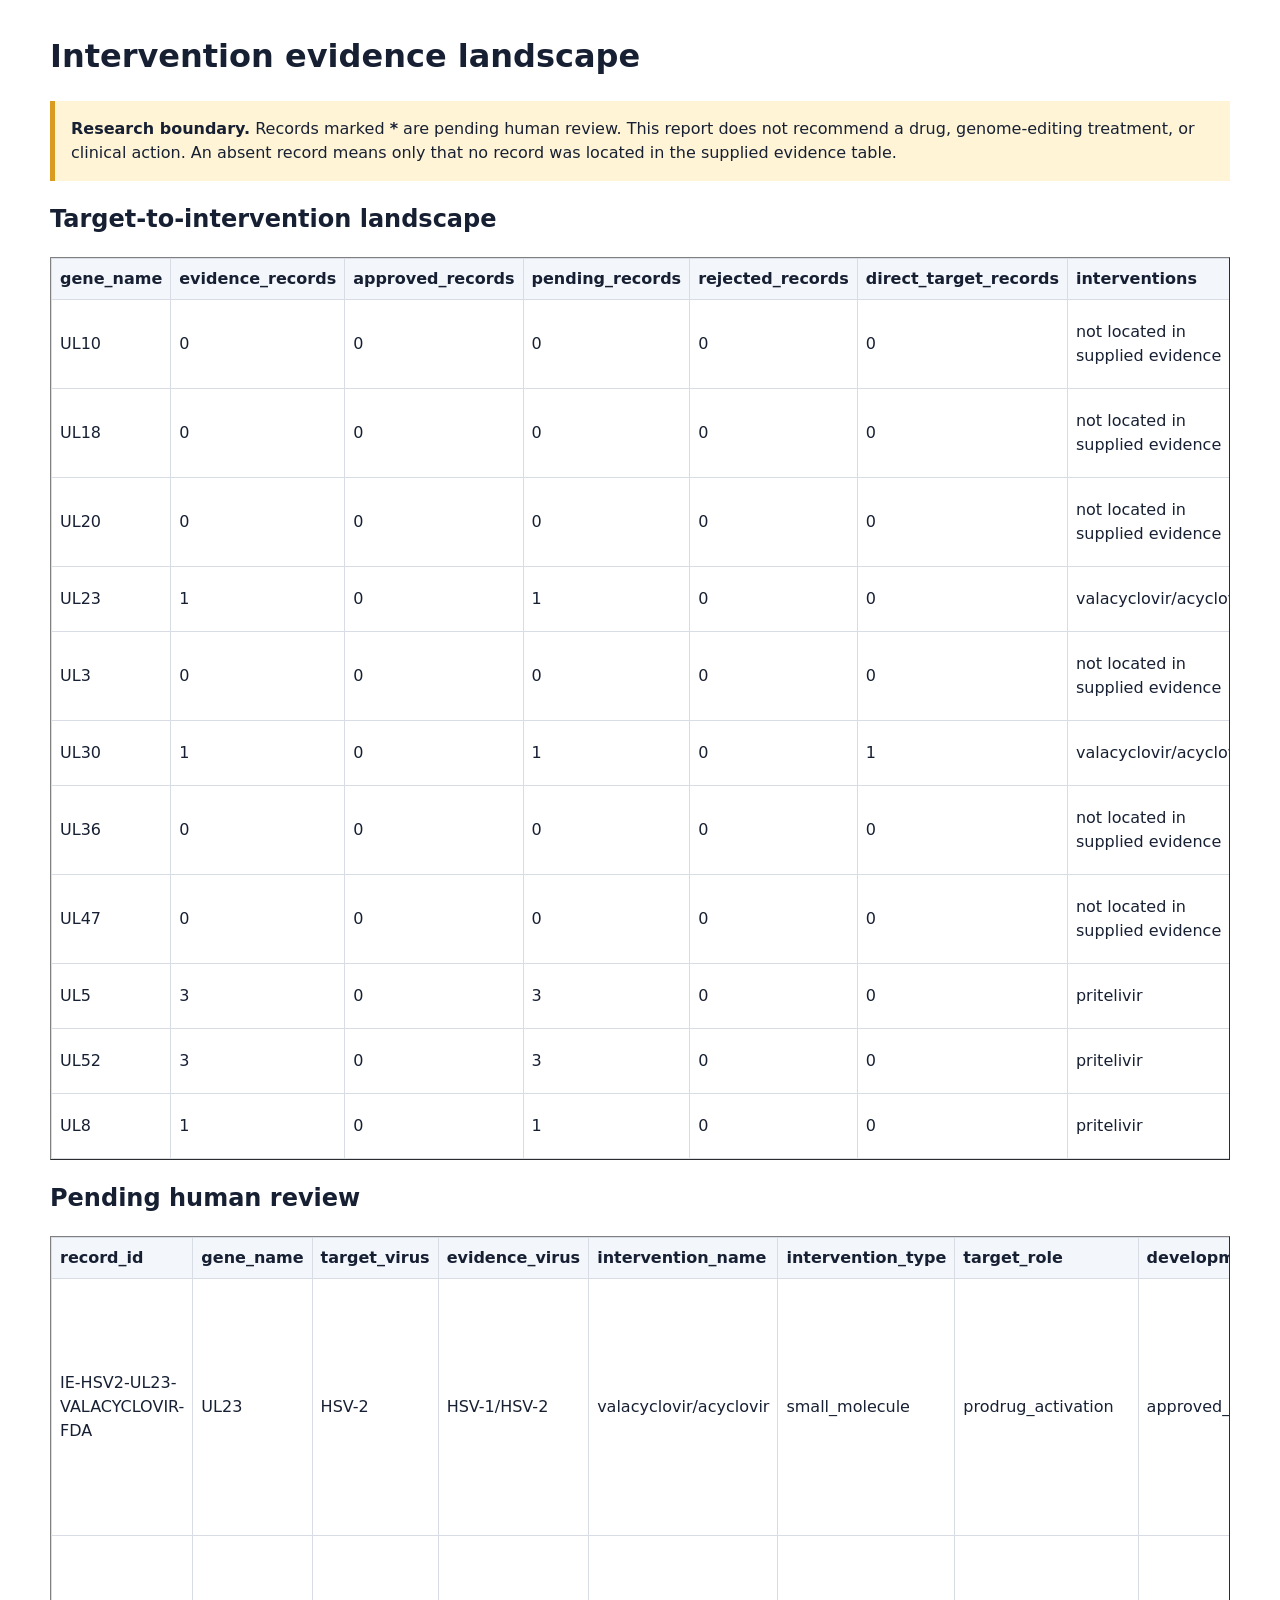
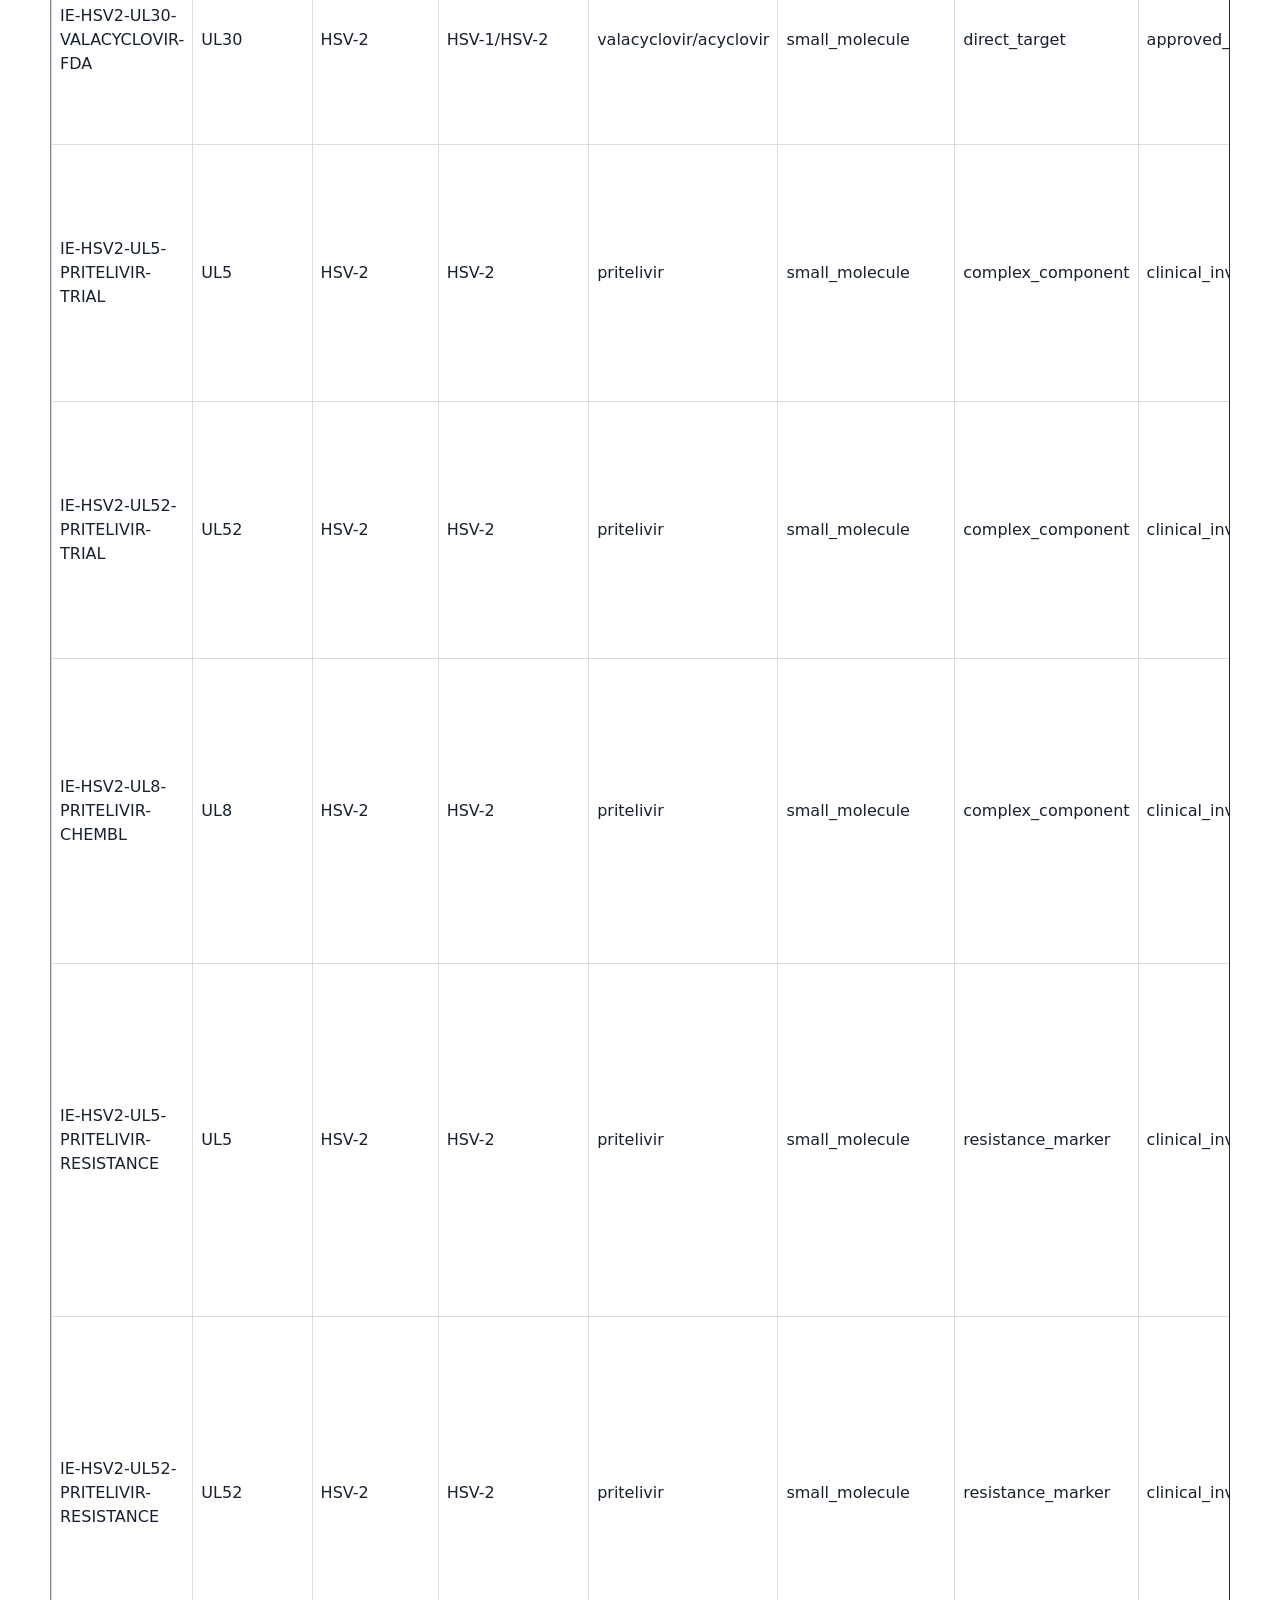
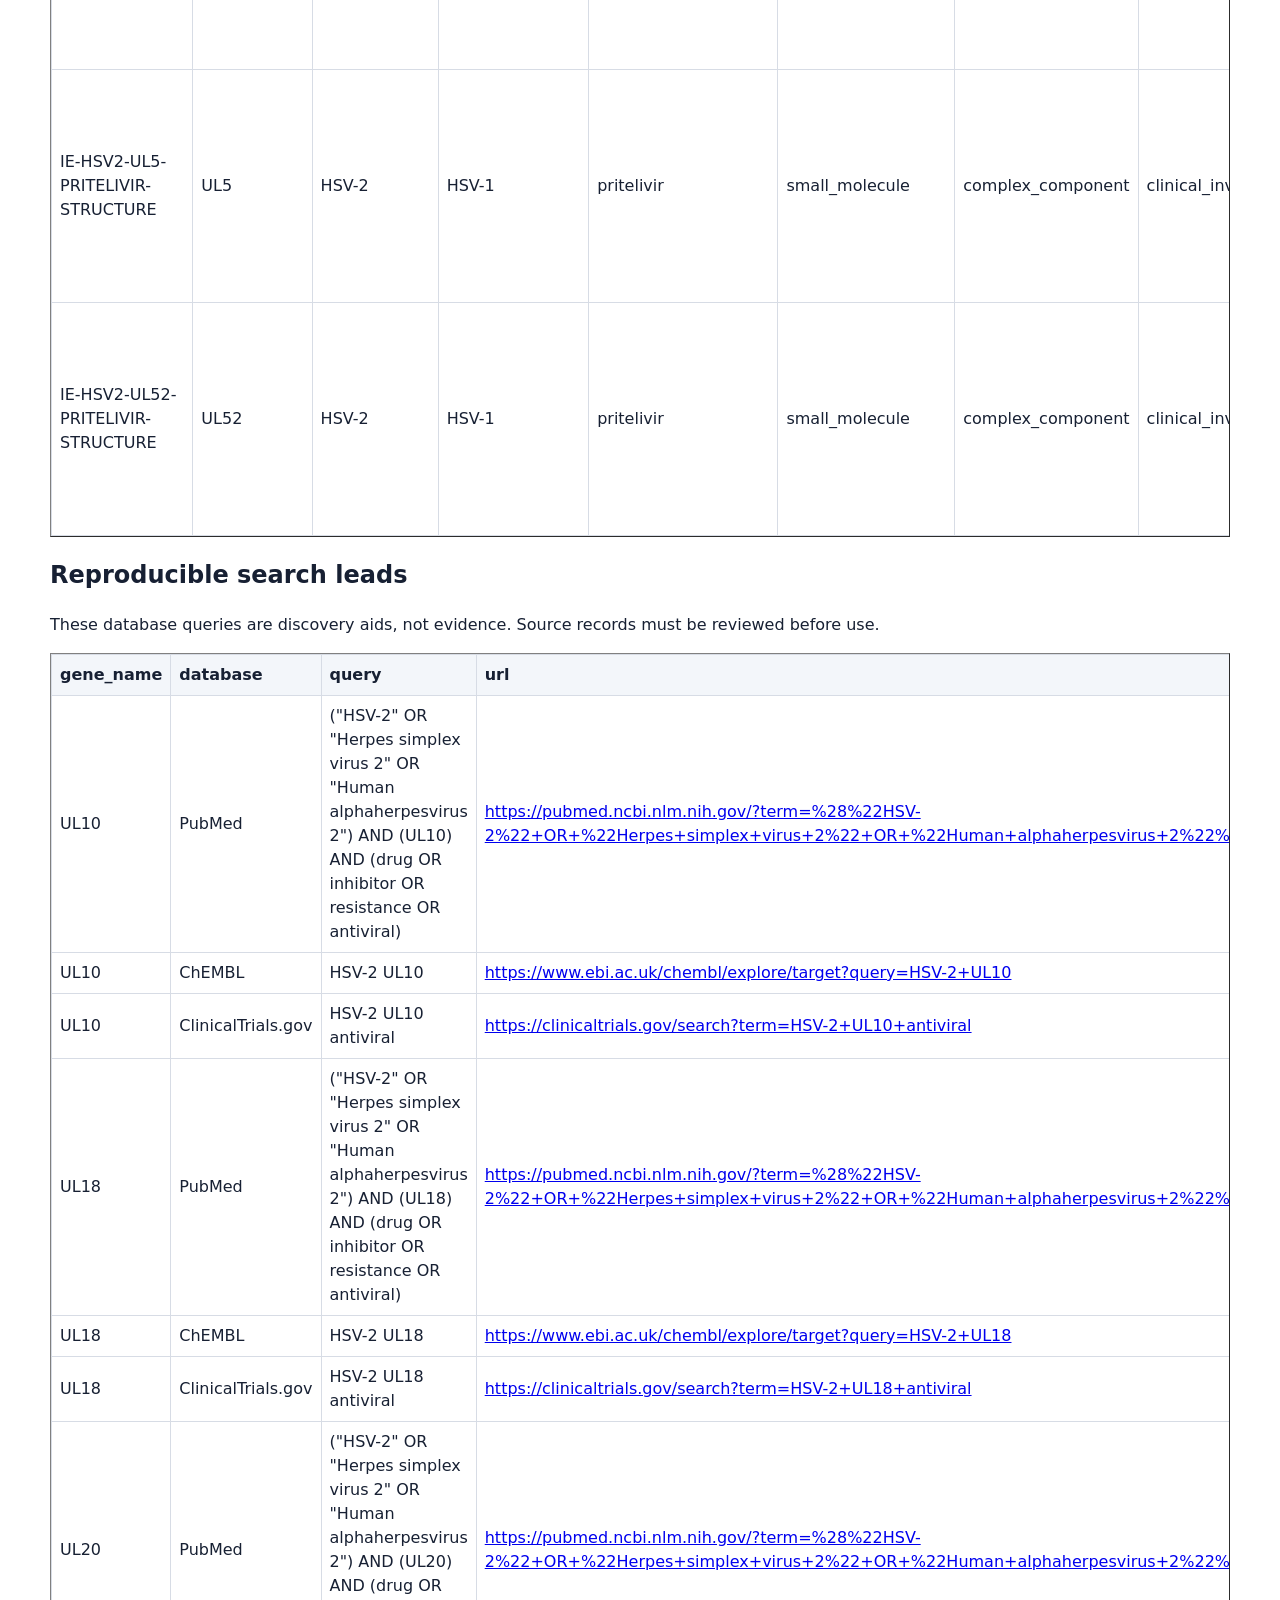
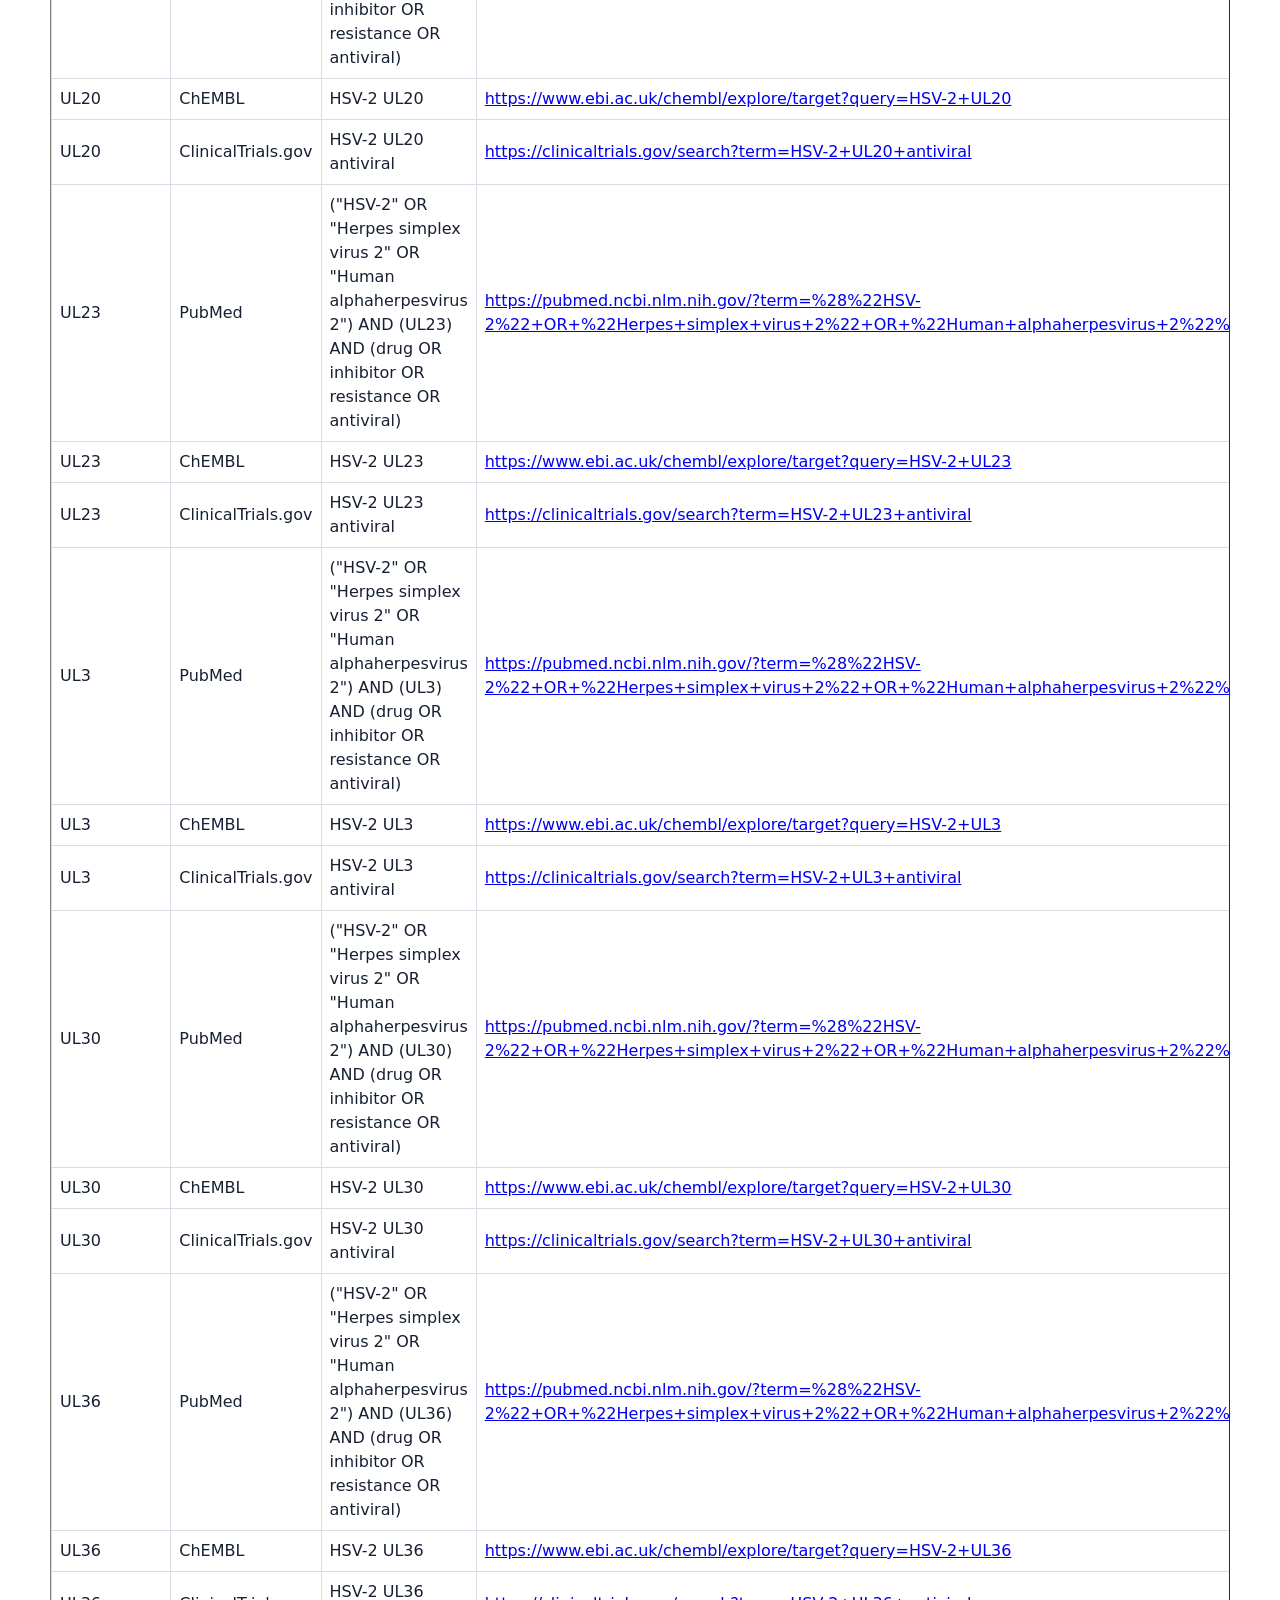
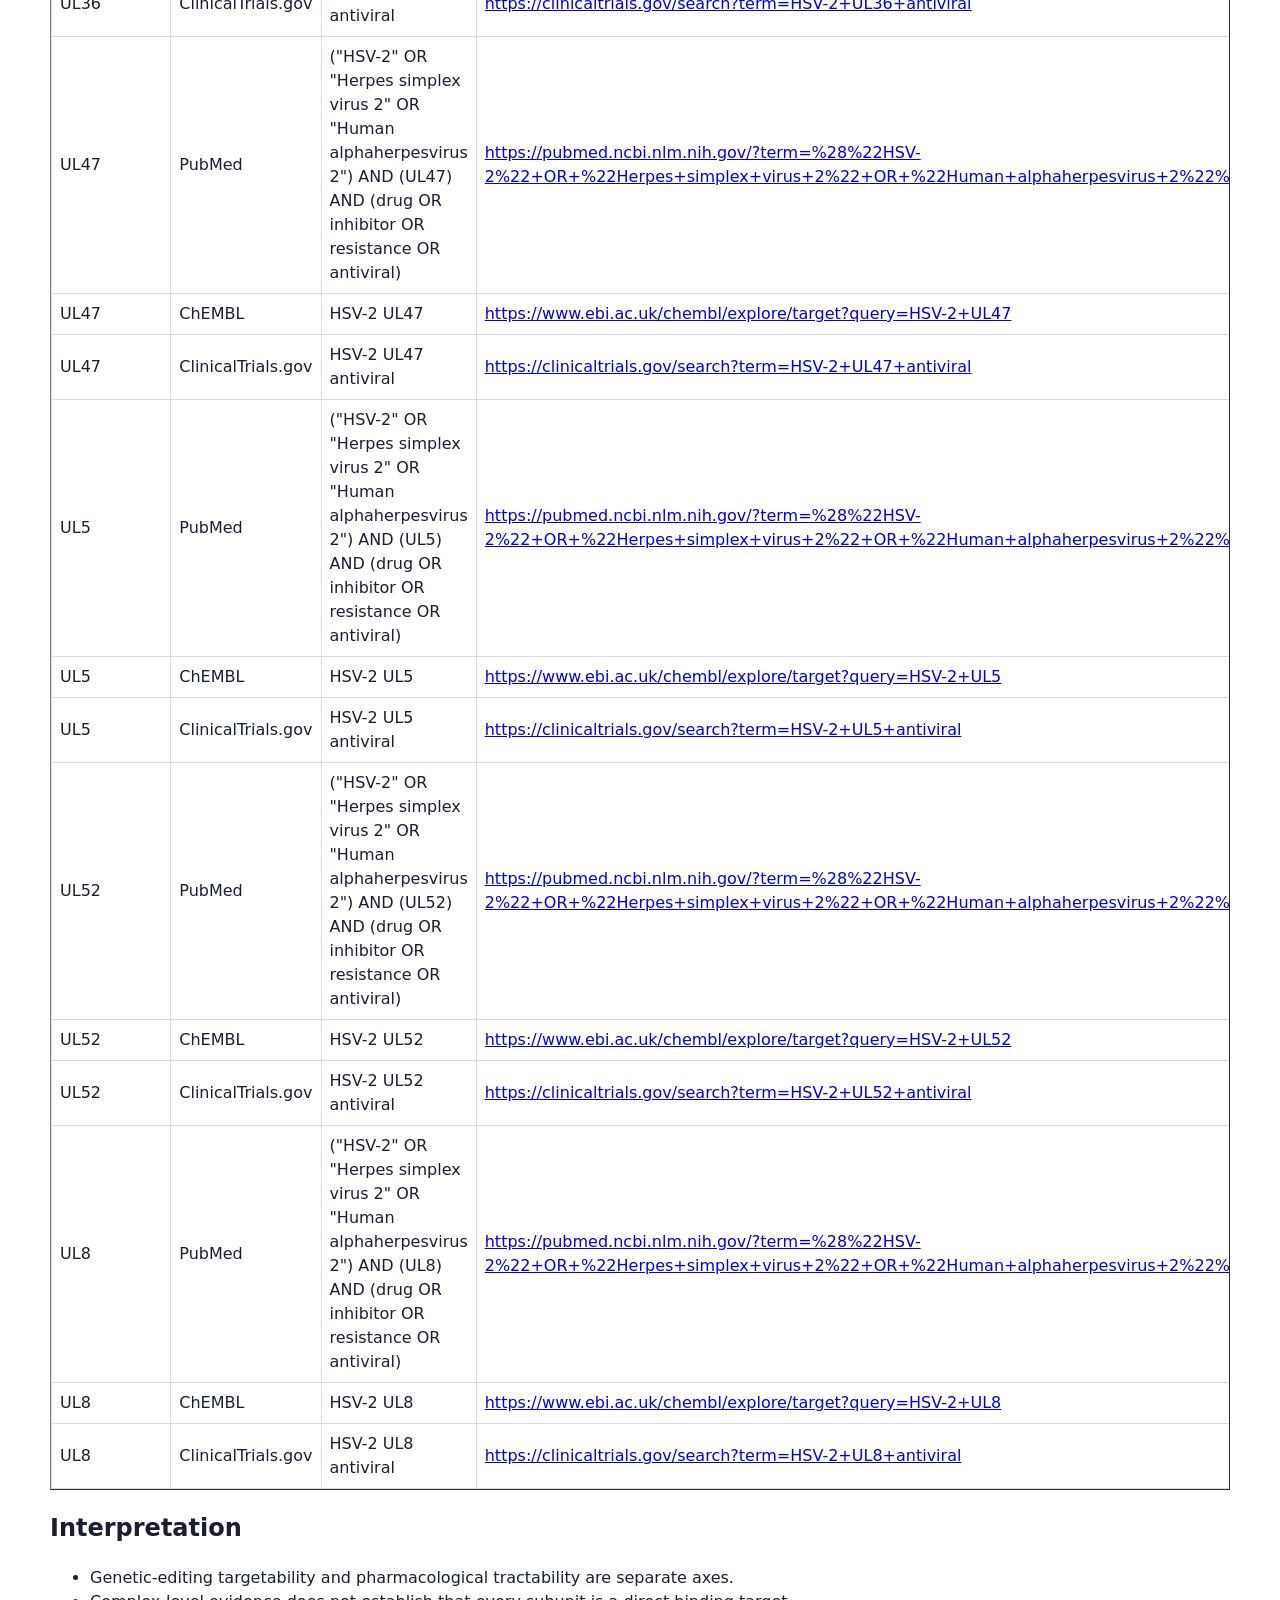
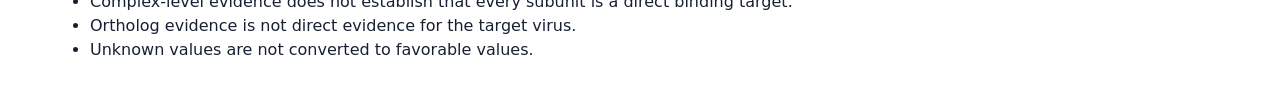
<file: reports/hsv2_intervention_landscape/intervention_landscape.html>
<!doctype html><html lang='en'><meta charset='utf-8'><title>Intervention evidence landscape</title><style>body{font:16px system-ui;max-width:1180px;margin:2rem auto;padding:0 1rem;line-height:1.5;color:#172033}table{border-collapse:collapse;width:100%;display:block;overflow-x:auto}td,th{border:1px solid #d7dce5;padding:.5rem;text-align:left}th{background:#f3f6fa}.warning{background:#fff4d6;border-left:5px solid #d99b20;padding:1rem}code{background:#f5f6f8;padding:.15rem .3rem}</style><h1>Intervention evidence landscape</h1><div class='warning'><b>Research boundary.</b> Records marked <b>*</b> are pending human review. This report does not recommend a drug, genome-editing treatment, or clinical action. An absent record means only that no record was located in the supplied evidence table.</div><h2>Target-to-intervention landscape</h2><table border="1" class="dataframe">
  <thead>
    <tr style="text-align: right;">
      <th>gene_name</th>
      <th>evidence_records</th>
      <th>approved_records</th>
      <th>pending_records</th>
      <th>rejected_records</th>
      <th>direct_target_records</th>
      <th>interventions</th>
      <th>development_statuses</th>
      <th>evidence_scopes</th>
      <th>source_count</th>
      <th>review_marker</th>
      <th>interpretation</th>
    </tr>
  </thead>
  <tbody>
    <tr>
      <td>UL10</td>
      <td>0</td>
      <td>0</td>
      <td>0</td>
      <td>0</td>
      <td>0</td>
      <td>not located in supplied evidence</td>
      <td>unknown</td>
      <td>unknown</td>
      <td>0</td>
      <td></td>
      <td>not located in supplied evidence</td>
    </tr>
    <tr>
      <td>UL18</td>
      <td>0</td>
      <td>0</td>
      <td>0</td>
      <td>0</td>
      <td>0</td>
      <td>not located in supplied evidence</td>
      <td>unknown</td>
      <td>unknown</td>
      <td>0</td>
      <td></td>
      <td>not located in supplied evidence</td>
    </tr>
    <tr>
      <td>UL20</td>
      <td>0</td>
      <td>0</td>
      <td>0</td>
      <td>0</td>
      <td>0</td>
      <td>not located in supplied evidence</td>
      <td>unknown</td>
      <td>unknown</td>
      <td>0</td>
      <td></td>
      <td>not located in supplied evidence</td>
    </tr>
    <tr>
      <td>UL23</td>
      <td>1</td>
      <td>0</td>
      <td>1</td>
      <td>0</td>
      <td>0</td>
      <td>valacyclovir/acyclovir</td>
      <td>approved_for_target_virus</td>
      <td>direct_target_virus</td>
      <td>1</td>
      <td>*</td>
      <td>pending human review</td>
    </tr>
    <tr>
      <td>UL3</td>
      <td>0</td>
      <td>0</td>
      <td>0</td>
      <td>0</td>
      <td>0</td>
      <td>not located in supplied evidence</td>
      <td>unknown</td>
      <td>unknown</td>
      <td>0</td>
      <td></td>
      <td>not located in supplied evidence</td>
    </tr>
    <tr>
      <td>UL30</td>
      <td>1</td>
      <td>0</td>
      <td>1</td>
      <td>0</td>
      <td>1</td>
      <td>valacyclovir/acyclovir</td>
      <td>approved_for_target_virus</td>
      <td>direct_target_virus</td>
      <td>1</td>
      <td>*</td>
      <td>pending human review</td>
    </tr>
    <tr>
      <td>UL36</td>
      <td>0</td>
      <td>0</td>
      <td>0</td>
      <td>0</td>
      <td>0</td>
      <td>not located in supplied evidence</td>
      <td>unknown</td>
      <td>unknown</td>
      <td>0</td>
      <td></td>
      <td>not located in supplied evidence</td>
    </tr>
    <tr>
      <td>UL47</td>
      <td>0</td>
      <td>0</td>
      <td>0</td>
      <td>0</td>
      <td>0</td>
      <td>not located in supplied evidence</td>
      <td>unknown</td>
      <td>unknown</td>
      <td>0</td>
      <td></td>
      <td>not located in supplied evidence</td>
    </tr>
    <tr>
      <td>UL5</td>
      <td>3</td>
      <td>0</td>
      <td>3</td>
      <td>0</td>
      <td>0</td>
      <td>pritelivir</td>
      <td>clinical_investigation</td>
      <td>direct_target_virus; ortholog</td>
      <td>3</td>
      <td>*</td>
      <td>pending human review</td>
    </tr>
    <tr>
      <td>UL52</td>
      <td>3</td>
      <td>0</td>
      <td>3</td>
      <td>0</td>
      <td>0</td>
      <td>pritelivir</td>
      <td>clinical_investigation</td>
      <td>direct_target_virus; ortholog</td>
      <td>3</td>
      <td>*</td>
      <td>pending human review</td>
    </tr>
    <tr>
      <td>UL8</td>
      <td>1</td>
      <td>0</td>
      <td>1</td>
      <td>0</td>
      <td>0</td>
      <td>pritelivir</td>
      <td>clinical_investigation</td>
      <td>direct_target_virus</td>
      <td>1</td>
      <td>*</td>
      <td>pending human review</td>
    </tr>
  </tbody>
</table><h2>Pending human review</h2><table border="1" class="dataframe">
  <thead>
    <tr style="text-align: right;">
      <th>record_id</th>
      <th>gene_name</th>
      <th>target_virus</th>
      <th>evidence_virus</th>
      <th>intervention_name</th>
      <th>intervention_type</th>
      <th>target_role</th>
      <th>development_status</th>
      <th>evidence_category</th>
      <th>evidence_scope</th>
      <th>source_database</th>
      <th>source_identifier</th>
      <th>source_url</th>
      <th>finding</th>
      <th>directness_notes</th>
      <th>review_status</th>
      <th>reviewer</th>
      <th>review_date</th>
      <th>review_notes</th>
      <th>retrieved_utc</th>
      <th>source_record_sha256</th>
    </tr>
  </thead>
  <tbody>
    <tr>
      <td>IE-HSV2-UL23-VALACYCLOVIR-FDA</td>
      <td>UL23</td>
      <td>HSV-2</td>
      <td>HSV-1/HSV-2</td>
      <td>valacyclovir/acyclovir</td>
      <td>small_molecule</td>
      <td>prodrug_activation</td>
      <td>approved_for_target_virus</td>
      <td>regulatory_label</td>
      <td>direct_target_virus</td>
      <td>FDA</td>
      <td>NDA 020487 label (2019)</td>
      <td>https://www.accessdata.fda.gov/drugsatfda_docs/label/2019/020487s020lbl.pdf</td>
      <td>The prescribing information describes phosphorylation of acyclovir by viral thymidine kinase followed by inhibition of herpesvirus DNA polymerase.</td>
      <td>UL23 is required for efficient prodrug activation; this record does not identify UL23 as the direct inhibitory binding target.</td>
      <td>pending</td>
      <td></td>
      <td></td>
      <td>Requires pharmacist/virologist verification against the cited label.</td>
      <td>2026-10-22T00:00:00Z</td>
      <td>ce7ee7a1adb0c11b863470300ca189473ac6399d871fbf75811e6a453deeebc8</td>
    </tr>
    <tr>
      <td>IE-HSV2-UL30-VALACYCLOVIR-FDA</td>
      <td>UL30</td>
      <td>HSV-2</td>
      <td>HSV-1/HSV-2</td>
      <td>valacyclovir/acyclovir</td>
      <td>small_molecule</td>
      <td>direct_target</td>
      <td>approved_for_target_virus</td>
      <td>regulatory_label</td>
      <td>direct_target_virus</td>
      <td>FDA</td>
      <td>NDA 020487 label (2019)</td>
      <td>https://www.accessdata.fda.gov/drugsatfda_docs/label/2019/020487s020lbl.pdf</td>
      <td>The activated acyclovir metabolite inhibits herpesvirus DNA polymerase and terminates viral DNA synthesis.</td>
      <td>The label supports the polymerase mechanism; the gene-to-protein mapping to HSV-2 UL30 requires named human review.</td>
      <td>pending</td>
      <td></td>
      <td></td>
      <td>Requires pharmacist/virologist verification against the cited label.</td>
      <td>2026-10-22T00:00:00Z</td>
      <td>db33c6fb94d21a16e0dd4e5473313e9ad106938f1a2920efeb257c029225883c</td>
    </tr>
    <tr>
      <td>IE-HSV2-UL5-PRITELIVIR-TRIAL</td>
      <td>UL5</td>
      <td>HSV-2</td>
      <td>HSV-2</td>
      <td>pritelivir</td>
      <td>small_molecule</td>
      <td>complex_component</td>
      <td>clinical_investigation</td>
      <td>clinical_trial</td>
      <td>direct_target_virus</td>
      <td>PubMed</td>
      <td>PMID:24428466</td>
      <td>https://pubmed.ncbi.nlm.nih.gov/24428466/</td>
      <td>A randomized clinical study evaluated the helicase-primase inhibitor pritelivir in persons with genital HSV-2 infection.</td>
      <td>Clinical activity supports the viral helicase-primase complex as an intervention route but does not alone prove direct binding to UL5.</td>
      <td>pending</td>
      <td></td>
      <td></td>
      <td>Requires clinical/virology review of the full article.</td>
      <td>2026-10-22T00:00:00Z</td>
      <td>c633f6a0d9d4d5f71243512fd52580c0f2b447b066f5724ae0ce18520a7dd4bc</td>
    </tr>
    <tr>
      <td>IE-HSV2-UL52-PRITELIVIR-TRIAL</td>
      <td>UL52</td>
      <td>HSV-2</td>
      <td>HSV-2</td>
      <td>pritelivir</td>
      <td>small_molecule</td>
      <td>complex_component</td>
      <td>clinical_investigation</td>
      <td>clinical_trial</td>
      <td>direct_target_virus</td>
      <td>PubMed</td>
      <td>PMID:24428466</td>
      <td>https://pubmed.ncbi.nlm.nih.gov/24428466/</td>
      <td>A randomized clinical study evaluated the helicase-primase inhibitor pritelivir in persons with genital HSV-2 infection.</td>
      <td>Clinical activity supports the viral helicase-primase complex as an intervention route but does not alone prove direct binding to UL52.</td>
      <td>pending</td>
      <td></td>
      <td></td>
      <td>Requires clinical/virology review of the full article.</td>
      <td>2026-10-22T00:00:00Z</td>
      <td>209526463833259a35362971cfe6df2c3757843e173d265068459d65cecef62d</td>
    </tr>
    <tr>
      <td>IE-HSV2-UL8-PRITELIVIR-CHEMBL</td>
      <td>UL8</td>
      <td>HSV-2</td>
      <td>HSV-2</td>
      <td>pritelivir</td>
      <td>small_molecule</td>
      <td>complex_component</td>
      <td>clinical_investigation</td>
      <td>database_record</td>
      <td>direct_target_virus</td>
      <td>ChEMBL</td>
      <td>CHEMBL4630722</td>
      <td>https://www.ebi.ac.uk/chembl/api/data/target/CHEMBL4630722.json</td>
      <td>ChEMBL represents the HSV-2 helicase/primase complex with UL5, UL8, and UL52 protein components.</td>
      <td>A complex component record is not evidence that pritelivir directly binds every listed subunit; the current ChEMBL target record has no direct activity row for this complex.</td>
      <td>pending</td>
      <td></td>
      <td></td>
      <td>Requires pharmacology review of the target record and associated assay evidence.</td>
      <td>2026-10-22T00:00:00Z</td>
      <td>990f81dafb205a54dbccfaf26b862830afbdff5fedd6a9a3990fc28412610ce1</td>
    </tr>
    <tr>
      <td>IE-HSV2-UL5-PRITELIVIR-RESISTANCE</td>
      <td>UL5</td>
      <td>HSV-2</td>
      <td>HSV-2</td>
      <td>pritelivir</td>
      <td>small_molecule</td>
      <td>resistance_marker</td>
      <td>clinical_investigation</td>
      <td>resistance</td>
      <td>direct_target_virus</td>
      <td>PubMed</td>
      <td>PMID:27056950</td>
      <td>https://pubmed.ncbi.nlm.nih.gov/27056950/</td>
      <td>A clinical resistance analysis examined UL5 and UL52 regions after four weeks of pritelivir exposure and reported no evidence of resistance selection in that study.</td>
      <td>Absence of detected resistance in one study is not proof that resistance cannot emerge.</td>
      <td>pending</td>
      <td></td>
      <td></td>
      <td>Requires virology review of methods, sequencing boundaries, and statistical interpretation.</td>
      <td>2026-10-22T00:00:00Z</td>
      <td>021bda07508230b13681b152e671f9e693ea9e34fa57c253e333c70988d74f51</td>
    </tr>
    <tr>
      <td>IE-HSV2-UL52-PRITELIVIR-RESISTANCE</td>
      <td>UL52</td>
      <td>HSV-2</td>
      <td>HSV-2</td>
      <td>pritelivir</td>
      <td>small_molecule</td>
      <td>resistance_marker</td>
      <td>clinical_investigation</td>
      <td>resistance</td>
      <td>direct_target_virus</td>
      <td>PubMed</td>
      <td>PMID:27056950</td>
      <td>https://pubmed.ncbi.nlm.nih.gov/27056950/</td>
      <td>A clinical resistance analysis examined UL5 and UL52 regions after four weeks of pritelivir exposure and reported no evidence of resistance selection in that study.</td>
      <td>Absence of detected resistance in one study is not proof that resistance cannot emerge.</td>
      <td>pending</td>
      <td></td>
      <td></td>
      <td>Requires virology review of methods, sequencing boundaries, and statistical interpretation.</td>
      <td>2026-10-22T00:00:00Z</td>
      <td>376942969ead1554a04aada0f60bab2bdf601795d8cef13f262e7ad91ffbab78</td>
    </tr>
    <tr>
      <td>IE-HSV2-UL5-PRITELIVIR-STRUCTURE</td>
      <td>UL5</td>
      <td>HSV-2</td>
      <td>HSV-1</td>
      <td>pritelivir</td>
      <td>small_molecule</td>
      <td>complex_component</td>
      <td>clinical_investigation</td>
      <td>structural</td>
      <td>ortholog</td>
      <td>PubMed</td>
      <td>PMID:41202142</td>
      <td>https://pubmed.ncbi.nlm.nih.gov/41202142/</td>
      <td>A structural study reported the binding basis of helicase-primase inhibitors at the HSV-1 UL5-UL52 interface.</td>
      <td>This is HSV-1 ortholog evidence and must not be represented as direct HSV-2 structural evidence.</td>
      <td>pending</td>
      <td></td>
      <td></td>
      <td>Requires structural-biology review and ortholog transfer assessment.</td>
      <td>2026-10-22T00:00:00Z</td>
      <td>3a450cc111bfd556a2ccb8046f9d8ecbe2d57f3cc39287d69782639fd9a4f33d</td>
    </tr>
    <tr>
      <td>IE-HSV2-UL52-PRITELIVIR-STRUCTURE</td>
      <td>UL52</td>
      <td>HSV-2</td>
      <td>HSV-1</td>
      <td>pritelivir</td>
      <td>small_molecule</td>
      <td>complex_component</td>
      <td>clinical_investigation</td>
      <td>structural</td>
      <td>ortholog</td>
      <td>PubMed</td>
      <td>PMID:41202142</td>
      <td>https://pubmed.ncbi.nlm.nih.gov/41202142/</td>
      <td>A structural study reported the binding basis of helicase-primase inhibitors at the HSV-1 UL5-UL52 interface.</td>
      <td>This is HSV-1 ortholog evidence and must not be represented as direct HSV-2 structural evidence.</td>
      <td>pending</td>
      <td></td>
      <td></td>
      <td>Requires structural-biology review and ortholog transfer assessment.</td>
      <td>2026-10-22T00:00:00Z</td>
      <td>c18eed2e1c54aa51d7c93a0b991003babad23fbd60f13741601f481e5545910c</td>
    </tr>
  </tbody>
</table><h2>Reproducible search leads</h2><p>These database queries are discovery aids, not evidence. Source records must be reviewed before use.</p><table border="1" class="dataframe">
  <thead>
    <tr style="text-align: right;">
      <th>gene_name</th>
      <th>database</th>
      <th>query</th>
      <th>url</th>
    </tr>
  </thead>
  <tbody>
    <tr>
      <td>UL10</td>
      <td>PubMed</td>
      <td>("HSV-2" OR "Herpes simplex virus 2" OR "Human alphaherpesvirus 2") AND (UL10) AND (drug OR inhibitor OR resistance OR antiviral)</td>
      <td><a href="https://pubmed.ncbi.nlm.nih.gov/?term=%28%22HSV-2%22+OR+%22Herpes+simplex+virus+2%22+OR+%22Human+alphaherpesvirus+2%22%29+AND+%28UL10%29+AND+%28drug+OR+inhibitor+OR+resistance+OR+antiviral%29" target="_blank">https://pubmed.ncbi.nlm.nih.gov/?term=%28%22HSV-2%22+OR+%22Herpes+simplex+virus+2%22+OR+%22Human+alphaherpesvirus+2%22%29+AND+%28UL10%29+AND+%28drug+OR+inhibitor+OR+resistance+OR+antiviral%29</a></td>
    </tr>
    <tr>
      <td>UL10</td>
      <td>ChEMBL</td>
      <td>HSV-2 UL10</td>
      <td><a href="https://www.ebi.ac.uk/chembl/explore/target?query=HSV-2+UL10" target="_blank">https://www.ebi.ac.uk/chembl/explore/target?query=HSV-2+UL10</a></td>
    </tr>
    <tr>
      <td>UL10</td>
      <td>ClinicalTrials.gov</td>
      <td>HSV-2 UL10 antiviral</td>
      <td><a href="https://clinicaltrials.gov/search?term=HSV-2+UL10+antiviral" target="_blank">https://clinicaltrials.gov/search?term=HSV-2+UL10+antiviral</a></td>
    </tr>
    <tr>
      <td>UL18</td>
      <td>PubMed</td>
      <td>("HSV-2" OR "Herpes simplex virus 2" OR "Human alphaherpesvirus 2") AND (UL18) AND (drug OR inhibitor OR resistance OR antiviral)</td>
      <td><a href="https://pubmed.ncbi.nlm.nih.gov/?term=%28%22HSV-2%22+OR+%22Herpes+simplex+virus+2%22+OR+%22Human+alphaherpesvirus+2%22%29+AND+%28UL18%29+AND+%28drug+OR+inhibitor+OR+resistance+OR+antiviral%29" target="_blank">https://pubmed.ncbi.nlm.nih.gov/?term=%28%22HSV-2%22+OR+%22Herpes+simplex+virus+2%22+OR+%22Human+alphaherpesvirus+2%22%29+AND+%28UL18%29+AND+%28drug+OR+inhibitor+OR+resistance+OR+antiviral%29</a></td>
    </tr>
    <tr>
      <td>UL18</td>
      <td>ChEMBL</td>
      <td>HSV-2 UL18</td>
      <td><a href="https://www.ebi.ac.uk/chembl/explore/target?query=HSV-2+UL18" target="_blank">https://www.ebi.ac.uk/chembl/explore/target?query=HSV-2+UL18</a></td>
    </tr>
    <tr>
      <td>UL18</td>
      <td>ClinicalTrials.gov</td>
      <td>HSV-2 UL18 antiviral</td>
      <td><a href="https://clinicaltrials.gov/search?term=HSV-2+UL18+antiviral" target="_blank">https://clinicaltrials.gov/search?term=HSV-2+UL18+antiviral</a></td>
    </tr>
    <tr>
      <td>UL20</td>
      <td>PubMed</td>
      <td>("HSV-2" OR "Herpes simplex virus 2" OR "Human alphaherpesvirus 2") AND (UL20) AND (drug OR inhibitor OR resistance OR antiviral)</td>
      <td><a href="https://pubmed.ncbi.nlm.nih.gov/?term=%28%22HSV-2%22+OR+%22Herpes+simplex+virus+2%22+OR+%22Human+alphaherpesvirus+2%22%29+AND+%28UL20%29+AND+%28drug+OR+inhibitor+OR+resistance+OR+antiviral%29" target="_blank">https://pubmed.ncbi.nlm.nih.gov/?term=%28%22HSV-2%22+OR+%22Herpes+simplex+virus+2%22+OR+%22Human+alphaherpesvirus+2%22%29+AND+%28UL20%29+AND+%28drug+OR+inhibitor+OR+resistance+OR+antiviral%29</a></td>
    </tr>
    <tr>
      <td>UL20</td>
      <td>ChEMBL</td>
      <td>HSV-2 UL20</td>
      <td><a href="https://www.ebi.ac.uk/chembl/explore/target?query=HSV-2+UL20" target="_blank">https://www.ebi.ac.uk/chembl/explore/target?query=HSV-2+UL20</a></td>
    </tr>
    <tr>
      <td>UL20</td>
      <td>ClinicalTrials.gov</td>
      <td>HSV-2 UL20 antiviral</td>
      <td><a href="https://clinicaltrials.gov/search?term=HSV-2+UL20+antiviral" target="_blank">https://clinicaltrials.gov/search?term=HSV-2+UL20+antiviral</a></td>
    </tr>
    <tr>
      <td>UL23</td>
      <td>PubMed</td>
      <td>("HSV-2" OR "Herpes simplex virus 2" OR "Human alphaherpesvirus 2") AND (UL23) AND (drug OR inhibitor OR resistance OR antiviral)</td>
      <td><a href="https://pubmed.ncbi.nlm.nih.gov/?term=%28%22HSV-2%22+OR+%22Herpes+simplex+virus+2%22+OR+%22Human+alphaherpesvirus+2%22%29+AND+%28UL23%29+AND+%28drug+OR+inhibitor+OR+resistance+OR+antiviral%29" target="_blank">https://pubmed.ncbi.nlm.nih.gov/?term=%28%22HSV-2%22+OR+%22Herpes+simplex+virus+2%22+OR+%22Human+alphaherpesvirus+2%22%29+AND+%28UL23%29+AND+%28drug+OR+inhibitor+OR+resistance+OR+antiviral%29</a></td>
    </tr>
    <tr>
      <td>UL23</td>
      <td>ChEMBL</td>
      <td>HSV-2 UL23</td>
      <td><a href="https://www.ebi.ac.uk/chembl/explore/target?query=HSV-2+UL23" target="_blank">https://www.ebi.ac.uk/chembl/explore/target?query=HSV-2+UL23</a></td>
    </tr>
    <tr>
      <td>UL23</td>
      <td>ClinicalTrials.gov</td>
      <td>HSV-2 UL23 antiviral</td>
      <td><a href="https://clinicaltrials.gov/search?term=HSV-2+UL23+antiviral" target="_blank">https://clinicaltrials.gov/search?term=HSV-2+UL23+antiviral</a></td>
    </tr>
    <tr>
      <td>UL3</td>
      <td>PubMed</td>
      <td>("HSV-2" OR "Herpes simplex virus 2" OR "Human alphaherpesvirus 2") AND (UL3) AND (drug OR inhibitor OR resistance OR antiviral)</td>
      <td><a href="https://pubmed.ncbi.nlm.nih.gov/?term=%28%22HSV-2%22+OR+%22Herpes+simplex+virus+2%22+OR+%22Human+alphaherpesvirus+2%22%29+AND+%28UL3%29+AND+%28drug+OR+inhibitor+OR+resistance+OR+antiviral%29" target="_blank">https://pubmed.ncbi.nlm.nih.gov/?term=%28%22HSV-2%22+OR+%22Herpes+simplex+virus+2%22+OR+%22Human+alphaherpesvirus+2%22%29+AND+%28UL3%29+AND+%28drug+OR+inhibitor+OR+resistance+OR+antiviral%29</a></td>
    </tr>
    <tr>
      <td>UL3</td>
      <td>ChEMBL</td>
      <td>HSV-2 UL3</td>
      <td><a href="https://www.ebi.ac.uk/chembl/explore/target?query=HSV-2+UL3" target="_blank">https://www.ebi.ac.uk/chembl/explore/target?query=HSV-2+UL3</a></td>
    </tr>
    <tr>
      <td>UL3</td>
      <td>ClinicalTrials.gov</td>
      <td>HSV-2 UL3 antiviral</td>
      <td><a href="https://clinicaltrials.gov/search?term=HSV-2+UL3+antiviral" target="_blank">https://clinicaltrials.gov/search?term=HSV-2+UL3+antiviral</a></td>
    </tr>
    <tr>
      <td>UL30</td>
      <td>PubMed</td>
      <td>("HSV-2" OR "Herpes simplex virus 2" OR "Human alphaherpesvirus 2") AND (UL30) AND (drug OR inhibitor OR resistance OR antiviral)</td>
      <td><a href="https://pubmed.ncbi.nlm.nih.gov/?term=%28%22HSV-2%22+OR+%22Herpes+simplex+virus+2%22+OR+%22Human+alphaherpesvirus+2%22%29+AND+%28UL30%29+AND+%28drug+OR+inhibitor+OR+resistance+OR+antiviral%29" target="_blank">https://pubmed.ncbi.nlm.nih.gov/?term=%28%22HSV-2%22+OR+%22Herpes+simplex+virus+2%22+OR+%22Human+alphaherpesvirus+2%22%29+AND+%28UL30%29+AND+%28drug+OR+inhibitor+OR+resistance+OR+antiviral%29</a></td>
    </tr>
    <tr>
      <td>UL30</td>
      <td>ChEMBL</td>
      <td>HSV-2 UL30</td>
      <td><a href="https://www.ebi.ac.uk/chembl/explore/target?query=HSV-2+UL30" target="_blank">https://www.ebi.ac.uk/chembl/explore/target?query=HSV-2+UL30</a></td>
    </tr>
    <tr>
      <td>UL30</td>
      <td>ClinicalTrials.gov</td>
      <td>HSV-2 UL30 antiviral</td>
      <td><a href="https://clinicaltrials.gov/search?term=HSV-2+UL30+antiviral" target="_blank">https://clinicaltrials.gov/search?term=HSV-2+UL30+antiviral</a></td>
    </tr>
    <tr>
      <td>UL36</td>
      <td>PubMed</td>
      <td>("HSV-2" OR "Herpes simplex virus 2" OR "Human alphaherpesvirus 2") AND (UL36) AND (drug OR inhibitor OR resistance OR antiviral)</td>
      <td><a href="https://pubmed.ncbi.nlm.nih.gov/?term=%28%22HSV-2%22+OR+%22Herpes+simplex+virus+2%22+OR+%22Human+alphaherpesvirus+2%22%29+AND+%28UL36%29+AND+%28drug+OR+inhibitor+OR+resistance+OR+antiviral%29" target="_blank">https://pubmed.ncbi.nlm.nih.gov/?term=%28%22HSV-2%22+OR+%22Herpes+simplex+virus+2%22+OR+%22Human+alphaherpesvirus+2%22%29+AND+%28UL36%29+AND+%28drug+OR+inhibitor+OR+resistance+OR+antiviral%29</a></td>
    </tr>
    <tr>
      <td>UL36</td>
      <td>ChEMBL</td>
      <td>HSV-2 UL36</td>
      <td><a href="https://www.ebi.ac.uk/chembl/explore/target?query=HSV-2+UL36" target="_blank">https://www.ebi.ac.uk/chembl/explore/target?query=HSV-2+UL36</a></td>
    </tr>
    <tr>
      <td>UL36</td>
      <td>ClinicalTrials.gov</td>
      <td>HSV-2 UL36 antiviral</td>
      <td><a href="https://clinicaltrials.gov/search?term=HSV-2+UL36+antiviral" target="_blank">https://clinicaltrials.gov/search?term=HSV-2+UL36+antiviral</a></td>
    </tr>
    <tr>
      <td>UL47</td>
      <td>PubMed</td>
      <td>("HSV-2" OR "Herpes simplex virus 2" OR "Human alphaherpesvirus 2") AND (UL47) AND (drug OR inhibitor OR resistance OR antiviral)</td>
      <td><a href="https://pubmed.ncbi.nlm.nih.gov/?term=%28%22HSV-2%22+OR+%22Herpes+simplex+virus+2%22+OR+%22Human+alphaherpesvirus+2%22%29+AND+%28UL47%29+AND+%28drug+OR+inhibitor+OR+resistance+OR+antiviral%29" target="_blank">https://pubmed.ncbi.nlm.nih.gov/?term=%28%22HSV-2%22+OR+%22Herpes+simplex+virus+2%22+OR+%22Human+alphaherpesvirus+2%22%29+AND+%28UL47%29+AND+%28drug+OR+inhibitor+OR+resistance+OR+antiviral%29</a></td>
    </tr>
    <tr>
      <td>UL47</td>
      <td>ChEMBL</td>
      <td>HSV-2 UL47</td>
      <td><a href="https://www.ebi.ac.uk/chembl/explore/target?query=HSV-2+UL47" target="_blank">https://www.ebi.ac.uk/chembl/explore/target?query=HSV-2+UL47</a></td>
    </tr>
    <tr>
      <td>UL47</td>
      <td>ClinicalTrials.gov</td>
      <td>HSV-2 UL47 antiviral</td>
      <td><a href="https://clinicaltrials.gov/search?term=HSV-2+UL47+antiviral" target="_blank">https://clinicaltrials.gov/search?term=HSV-2+UL47+antiviral</a></td>
    </tr>
    <tr>
      <td>UL5</td>
      <td>PubMed</td>
      <td>("HSV-2" OR "Herpes simplex virus 2" OR "Human alphaherpesvirus 2") AND (UL5) AND (drug OR inhibitor OR resistance OR antiviral)</td>
      <td><a href="https://pubmed.ncbi.nlm.nih.gov/?term=%28%22HSV-2%22+OR+%22Herpes+simplex+virus+2%22+OR+%22Human+alphaherpesvirus+2%22%29+AND+%28UL5%29+AND+%28drug+OR+inhibitor+OR+resistance+OR+antiviral%29" target="_blank">https://pubmed.ncbi.nlm.nih.gov/?term=%28%22HSV-2%22+OR+%22Herpes+simplex+virus+2%22+OR+%22Human+alphaherpesvirus+2%22%29+AND+%28UL5%29+AND+%28drug+OR+inhibitor+OR+resistance+OR+antiviral%29</a></td>
    </tr>
    <tr>
      <td>UL5</td>
      <td>ChEMBL</td>
      <td>HSV-2 UL5</td>
      <td><a href="https://www.ebi.ac.uk/chembl/explore/target?query=HSV-2+UL5" target="_blank">https://www.ebi.ac.uk/chembl/explore/target?query=HSV-2+UL5</a></td>
    </tr>
    <tr>
      <td>UL5</td>
      <td>ClinicalTrials.gov</td>
      <td>HSV-2 UL5 antiviral</td>
      <td><a href="https://clinicaltrials.gov/search?term=HSV-2+UL5+antiviral" target="_blank">https://clinicaltrials.gov/search?term=HSV-2+UL5+antiviral</a></td>
    </tr>
    <tr>
      <td>UL52</td>
      <td>PubMed</td>
      <td>("HSV-2" OR "Herpes simplex virus 2" OR "Human alphaherpesvirus 2") AND (UL52) AND (drug OR inhibitor OR resistance OR antiviral)</td>
      <td><a href="https://pubmed.ncbi.nlm.nih.gov/?term=%28%22HSV-2%22+OR+%22Herpes+simplex+virus+2%22+OR+%22Human+alphaherpesvirus+2%22%29+AND+%28UL52%29+AND+%28drug+OR+inhibitor+OR+resistance+OR+antiviral%29" target="_blank">https://pubmed.ncbi.nlm.nih.gov/?term=%28%22HSV-2%22+OR+%22Herpes+simplex+virus+2%22+OR+%22Human+alphaherpesvirus+2%22%29+AND+%28UL52%29+AND+%28drug+OR+inhibitor+OR+resistance+OR+antiviral%29</a></td>
    </tr>
    <tr>
      <td>UL52</td>
      <td>ChEMBL</td>
      <td>HSV-2 UL52</td>
      <td><a href="https://www.ebi.ac.uk/chembl/explore/target?query=HSV-2+UL52" target="_blank">https://www.ebi.ac.uk/chembl/explore/target?query=HSV-2+UL52</a></td>
    </tr>
    <tr>
      <td>UL52</td>
      <td>ClinicalTrials.gov</td>
      <td>HSV-2 UL52 antiviral</td>
      <td><a href="https://clinicaltrials.gov/search?term=HSV-2+UL52+antiviral" target="_blank">https://clinicaltrials.gov/search?term=HSV-2+UL52+antiviral</a></td>
    </tr>
    <tr>
      <td>UL8</td>
      <td>PubMed</td>
      <td>("HSV-2" OR "Herpes simplex virus 2" OR "Human alphaherpesvirus 2") AND (UL8) AND (drug OR inhibitor OR resistance OR antiviral)</td>
      <td><a href="https://pubmed.ncbi.nlm.nih.gov/?term=%28%22HSV-2%22+OR+%22Herpes+simplex+virus+2%22+OR+%22Human+alphaherpesvirus+2%22%29+AND+%28UL8%29+AND+%28drug+OR+inhibitor+OR+resistance+OR+antiviral%29" target="_blank">https://pubmed.ncbi.nlm.nih.gov/?term=%28%22HSV-2%22+OR+%22Herpes+simplex+virus+2%22+OR+%22Human+alphaherpesvirus+2%22%29+AND+%28UL8%29+AND+%28drug+OR+inhibitor+OR+resistance+OR+antiviral%29</a></td>
    </tr>
    <tr>
      <td>UL8</td>
      <td>ChEMBL</td>
      <td>HSV-2 UL8</td>
      <td><a href="https://www.ebi.ac.uk/chembl/explore/target?query=HSV-2+UL8" target="_blank">https://www.ebi.ac.uk/chembl/explore/target?query=HSV-2+UL8</a></td>
    </tr>
    <tr>
      <td>UL8</td>
      <td>ClinicalTrials.gov</td>
      <td>HSV-2 UL8 antiviral</td>
      <td><a href="https://clinicaltrials.gov/search?term=HSV-2+UL8+antiviral" target="_blank">https://clinicaltrials.gov/search?term=HSV-2+UL8+antiviral</a></td>
    </tr>
  </tbody>
</table><h2>Interpretation</h2><ul><li>Genetic-editing targetability and pharmacological tractability are separate axes.</li><li>Complex-level evidence does not establish that every subunit is a direct binding target.</li><li>Ortholog evidence is not direct evidence for the target virus.</li><li>Unknown values are not converted to favorable values.</li></ul></html>
</file>
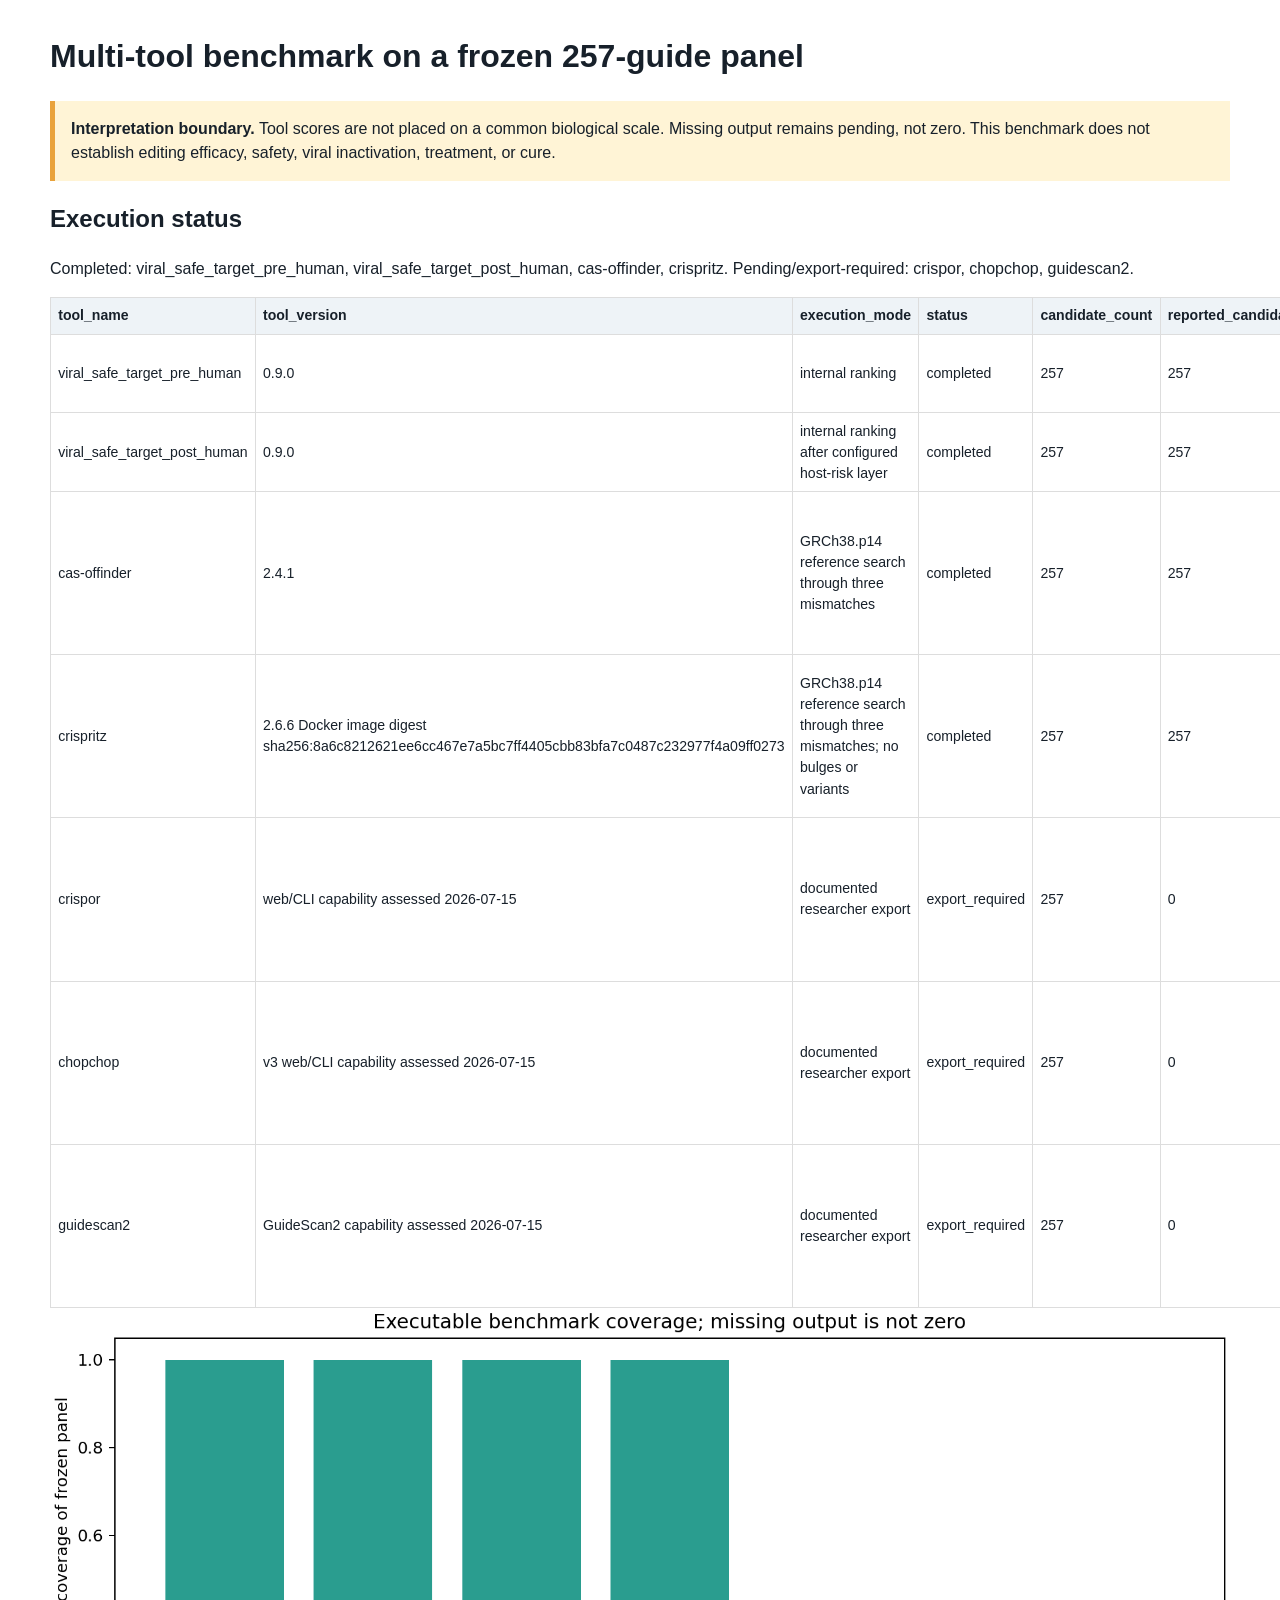
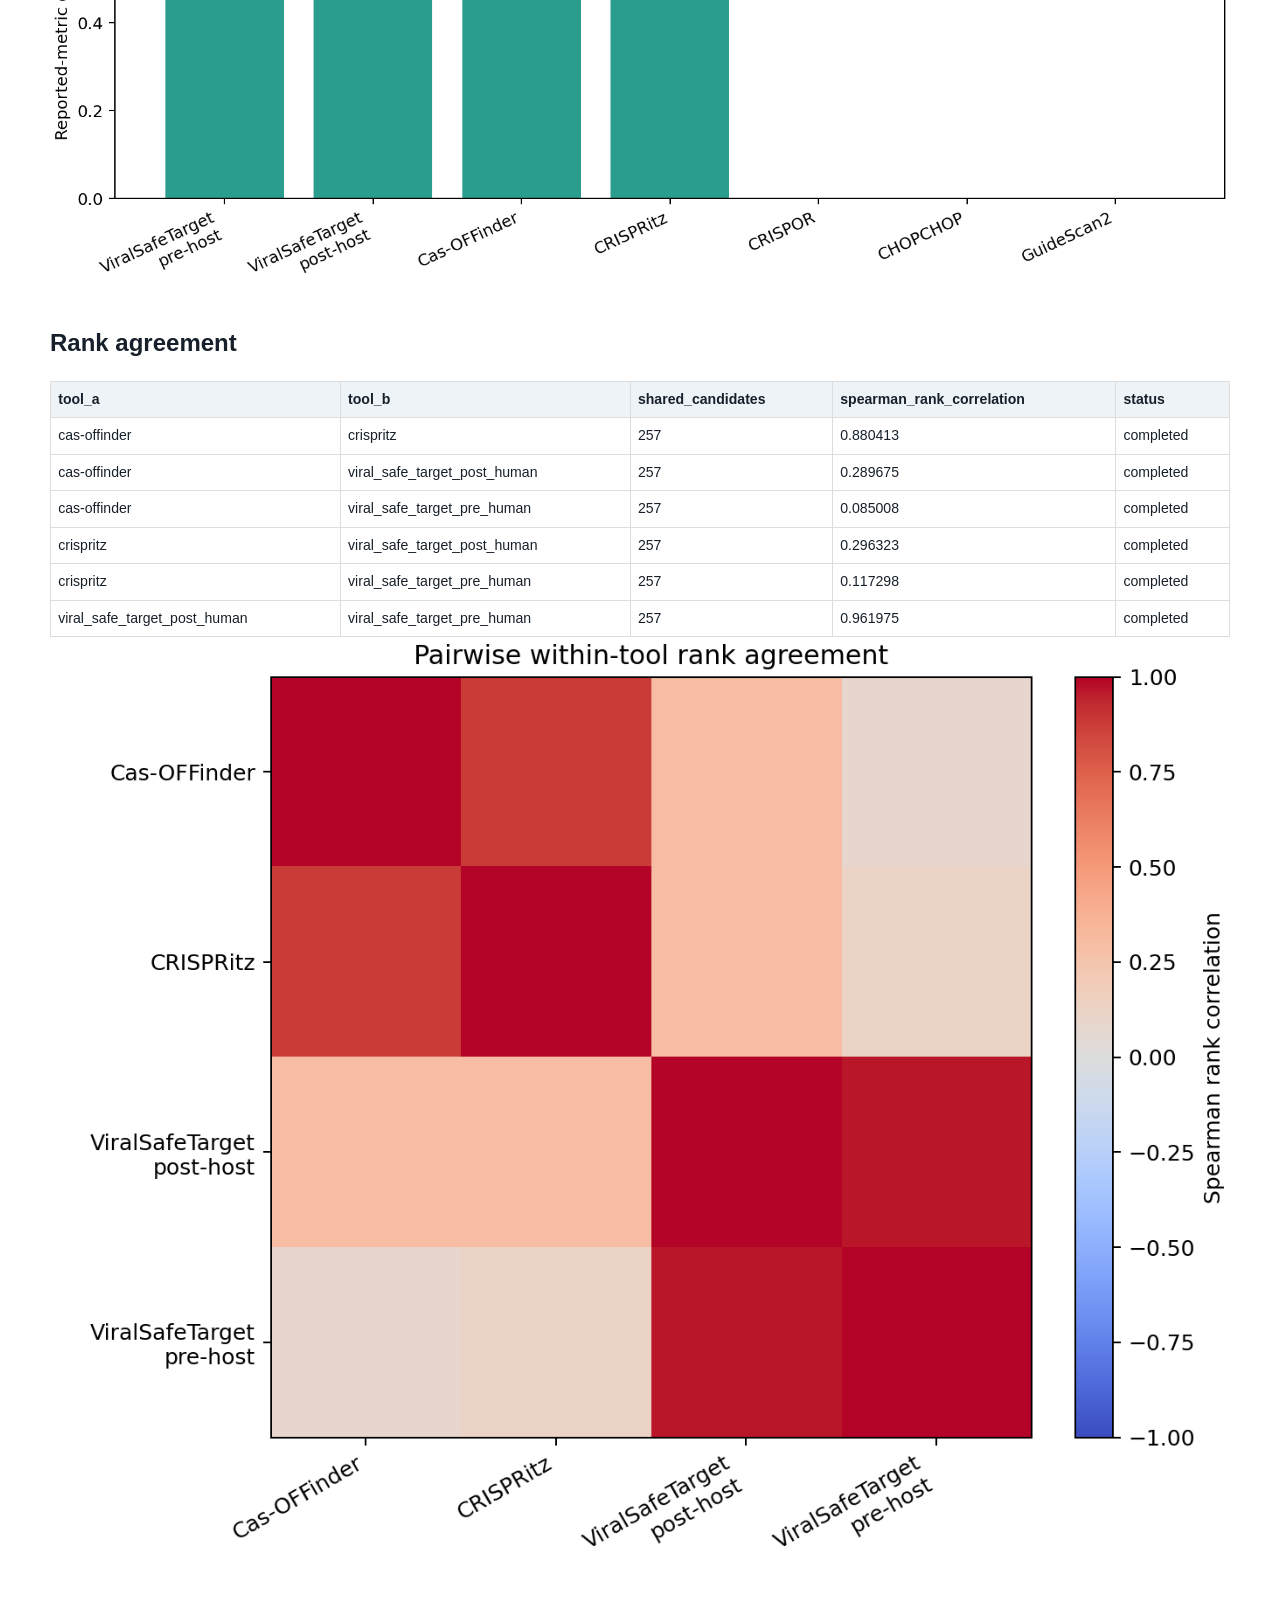
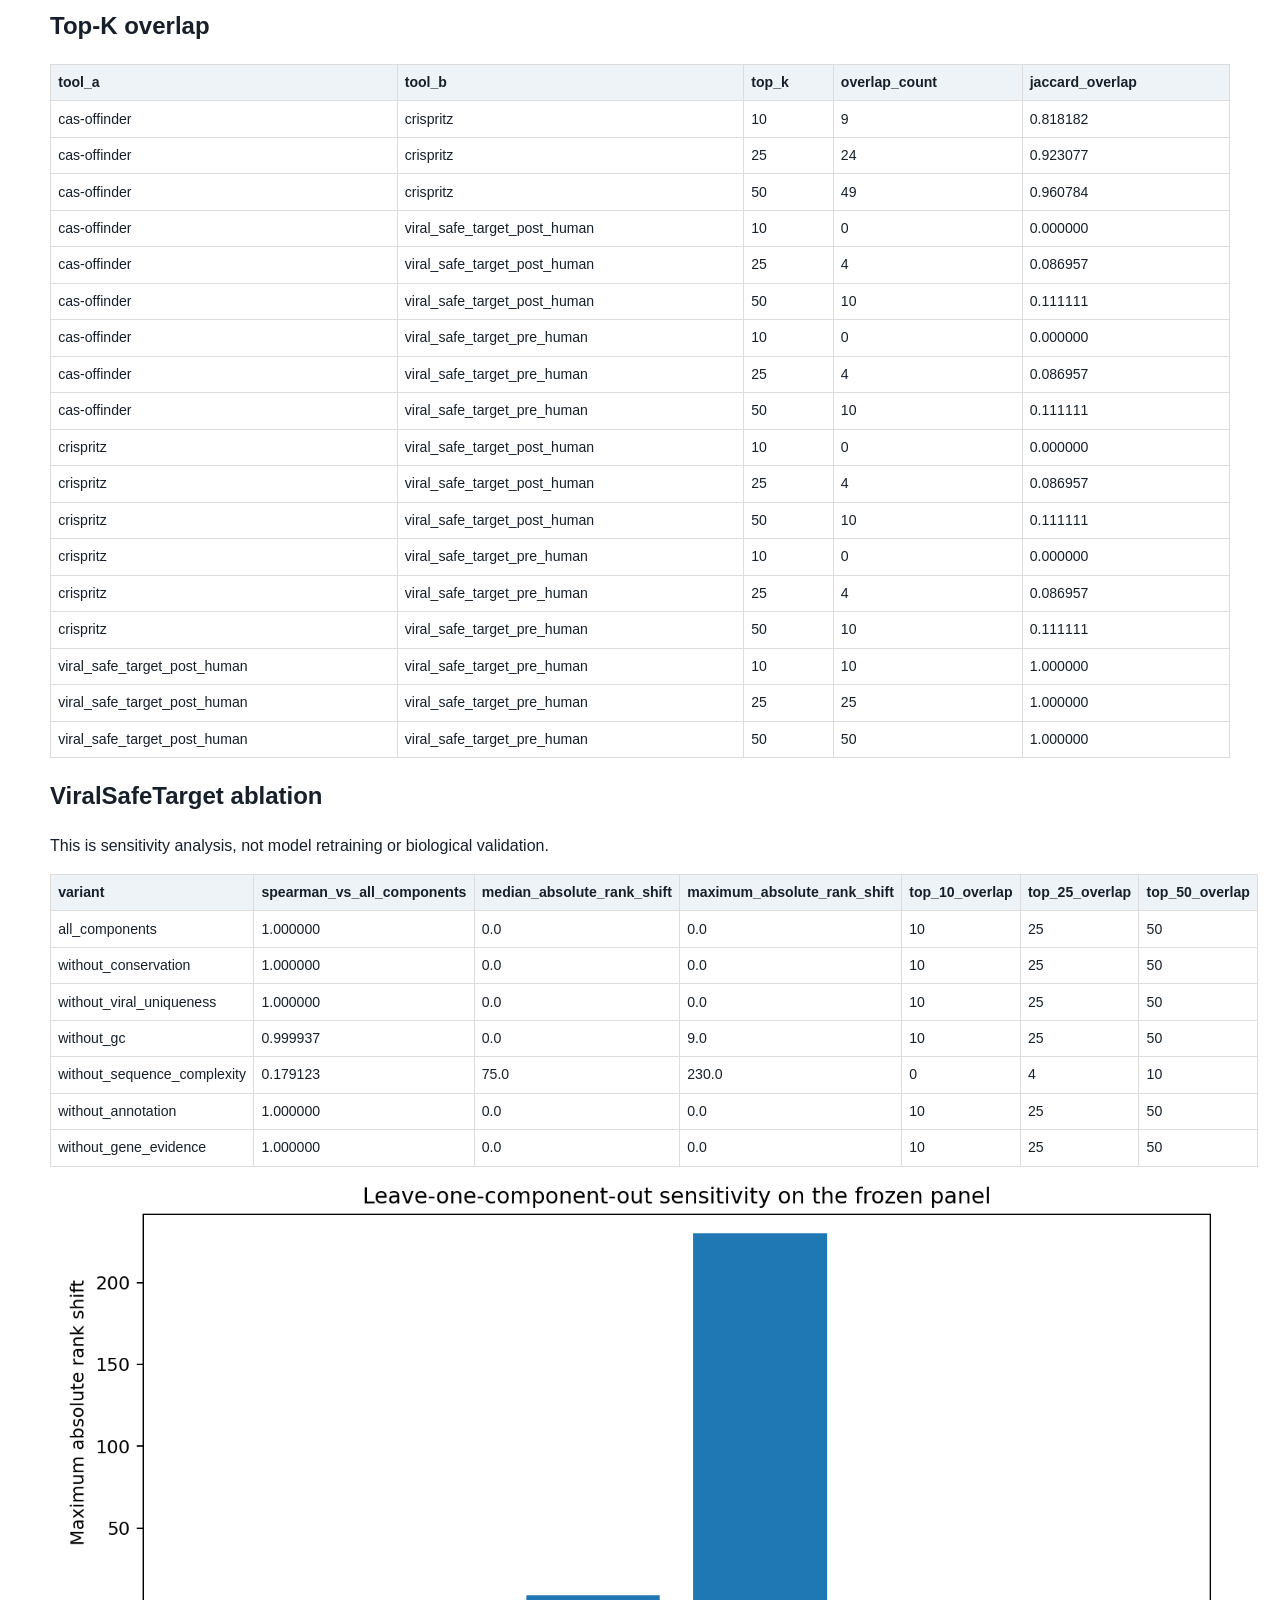
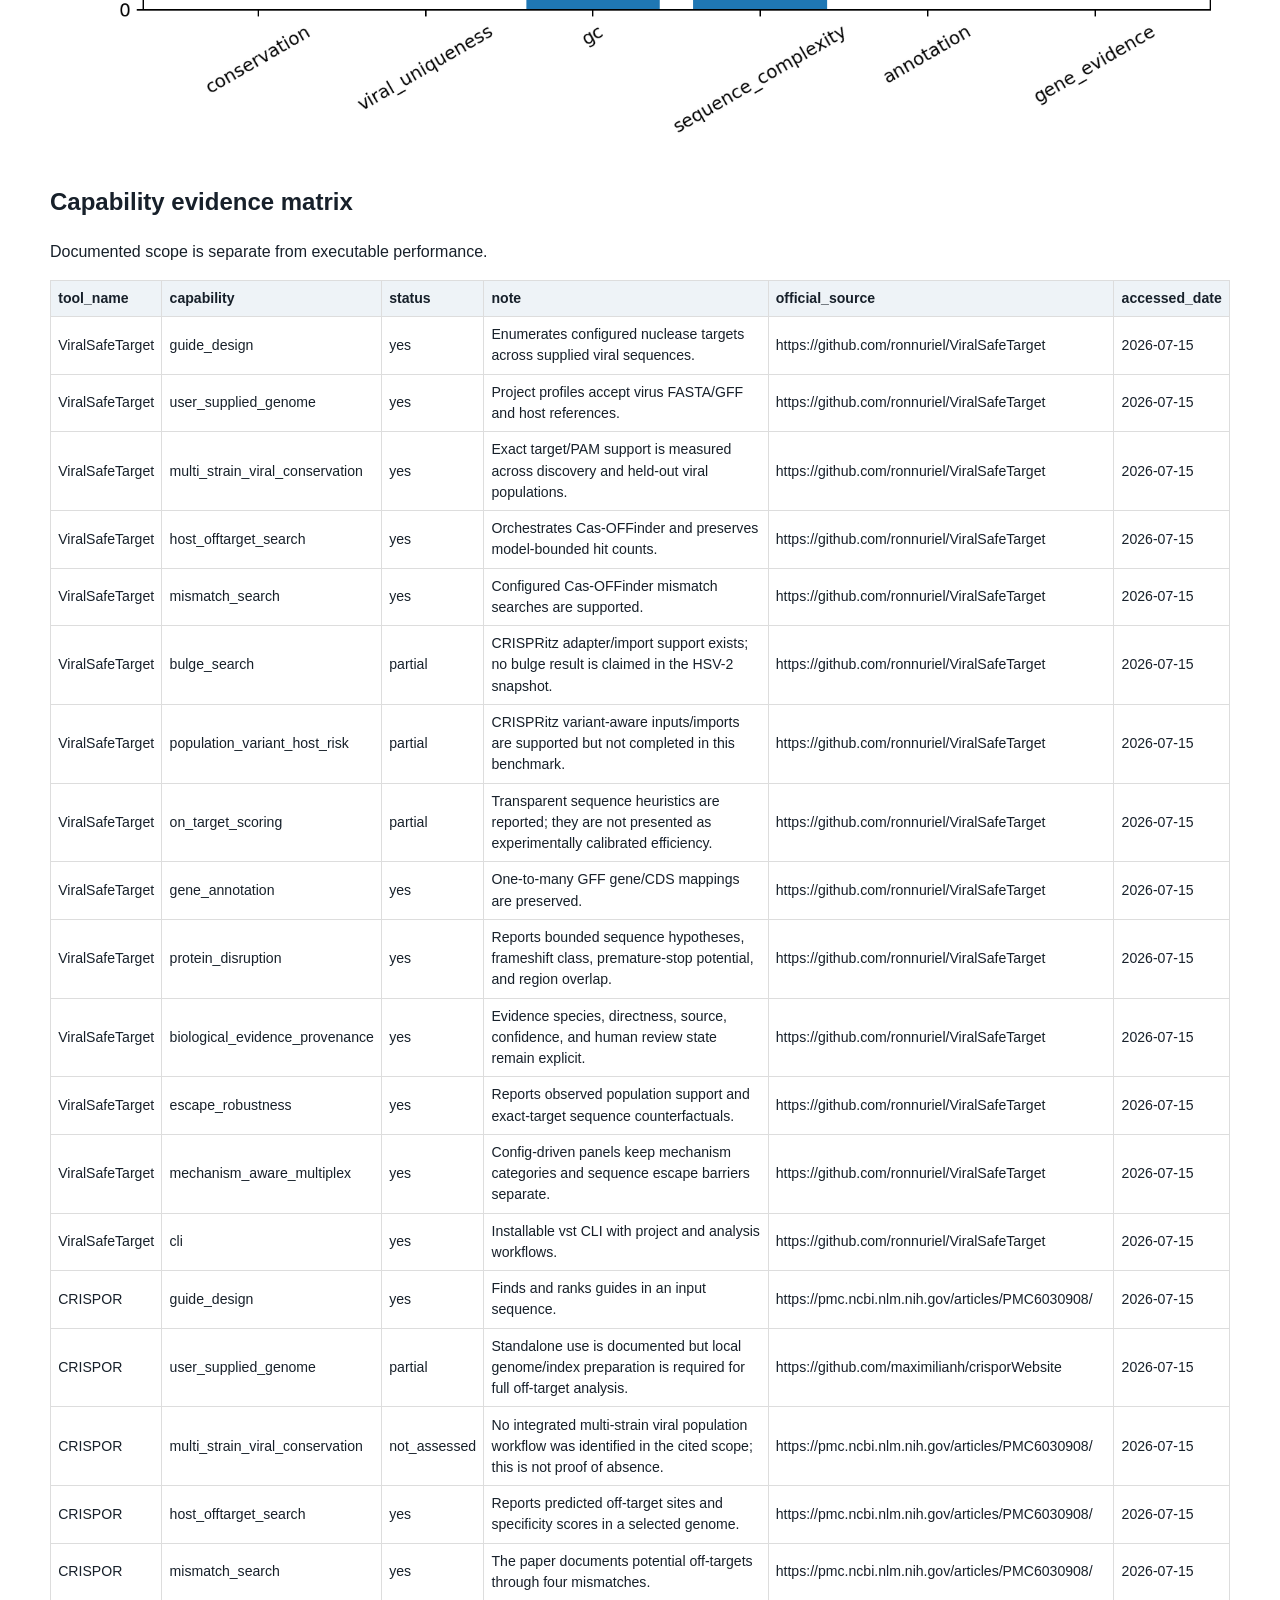
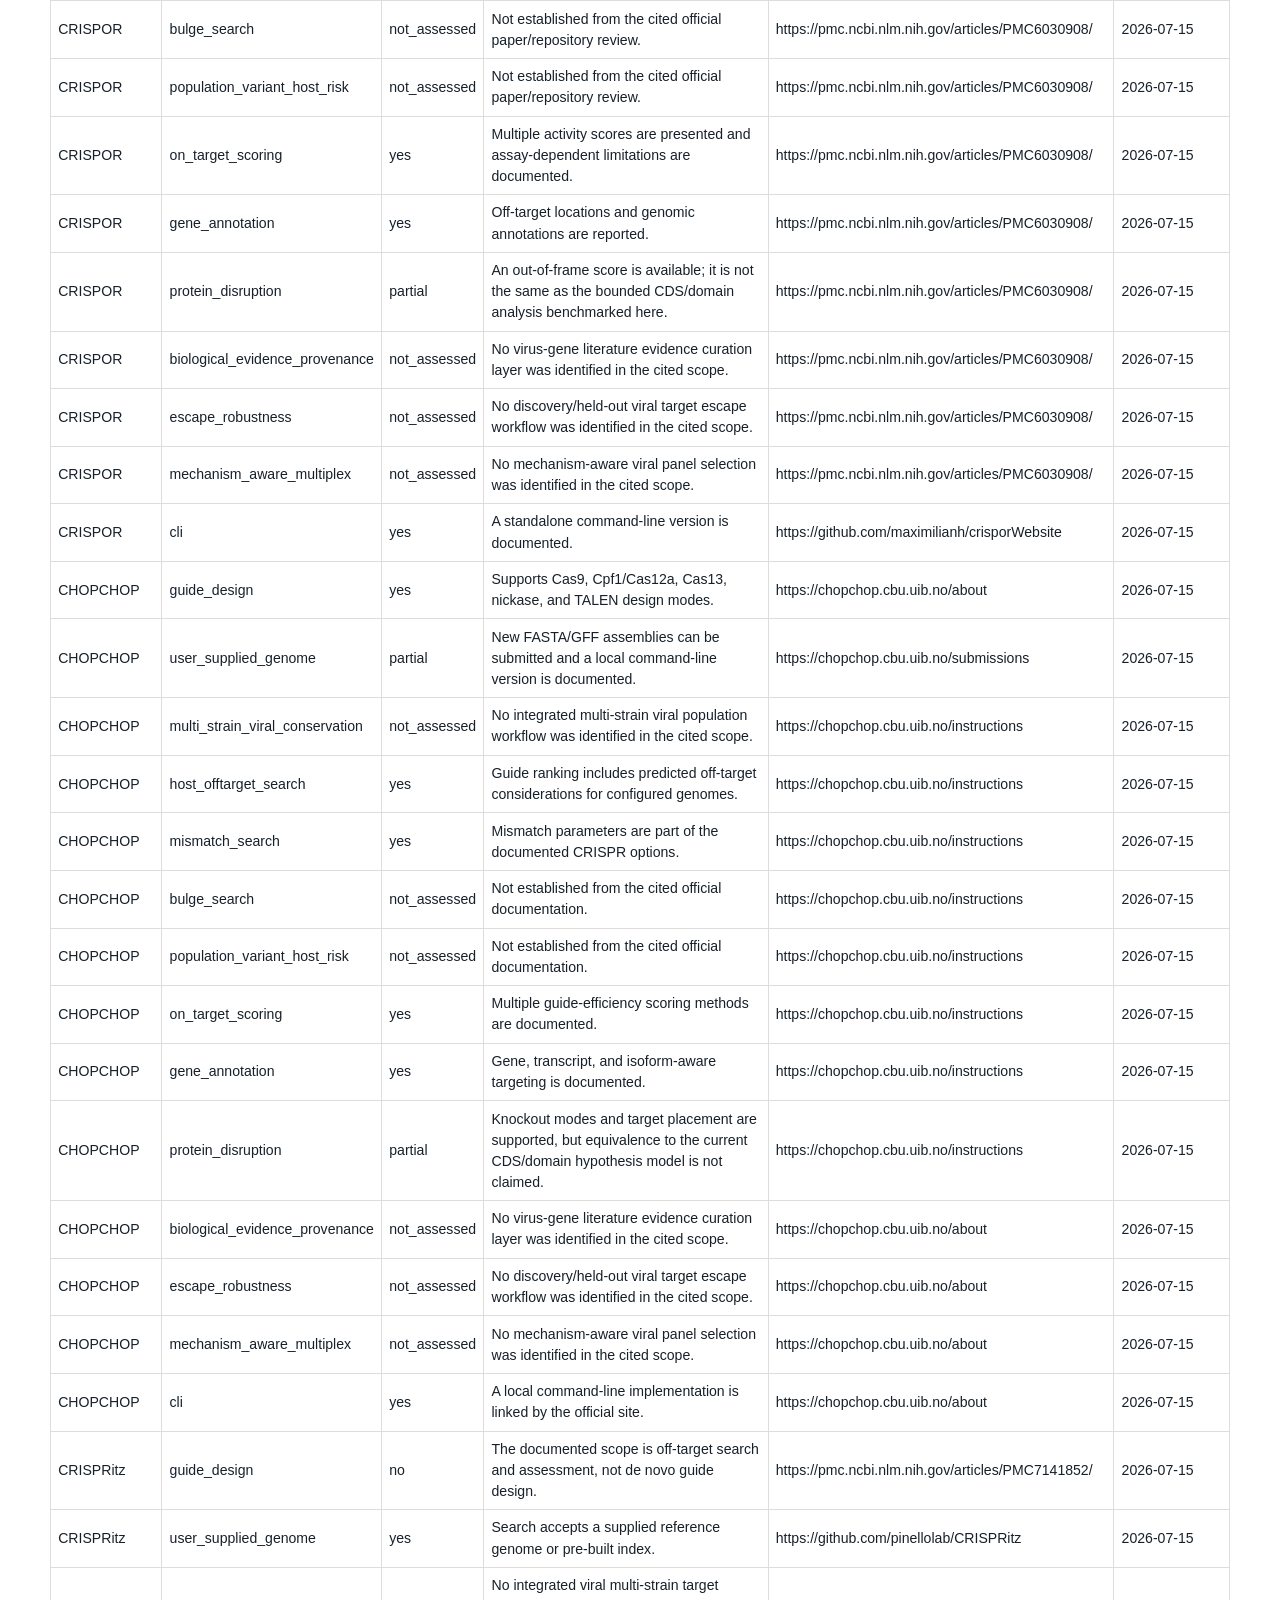
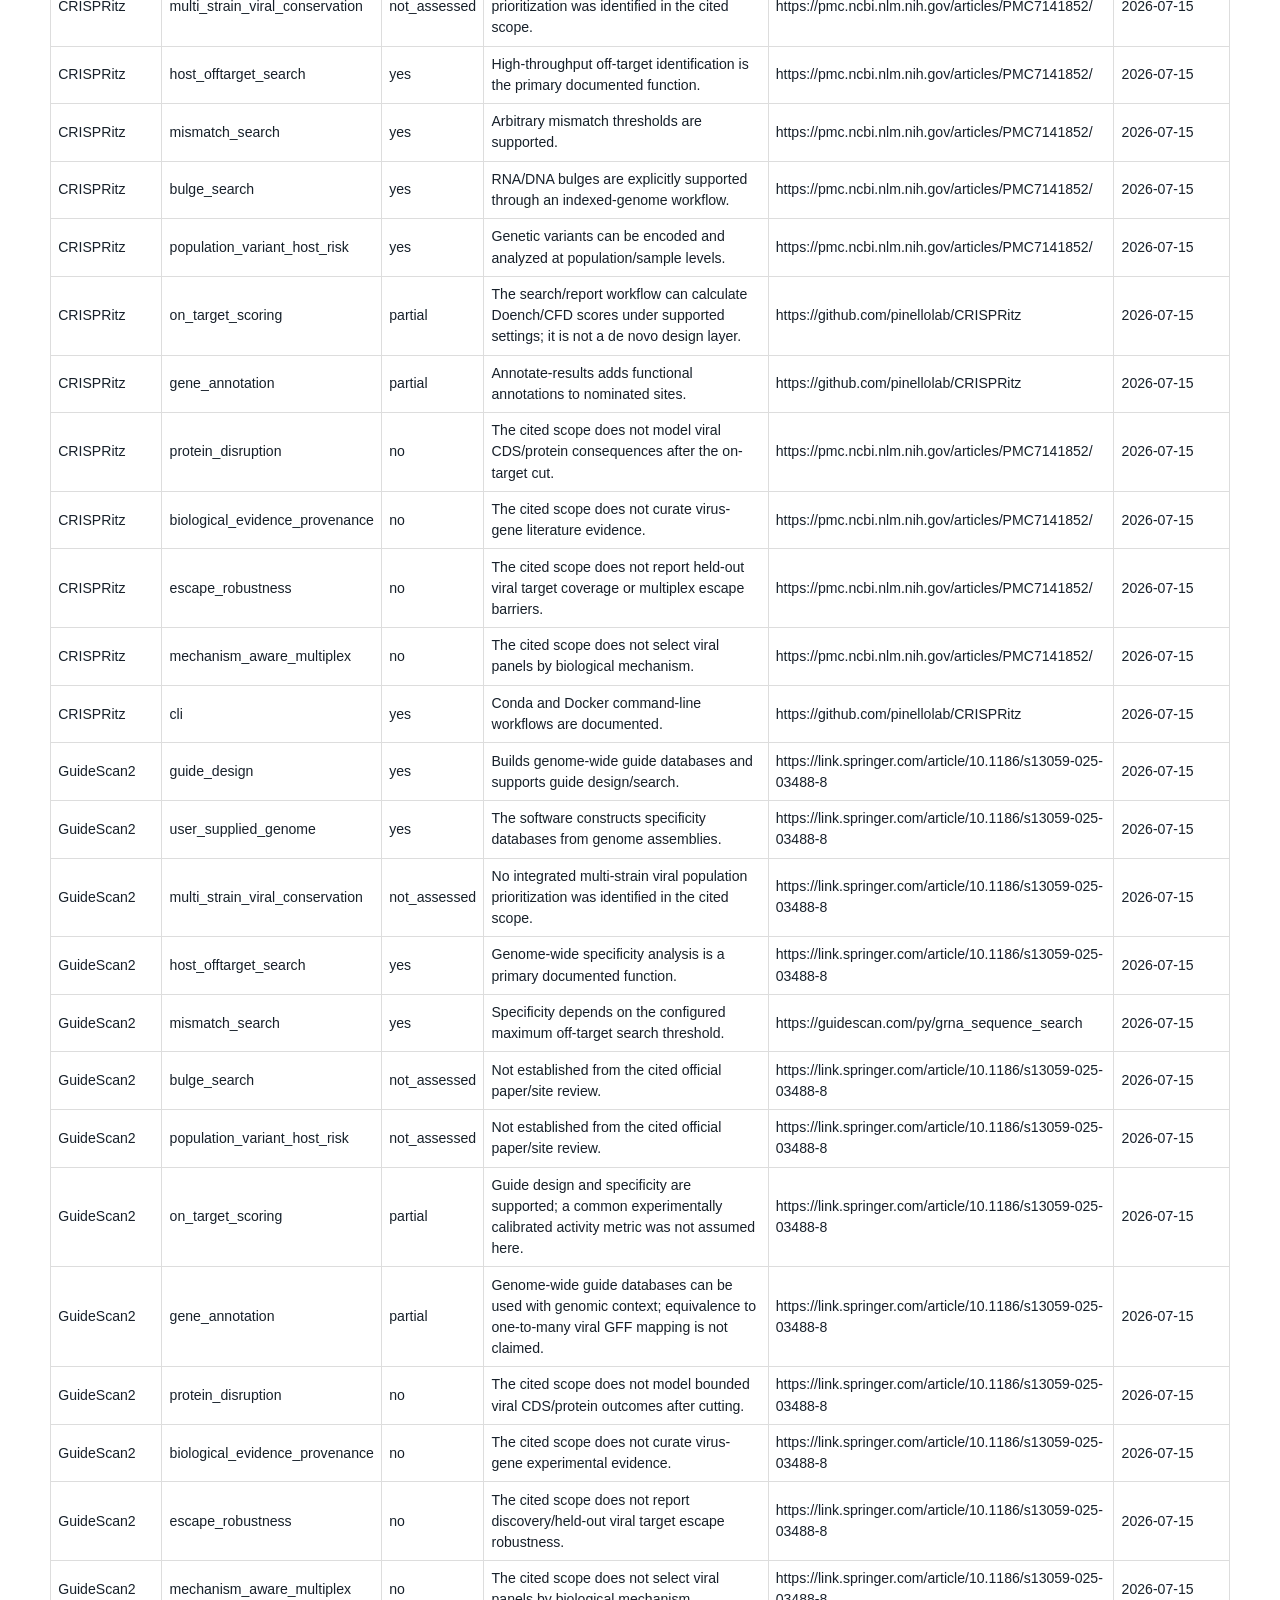
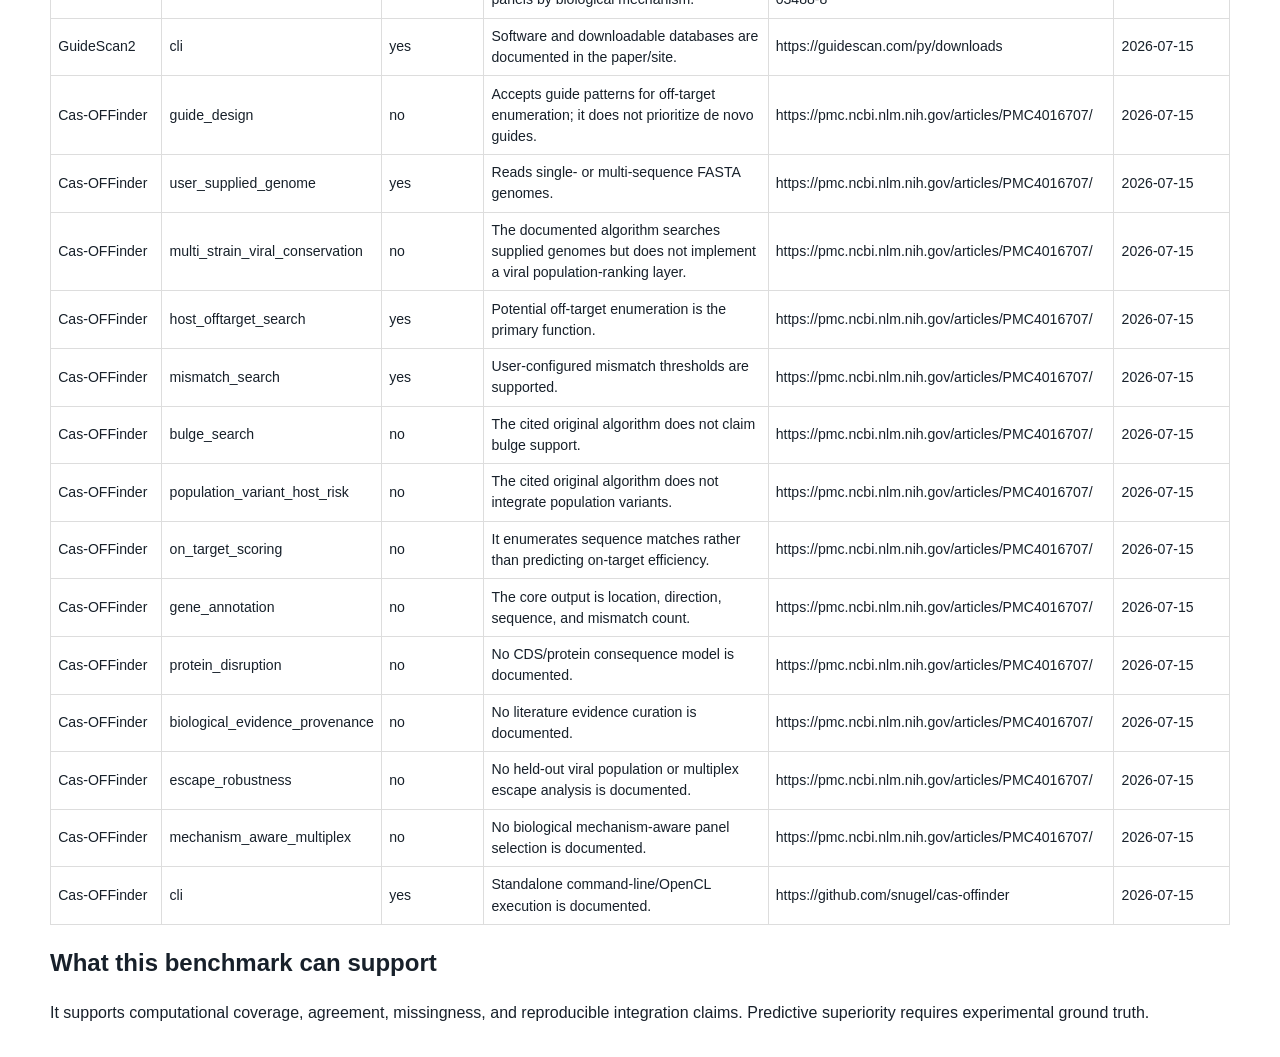
<file: reports/hsv2_tool_benchmark/multitool_benchmark_report.html>
<!doctype html><html><head><meta charset='utf-8'>
<title>ViralSafeTarget multi-tool benchmark</title>
<style>
body {font-family: Arial, sans-serif; max-width: 1180px; margin: 2rem auto;
      line-height: 1.5; color: #17202a}
table {border-collapse: collapse; width: 100%; font-size: .88rem}
th, td {border: 1px solid #ddd; padding: .45rem; text-align: left}
th {background: #eef3f7}
.warning {background: #fff4d6; padding: 1rem; border-left: 5px solid #e9a23b}
img {max-width: 100%}
</style></head><body>
<h1>Multi-tool benchmark on a frozen 257-guide panel</h1>
<div class='warning'><strong>Interpretation boundary.</strong> Tool scores are not placed on a common biological scale. Missing output remains pending, not zero. This benchmark does not establish editing efficacy, safety, viral inactivation, treatment, or cure.</div>
<h2>Execution status</h2>
<p>Completed: viral_safe_target_pre_human, viral_safe_target_post_human, cas-offinder, crispritz. Pending/export-required: crispor, chopchop, guidescan2.</p>
<table class="dataframe">
  <thead>
    <tr style="text-align: right;">
      <th>tool_name</th>
      <th>tool_version</th>
      <th>execution_mode</th>
      <th>status</th>
      <th>candidate_count</th>
      <th>reported_candidates</th>
      <th>missing_candidates</th>
      <th>coverage_fraction</th>
      <th>runtime_seconds</th>
      <th>runtime_scope</th>
      <th>reason</th>
      <th>official_source</th>
    </tr>
  </thead>
  <tbody>
    <tr>
      <td>viral_safe_target_pre_human</td>
      <td>0.9.0</td>
      <td>internal ranking</td>
      <td>completed</td>
      <td>257</td>
      <td>257</td>
      <td>0</td>
      <td>1.0</td>
      <td>&lt;NA&gt;</td>
      <td>not isolated from the source workflow</td>
      <td></td>
      <td>https://github.com/ronnuriel/ViralSafeTarget</td>
    </tr>
    <tr>
      <td>viral_safe_target_post_human</td>
      <td>0.9.0</td>
      <td>internal ranking after configured host-risk layer</td>
      <td>completed</td>
      <td>257</td>
      <td>257</td>
      <td>0</td>
      <td>1.0</td>
      <td>&lt;NA&gt;</td>
      <td>not isolated from the source workflow</td>
      <td></td>
      <td>https://github.com/ronnuriel/ViralSafeTarget</td>
    </tr>
    <tr>
      <td>cas-offinder</td>
      <td>2.4.1</td>
      <td>GRCh38.p14 reference search through three mismatches</td>
      <td>completed</td>
      <td>257</td>
      <td>257</td>
      <td>0</td>
      <td>1.0</td>
      <td>18821.560434</td>
      <td>exhaustive 23,108-candidate source run; not a same-panel runtime comparison</td>
      <td></td>
      <td>https://github.com/snugel/cas-offinder</td>
    </tr>
    <tr>
      <td>crispritz</td>
      <td>2.6.6 Docker image digest sha256:8a6c8212621ee6cc467e7a5bc7ff4405cbb83bfa7c0487c232977f4a09ff0273</td>
      <td>GRCh38.p14 reference search through three mismatches; no bulges or variants</td>
      <td>completed</td>
      <td>257</td>
      <td>257</td>
      <td>0</td>
      <td>1.0</td>
      <td>709.78</td>
      <td>frozen 257-guide panel</td>
      <td>official Docker raw profile and runtime record are committed</td>
      <td>https://github.com/pinellolab/CRISPRitz</td>
    </tr>
    <tr>
      <td>crispor</td>
      <td>web/CLI capability assessed 2026-07-15</td>
      <td>documented researcher export</td>
      <td>export_required</td>
      <td>257</td>
      <td>0</td>
      <td>257</td>
      <td>0.0</td>
      <td>&lt;NA&gt;</td>
      <td>not assessed</td>
      <td>no raw export is committed; public web interfaces are not scraped</td>
      <td>https://github.com/maximilianh/crisporWebsite</td>
    </tr>
    <tr>
      <td>chopchop</td>
      <td>v3 web/CLI capability assessed 2026-07-15</td>
      <td>documented researcher export</td>
      <td>export_required</td>
      <td>257</td>
      <td>0</td>
      <td>257</td>
      <td>0.0</td>
      <td>&lt;NA&gt;</td>
      <td>not assessed</td>
      <td>no raw export is committed; public web interfaces are not scraped</td>
      <td>https://chopchop.cbu.uib.no/about</td>
    </tr>
    <tr>
      <td>guidescan2</td>
      <td>GuideScan2 capability assessed 2026-07-15</td>
      <td>documented researcher export</td>
      <td>export_required</td>
      <td>257</td>
      <td>0</td>
      <td>257</td>
      <td>0.0</td>
      <td>&lt;NA&gt;</td>
      <td>not assessed</td>
      <td>no raw export is committed; public web interfaces are not scraped</td>
      <td>https://guidescan.com/</td>
    </tr>
  </tbody>
</table>
<img src='figures/tool_result_coverage.png' alt='Tool result coverage'>
<h2>Rank agreement</h2>
<table class="dataframe">
  <thead>
    <tr style="text-align: right;">
      <th>tool_a</th>
      <th>tool_b</th>
      <th>shared_candidates</th>
      <th>spearman_rank_correlation</th>
      <th>status</th>
    </tr>
  </thead>
  <tbody>
    <tr>
      <td>cas-offinder</td>
      <td>crispritz</td>
      <td>257</td>
      <td>0.880413</td>
      <td>completed</td>
    </tr>
    <tr>
      <td>cas-offinder</td>
      <td>viral_safe_target_post_human</td>
      <td>257</td>
      <td>0.289675</td>
      <td>completed</td>
    </tr>
    <tr>
      <td>cas-offinder</td>
      <td>viral_safe_target_pre_human</td>
      <td>257</td>
      <td>0.085008</td>
      <td>completed</td>
    </tr>
    <tr>
      <td>crispritz</td>
      <td>viral_safe_target_post_human</td>
      <td>257</td>
      <td>0.296323</td>
      <td>completed</td>
    </tr>
    <tr>
      <td>crispritz</td>
      <td>viral_safe_target_pre_human</td>
      <td>257</td>
      <td>0.117298</td>
      <td>completed</td>
    </tr>
    <tr>
      <td>viral_safe_target_post_human</td>
      <td>viral_safe_target_pre_human</td>
      <td>257</td>
      <td>0.961975</td>
      <td>completed</td>
    </tr>
  </tbody>
</table>
<img src='figures/rank_agreement.png' alt='Rank agreement'>
<h2>Top-K overlap</h2>
<table class="dataframe">
  <thead>
    <tr style="text-align: right;">
      <th>tool_a</th>
      <th>tool_b</th>
      <th>top_k</th>
      <th>overlap_count</th>
      <th>jaccard_overlap</th>
    </tr>
  </thead>
  <tbody>
    <tr>
      <td>cas-offinder</td>
      <td>crispritz</td>
      <td>10</td>
      <td>9</td>
      <td>0.818182</td>
    </tr>
    <tr>
      <td>cas-offinder</td>
      <td>crispritz</td>
      <td>25</td>
      <td>24</td>
      <td>0.923077</td>
    </tr>
    <tr>
      <td>cas-offinder</td>
      <td>crispritz</td>
      <td>50</td>
      <td>49</td>
      <td>0.960784</td>
    </tr>
    <tr>
      <td>cas-offinder</td>
      <td>viral_safe_target_post_human</td>
      <td>10</td>
      <td>0</td>
      <td>0.000000</td>
    </tr>
    <tr>
      <td>cas-offinder</td>
      <td>viral_safe_target_post_human</td>
      <td>25</td>
      <td>4</td>
      <td>0.086957</td>
    </tr>
    <tr>
      <td>cas-offinder</td>
      <td>viral_safe_target_post_human</td>
      <td>50</td>
      <td>10</td>
      <td>0.111111</td>
    </tr>
    <tr>
      <td>cas-offinder</td>
      <td>viral_safe_target_pre_human</td>
      <td>10</td>
      <td>0</td>
      <td>0.000000</td>
    </tr>
    <tr>
      <td>cas-offinder</td>
      <td>viral_safe_target_pre_human</td>
      <td>25</td>
      <td>4</td>
      <td>0.086957</td>
    </tr>
    <tr>
      <td>cas-offinder</td>
      <td>viral_safe_target_pre_human</td>
      <td>50</td>
      <td>10</td>
      <td>0.111111</td>
    </tr>
    <tr>
      <td>crispritz</td>
      <td>viral_safe_target_post_human</td>
      <td>10</td>
      <td>0</td>
      <td>0.000000</td>
    </tr>
    <tr>
      <td>crispritz</td>
      <td>viral_safe_target_post_human</td>
      <td>25</td>
      <td>4</td>
      <td>0.086957</td>
    </tr>
    <tr>
      <td>crispritz</td>
      <td>viral_safe_target_post_human</td>
      <td>50</td>
      <td>10</td>
      <td>0.111111</td>
    </tr>
    <tr>
      <td>crispritz</td>
      <td>viral_safe_target_pre_human</td>
      <td>10</td>
      <td>0</td>
      <td>0.000000</td>
    </tr>
    <tr>
      <td>crispritz</td>
      <td>viral_safe_target_pre_human</td>
      <td>25</td>
      <td>4</td>
      <td>0.086957</td>
    </tr>
    <tr>
      <td>crispritz</td>
      <td>viral_safe_target_pre_human</td>
      <td>50</td>
      <td>10</td>
      <td>0.111111</td>
    </tr>
    <tr>
      <td>viral_safe_target_post_human</td>
      <td>viral_safe_target_pre_human</td>
      <td>10</td>
      <td>10</td>
      <td>1.000000</td>
    </tr>
    <tr>
      <td>viral_safe_target_post_human</td>
      <td>viral_safe_target_pre_human</td>
      <td>25</td>
      <td>25</td>
      <td>1.000000</td>
    </tr>
    <tr>
      <td>viral_safe_target_post_human</td>
      <td>viral_safe_target_pre_human</td>
      <td>50</td>
      <td>50</td>
      <td>1.000000</td>
    </tr>
  </tbody>
</table>
<h2>ViralSafeTarget ablation</h2>
<p>This is sensitivity analysis, not model retraining or biological validation.</p>
<table class="dataframe">
  <thead>
    <tr style="text-align: right;">
      <th>variant</th>
      <th>spearman_vs_all_components</th>
      <th>median_absolute_rank_shift</th>
      <th>maximum_absolute_rank_shift</th>
      <th>top_10_overlap</th>
      <th>top_25_overlap</th>
      <th>top_50_overlap</th>
    </tr>
  </thead>
  <tbody>
    <tr>
      <td>all_components</td>
      <td>1.000000</td>
      <td>0.0</td>
      <td>0.0</td>
      <td>10</td>
      <td>25</td>
      <td>50</td>
    </tr>
    <tr>
      <td>without_conservation</td>
      <td>1.000000</td>
      <td>0.0</td>
      <td>0.0</td>
      <td>10</td>
      <td>25</td>
      <td>50</td>
    </tr>
    <tr>
      <td>without_viral_uniqueness</td>
      <td>1.000000</td>
      <td>0.0</td>
      <td>0.0</td>
      <td>10</td>
      <td>25</td>
      <td>50</td>
    </tr>
    <tr>
      <td>without_gc</td>
      <td>0.999937</td>
      <td>0.0</td>
      <td>9.0</td>
      <td>10</td>
      <td>25</td>
      <td>50</td>
    </tr>
    <tr>
      <td>without_sequence_complexity</td>
      <td>0.179123</td>
      <td>75.0</td>
      <td>230.0</td>
      <td>0</td>
      <td>4</td>
      <td>10</td>
    </tr>
    <tr>
      <td>without_annotation</td>
      <td>1.000000</td>
      <td>0.0</td>
      <td>0.0</td>
      <td>10</td>
      <td>25</td>
      <td>50</td>
    </tr>
    <tr>
      <td>without_gene_evidence</td>
      <td>1.000000</td>
      <td>0.0</td>
      <td>0.0</td>
      <td>10</td>
      <td>25</td>
      <td>50</td>
    </tr>
  </tbody>
</table>
<img src='figures/ablation_rank_shift.png' alt='Ablation rank shifts'>
<h2>Capability evidence matrix</h2>
<p>Documented scope is separate from executable performance.</p>
<table class="dataframe">
  <thead>
    <tr style="text-align: right;">
      <th>tool_name</th>
      <th>capability</th>
      <th>status</th>
      <th>note</th>
      <th>official_source</th>
      <th>accessed_date</th>
    </tr>
  </thead>
  <tbody>
    <tr>
      <td>ViralSafeTarget</td>
      <td>guide_design</td>
      <td>yes</td>
      <td>Enumerates configured nuclease targets across supplied viral sequences.</td>
      <td>https://github.com/ronnuriel/ViralSafeTarget</td>
      <td>2026-07-15</td>
    </tr>
    <tr>
      <td>ViralSafeTarget</td>
      <td>user_supplied_genome</td>
      <td>yes</td>
      <td>Project profiles accept virus FASTA/GFF and host references.</td>
      <td>https://github.com/ronnuriel/ViralSafeTarget</td>
      <td>2026-07-15</td>
    </tr>
    <tr>
      <td>ViralSafeTarget</td>
      <td>multi_strain_viral_conservation</td>
      <td>yes</td>
      <td>Exact target/PAM support is measured across discovery and held-out viral populations.</td>
      <td>https://github.com/ronnuriel/ViralSafeTarget</td>
      <td>2026-07-15</td>
    </tr>
    <tr>
      <td>ViralSafeTarget</td>
      <td>host_offtarget_search</td>
      <td>yes</td>
      <td>Orchestrates Cas-OFFinder and preserves model-bounded hit counts.</td>
      <td>https://github.com/ronnuriel/ViralSafeTarget</td>
      <td>2026-07-15</td>
    </tr>
    <tr>
      <td>ViralSafeTarget</td>
      <td>mismatch_search</td>
      <td>yes</td>
      <td>Configured Cas-OFFinder mismatch searches are supported.</td>
      <td>https://github.com/ronnuriel/ViralSafeTarget</td>
      <td>2026-07-15</td>
    </tr>
    <tr>
      <td>ViralSafeTarget</td>
      <td>bulge_search</td>
      <td>partial</td>
      <td>CRISPRitz adapter/import support exists; no bulge result is claimed in the HSV-2 snapshot.</td>
      <td>https://github.com/ronnuriel/ViralSafeTarget</td>
      <td>2026-07-15</td>
    </tr>
    <tr>
      <td>ViralSafeTarget</td>
      <td>population_variant_host_risk</td>
      <td>partial</td>
      <td>CRISPRitz variant-aware inputs/imports are supported but not completed in this benchmark.</td>
      <td>https://github.com/ronnuriel/ViralSafeTarget</td>
      <td>2026-07-15</td>
    </tr>
    <tr>
      <td>ViralSafeTarget</td>
      <td>on_target_scoring</td>
      <td>partial</td>
      <td>Transparent sequence heuristics are reported; they are not presented as experimentally calibrated efficiency.</td>
      <td>https://github.com/ronnuriel/ViralSafeTarget</td>
      <td>2026-07-15</td>
    </tr>
    <tr>
      <td>ViralSafeTarget</td>
      <td>gene_annotation</td>
      <td>yes</td>
      <td>One-to-many GFF gene/CDS mappings are preserved.</td>
      <td>https://github.com/ronnuriel/ViralSafeTarget</td>
      <td>2026-07-15</td>
    </tr>
    <tr>
      <td>ViralSafeTarget</td>
      <td>protein_disruption</td>
      <td>yes</td>
      <td>Reports bounded sequence hypotheses, frameshift class, premature-stop potential, and region overlap.</td>
      <td>https://github.com/ronnuriel/ViralSafeTarget</td>
      <td>2026-07-15</td>
    </tr>
    <tr>
      <td>ViralSafeTarget</td>
      <td>biological_evidence_provenance</td>
      <td>yes</td>
      <td>Evidence species, directness, source, confidence, and human review state remain explicit.</td>
      <td>https://github.com/ronnuriel/ViralSafeTarget</td>
      <td>2026-07-15</td>
    </tr>
    <tr>
      <td>ViralSafeTarget</td>
      <td>escape_robustness</td>
      <td>yes</td>
      <td>Reports observed population support and exact-target sequence counterfactuals.</td>
      <td>https://github.com/ronnuriel/ViralSafeTarget</td>
      <td>2026-07-15</td>
    </tr>
    <tr>
      <td>ViralSafeTarget</td>
      <td>mechanism_aware_multiplex</td>
      <td>yes</td>
      <td>Config-driven panels keep mechanism categories and sequence escape barriers separate.</td>
      <td>https://github.com/ronnuriel/ViralSafeTarget</td>
      <td>2026-07-15</td>
    </tr>
    <tr>
      <td>ViralSafeTarget</td>
      <td>cli</td>
      <td>yes</td>
      <td>Installable vst CLI with project and analysis workflows.</td>
      <td>https://github.com/ronnuriel/ViralSafeTarget</td>
      <td>2026-07-15</td>
    </tr>
    <tr>
      <td>CRISPOR</td>
      <td>guide_design</td>
      <td>yes</td>
      <td>Finds and ranks guides in an input sequence.</td>
      <td>https://pmc.ncbi.nlm.nih.gov/articles/PMC6030908/</td>
      <td>2026-07-15</td>
    </tr>
    <tr>
      <td>CRISPOR</td>
      <td>user_supplied_genome</td>
      <td>partial</td>
      <td>Standalone use is documented but local genome/index preparation is required for full off-target analysis.</td>
      <td>https://github.com/maximilianh/crisporWebsite</td>
      <td>2026-07-15</td>
    </tr>
    <tr>
      <td>CRISPOR</td>
      <td>multi_strain_viral_conservation</td>
      <td>not_assessed</td>
      <td>No integrated multi-strain viral population workflow was identified in the cited scope; this is not proof of absence.</td>
      <td>https://pmc.ncbi.nlm.nih.gov/articles/PMC6030908/</td>
      <td>2026-07-15</td>
    </tr>
    <tr>
      <td>CRISPOR</td>
      <td>host_offtarget_search</td>
      <td>yes</td>
      <td>Reports predicted off-target sites and specificity scores in a selected genome.</td>
      <td>https://pmc.ncbi.nlm.nih.gov/articles/PMC6030908/</td>
      <td>2026-07-15</td>
    </tr>
    <tr>
      <td>CRISPOR</td>
      <td>mismatch_search</td>
      <td>yes</td>
      <td>The paper documents potential off-targets through four mismatches.</td>
      <td>https://pmc.ncbi.nlm.nih.gov/articles/PMC6030908/</td>
      <td>2026-07-15</td>
    </tr>
    <tr>
      <td>CRISPOR</td>
      <td>bulge_search</td>
      <td>not_assessed</td>
      <td>Not established from the cited official paper/repository review.</td>
      <td>https://pmc.ncbi.nlm.nih.gov/articles/PMC6030908/</td>
      <td>2026-07-15</td>
    </tr>
    <tr>
      <td>CRISPOR</td>
      <td>population_variant_host_risk</td>
      <td>not_assessed</td>
      <td>Not established from the cited official paper/repository review.</td>
      <td>https://pmc.ncbi.nlm.nih.gov/articles/PMC6030908/</td>
      <td>2026-07-15</td>
    </tr>
    <tr>
      <td>CRISPOR</td>
      <td>on_target_scoring</td>
      <td>yes</td>
      <td>Multiple activity scores are presented and assay-dependent limitations are documented.</td>
      <td>https://pmc.ncbi.nlm.nih.gov/articles/PMC6030908/</td>
      <td>2026-07-15</td>
    </tr>
    <tr>
      <td>CRISPOR</td>
      <td>gene_annotation</td>
      <td>yes</td>
      <td>Off-target locations and genomic annotations are reported.</td>
      <td>https://pmc.ncbi.nlm.nih.gov/articles/PMC6030908/</td>
      <td>2026-07-15</td>
    </tr>
    <tr>
      <td>CRISPOR</td>
      <td>protein_disruption</td>
      <td>partial</td>
      <td>An out-of-frame score is available; it is not the same as the bounded CDS/domain analysis benchmarked here.</td>
      <td>https://pmc.ncbi.nlm.nih.gov/articles/PMC6030908/</td>
      <td>2026-07-15</td>
    </tr>
    <tr>
      <td>CRISPOR</td>
      <td>biological_evidence_provenance</td>
      <td>not_assessed</td>
      <td>No virus-gene literature evidence curation layer was identified in the cited scope.</td>
      <td>https://pmc.ncbi.nlm.nih.gov/articles/PMC6030908/</td>
      <td>2026-07-15</td>
    </tr>
    <tr>
      <td>CRISPOR</td>
      <td>escape_robustness</td>
      <td>not_assessed</td>
      <td>No discovery/held-out viral target escape workflow was identified in the cited scope.</td>
      <td>https://pmc.ncbi.nlm.nih.gov/articles/PMC6030908/</td>
      <td>2026-07-15</td>
    </tr>
    <tr>
      <td>CRISPOR</td>
      <td>mechanism_aware_multiplex</td>
      <td>not_assessed</td>
      <td>No mechanism-aware viral panel selection was identified in the cited scope.</td>
      <td>https://pmc.ncbi.nlm.nih.gov/articles/PMC6030908/</td>
      <td>2026-07-15</td>
    </tr>
    <tr>
      <td>CRISPOR</td>
      <td>cli</td>
      <td>yes</td>
      <td>A standalone command-line version is documented.</td>
      <td>https://github.com/maximilianh/crisporWebsite</td>
      <td>2026-07-15</td>
    </tr>
    <tr>
      <td>CHOPCHOP</td>
      <td>guide_design</td>
      <td>yes</td>
      <td>Supports Cas9, Cpf1/Cas12a, Cas13, nickase, and TALEN design modes.</td>
      <td>https://chopchop.cbu.uib.no/about</td>
      <td>2026-07-15</td>
    </tr>
    <tr>
      <td>CHOPCHOP</td>
      <td>user_supplied_genome</td>
      <td>partial</td>
      <td>New FASTA/GFF assemblies can be submitted and a local command-line version is documented.</td>
      <td>https://chopchop.cbu.uib.no/submissions</td>
      <td>2026-07-15</td>
    </tr>
    <tr>
      <td>CHOPCHOP</td>
      <td>multi_strain_viral_conservation</td>
      <td>not_assessed</td>
      <td>No integrated multi-strain viral population workflow was identified in the cited scope.</td>
      <td>https://chopchop.cbu.uib.no/instructions</td>
      <td>2026-07-15</td>
    </tr>
    <tr>
      <td>CHOPCHOP</td>
      <td>host_offtarget_search</td>
      <td>yes</td>
      <td>Guide ranking includes predicted off-target considerations for configured genomes.</td>
      <td>https://chopchop.cbu.uib.no/instructions</td>
      <td>2026-07-15</td>
    </tr>
    <tr>
      <td>CHOPCHOP</td>
      <td>mismatch_search</td>
      <td>yes</td>
      <td>Mismatch parameters are part of the documented CRISPR options.</td>
      <td>https://chopchop.cbu.uib.no/instructions</td>
      <td>2026-07-15</td>
    </tr>
    <tr>
      <td>CHOPCHOP</td>
      <td>bulge_search</td>
      <td>not_assessed</td>
      <td>Not established from the cited official documentation.</td>
      <td>https://chopchop.cbu.uib.no/instructions</td>
      <td>2026-07-15</td>
    </tr>
    <tr>
      <td>CHOPCHOP</td>
      <td>population_variant_host_risk</td>
      <td>not_assessed</td>
      <td>Not established from the cited official documentation.</td>
      <td>https://chopchop.cbu.uib.no/instructions</td>
      <td>2026-07-15</td>
    </tr>
    <tr>
      <td>CHOPCHOP</td>
      <td>on_target_scoring</td>
      <td>yes</td>
      <td>Multiple guide-efficiency scoring methods are documented.</td>
      <td>https://chopchop.cbu.uib.no/instructions</td>
      <td>2026-07-15</td>
    </tr>
    <tr>
      <td>CHOPCHOP</td>
      <td>gene_annotation</td>
      <td>yes</td>
      <td>Gene, transcript, and isoform-aware targeting is documented.</td>
      <td>https://chopchop.cbu.uib.no/instructions</td>
      <td>2026-07-15</td>
    </tr>
    <tr>
      <td>CHOPCHOP</td>
      <td>protein_disruption</td>
      <td>partial</td>
      <td>Knockout modes and target placement are supported, but equivalence to the current CDS/domain hypothesis model is not claimed.</td>
      <td>https://chopchop.cbu.uib.no/instructions</td>
      <td>2026-07-15</td>
    </tr>
    <tr>
      <td>CHOPCHOP</td>
      <td>biological_evidence_provenance</td>
      <td>not_assessed</td>
      <td>No virus-gene literature evidence curation layer was identified in the cited scope.</td>
      <td>https://chopchop.cbu.uib.no/about</td>
      <td>2026-07-15</td>
    </tr>
    <tr>
      <td>CHOPCHOP</td>
      <td>escape_robustness</td>
      <td>not_assessed</td>
      <td>No discovery/held-out viral target escape workflow was identified in the cited scope.</td>
      <td>https://chopchop.cbu.uib.no/about</td>
      <td>2026-07-15</td>
    </tr>
    <tr>
      <td>CHOPCHOP</td>
      <td>mechanism_aware_multiplex</td>
      <td>not_assessed</td>
      <td>No mechanism-aware viral panel selection was identified in the cited scope.</td>
      <td>https://chopchop.cbu.uib.no/about</td>
      <td>2026-07-15</td>
    </tr>
    <tr>
      <td>CHOPCHOP</td>
      <td>cli</td>
      <td>yes</td>
      <td>A local command-line implementation is linked by the official site.</td>
      <td>https://chopchop.cbu.uib.no/about</td>
      <td>2026-07-15</td>
    </tr>
    <tr>
      <td>CRISPRitz</td>
      <td>guide_design</td>
      <td>no</td>
      <td>The documented scope is off-target search and assessment, not de novo guide design.</td>
      <td>https://pmc.ncbi.nlm.nih.gov/articles/PMC7141852/</td>
      <td>2026-07-15</td>
    </tr>
    <tr>
      <td>CRISPRitz</td>
      <td>user_supplied_genome</td>
      <td>yes</td>
      <td>Search accepts a supplied reference genome or pre-built index.</td>
      <td>https://github.com/pinellolab/CRISPRitz</td>
      <td>2026-07-15</td>
    </tr>
    <tr>
      <td>CRISPRitz</td>
      <td>multi_strain_viral_conservation</td>
      <td>not_assessed</td>
      <td>No integrated viral multi-strain target prioritization was identified in the cited scope.</td>
      <td>https://pmc.ncbi.nlm.nih.gov/articles/PMC7141852/</td>
      <td>2026-07-15</td>
    </tr>
    <tr>
      <td>CRISPRitz</td>
      <td>host_offtarget_search</td>
      <td>yes</td>
      <td>High-throughput off-target identification is the primary documented function.</td>
      <td>https://pmc.ncbi.nlm.nih.gov/articles/PMC7141852/</td>
      <td>2026-07-15</td>
    </tr>
    <tr>
      <td>CRISPRitz</td>
      <td>mismatch_search</td>
      <td>yes</td>
      <td>Arbitrary mismatch thresholds are supported.</td>
      <td>https://pmc.ncbi.nlm.nih.gov/articles/PMC7141852/</td>
      <td>2026-07-15</td>
    </tr>
    <tr>
      <td>CRISPRitz</td>
      <td>bulge_search</td>
      <td>yes</td>
      <td>RNA/DNA bulges are explicitly supported through an indexed-genome workflow.</td>
      <td>https://pmc.ncbi.nlm.nih.gov/articles/PMC7141852/</td>
      <td>2026-07-15</td>
    </tr>
    <tr>
      <td>CRISPRitz</td>
      <td>population_variant_host_risk</td>
      <td>yes</td>
      <td>Genetic variants can be encoded and analyzed at population/sample levels.</td>
      <td>https://pmc.ncbi.nlm.nih.gov/articles/PMC7141852/</td>
      <td>2026-07-15</td>
    </tr>
    <tr>
      <td>CRISPRitz</td>
      <td>on_target_scoring</td>
      <td>partial</td>
      <td>The search/report workflow can calculate Doench/CFD scores under supported settings; it is not a de novo design layer.</td>
      <td>https://github.com/pinellolab/CRISPRitz</td>
      <td>2026-07-15</td>
    </tr>
    <tr>
      <td>CRISPRitz</td>
      <td>gene_annotation</td>
      <td>partial</td>
      <td>Annotate-results adds functional annotations to nominated sites.</td>
      <td>https://github.com/pinellolab/CRISPRitz</td>
      <td>2026-07-15</td>
    </tr>
    <tr>
      <td>CRISPRitz</td>
      <td>protein_disruption</td>
      <td>no</td>
      <td>The cited scope does not model viral CDS/protein consequences after the on-target cut.</td>
      <td>https://pmc.ncbi.nlm.nih.gov/articles/PMC7141852/</td>
      <td>2026-07-15</td>
    </tr>
    <tr>
      <td>CRISPRitz</td>
      <td>biological_evidence_provenance</td>
      <td>no</td>
      <td>The cited scope does not curate virus-gene literature evidence.</td>
      <td>https://pmc.ncbi.nlm.nih.gov/articles/PMC7141852/</td>
      <td>2026-07-15</td>
    </tr>
    <tr>
      <td>CRISPRitz</td>
      <td>escape_robustness</td>
      <td>no</td>
      <td>The cited scope does not report held-out viral target coverage or multiplex escape barriers.</td>
      <td>https://pmc.ncbi.nlm.nih.gov/articles/PMC7141852/</td>
      <td>2026-07-15</td>
    </tr>
    <tr>
      <td>CRISPRitz</td>
      <td>mechanism_aware_multiplex</td>
      <td>no</td>
      <td>The cited scope does not select viral panels by biological mechanism.</td>
      <td>https://pmc.ncbi.nlm.nih.gov/articles/PMC7141852/</td>
      <td>2026-07-15</td>
    </tr>
    <tr>
      <td>CRISPRitz</td>
      <td>cli</td>
      <td>yes</td>
      <td>Conda and Docker command-line workflows are documented.</td>
      <td>https://github.com/pinellolab/CRISPRitz</td>
      <td>2026-07-15</td>
    </tr>
    <tr>
      <td>GuideScan2</td>
      <td>guide_design</td>
      <td>yes</td>
      <td>Builds genome-wide guide databases and supports guide design/search.</td>
      <td>https://link.springer.com/article/10.1186/s13059-025-03488-8</td>
      <td>2026-07-15</td>
    </tr>
    <tr>
      <td>GuideScan2</td>
      <td>user_supplied_genome</td>
      <td>yes</td>
      <td>The software constructs specificity databases from genome assemblies.</td>
      <td>https://link.springer.com/article/10.1186/s13059-025-03488-8</td>
      <td>2026-07-15</td>
    </tr>
    <tr>
      <td>GuideScan2</td>
      <td>multi_strain_viral_conservation</td>
      <td>not_assessed</td>
      <td>No integrated multi-strain viral population prioritization was identified in the cited scope.</td>
      <td>https://link.springer.com/article/10.1186/s13059-025-03488-8</td>
      <td>2026-07-15</td>
    </tr>
    <tr>
      <td>GuideScan2</td>
      <td>host_offtarget_search</td>
      <td>yes</td>
      <td>Genome-wide specificity analysis is a primary documented function.</td>
      <td>https://link.springer.com/article/10.1186/s13059-025-03488-8</td>
      <td>2026-07-15</td>
    </tr>
    <tr>
      <td>GuideScan2</td>
      <td>mismatch_search</td>
      <td>yes</td>
      <td>Specificity depends on the configured maximum off-target search threshold.</td>
      <td>https://guidescan.com/py/grna_sequence_search</td>
      <td>2026-07-15</td>
    </tr>
    <tr>
      <td>GuideScan2</td>
      <td>bulge_search</td>
      <td>not_assessed</td>
      <td>Not established from the cited official paper/site review.</td>
      <td>https://link.springer.com/article/10.1186/s13059-025-03488-8</td>
      <td>2026-07-15</td>
    </tr>
    <tr>
      <td>GuideScan2</td>
      <td>population_variant_host_risk</td>
      <td>not_assessed</td>
      <td>Not established from the cited official paper/site review.</td>
      <td>https://link.springer.com/article/10.1186/s13059-025-03488-8</td>
      <td>2026-07-15</td>
    </tr>
    <tr>
      <td>GuideScan2</td>
      <td>on_target_scoring</td>
      <td>partial</td>
      <td>Guide design and specificity are supported; a common experimentally calibrated activity metric was not assumed here.</td>
      <td>https://link.springer.com/article/10.1186/s13059-025-03488-8</td>
      <td>2026-07-15</td>
    </tr>
    <tr>
      <td>GuideScan2</td>
      <td>gene_annotation</td>
      <td>partial</td>
      <td>Genome-wide guide databases can be used with genomic context; equivalence to one-to-many viral GFF mapping is not claimed.</td>
      <td>https://link.springer.com/article/10.1186/s13059-025-03488-8</td>
      <td>2026-07-15</td>
    </tr>
    <tr>
      <td>GuideScan2</td>
      <td>protein_disruption</td>
      <td>no</td>
      <td>The cited scope does not model bounded viral CDS/protein outcomes after cutting.</td>
      <td>https://link.springer.com/article/10.1186/s13059-025-03488-8</td>
      <td>2026-07-15</td>
    </tr>
    <tr>
      <td>GuideScan2</td>
      <td>biological_evidence_provenance</td>
      <td>no</td>
      <td>The cited scope does not curate virus-gene experimental evidence.</td>
      <td>https://link.springer.com/article/10.1186/s13059-025-03488-8</td>
      <td>2026-07-15</td>
    </tr>
    <tr>
      <td>GuideScan2</td>
      <td>escape_robustness</td>
      <td>no</td>
      <td>The cited scope does not report discovery/held-out viral target escape robustness.</td>
      <td>https://link.springer.com/article/10.1186/s13059-025-03488-8</td>
      <td>2026-07-15</td>
    </tr>
    <tr>
      <td>GuideScan2</td>
      <td>mechanism_aware_multiplex</td>
      <td>no</td>
      <td>The cited scope does not select viral panels by biological mechanism.</td>
      <td>https://link.springer.com/article/10.1186/s13059-025-03488-8</td>
      <td>2026-07-15</td>
    </tr>
    <tr>
      <td>GuideScan2</td>
      <td>cli</td>
      <td>yes</td>
      <td>Software and downloadable databases are documented in the paper/site.</td>
      <td>https://guidescan.com/py/downloads</td>
      <td>2026-07-15</td>
    </tr>
    <tr>
      <td>Cas-OFFinder</td>
      <td>guide_design</td>
      <td>no</td>
      <td>Accepts guide patterns for off-target enumeration; it does not prioritize de novo guides.</td>
      <td>https://pmc.ncbi.nlm.nih.gov/articles/PMC4016707/</td>
      <td>2026-07-15</td>
    </tr>
    <tr>
      <td>Cas-OFFinder</td>
      <td>user_supplied_genome</td>
      <td>yes</td>
      <td>Reads single- or multi-sequence FASTA genomes.</td>
      <td>https://pmc.ncbi.nlm.nih.gov/articles/PMC4016707/</td>
      <td>2026-07-15</td>
    </tr>
    <tr>
      <td>Cas-OFFinder</td>
      <td>multi_strain_viral_conservation</td>
      <td>no</td>
      <td>The documented algorithm searches supplied genomes but does not implement a viral population-ranking layer.</td>
      <td>https://pmc.ncbi.nlm.nih.gov/articles/PMC4016707/</td>
      <td>2026-07-15</td>
    </tr>
    <tr>
      <td>Cas-OFFinder</td>
      <td>host_offtarget_search</td>
      <td>yes</td>
      <td>Potential off-target enumeration is the primary function.</td>
      <td>https://pmc.ncbi.nlm.nih.gov/articles/PMC4016707/</td>
      <td>2026-07-15</td>
    </tr>
    <tr>
      <td>Cas-OFFinder</td>
      <td>mismatch_search</td>
      <td>yes</td>
      <td>User-configured mismatch thresholds are supported.</td>
      <td>https://pmc.ncbi.nlm.nih.gov/articles/PMC4016707/</td>
      <td>2026-07-15</td>
    </tr>
    <tr>
      <td>Cas-OFFinder</td>
      <td>bulge_search</td>
      <td>no</td>
      <td>The cited original algorithm does not claim bulge support.</td>
      <td>https://pmc.ncbi.nlm.nih.gov/articles/PMC4016707/</td>
      <td>2026-07-15</td>
    </tr>
    <tr>
      <td>Cas-OFFinder</td>
      <td>population_variant_host_risk</td>
      <td>no</td>
      <td>The cited original algorithm does not integrate population variants.</td>
      <td>https://pmc.ncbi.nlm.nih.gov/articles/PMC4016707/</td>
      <td>2026-07-15</td>
    </tr>
    <tr>
      <td>Cas-OFFinder</td>
      <td>on_target_scoring</td>
      <td>no</td>
      <td>It enumerates sequence matches rather than predicting on-target efficiency.</td>
      <td>https://pmc.ncbi.nlm.nih.gov/articles/PMC4016707/</td>
      <td>2026-07-15</td>
    </tr>
    <tr>
      <td>Cas-OFFinder</td>
      <td>gene_annotation</td>
      <td>no</td>
      <td>The core output is location, direction, sequence, and mismatch count.</td>
      <td>https://pmc.ncbi.nlm.nih.gov/articles/PMC4016707/</td>
      <td>2026-07-15</td>
    </tr>
    <tr>
      <td>Cas-OFFinder</td>
      <td>protein_disruption</td>
      <td>no</td>
      <td>No CDS/protein consequence model is documented.</td>
      <td>https://pmc.ncbi.nlm.nih.gov/articles/PMC4016707/</td>
      <td>2026-07-15</td>
    </tr>
    <tr>
      <td>Cas-OFFinder</td>
      <td>biological_evidence_provenance</td>
      <td>no</td>
      <td>No literature evidence curation is documented.</td>
      <td>https://pmc.ncbi.nlm.nih.gov/articles/PMC4016707/</td>
      <td>2026-07-15</td>
    </tr>
    <tr>
      <td>Cas-OFFinder</td>
      <td>escape_robustness</td>
      <td>no</td>
      <td>No held-out viral population or multiplex escape analysis is documented.</td>
      <td>https://pmc.ncbi.nlm.nih.gov/articles/PMC4016707/</td>
      <td>2026-07-15</td>
    </tr>
    <tr>
      <td>Cas-OFFinder</td>
      <td>mechanism_aware_multiplex</td>
      <td>no</td>
      <td>No biological mechanism-aware panel selection is documented.</td>
      <td>https://pmc.ncbi.nlm.nih.gov/articles/PMC4016707/</td>
      <td>2026-07-15</td>
    </tr>
    <tr>
      <td>Cas-OFFinder</td>
      <td>cli</td>
      <td>yes</td>
      <td>Standalone command-line/OpenCL execution is documented.</td>
      <td>https://github.com/snugel/cas-offinder</td>
      <td>2026-07-15</td>
    </tr>
  </tbody>
</table>
<h2>What this benchmark can support</h2>
<p>It supports computational coverage, agreement, missingness, and reproducible integration claims. Predictive superiority requires experimental ground truth.</p>
</body></html>
</file>
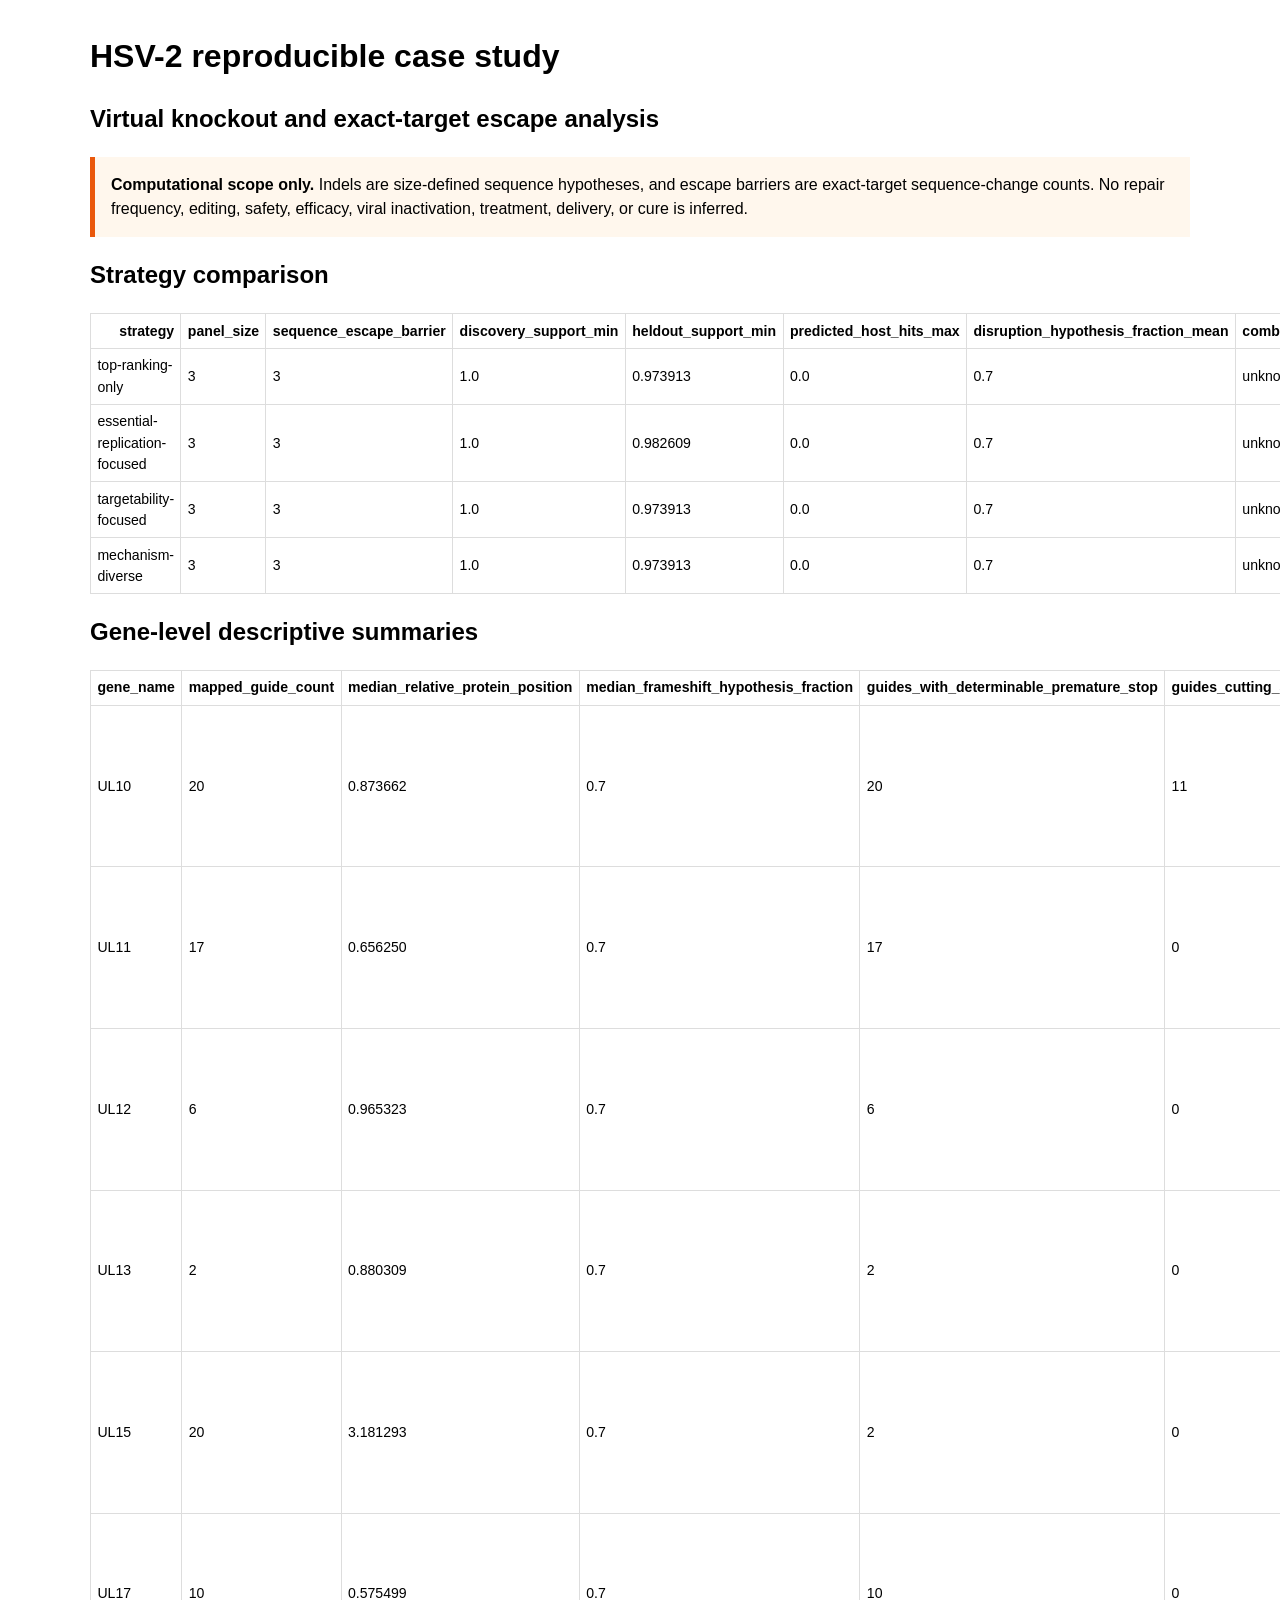
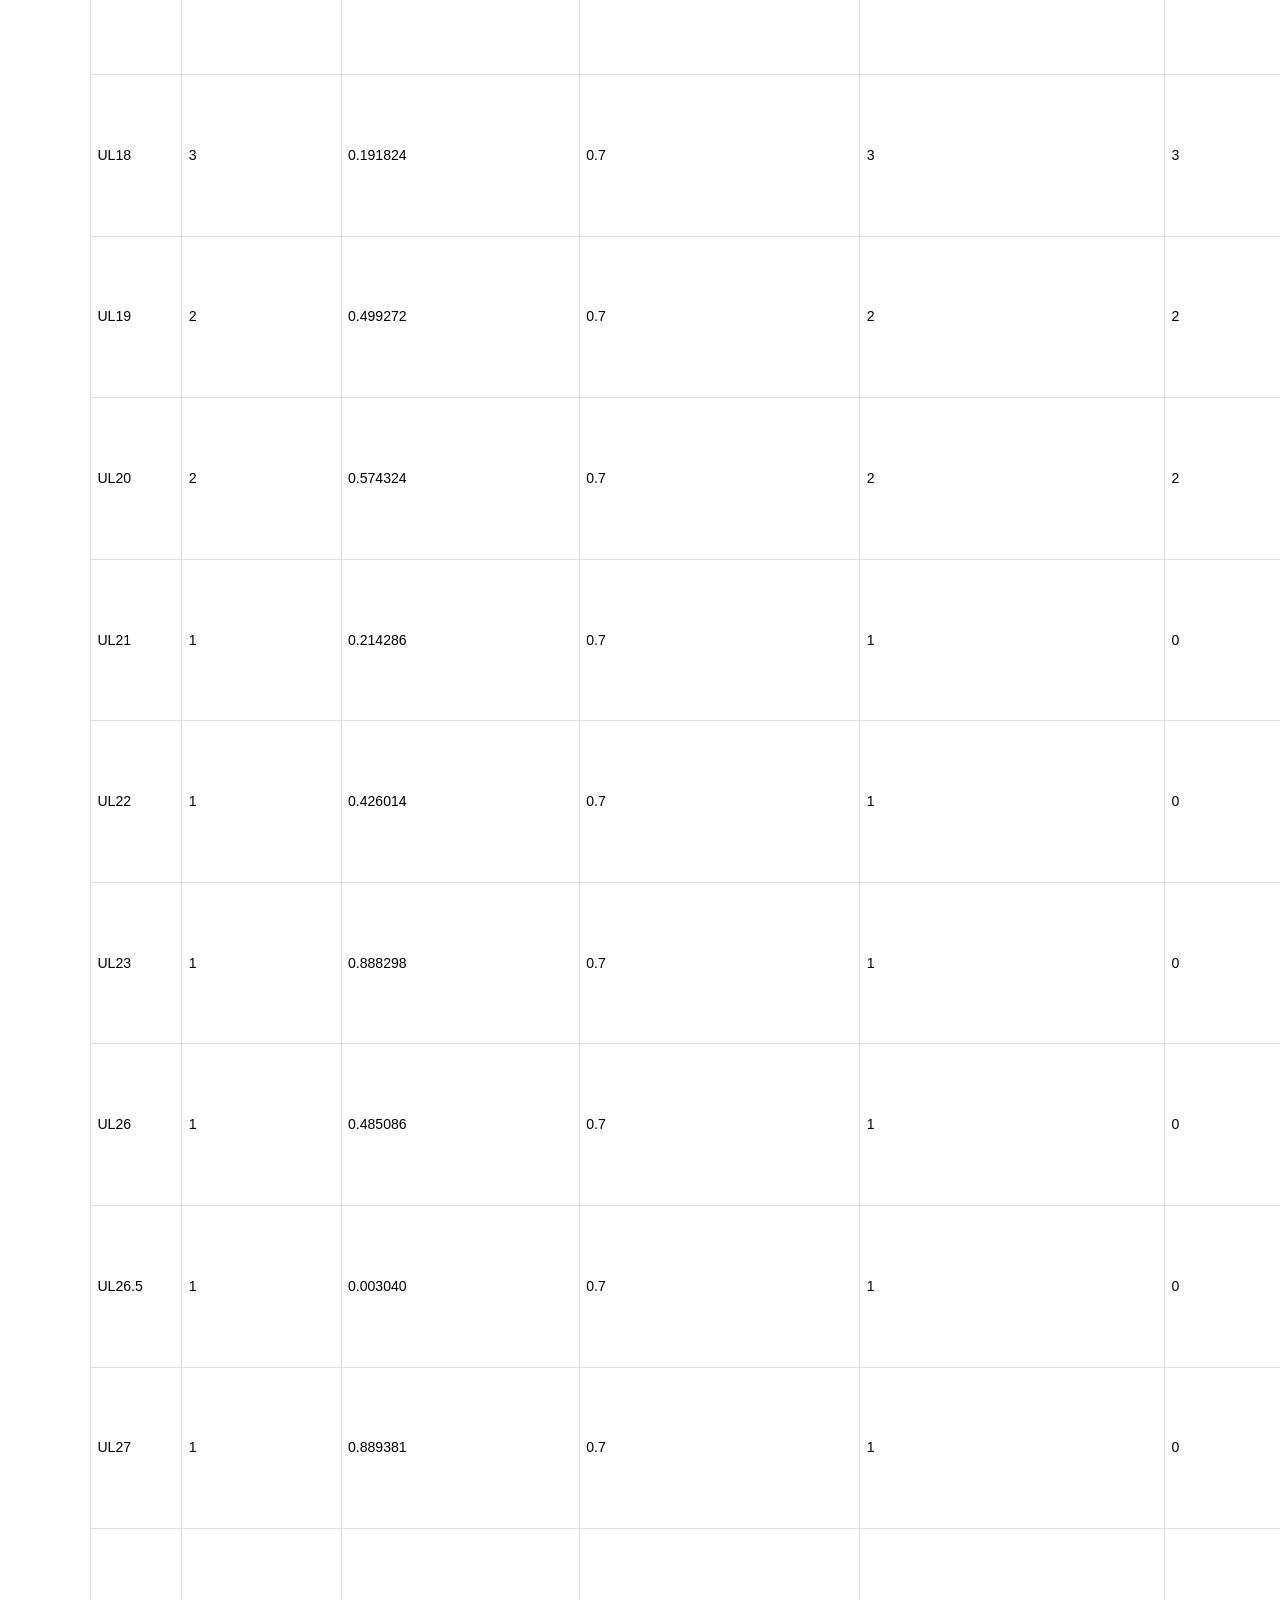
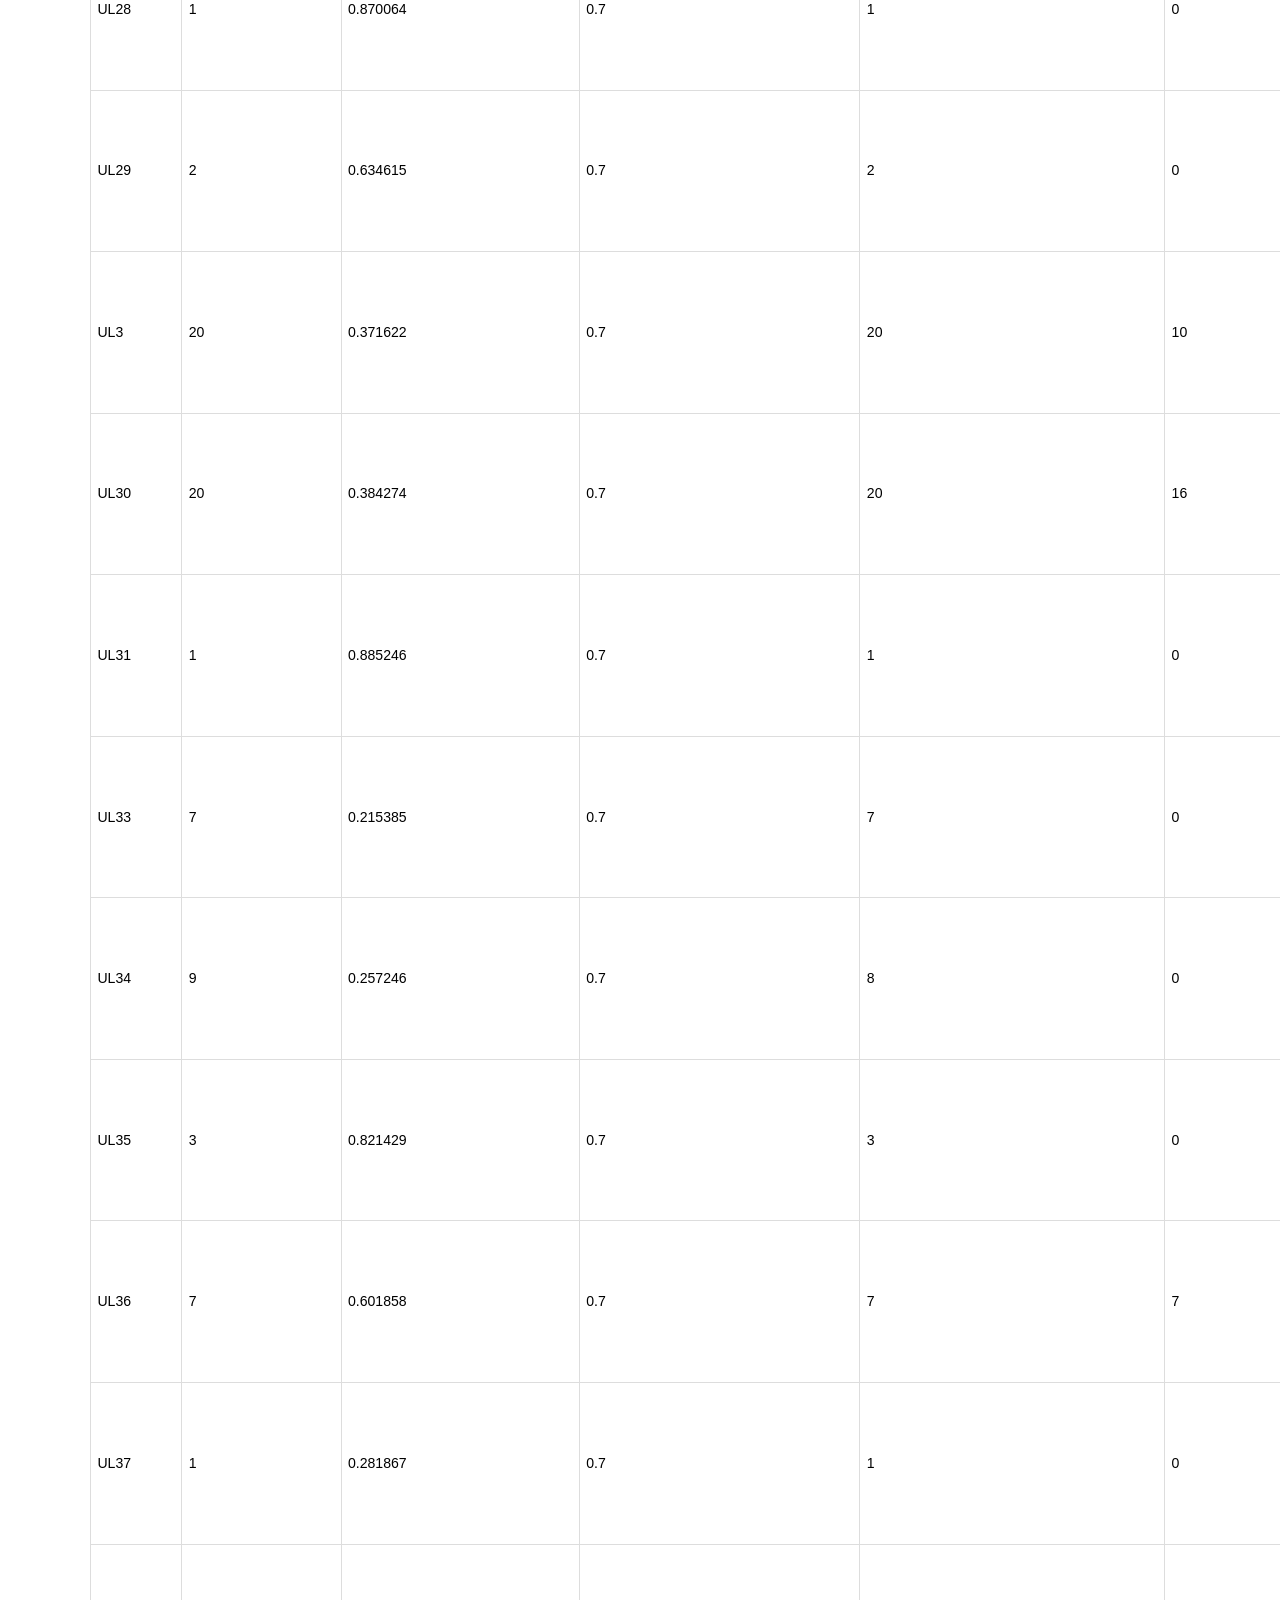
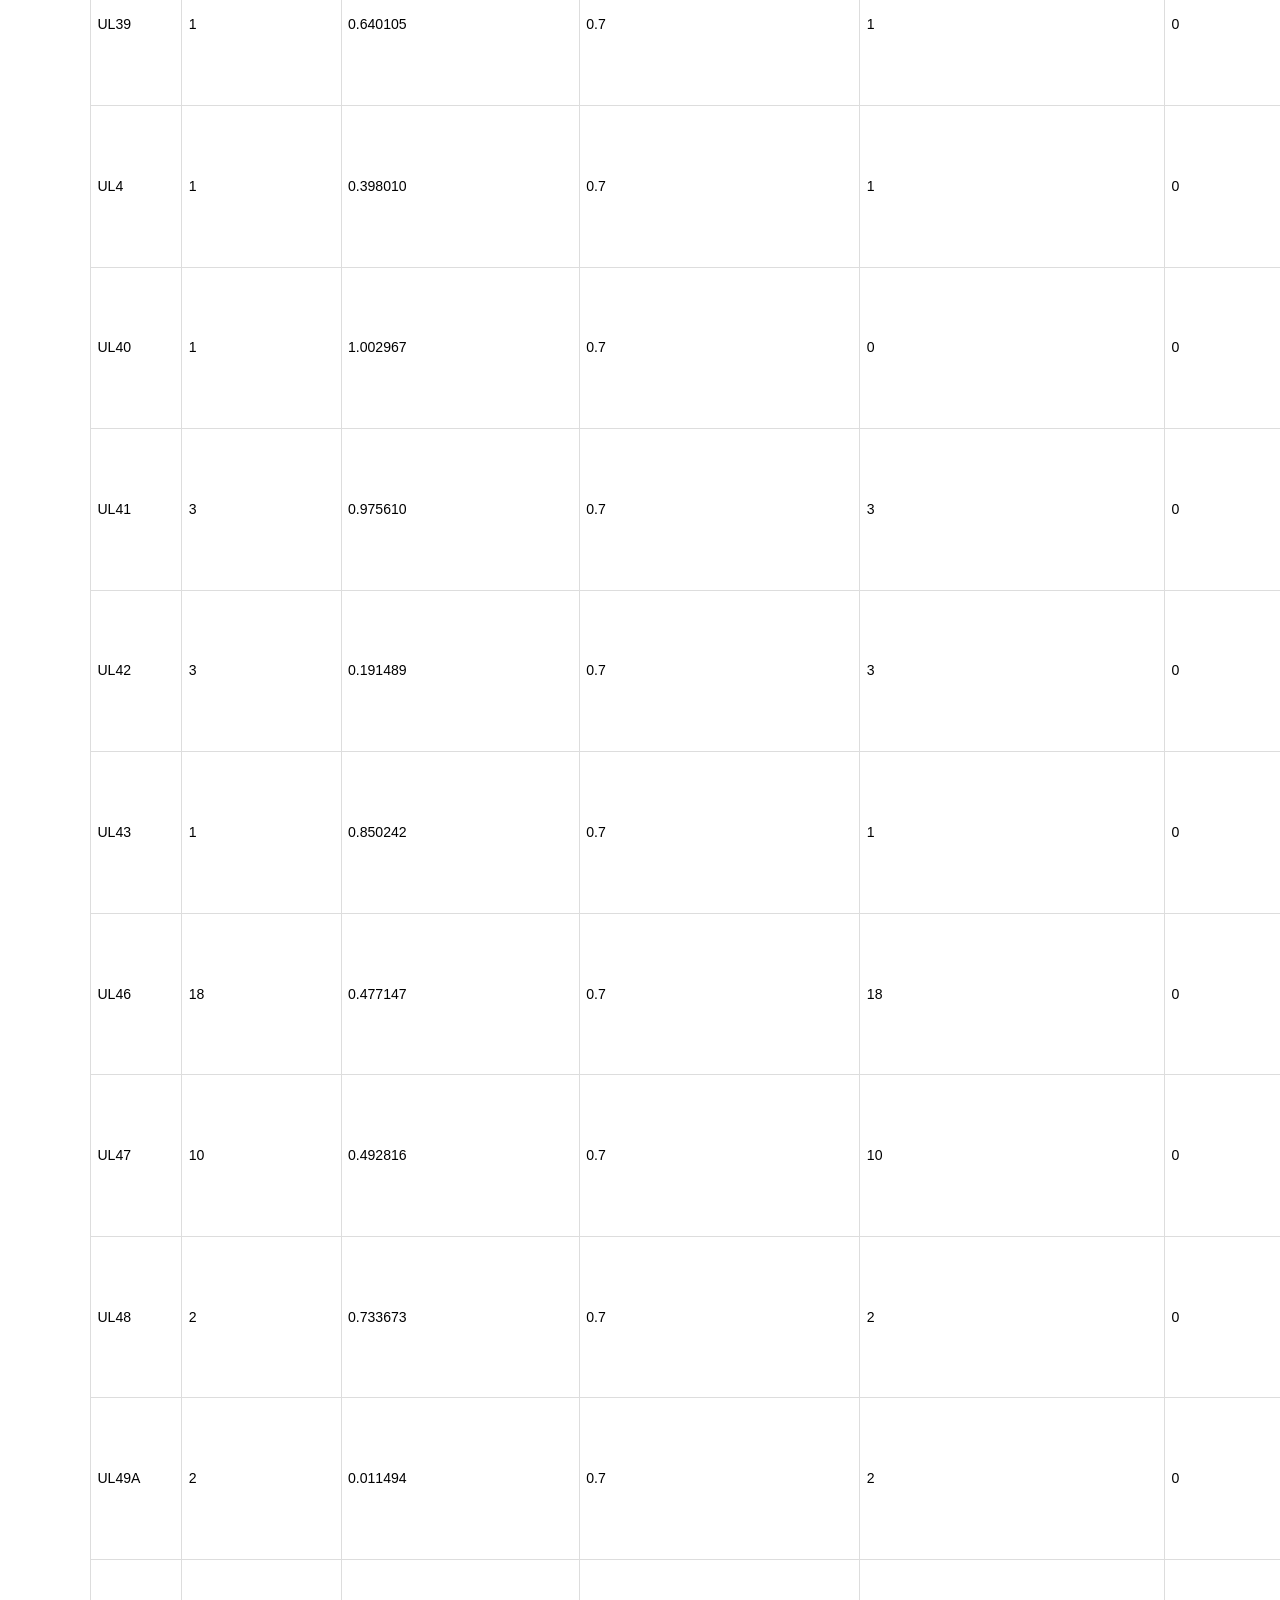
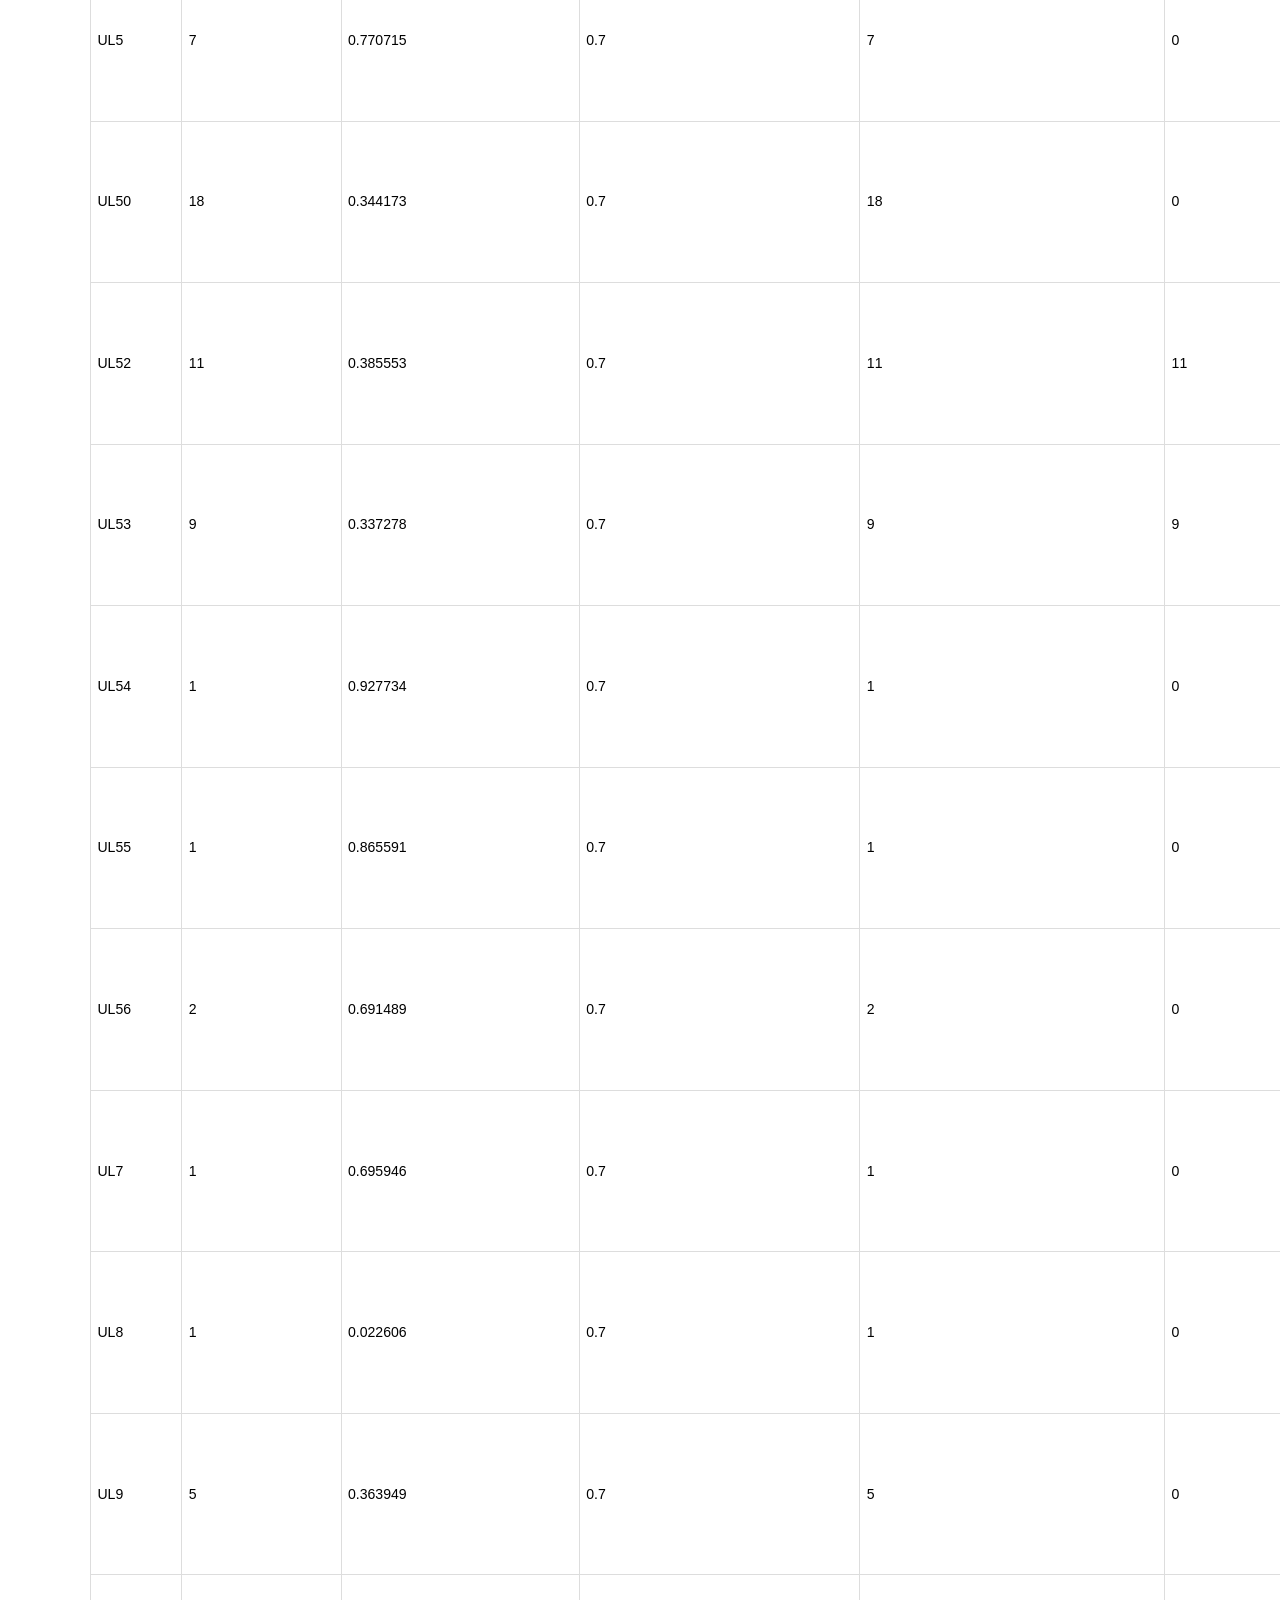
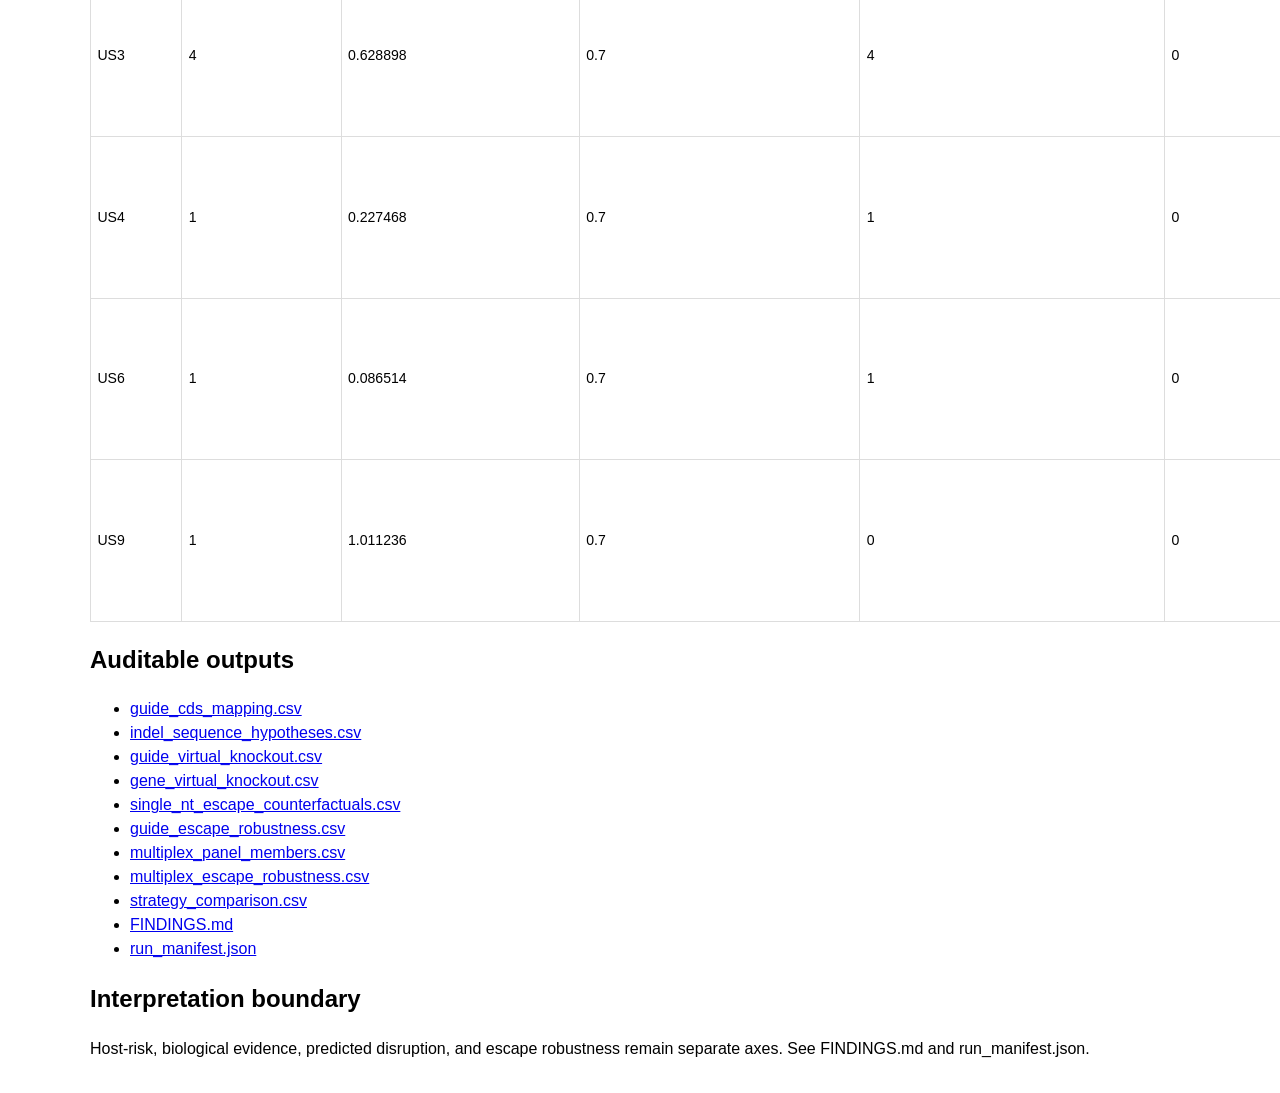
<file: reports/hsv2_virtual_knockout_escape/virtual_knockout_escape_report.html>
<!doctype html><html lang='en'><head><meta charset='utf-8'>
<title>Virtual knockout and escape analysis</title><style>
body{font-family:Arial,sans-serif;max-width:1100px;margin:2rem auto;line-height:1.5}
table{border-collapse:collapse;width:100%;font-size:.88rem}
th,td{border:1px solid #ddd;padding:.4rem}
.warning{background:#fff7ed;border-left:5px solid #ea580c;padding:1rem}
</style></head><body><h1>HSV-2 reproducible case study</h1>
<h2>Virtual knockout and exact-target escape analysis</h2>
<div class='warning'><strong>Computational scope only.</strong> Indels are size-defined sequence
hypotheses, and escape barriers are exact-target sequence-change counts. No repair frequency,
editing, safety, efficacy, viral inactivation, treatment, delivery, or cure is inferred.</div>
<h2>Strategy comparison</h2><table border="1" class="dataframe">
  <thead>
    <tr style="text-align: right;">
      <th>strategy</th>
      <th>panel_size</th>
      <th>sequence_escape_barrier</th>
      <th>discovery_support_min</th>
      <th>heldout_support_min</th>
      <th>predicted_host_hits_max</th>
      <th>disruption_hypothesis_fraction_mean</th>
      <th>combined_therapeutic_score</th>
    </tr>
  </thead>
  <tbody>
    <tr>
      <td>top-ranking-only</td>
      <td>3</td>
      <td>3</td>
      <td>1.0</td>
      <td>0.973913</td>
      <td>0.0</td>
      <td>0.7</td>
      <td>unknown</td>
    </tr>
    <tr>
      <td>essential-replication-focused</td>
      <td>3</td>
      <td>3</td>
      <td>1.0</td>
      <td>0.982609</td>
      <td>0.0</td>
      <td>0.7</td>
      <td>unknown</td>
    </tr>
    <tr>
      <td>targetability-focused</td>
      <td>3</td>
      <td>3</td>
      <td>1.0</td>
      <td>0.973913</td>
      <td>0.0</td>
      <td>0.7</td>
      <td>unknown</td>
    </tr>
    <tr>
      <td>mechanism-diverse</td>
      <td>3</td>
      <td>3</td>
      <td>1.0</td>
      <td>0.973913</td>
      <td>0.0</td>
      <td>0.7</td>
      <td>unknown</td>
    </tr>
  </tbody>
</table>
<h2>Gene-level descriptive summaries</h2><table border="1" class="dataframe">
  <thead>
    <tr style="text-align: right;">
      <th>gene_name</th>
      <th>mapped_guide_count</th>
      <th>median_relative_protein_position</th>
      <th>median_frameshift_hypothesis_fraction</th>
      <th>guides_with_determinable_premature_stop</th>
      <th>guides_cutting_annotated_domain</th>
      <th>guides_cutting_annotated_disorder</th>
      <th>guides_in_annotated_conserved_region</th>
      <th>summary_scope</th>
    </tr>
  </thead>
  <tbody>
    <tr>
      <td>UL10</td>
      <td>20</td>
      <td>0.873662</td>
      <td>0.7</td>
      <td>20</td>
      <td>11</td>
      <td>3</td>
      <td>0</td>
      <td>Descriptive aggregation only; no biological importance or therapeutic priority is inferred.</td>
    </tr>
    <tr>
      <td>UL11</td>
      <td>17</td>
      <td>0.656250</td>
      <td>0.7</td>
      <td>17</td>
      <td>0</td>
      <td>0</td>
      <td>0</td>
      <td>Descriptive aggregation only; no biological importance or therapeutic priority is inferred.</td>
    </tr>
    <tr>
      <td>UL12</td>
      <td>6</td>
      <td>0.965323</td>
      <td>0.7</td>
      <td>6</td>
      <td>0</td>
      <td>0</td>
      <td>0</td>
      <td>Descriptive aggregation only; no biological importance or therapeutic priority is inferred.</td>
    </tr>
    <tr>
      <td>UL13</td>
      <td>2</td>
      <td>0.880309</td>
      <td>0.7</td>
      <td>2</td>
      <td>0</td>
      <td>0</td>
      <td>0</td>
      <td>Descriptive aggregation only; no biological importance or therapeutic priority is inferred.</td>
    </tr>
    <tr>
      <td>UL15</td>
      <td>20</td>
      <td>3.181293</td>
      <td>0.7</td>
      <td>2</td>
      <td>0</td>
      <td>0</td>
      <td>0</td>
      <td>Descriptive aggregation only; no biological importance or therapeutic priority is inferred.</td>
    </tr>
    <tr>
      <td>UL17</td>
      <td>10</td>
      <td>0.575499</td>
      <td>0.7</td>
      <td>10</td>
      <td>0</td>
      <td>0</td>
      <td>0</td>
      <td>Descriptive aggregation only; no biological importance or therapeutic priority is inferred.</td>
    </tr>
    <tr>
      <td>UL18</td>
      <td>3</td>
      <td>0.191824</td>
      <td>0.7</td>
      <td>3</td>
      <td>3</td>
      <td>0</td>
      <td>0</td>
      <td>Descriptive aggregation only; no biological importance or therapeutic priority is inferred.</td>
    </tr>
    <tr>
      <td>UL19</td>
      <td>2</td>
      <td>0.499272</td>
      <td>0.7</td>
      <td>2</td>
      <td>2</td>
      <td>0</td>
      <td>0</td>
      <td>Descriptive aggregation only; no biological importance or therapeutic priority is inferred.</td>
    </tr>
    <tr>
      <td>UL20</td>
      <td>2</td>
      <td>0.574324</td>
      <td>0.7</td>
      <td>2</td>
      <td>2</td>
      <td>0</td>
      <td>0</td>
      <td>Descriptive aggregation only; no biological importance or therapeutic priority is inferred.</td>
    </tr>
    <tr>
      <td>UL21</td>
      <td>1</td>
      <td>0.214286</td>
      <td>0.7</td>
      <td>1</td>
      <td>0</td>
      <td>0</td>
      <td>0</td>
      <td>Descriptive aggregation only; no biological importance or therapeutic priority is inferred.</td>
    </tr>
    <tr>
      <td>UL22</td>
      <td>1</td>
      <td>0.426014</td>
      <td>0.7</td>
      <td>1</td>
      <td>0</td>
      <td>0</td>
      <td>0</td>
      <td>Descriptive aggregation only; no biological importance or therapeutic priority is inferred.</td>
    </tr>
    <tr>
      <td>UL23</td>
      <td>1</td>
      <td>0.888298</td>
      <td>0.7</td>
      <td>1</td>
      <td>0</td>
      <td>0</td>
      <td>0</td>
      <td>Descriptive aggregation only; no biological importance or therapeutic priority is inferred.</td>
    </tr>
    <tr>
      <td>UL26</td>
      <td>1</td>
      <td>0.485086</td>
      <td>0.7</td>
      <td>1</td>
      <td>0</td>
      <td>0</td>
      <td>0</td>
      <td>Descriptive aggregation only; no biological importance or therapeutic priority is inferred.</td>
    </tr>
    <tr>
      <td>UL26.5</td>
      <td>1</td>
      <td>0.003040</td>
      <td>0.7</td>
      <td>1</td>
      <td>0</td>
      <td>0</td>
      <td>0</td>
      <td>Descriptive aggregation only; no biological importance or therapeutic priority is inferred.</td>
    </tr>
    <tr>
      <td>UL27</td>
      <td>1</td>
      <td>0.889381</td>
      <td>0.7</td>
      <td>1</td>
      <td>0</td>
      <td>0</td>
      <td>0</td>
      <td>Descriptive aggregation only; no biological importance or therapeutic priority is inferred.</td>
    </tr>
    <tr>
      <td>UL28</td>
      <td>1</td>
      <td>0.870064</td>
      <td>0.7</td>
      <td>1</td>
      <td>0</td>
      <td>0</td>
      <td>0</td>
      <td>Descriptive aggregation only; no biological importance or therapeutic priority is inferred.</td>
    </tr>
    <tr>
      <td>UL29</td>
      <td>2</td>
      <td>0.634615</td>
      <td>0.7</td>
      <td>2</td>
      <td>0</td>
      <td>0</td>
      <td>0</td>
      <td>Descriptive aggregation only; no biological importance or therapeutic priority is inferred.</td>
    </tr>
    <tr>
      <td>UL3</td>
      <td>20</td>
      <td>0.371622</td>
      <td>0.7</td>
      <td>20</td>
      <td>10</td>
      <td>10</td>
      <td>0</td>
      <td>Descriptive aggregation only; no biological importance or therapeutic priority is inferred.</td>
    </tr>
    <tr>
      <td>UL30</td>
      <td>20</td>
      <td>0.384274</td>
      <td>0.7</td>
      <td>20</td>
      <td>16</td>
      <td>0</td>
      <td>0</td>
      <td>Descriptive aggregation only; no biological importance or therapeutic priority is inferred.</td>
    </tr>
    <tr>
      <td>UL31</td>
      <td>1</td>
      <td>0.885246</td>
      <td>0.7</td>
      <td>1</td>
      <td>0</td>
      <td>0</td>
      <td>0</td>
      <td>Descriptive aggregation only; no biological importance or therapeutic priority is inferred.</td>
    </tr>
    <tr>
      <td>UL33</td>
      <td>7</td>
      <td>0.215385</td>
      <td>0.7</td>
      <td>7</td>
      <td>0</td>
      <td>0</td>
      <td>0</td>
      <td>Descriptive aggregation only; no biological importance or therapeutic priority is inferred.</td>
    </tr>
    <tr>
      <td>UL34</td>
      <td>9</td>
      <td>0.257246</td>
      <td>0.7</td>
      <td>8</td>
      <td>0</td>
      <td>0</td>
      <td>0</td>
      <td>Descriptive aggregation only; no biological importance or therapeutic priority is inferred.</td>
    </tr>
    <tr>
      <td>UL35</td>
      <td>3</td>
      <td>0.821429</td>
      <td>0.7</td>
      <td>3</td>
      <td>0</td>
      <td>0</td>
      <td>0</td>
      <td>Descriptive aggregation only; no biological importance or therapeutic priority is inferred.</td>
    </tr>
    <tr>
      <td>UL36</td>
      <td>7</td>
      <td>0.601858</td>
      <td>0.7</td>
      <td>7</td>
      <td>7</td>
      <td>0</td>
      <td>0</td>
      <td>Descriptive aggregation only; no biological importance or therapeutic priority is inferred.</td>
    </tr>
    <tr>
      <td>UL37</td>
      <td>1</td>
      <td>0.281867</td>
      <td>0.7</td>
      <td>1</td>
      <td>0</td>
      <td>0</td>
      <td>0</td>
      <td>Descriptive aggregation only; no biological importance or therapeutic priority is inferred.</td>
    </tr>
    <tr>
      <td>UL39</td>
      <td>1</td>
      <td>0.640105</td>
      <td>0.7</td>
      <td>1</td>
      <td>0</td>
      <td>0</td>
      <td>0</td>
      <td>Descriptive aggregation only; no biological importance or therapeutic priority is inferred.</td>
    </tr>
    <tr>
      <td>UL4</td>
      <td>1</td>
      <td>0.398010</td>
      <td>0.7</td>
      <td>1</td>
      <td>0</td>
      <td>0</td>
      <td>0</td>
      <td>Descriptive aggregation only; no biological importance or therapeutic priority is inferred.</td>
    </tr>
    <tr>
      <td>UL40</td>
      <td>1</td>
      <td>1.002967</td>
      <td>0.7</td>
      <td>0</td>
      <td>0</td>
      <td>0</td>
      <td>0</td>
      <td>Descriptive aggregation only; no biological importance or therapeutic priority is inferred.</td>
    </tr>
    <tr>
      <td>UL41</td>
      <td>3</td>
      <td>0.975610</td>
      <td>0.7</td>
      <td>3</td>
      <td>0</td>
      <td>0</td>
      <td>0</td>
      <td>Descriptive aggregation only; no biological importance or therapeutic priority is inferred.</td>
    </tr>
    <tr>
      <td>UL42</td>
      <td>3</td>
      <td>0.191489</td>
      <td>0.7</td>
      <td>3</td>
      <td>0</td>
      <td>0</td>
      <td>0</td>
      <td>Descriptive aggregation only; no biological importance or therapeutic priority is inferred.</td>
    </tr>
    <tr>
      <td>UL43</td>
      <td>1</td>
      <td>0.850242</td>
      <td>0.7</td>
      <td>1</td>
      <td>0</td>
      <td>0</td>
      <td>0</td>
      <td>Descriptive aggregation only; no biological importance or therapeutic priority is inferred.</td>
    </tr>
    <tr>
      <td>UL46</td>
      <td>18</td>
      <td>0.477147</td>
      <td>0.7</td>
      <td>18</td>
      <td>0</td>
      <td>0</td>
      <td>0</td>
      <td>Descriptive aggregation only; no biological importance or therapeutic priority is inferred.</td>
    </tr>
    <tr>
      <td>UL47</td>
      <td>10</td>
      <td>0.492816</td>
      <td>0.7</td>
      <td>10</td>
      <td>0</td>
      <td>0</td>
      <td>0</td>
      <td>Descriptive aggregation only; no biological importance or therapeutic priority is inferred.</td>
    </tr>
    <tr>
      <td>UL48</td>
      <td>2</td>
      <td>0.733673</td>
      <td>0.7</td>
      <td>2</td>
      <td>0</td>
      <td>0</td>
      <td>0</td>
      <td>Descriptive aggregation only; no biological importance or therapeutic priority is inferred.</td>
    </tr>
    <tr>
      <td>UL49A</td>
      <td>2</td>
      <td>0.011494</td>
      <td>0.7</td>
      <td>2</td>
      <td>0</td>
      <td>0</td>
      <td>0</td>
      <td>Descriptive aggregation only; no biological importance or therapeutic priority is inferred.</td>
    </tr>
    <tr>
      <td>UL5</td>
      <td>7</td>
      <td>0.770715</td>
      <td>0.7</td>
      <td>7</td>
      <td>0</td>
      <td>0</td>
      <td>0</td>
      <td>Descriptive aggregation only; no biological importance or therapeutic priority is inferred.</td>
    </tr>
    <tr>
      <td>UL50</td>
      <td>18</td>
      <td>0.344173</td>
      <td>0.7</td>
      <td>18</td>
      <td>0</td>
      <td>0</td>
      <td>0</td>
      <td>Descriptive aggregation only; no biological importance or therapeutic priority is inferred.</td>
    </tr>
    <tr>
      <td>UL52</td>
      <td>11</td>
      <td>0.385553</td>
      <td>0.7</td>
      <td>11</td>
      <td>11</td>
      <td>0</td>
      <td>0</td>
      <td>Descriptive aggregation only; no biological importance or therapeutic priority is inferred.</td>
    </tr>
    <tr>
      <td>UL53</td>
      <td>9</td>
      <td>0.337278</td>
      <td>0.7</td>
      <td>9</td>
      <td>9</td>
      <td>0</td>
      <td>0</td>
      <td>Descriptive aggregation only; no biological importance or therapeutic priority is inferred.</td>
    </tr>
    <tr>
      <td>UL54</td>
      <td>1</td>
      <td>0.927734</td>
      <td>0.7</td>
      <td>1</td>
      <td>0</td>
      <td>0</td>
      <td>0</td>
      <td>Descriptive aggregation only; no biological importance or therapeutic priority is inferred.</td>
    </tr>
    <tr>
      <td>UL55</td>
      <td>1</td>
      <td>0.865591</td>
      <td>0.7</td>
      <td>1</td>
      <td>0</td>
      <td>0</td>
      <td>0</td>
      <td>Descriptive aggregation only; no biological importance or therapeutic priority is inferred.</td>
    </tr>
    <tr>
      <td>UL56</td>
      <td>2</td>
      <td>0.691489</td>
      <td>0.7</td>
      <td>2</td>
      <td>0</td>
      <td>0</td>
      <td>0</td>
      <td>Descriptive aggregation only; no biological importance or therapeutic priority is inferred.</td>
    </tr>
    <tr>
      <td>UL7</td>
      <td>1</td>
      <td>0.695946</td>
      <td>0.7</td>
      <td>1</td>
      <td>0</td>
      <td>0</td>
      <td>0</td>
      <td>Descriptive aggregation only; no biological importance or therapeutic priority is inferred.</td>
    </tr>
    <tr>
      <td>UL8</td>
      <td>1</td>
      <td>0.022606</td>
      <td>0.7</td>
      <td>1</td>
      <td>0</td>
      <td>0</td>
      <td>0</td>
      <td>Descriptive aggregation only; no biological importance or therapeutic priority is inferred.</td>
    </tr>
    <tr>
      <td>UL9</td>
      <td>5</td>
      <td>0.363949</td>
      <td>0.7</td>
      <td>5</td>
      <td>0</td>
      <td>0</td>
      <td>0</td>
      <td>Descriptive aggregation only; no biological importance or therapeutic priority is inferred.</td>
    </tr>
    <tr>
      <td>US3</td>
      <td>4</td>
      <td>0.628898</td>
      <td>0.7</td>
      <td>4</td>
      <td>0</td>
      <td>0</td>
      <td>0</td>
      <td>Descriptive aggregation only; no biological importance or therapeutic priority is inferred.</td>
    </tr>
    <tr>
      <td>US4</td>
      <td>1</td>
      <td>0.227468</td>
      <td>0.7</td>
      <td>1</td>
      <td>0</td>
      <td>0</td>
      <td>0</td>
      <td>Descriptive aggregation only; no biological importance or therapeutic priority is inferred.</td>
    </tr>
    <tr>
      <td>US6</td>
      <td>1</td>
      <td>0.086514</td>
      <td>0.7</td>
      <td>1</td>
      <td>0</td>
      <td>0</td>
      <td>0</td>
      <td>Descriptive aggregation only; no biological importance or therapeutic priority is inferred.</td>
    </tr>
    <tr>
      <td>US9</td>
      <td>1</td>
      <td>1.011236</td>
      <td>0.7</td>
      <td>0</td>
      <td>0</td>
      <td>0</td>
      <td>0</td>
      <td>Descriptive aggregation only; no biological importance or therapeutic priority is inferred.</td>
    </tr>
  </tbody>
</table>
<h2>Auditable outputs</h2><ul><li><a href='guide_cds_mapping.csv'>guide_cds_mapping.csv</a></li><li><a href='indel_sequence_hypotheses.csv'>indel_sequence_hypotheses.csv</a></li><li><a href='guide_virtual_knockout.csv'>guide_virtual_knockout.csv</a></li><li><a href='gene_virtual_knockout.csv'>gene_virtual_knockout.csv</a></li><li><a href='single_nt_escape_counterfactuals.csv'>single_nt_escape_counterfactuals.csv</a></li><li><a href='guide_escape_robustness.csv'>guide_escape_robustness.csv</a></li><li><a href='multiplex_panel_members.csv'>multiplex_panel_members.csv</a></li><li><a href='multiplex_escape_robustness.csv'>multiplex_escape_robustness.csv</a></li><li><a href='strategy_comparison.csv'>strategy_comparison.csv</a></li><li><a href='FINDINGS.md'>FINDINGS.md</a></li><li><a href='run_manifest.json'>run_manifest.json</a></li></ul>
<h2>Interpretation boundary</h2><p>Host-risk, biological evidence, predicted disruption, and
escape robustness remain separate axes. See FINDINGS.md and run_manifest.json.</p>
</body></html>
</file>
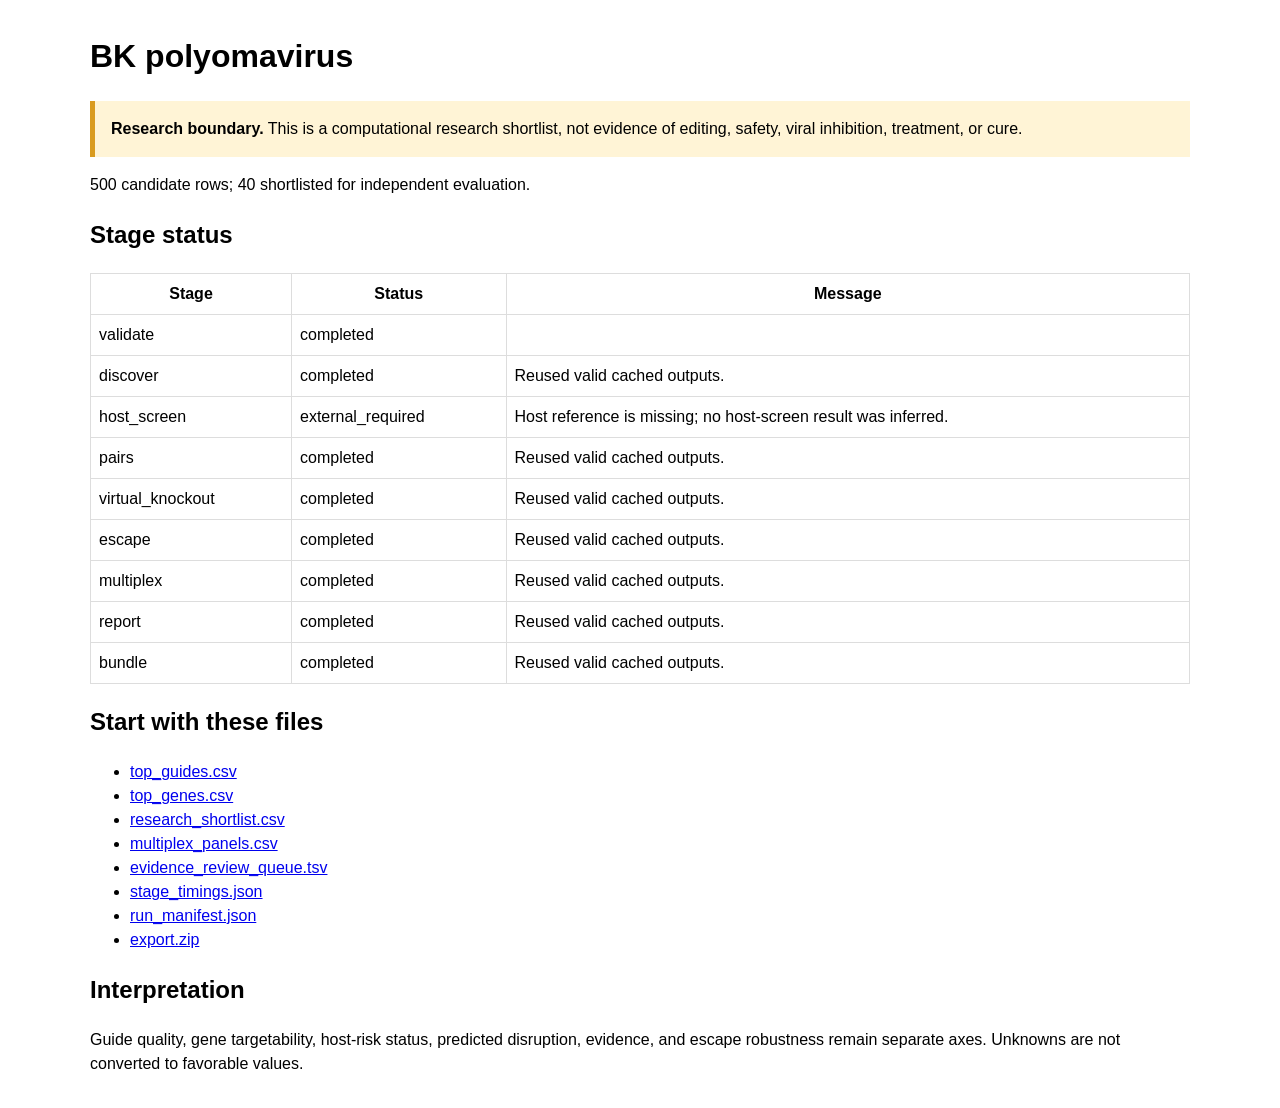
<file: reports/second_virus_bk_polyomavirus/START_HERE.html>
<!doctype html><html lang='en'><meta charset='utf-8'><title>ViralSafeTarget results</title><style>body{font:16px Arial;max-width:1100px;margin:2rem auto;line-height:1.5}table{border-collapse:collapse;width:100%}td,th{border:1px solid #ddd;padding:.5rem}.warning{background:#fff4d6;padding:1rem;border-left:5px solid #d99b20}</style><h1>BK polyomavirus</h1><div class='warning'><b>Research boundary.</b> This is a computational research shortlist, not evidence of editing, safety, viral inhibition, treatment, or cure.</div><p>500 candidate rows; 40 shortlisted for independent evaluation.</p><h2>Stage status</h2><table><tr><th>Stage</th><th>Status</th><th>Message</th></tr><tr><td>validate</td><td>completed</td><td></td></tr><tr><td>discover</td><td>completed</td><td>Reused valid cached outputs.</td></tr><tr><td>host_screen</td><td>external_required</td><td>Host reference is missing; no host-screen result was inferred.</td></tr><tr><td>pairs</td><td>completed</td><td>Reused valid cached outputs.</td></tr><tr><td>virtual_knockout</td><td>completed</td><td>Reused valid cached outputs.</td></tr><tr><td>escape</td><td>completed</td><td>Reused valid cached outputs.</td></tr><tr><td>multiplex</td><td>completed</td><td>Reused valid cached outputs.</td></tr><tr><td>report</td><td>completed</td><td>Reused valid cached outputs.</td></tr><tr><td>bundle</td><td>completed</td><td>Reused valid cached outputs.</td></tr></table><h2>Start with these files</h2><ul><li><a href='top_guides.csv'>top_guides.csv</a></li><li><a href='top_genes.csv'>top_genes.csv</a></li><li><a href='research_shortlist.csv'>research_shortlist.csv</a></li><li><a href='multiplex_panels.csv'>multiplex_panels.csv</a></li><li><a href='evidence_review_queue.tsv'>evidence_review_queue.tsv</a></li><li><a href='stage_timings.json'>stage_timings.json</a></li><li><a href='run_manifest.json'>run_manifest.json</a></li><li><a href='export.zip'>export.zip</a></li></ul><h2>Interpretation</h2><p>Guide quality, gene targetability, host-risk status, predicted disruption, evidence, and escape robustness remain separate axes. Unknowns are not converted to favorable values.</p></html>
</file>
<file: docs/assets/landing/styles.css>
:root {
  --ink: #071a2b;
  --ink-soft: #18364d;
  --paper: #f4f8f8;
  --white: #fff;
  --mist: #dfeceb;
  --line: rgba(7, 26, 43, .13);
  --aqua: #56e3cf;
  --aqua-dark: #159c91;
  --blue: #4f8dff;
  --violet: #8d72f8;
  --rose: #ff7bad;
  --sans: Inter, ui-sans-serif, -apple-system, BlinkMacSystemFont, "Segoe UI", sans-serif;
  --serif: Iowan Old Style, Baskerville, "Times New Roman", serif;
  --shadow: 0 24px 70px rgba(7, 26, 43, .12);
}

* { box-sizing: border-box; }
html { scroll-behavior: smooth; scroll-padding-top: 88px; }
body { margin: 0; color: var(--ink); background: var(--paper); font-family: var(--sans); line-height: 1.6; overflow-x: hidden; }
a { color: inherit; text-decoration: none; }
button { font: inherit; }
.sr-only { position: absolute; width: 1px; height: 1px; padding: 0; margin: -1px; overflow: hidden; clip: rect(0,0,0,0); white-space: nowrap; border: 0; }
.skip-link { position: fixed; left: 1rem; top: -5rem; z-index: 100; padding: .7rem 1rem; background: var(--white); border-radius: .5rem; }
.skip-link:focus { top: 1rem; }
.section-shell { width: min(1180px, calc(100% - 2.5rem)); margin-inline: auto; }

.site-header { position: fixed; z-index: 40; inset: 0 0 auto; height: 76px; display: flex; align-items: center; justify-content: space-between; padding: 0 max(1.25rem, calc((100vw - 1180px)/2)); color: var(--white); transition: .25s ease; }
.site-header.scrolled { height: 66px; color: var(--ink); background: rgba(244,248,248,.9); border-bottom: 1px solid var(--line); backdrop-filter: blur(18px); }
.brand { display: inline-flex; align-items: center; gap: .72rem; font-weight: 780; letter-spacing: -.025em; }
.brand-mark { display: inline-grid; gap: 3px; transform: rotate(-14deg); }
.brand-mark span { display: block; width: 24px; height: 3px; border-radius: 99px; background: var(--aqua); }
.brand-mark span:nth-child(2) { width: 16px; justify-self: center; background: var(--blue); }
.brand-mark span:nth-child(3) { background: var(--violet); }
.site-nav { display: flex; align-items: center; gap: 1.7rem; font-size: .9rem; font-weight: 620; }
.site-nav a:not(.nav-cta) { opacity: .78; }
.site-nav a:hover, .site-nav a:focus-visible { opacity: 1; }
.nav-cta { padding: .62rem .92rem; border: 1px solid currentColor; border-radius: 99px; }
.menu-button { display: none; width: 42px; height: 42px; border: 0; border-radius: 50%; background: transparent; padding: 10px; }
.menu-button span:not(.sr-only) { display: block; height: 2px; margin: 5px 0; background: currentColor; }

.hero { position: relative; width: 100%; max-width: none; min-height: 780px; padding: 150px max(1.25rem, calc((100vw - 1180px)/2)) 76px; display: grid; grid-template-columns: 1.05fr .95fr; align-items: center; gap: clamp(2rem, 5vw, 6rem); color: var(--white); background: radial-gradient(circle at 72% 34%, rgba(79,141,255,.24), transparent 28%), radial-gradient(circle at 18% 80%, rgba(86,227,207,.1), transparent 27%), linear-gradient(135deg, #061523 0%, #0b253a 56%, #132c46 100%); overflow: hidden; }
.hero::after { content: ""; position: absolute; inset: 0; opacity: .18; pointer-events: none; background-image: linear-gradient(rgba(255,255,255,.04) 1px, transparent 1px), linear-gradient(90deg, rgba(255,255,255,.04) 1px, transparent 1px); background-size: 64px 64px; mask-image: linear-gradient(to bottom, black, transparent 90%); }
.hero-copy, .helix-card { position: relative; z-index: 1; }
.eyebrow, .kicker { margin: 0 0 1rem; text-transform: uppercase; letter-spacing: .17em; font-size: .74rem; font-weight: 780; color: var(--aqua-dark); }
.hero .eyebrow { color: #b9fff4; }
.pulse-dot { display: inline-block; width: 7px; height: 7px; margin-right: .55rem; border-radius: 50%; background: var(--aqua); box-shadow: 0 0 0 0 rgba(86,227,207,.5); animation: pulse 2.5s infinite; }
.hero h1 { max-width: 760px; margin: 0; font-size: clamp(3.3rem, 6.6vw, 6.65rem); line-height: .93; letter-spacing: -.066em; font-weight: 730; }
.hero h1 span { display: block; color: transparent; background: linear-gradient(90deg, #75f1df, #70b8ff 58%, #b199ff); background-clip: text; -webkit-background-clip: text; }
.hero-lede { max-width: 680px; margin: 2rem 0 0; color: rgba(255,255,255,.72); font-size: clamp(1.02rem, 1.6vw, 1.22rem); }
.hero-actions { display: flex; flex-wrap: wrap; gap: .8rem; margin-top: 2rem; }
.button { display: inline-flex; align-items: center; justify-content: center; min-height: 50px; padding: .7rem 1.25rem; border-radius: 10px; font-size: .91rem; font-weight: 740; transition: transform .2s ease, box-shadow .2s ease, background .2s ease; }
.button:hover, .button:focus-visible { transform: translateY(-2px); }
.button-primary { color: var(--ink); background: var(--aqua); box-shadow: 0 12px 32px rgba(86,227,207,.2); }
.button-secondary { color: var(--white); border: 1px solid rgba(255,255,255,.25); background: rgba(255,255,255,.06); }
.trust-row { display: flex; flex-wrap: wrap; gap: .65rem 1.25rem; margin-top: 2rem; color: rgba(255,255,255,.52); font-size: .77rem; }
.trust-row span::before { content: "✓"; color: var(--aqua); margin-right: .4rem; }

.helix-card { min-height: 596px; border: 1px solid rgba(255,255,255,.1); border-radius: 32px; background: linear-gradient(160deg, rgba(255,255,255,.075), rgba(255,255,255,.025)); box-shadow: 0 30px 90px rgba(0,0,0,.22); overflow: hidden; backdrop-filter: blur(8px); }
.helix-glow { position: absolute; inset: 18% 10%; border-radius: 50%; background: rgba(82,168,255,.14); filter: blur(65px); }
.helix { display: block; width: min(100%, 520px); margin: auto; animation: helix-float 6s ease-in-out infinite; }
.strand { fill: none; stroke-width: 12; stroke-linecap: round; filter: url(#softGlow); }
.strand-a { stroke: url(#strandA); }
.strand-b { stroke: url(#strandB); }
.dna-rungs line { stroke: rgba(229,247,255,.28); stroke-width: 5; }
.dna-rungs .target-rung { stroke: var(--aqua); stroke-width: 10; }
.orbit ellipse, .scan-ring circle { fill: none; stroke: rgba(117,241,223,.18); stroke-width: 1.5; stroke-dasharray: 8 11; transform-origin: 260px 290px; animation: orbit-spin 26s linear infinite; }
.orbit-two ellipse { stroke: rgba(168,144,255,.13); animation-direction: reverse; animation-duration: 32s; }
.scan-ring circle { stroke: var(--aqua); stroke-width: 2; stroke-dasharray: 7 8; animation-duration: 9s; }
.guide-target rect { fill: rgba(7,26,43,.9); stroke: var(--aqua); stroke-width: 2; }
.guide-target text { fill: #dcfff9; font: 700 11px var(--sans); letter-spacing: .12em; }
.data-tag rect { fill: rgba(7,26,43,.85); stroke: rgba(255,255,255,.18); }
.data-tag text { fill: rgba(255,255,255,.72); font: 650 11px var(--sans); }
.tag-a { transform: translate(16px, 185px); animation: tag-bob 5s ease-in-out infinite; }
.tag-b { transform: translate(396px, 352px); animation: tag-bob 5s 1s ease-in-out infinite; }
.tag-c { transform: translate(19px, 434px); animation: tag-bob 5s 2s ease-in-out infinite; }
.helix-caption { position: absolute; inset: auto 1.3rem 1.3rem; display: flex; align-items: center; gap: 1rem; padding: 1rem 1.1rem; border: 1px solid rgba(255,255,255,.1); border-radius: 16px; background: rgba(4,18,30,.76); backdrop-filter: blur(10px); }
.caption-index { color: var(--aqua); font-size: .76rem; font-weight: 800; }
.helix-caption p { margin: 0; color: rgba(255,255,255,.55); font-size: .78rem; line-height: 1.45; }
.helix-caption strong { color: var(--white); }

.metric-band { position: relative; z-index: 2; width: min(1080px, calc(100% - 2.5rem)); margin: -34px auto 0; display: grid; grid-template-columns: repeat(4, 1fr); background: var(--white); border: 1px solid var(--line); border-radius: 18px; box-shadow: var(--shadow); }
.metric { padding: 1.5rem 1.7rem; border-right: 1px solid var(--line); }
.metric:last-child { border-right: 0; }
.metric strong { display: block; font-size: clamp(1.6rem, 3vw, 2.35rem); letter-spacing: -.055em; line-height: 1; }
.metric span { color: #5b7181; font-size: .78rem; }

.content-section { padding-block: clamp(5.5rem, 9vw, 9rem); }
.section-heading { max-width: 770px; }
.section-heading h2 { margin: 0; font-size: clamp(2.35rem, 5vw, 4.6rem); line-height: 1; letter-spacing: -.055em; }
.section-heading > p:last-child { max-width: 680px; color: #5b7181; font-size: 1.03rem; }
.principle-grid { display: grid; grid-template-columns: repeat(4, 1fr); gap: 1rem; margin-top: 3.8rem; }
.principle-card { min-height: 245px; padding: 1.5rem; background: var(--white); border: 1px solid var(--line); border-radius: 18px; }
.principle-card > span { display: inline-grid; place-items: center; width: 35px; height: 35px; border: 1px solid var(--line); border-radius: 50%; color: var(--aqua-dark); font-size: .72rem; font-weight: 800; }
.principle-card h3 { margin: 2.8rem 0 .5rem; font-size: 1.25rem; letter-spacing: -.025em; }
.principle-card p { margin: 0; color: #607787; font-size: .88rem; }
.equation { display: flex; align-items: center; justify-content: space-between; gap: 1rem; margin-top: 1.2rem; padding: 1.2rem 1.5rem; background: #eaf3f3; border-radius: 15px; font-family: var(--serif); font-style: italic; font-size: clamp(.9rem, 2vw, 1.18rem); }
.equation b { color: var(--rose); font-family: var(--sans); font-style: normal; }

.workflow-section { color: var(--white); background: var(--ink); }
.section-heading.inverse .kicker { color: var(--aqua); }
.section-heading.inverse > p:last-child { color: rgba(255,255,255,.55); }
.workflow-layout { display: grid; grid-template-columns: .85fr 1.15fr; gap: 2rem; margin-top: 3.7rem; }
.workflow-rail { border-left: 1px solid rgba(255,255,255,.12); }
.workflow-step { position: relative; width: 100%; display: grid; grid-template-columns: 44px 1fr; gap: 0 .8rem; padding: 1rem 1rem 1rem 1.2rem; color: rgba(255,255,255,.5); text-align: left; border: 0; border-left: 2px solid transparent; background: transparent; cursor: pointer; }
.workflow-step span { grid-row: 1 / 3; color: var(--aqua); font-size: .7rem; padding-top: .15rem; }
.workflow-step b { font-size: .93rem; color: inherit; }
.workflow-step small { font-size: .75rem; }
.workflow-step:hover, .workflow-step:focus-visible, .workflow-step.active { color: var(--white); background: linear-gradient(90deg, rgba(86,227,207,.12), transparent); border-left-color: var(--aqua); outline: none; }
.workflow-detail { min-height: 485px; padding: clamp(1.5rem, 4vw, 3.2rem); border: 1px solid rgba(255,255,255,.11); border-radius: 24px; background: radial-gradient(circle at 80% 10%, rgba(79,141,255,.14), transparent 34%), rgba(255,255,255,.035); }
.workflow-status { display: inline-flex; align-items: center; gap: .45rem; padding: .35rem .7rem; border: 1px solid rgba(255,255,255,.12); border-radius: 99px; color: rgba(255,255,255,.62); font-size: .72rem; }
.workflow-status span { width: 7px; height: 7px; border-radius: 50%; background: var(--aqua); }
.workflow-visual { height: 150px; display: flex; align-items: center; justify-content: center; margin: 1rem 0; }
.flow-node { display: grid; place-items: center; width: 90px; height: 90px; border: 1px solid rgba(255,255,255,.2); border-radius: 50%; font-size: .65rem; font-weight: 800; letter-spacing: .12em; }
.flow-node.accent { border-color: var(--aqua); color: var(--aqua); box-shadow: 0 0 34px rgba(86,227,207,.13); }
.flow-line { width: 96px; height: 1px; background: rgba(255,255,255,.17); overflow: hidden; }
.flow-line i { display: block; width: 30%; height: 100%; background: var(--aqua); animation: scan-line 2.2s linear infinite; }
.workflow-number { margin: 0; color: var(--aqua); font-size: .74rem; text-transform: uppercase; letter-spacing: .14em; }
.workflow-detail h3 { max-width: 560px; margin: .55rem 0; font-size: clamp(1.7rem, 3vw, 2.6rem); letter-spacing: -.04em; }
.workflow-detail > p:not(.workflow-number) { color: rgba(255,255,255,.58); }
.workflow-detail ul { display: flex; flex-wrap: wrap; gap: .5rem; padding: 0; margin: 1.4rem 0 0; list-style: none; }
.workflow-detail li { padding: .4rem .65rem; border-radius: 6px; background: rgba(255,255,255,.065); color: rgba(255,255,255,.7); font-size: .73rem; }

.results-grid { display: grid; grid-template-columns: 1.1fr .9fr; gap: 1rem; margin-top: 3.5rem; }
.rank-card, .finding-card { padding: clamp(1.5rem, 3vw, 2.3rem); border: 1px solid var(--line); border-radius: 20px; background: var(--white); }
.card-label { color: var(--aqua-dark); font-size: .7rem; font-weight: 800; text-transform: uppercase; letter-spacing: .14em; }
.rank-row { display: grid; grid-template-columns: 54px 1fr 35px; align-items: center; gap: .8rem; margin-top: 1.2rem; font-size: .82rem; }
.rank-row > div { height: 9px; border-radius: 99px; background: #e9f0f1; overflow: hidden; }
.rank-row i { display: block; width: var(--width); height: 100%; border-radius: 99px; background: linear-gradient(90deg, var(--aqua-dark), var(--blue)); transform-origin: left; animation: bar-grow 1.1s ease both; }
.rank-row span { color: #607787; text-align: right; }
.rank-row.muted i { background: #91a3af; }
.chart-note, .footnote { color: #6e818e; font-size: .71rem; }
.chart-note { margin: 1.5rem 0 0; }
.finding-card { display: flex; flex-direction: column; justify-content: center; color: var(--white); background: linear-gradient(145deg, #102b43, #183f5c); }
.finding-card .card-label { color: var(--aqua); }
.finding-kicker { margin: 2rem 0 .2rem; color: rgba(255,255,255,.5); font-family: var(--serif); font-style: italic; }
.finding-card h3 { margin: 0; font-size: clamp(1.7rem, 3.2vw, 2.6rem); line-height: 1.05; letter-spacing: -.045em; }
.finding-card > p:not(.finding-kicker) { color: rgba(255,255,255,.6); }
.finding-card a { margin-top: 1rem; color: var(--aqua); font-size: .85rem; font-weight: 720; }
.evidence-strip { display: grid; grid-template-columns: repeat(4, 1fr); margin-top: 1rem; border: 1px solid var(--line); border-radius: 18px; background: #eaf3f3; }
.evidence-strip div { padding: 1.4rem; border-right: 1px solid var(--line); }
.evidence-strip div:last-child { border: 0; }
.evidence-strip strong { display: block; font-size: 1.8rem; letter-spacing: -.045em; }
.evidence-strip span { color: #5b7181; font-size: .75rem; line-height: 1.35; }

.ecosystem-section { background: #ebf2f2; }
.tool-cloud { display: flex; flex-wrap: wrap; justify-content: center; gap: .75rem; margin: 3.5rem 0; }
.tool-cloud > span { min-width: 138px; padding: 1rem 1.2rem; border: 1px solid var(--line); border-radius: 14px; background: rgba(255,255,255,.75); font-weight: 780; text-align: center; }
.tool-cloud small { display: block; color: #6e818e; font-size: .64rem; font-weight: 560; }
.tool-cloud .native { border-color: rgba(21,156,145,.36); }
.tool-cloud .measured { border-color: rgba(141,114,248,.4); }
.agent-panel { display: grid; grid-template-columns: 1fr 1fr; gap: 2rem; align-items: center; padding: clamp(1.8rem, 4vw, 3.3rem); color: var(--white); border-radius: 24px; background: var(--ink); overflow: hidden; }
.agent-copy h3 { margin: .8rem 0; font-size: clamp(1.7rem, 3vw, 2.65rem); line-height: 1.05; letter-spacing: -.04em; }
.agent-copy p { color: rgba(255,255,255,.58); }
.source-pills { display: flex; gap: .5rem; margin-top: 1.2rem; }
.source-pills span { padding: .35rem .65rem; border: 1px solid rgba(255,255,255,.14); border-radius: 99px; font-size: .7rem; }
.review-stack { display: grid; gap: .45rem; max-width: 350px; margin-left: auto; }
.review-stack div { display: grid; grid-template-columns: 35px 1fr; padding: 1rem; border: 1px solid rgba(255,255,255,.1); border-radius: 12px; background: rgba(255,255,255,.04); }
.review-stack div > span { grid-row: 1 / 3; color: var(--aqua); }
.review-stack small { color: rgba(255,255,255,.45); }
.review-stack i { width: 1px; height: 18px; margin-left: 31px; background: rgba(255,255,255,.18); }
.review-stack .approved { border-color: var(--aqua); }

.use-grid { display: grid; grid-template-columns: 1fr 1fr; gap: clamp(2rem, 6vw, 6rem); align-items: center; }
.terminal { color: #d7eff2; border: 1px solid rgba(7,26,43,.2); border-radius: 18px; background: #071722; box-shadow: var(--shadow); overflow: hidden; }
.terminal-top { display: flex; align-items: center; gap: .4rem; padding: .8rem 1rem; border-bottom: 1px solid rgba(255,255,255,.08); background: #0d2230; }
.terminal-top span { width: 9px; height: 9px; border-radius: 50%; background: #ff7b86; }
.terminal-top span:nth-child(2) { background: #ffc565; }.terminal-top span:nth-child(3) { background: #63dfa3; }
.terminal-top b { margin-left: auto; color: rgba(255,255,255,.4); font-size: .65rem; }
.terminal pre { margin: 0; padding: 1.5rem; overflow-x: auto; font-size: .76rem; line-height: 1.9; }
.terminal em { color: var(--aqua); font-style: normal; }
.terminal-note { padding: .8rem 1.5rem; color: rgba(255,255,255,.4); border-top: 1px solid rgba(255,255,255,.07); font-size: .67rem; }

.cta-section { position: relative; min-height: 620px; display: grid; place-items: center; padding: 6rem 1.25rem; color: var(--white); text-align: center; background: linear-gradient(135deg, #193b59, #0a2134); overflow: hidden; }
.cta-orbit { position: absolute; width: 680px; height: 680px; border: 1px solid rgba(86,227,207,.17); border-radius: 50%; }
.cta-orbit::before, .cta-orbit::after { content: ""; position: absolute; inset: 70px; border: 1px solid rgba(141,114,248,.18); border-radius: 50%; }
.cta-orbit::after { inset: 160px; border-color: rgba(255,255,255,.08); }
.cta-content { position: relative; z-index: 1; max-width: 860px; }
.cta-content .kicker { color: var(--aqua); }
.cta-content h2 { margin: 0; font-size: clamp(2.7rem, 6vw, 5.5rem); line-height: .96; letter-spacing: -.06em; }
.cta-content > p { max-width: 650px; margin: 1.5rem auto; color: rgba(255,255,255,.6); }
.centered { justify-content: center; }
.button-light { color: var(--ink); background: var(--white); }
.button-ghost { color: var(--white); border: 1px solid rgba(255,255,255,.25); }
.authors { display: flex; justify-content: center; gap: 2rem; margin-top: 3rem; color: rgba(255,255,255,.8); font-size: .8rem; }
.authors small { display: block; color: rgba(255,255,255,.35); font-size: .62rem; }

.site-footer { display: grid; grid-template-columns: 1fr auto; gap: 2rem; align-items: start; padding: 3rem max(1.25rem, calc((100vw - 1180px)/2)); color: rgba(255,255,255,.62); background: #04111c; font-size: .78rem; }
.footer-brand { color: var(--white); }
.site-footer p { margin: .7rem 0 0; }
.footer-links { display: flex; gap: 1.2rem; color: var(--white); }
.site-footer .boundary { grid-column: 1 / -1; padding-top: 1.4rem; border-top: 1px solid rgba(255,255,255,.09); color: rgba(255,255,255,.38); }

.reveal { opacity: 0; transform: translateY(22px); transition: opacity .7s ease, transform .7s ease; }
.reveal.visible { opacity: 1; transform: none; }

@keyframes pulse { 70% { box-shadow: 0 0 0 9px rgba(86,227,207,0); } 100% { box-shadow: 0 0 0 0 rgba(86,227,207,0); } }
@keyframes helix-float { 50% { transform: translateY(-10px) rotate(.6deg); } }
@keyframes orbit-spin { to { transform: rotate(360deg); } }
@keyframes tag-bob { 50% { translate: 0 -8px; } }
@keyframes scan-line { from { transform: translateX(-100%); } to { transform: translateX(440%); } }
@keyframes bar-grow { from { transform: scaleX(0); } }

@media (max-width: 960px) {
  .hero { grid-template-columns: 1fr; padding-top: 130px; }
  .hero h1 { max-width: 850px; }
  .helix-card { min-height: 520px; }
  .helix { height: 510px; }
  .principle-grid { grid-template-columns: repeat(2, 1fr); }
  .workflow-layout, .agent-panel, .use-grid { grid-template-columns: 1fr; }
  .review-stack { width: 100%; max-width: none; margin: 0; }
}

@media (max-width: 760px) {
  .site-header { padding-inline: 1.25rem; }
  .menu-button { display: block; color: inherit; }
  .site-nav { position: fixed; inset: 66px 1rem auto; display: none; flex-direction: column; align-items: stretch; gap: .2rem; padding: .8rem; color: var(--ink); border: 1px solid var(--line); border-radius: 14px; background: rgba(255,255,255,.97); box-shadow: var(--shadow); }
  .site-nav.open { display: flex; }
  .site-nav a { padding: .65rem; }
  .nav-cta { text-align: center; }
  .hero { min-height: auto; padding-bottom: 5rem; }
  .hero h1 { font-size: clamp(3rem, 14vw, 5rem); }
  .metric-band, .evidence-strip { grid-template-columns: repeat(2, 1fr); }
  .metric:nth-child(2) { border-right: 0; }
  .metric:nth-child(-n+2), .evidence-strip div:nth-child(-n+2) { border-bottom: 1px solid var(--line); }
  .evidence-strip div:nth-child(2) { border-right: 0; }
  .results-grid { grid-template-columns: 1fr; }
  .equation { flex-wrap: wrap; justify-content: center; }
  .site-footer { grid-template-columns: 1fr; }
  .footer-links { flex-wrap: wrap; }
}

@media (max-width: 520px) {
  .section-shell { width: min(100% - 1.5rem, 1180px); }
  .hero { padding-inline: .9rem; }
  .hero-actions .button { width: 100%; }
  .helix-card { min-height: 455px; border-radius: 20px; }
  .helix { height: 445px; }
  .helix-caption { inset: auto .7rem .7rem; }
  .metric-band { width: calc(100% - 1.5rem); }
  .metric { padding: 1.1rem; }
  .principle-grid { grid-template-columns: 1fr; }
  .principle-card { min-height: 190px; }
  .principle-card h3 { margin-top: 2rem; }
  .workflow-layout { gap: 1rem; }
  .workflow-detail { min-height: 430px; }
  .authors { flex-direction: column; gap: .7rem; }
}

@media (prefers-reduced-motion: reduce) {
  html { scroll-behavior: auto; }
  *, *::before, *::after { animation-duration: .001ms !important; animation-iteration-count: 1 !important; scroll-behavior: auto !important; transition-duration: .001ms !important; }
  .reveal { opacity: 1; transform: none; }
}
</file>
